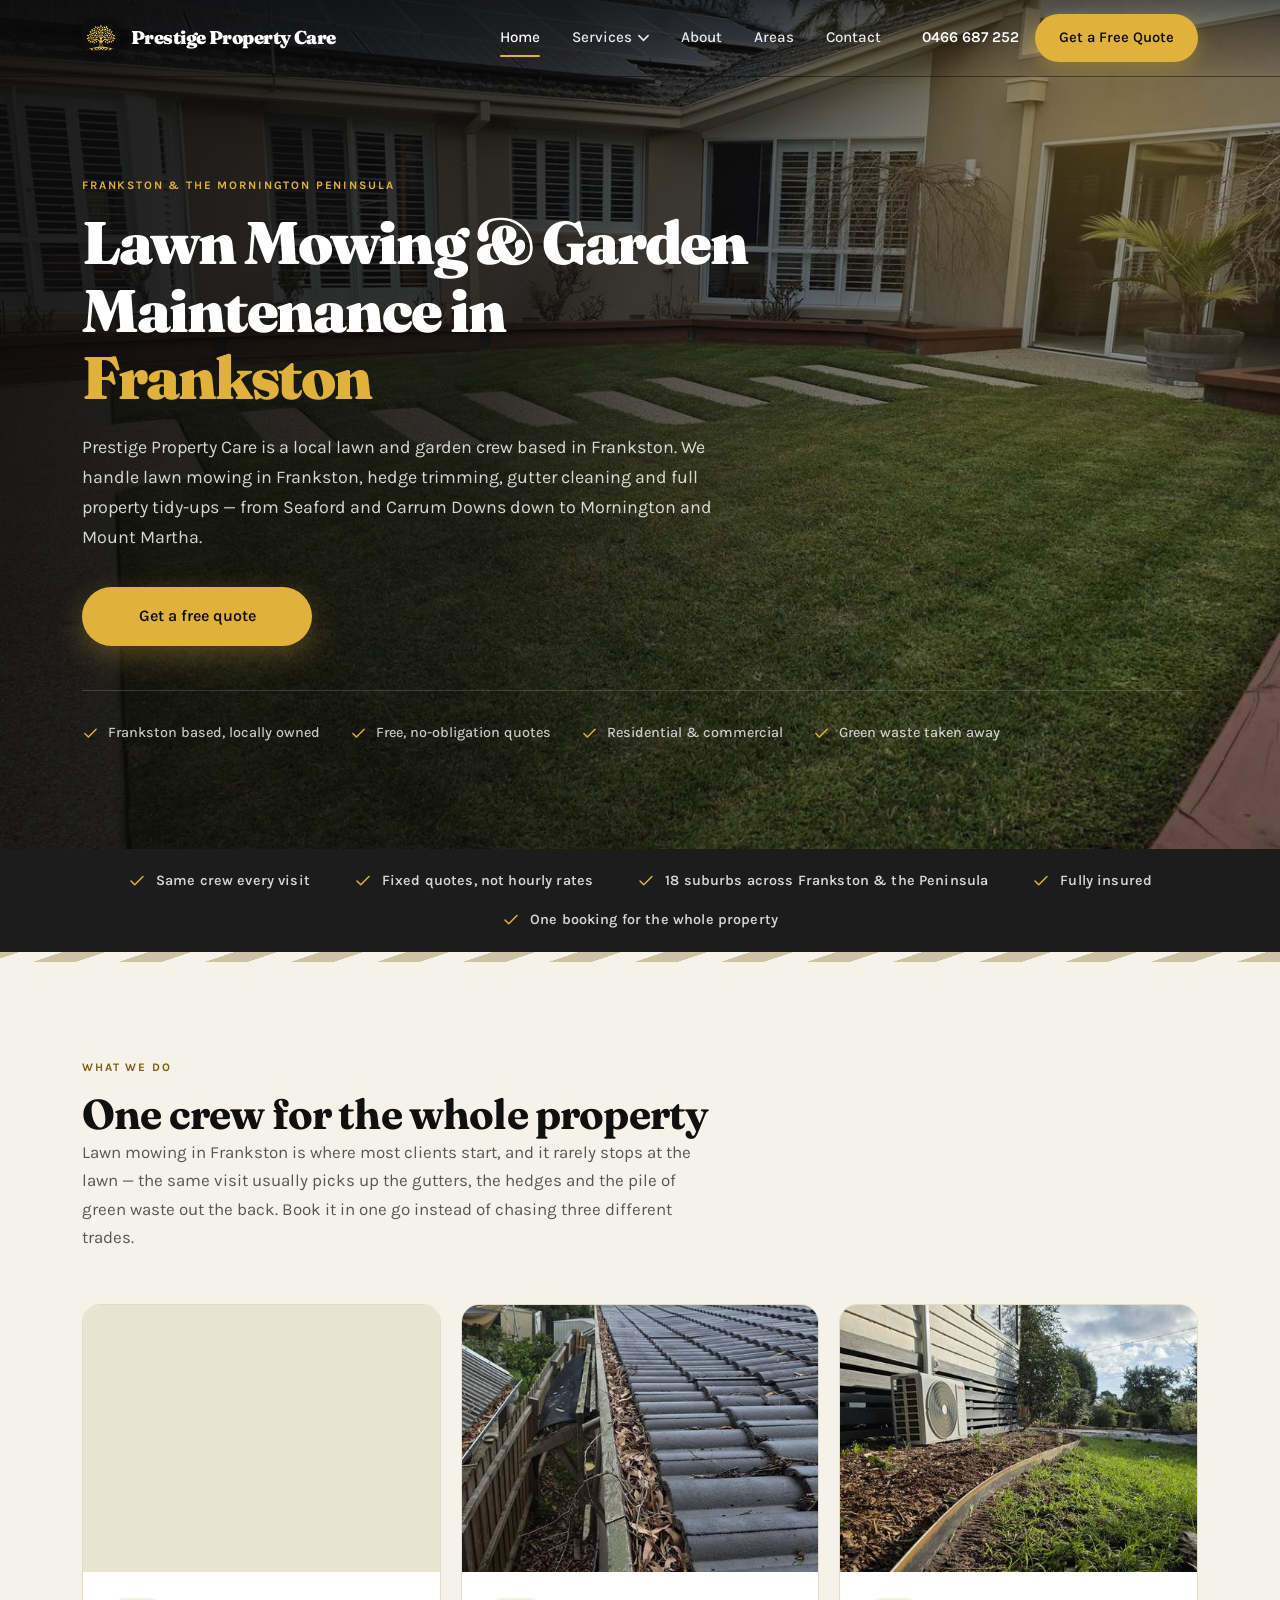
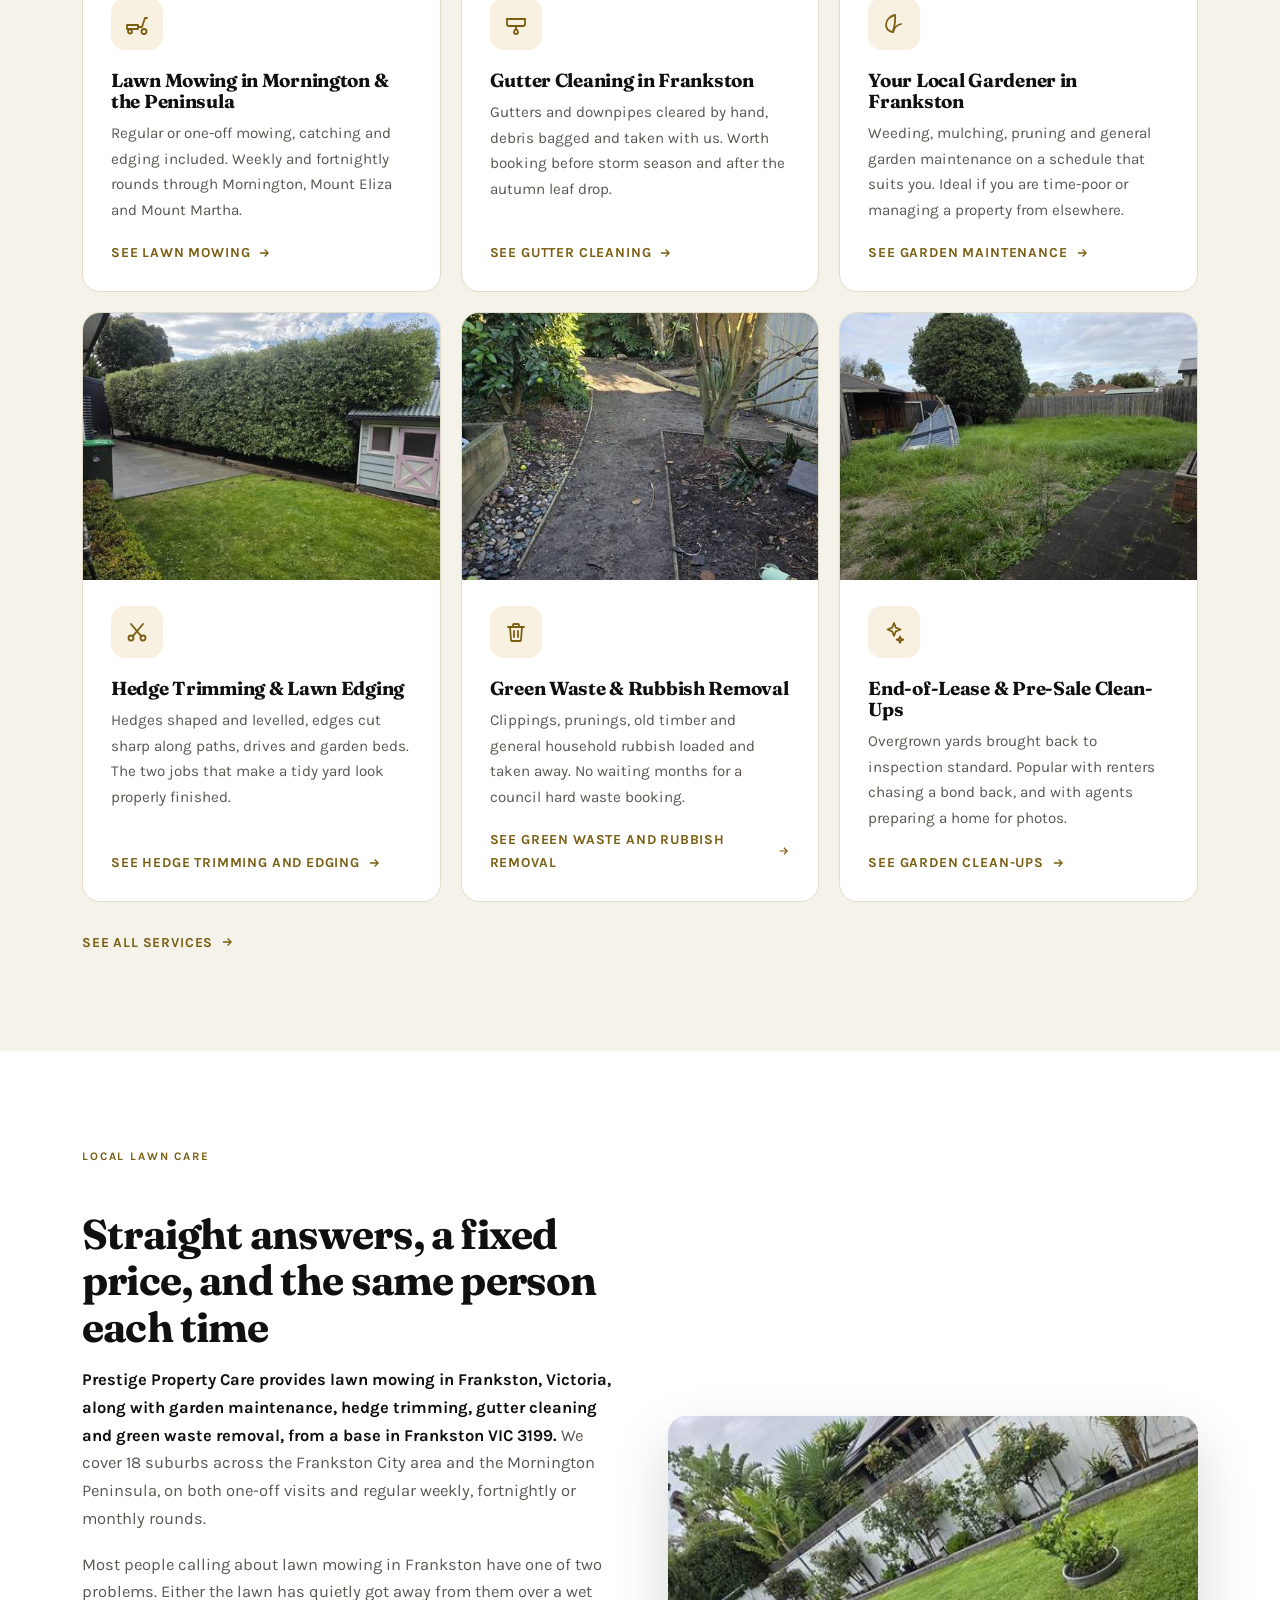
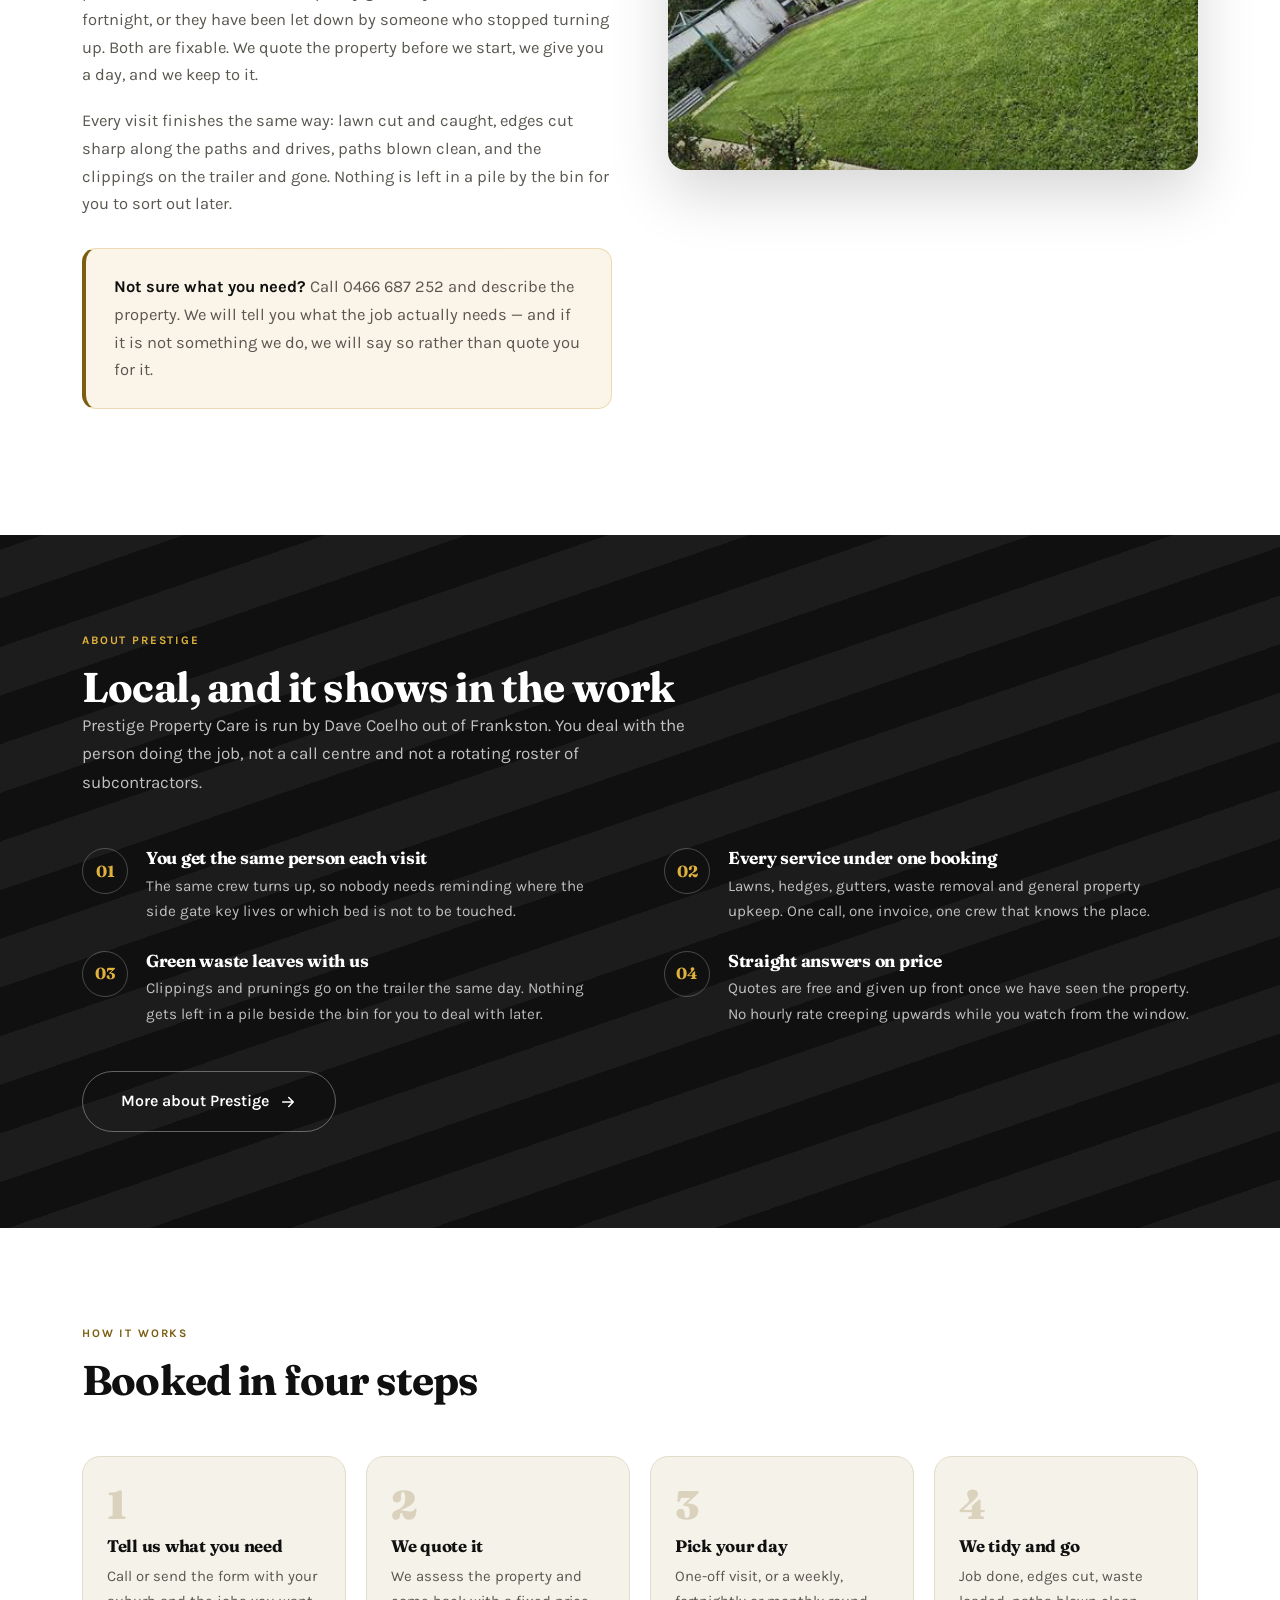
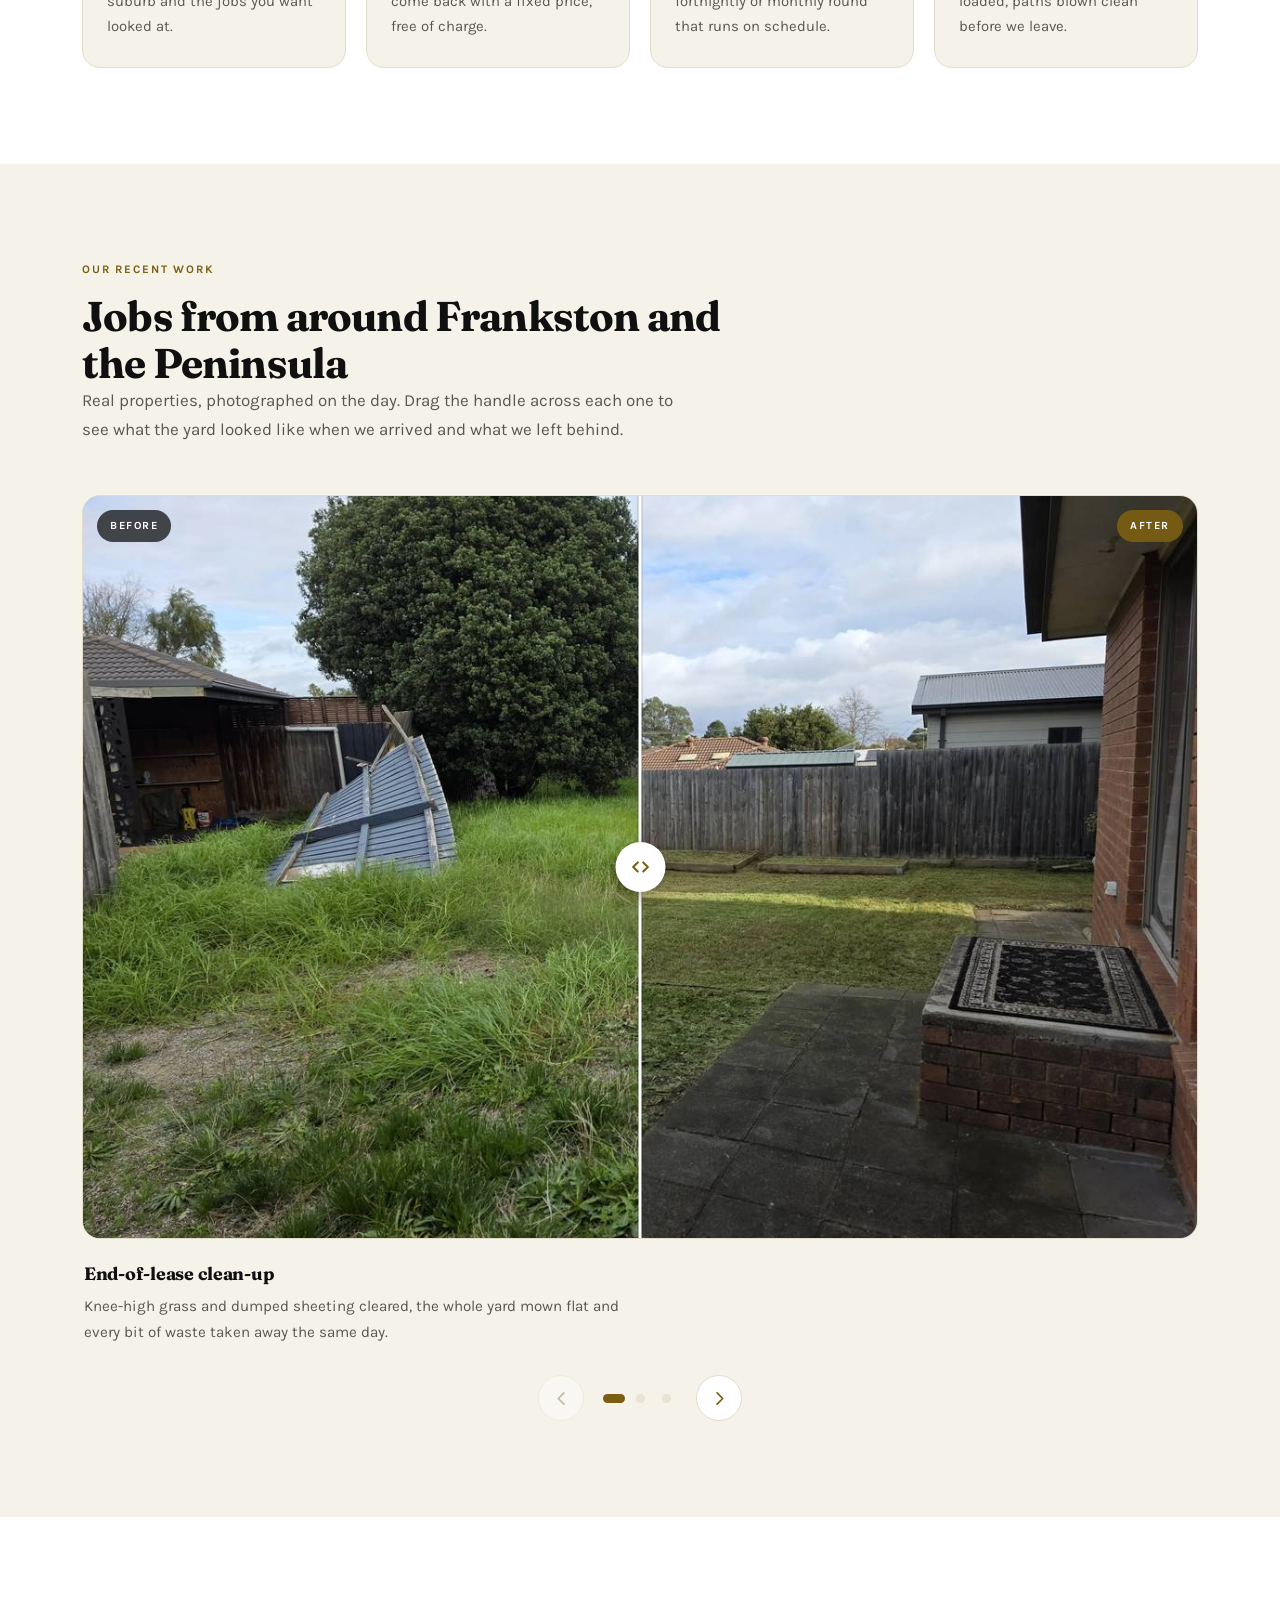
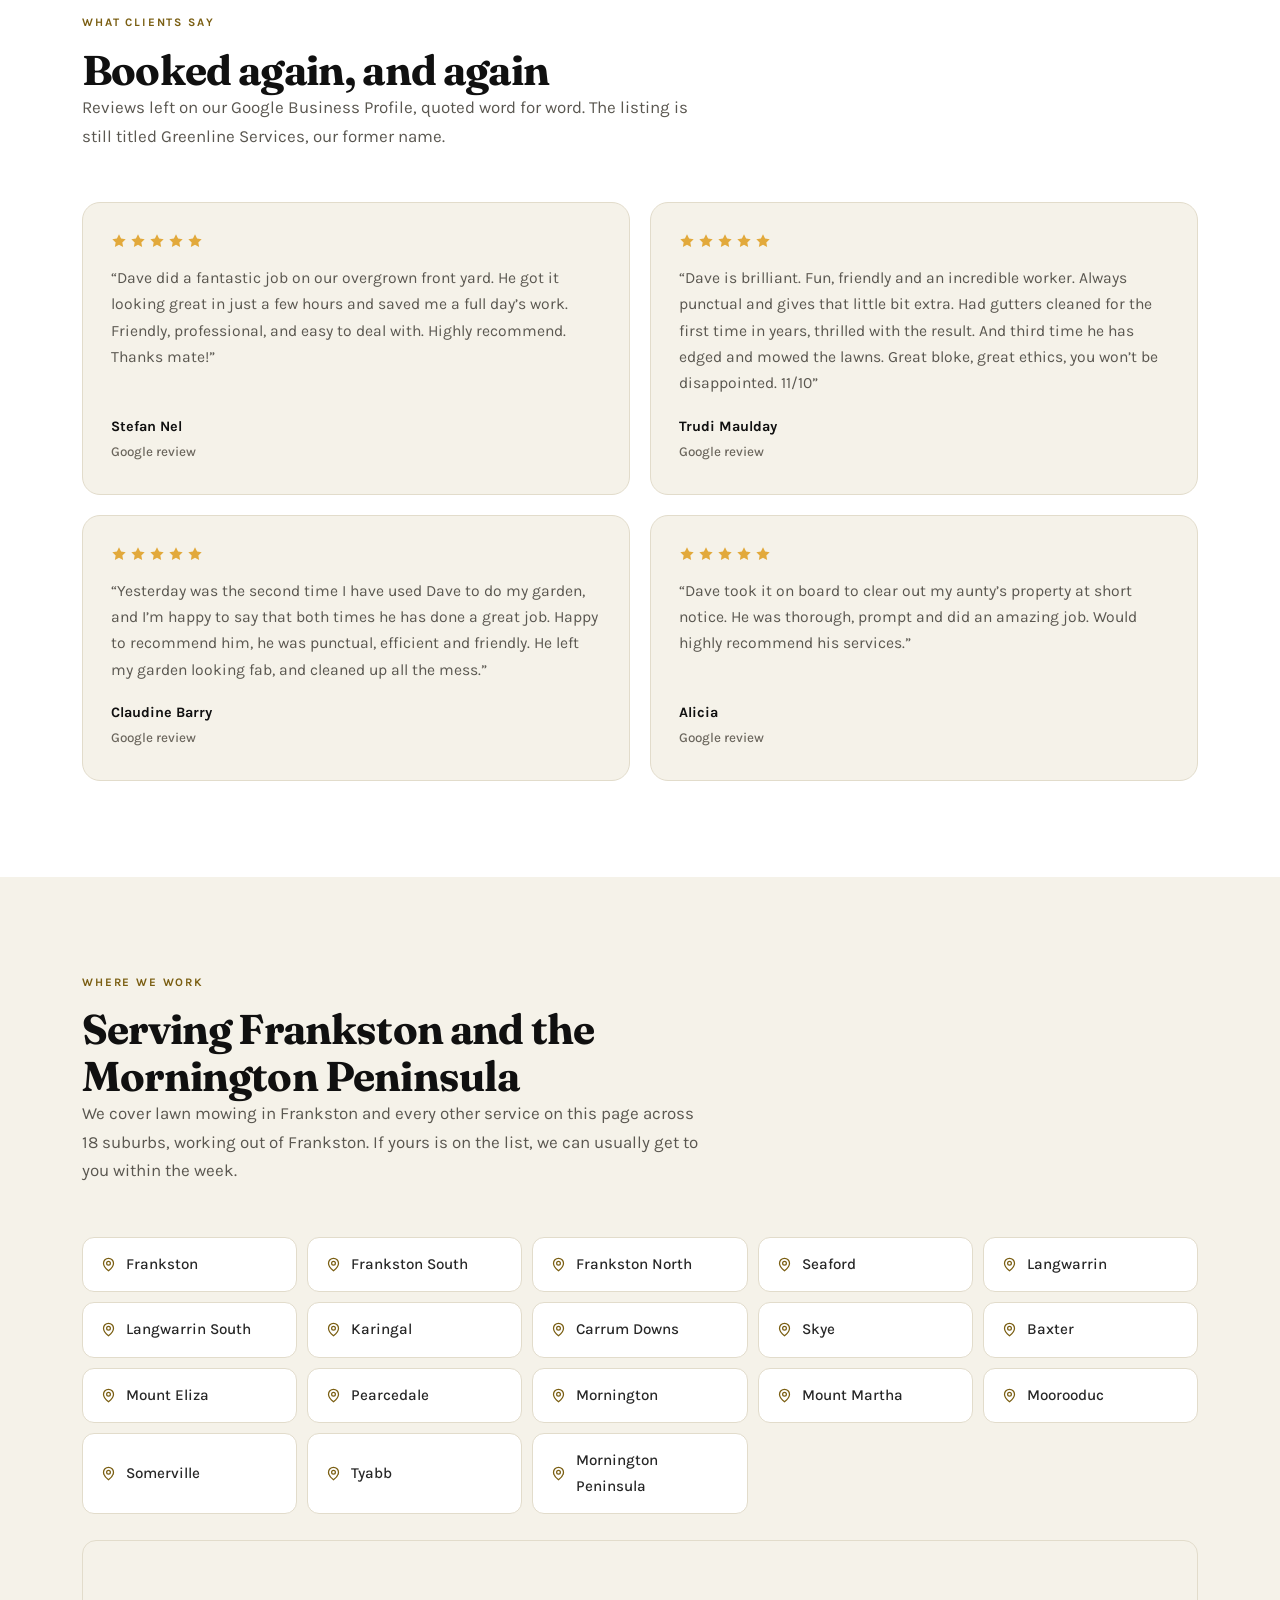
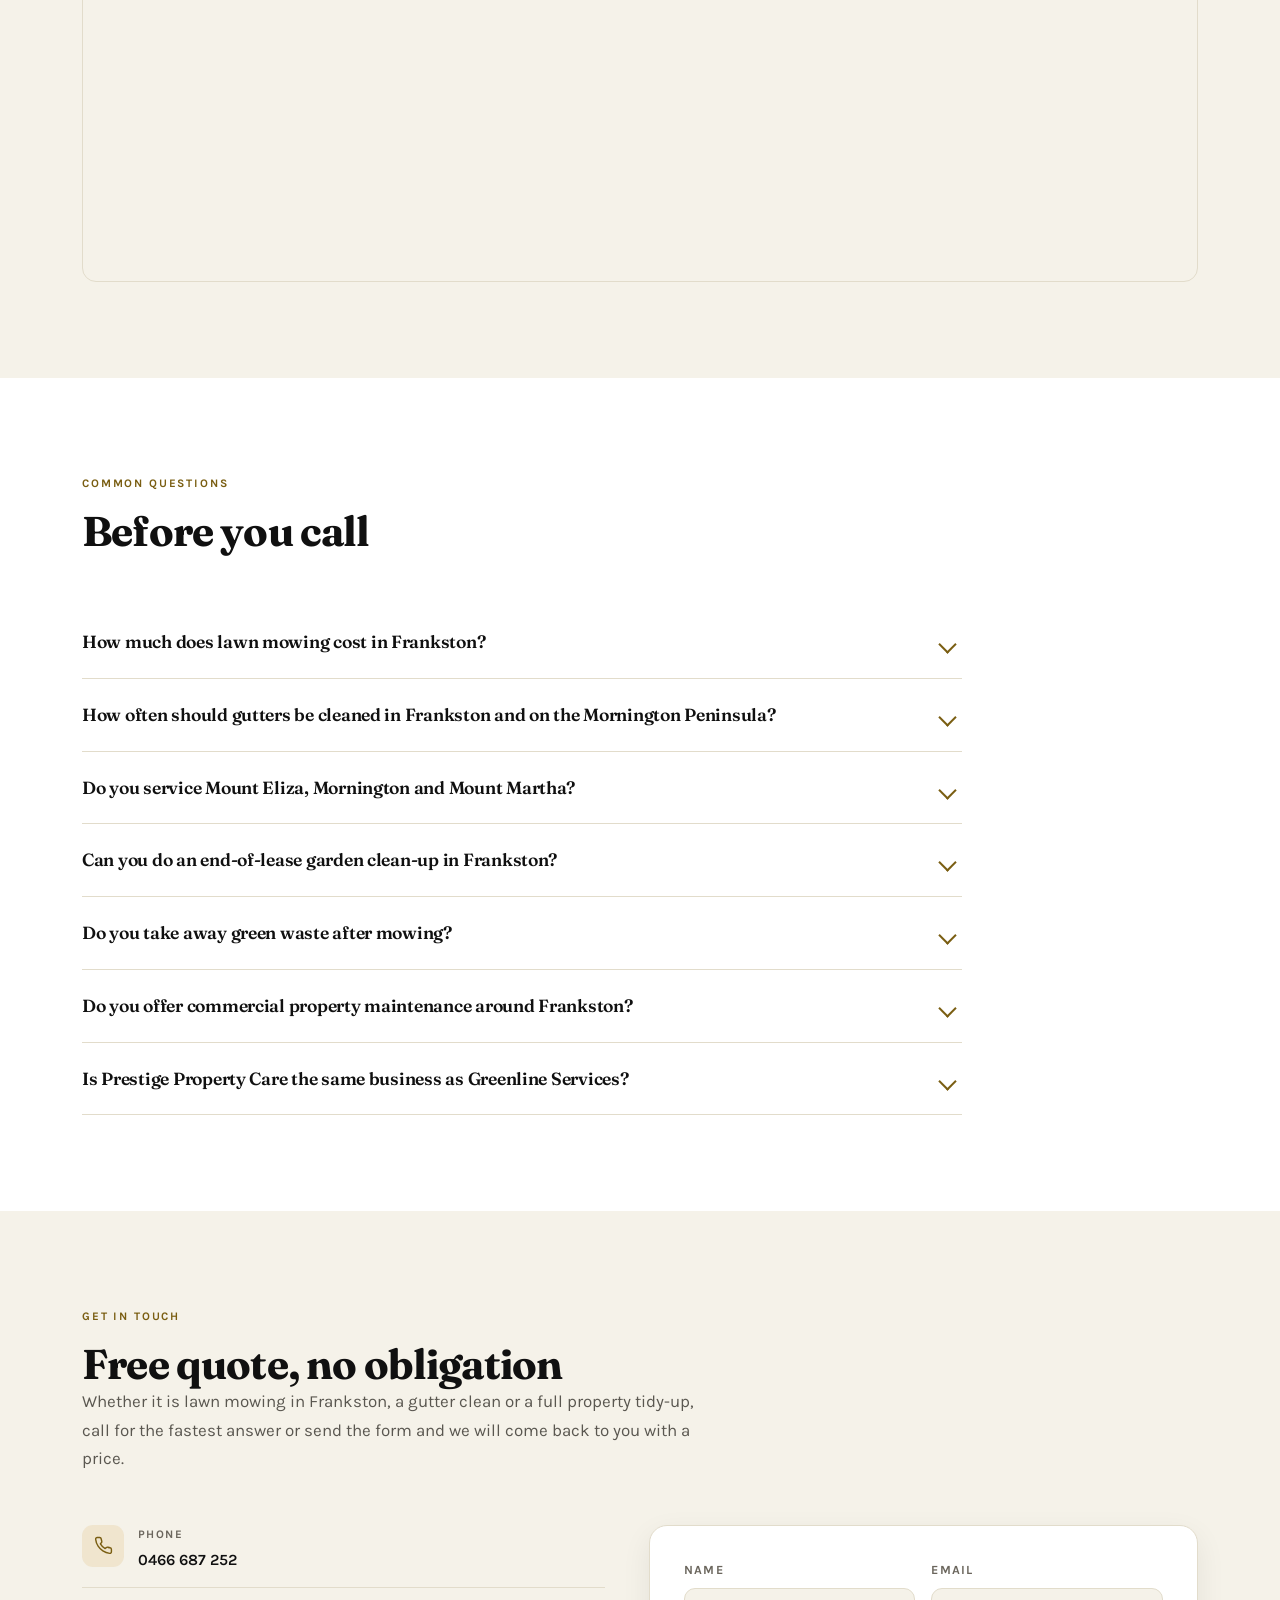
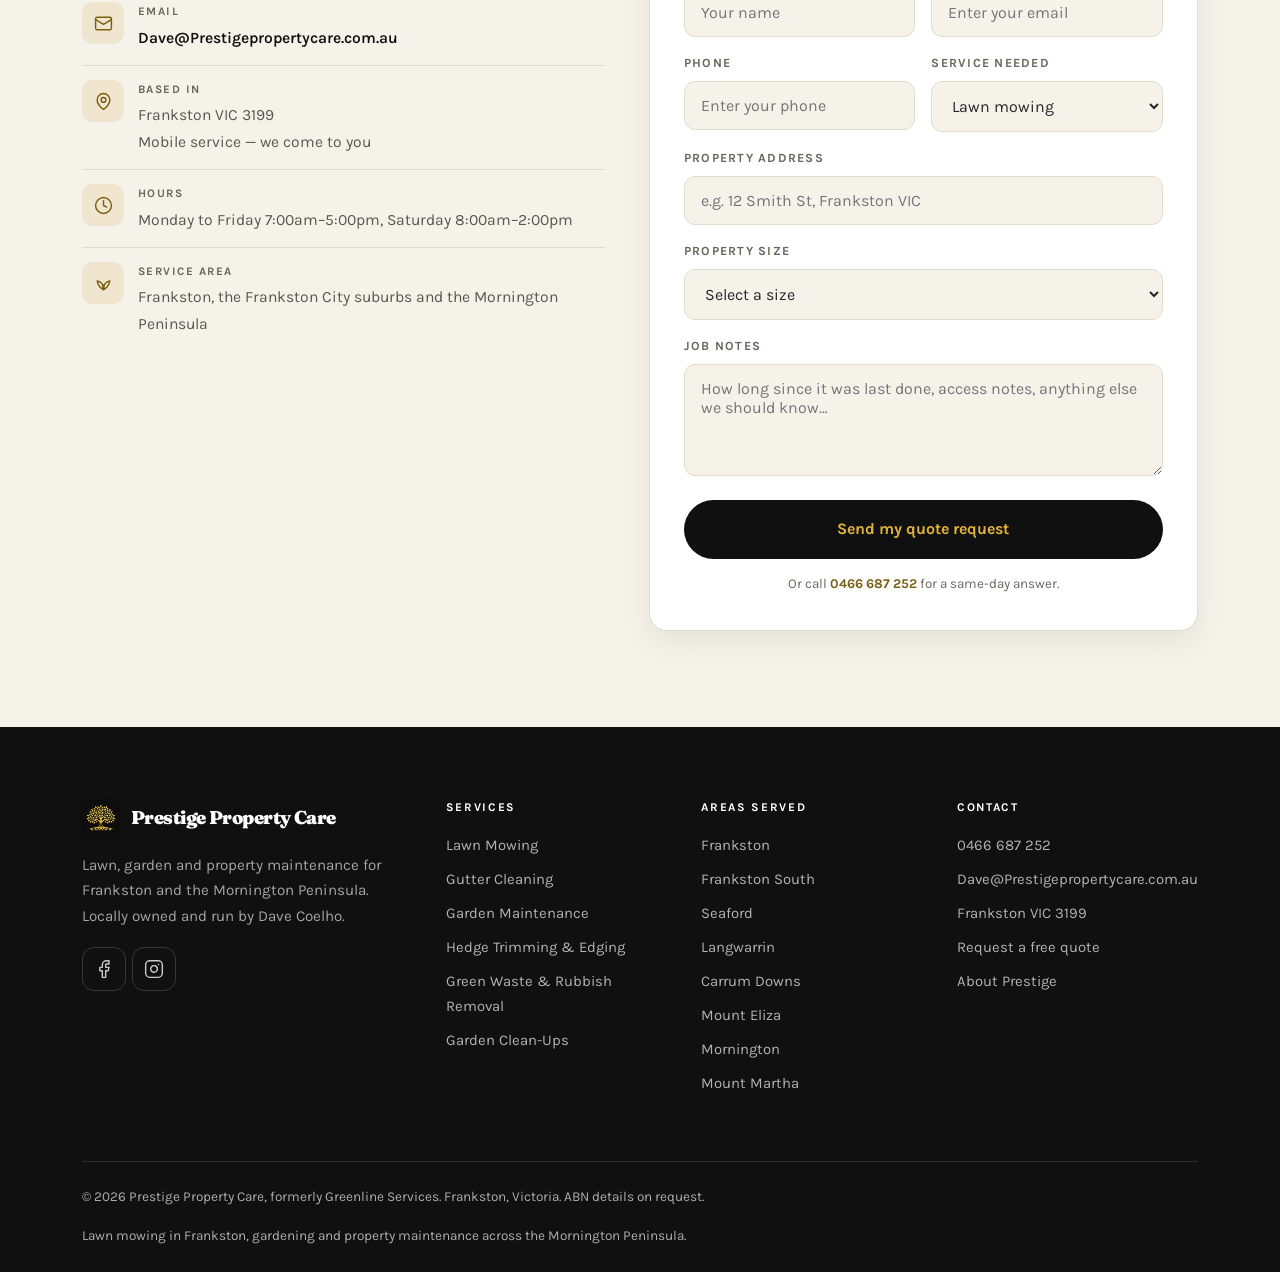
<file: index.html>
<!DOCTYPE html>
<html lang="en-AU">
<head>
<!-- sales-brain:analytics -->
<!-- sales-brain:ga -->
<script async src="https://www.googletagmanager.com/gtag/js?id=G-1RZ0Q09788"></script>
<script>window.dataLayer=window.dataLayer||[];function gtag(){dataLayer.push(arguments);}gtag('js',new Date());gtag('config','G-1RZ0Q09788');</script>
<!-- /sales-brain:ga -->
<script>addEventListener('load',function(){try{if(!/\/(thank-?you|thanks)(\/|$)/i.test(location.pathname)||typeof gtag!=='function')return;var k='sb-lead:'+location.pathname+location.search;if(sessionStorage.getItem(k))return;sessionStorage.setItem(k,'1');gtag('event','generate_lead',{page_path:location.pathname});}catch(e){}});</script>
<!-- /sales-brain:analytics -->
<meta charset="utf-8">
<meta name="viewport" content="width=device-width, initial-scale=1">
<title>Lawn Mowing Frankston | Garden Care | Prestige Property Care</title>
<meta name="description" content="Lawn mowing in Frankston from Prestige Property Care. Local lawn care, garden maintenance, hedge trimming and gutter cleaning across the Mornington Peninsula.">
<link rel="canonical" href="https://prestigepropertycare.com.au/">
<meta name="robots" content="index, follow, max-image-preview:large, max-snippet:-1">
<meta name="theme-color" content="#101010">
<meta name="geo.region" content="AU-VIC">
<meta name="geo.placename" content="Frankston, Victoria">
<meta name="geo.position" content="-38.1442;145.1281">
<meta name="ICBM" content="-38.1442, 145.1281">

<meta property="og:type" content="website">
<meta property="og:locale" content="en_AU">
<meta property="og:site_name" content="Prestige Property Care">
<meta property="og:title" content="Lawn Mowing Frankston | Garden Care | Prestige Property Care">
<meta property="og:description" content="Lawn mowing in Frankston from Prestige Property Care. Local lawn care, garden maintenance, hedge trimming and gutter cleaning across the Mornington Peninsula.">
<meta property="og:url" content="https://prestigepropertycare.com.au/">
<meta property="og:image" content="https://prestigepropertycare.com.au/assets/img/og.jpg">
<meta name="twitter:card" content="summary_large_image">
<meta name="twitter:title" content="Lawn Mowing Frankston | Garden Care | Prestige Property Care">
<meta name="twitter:description" content="Lawn mowing in Frankston from Prestige Property Care. Local lawn care, garden maintenance, hedge trimming and gutter cleaning across the Mornington Peninsula.">
<meta name="twitter:image" content="https://prestigepropertycare.com.au/assets/img/og.jpg">

<link rel="preconnect" href="https://fonts.googleapis.com">
<link rel="preconnect" href="https://fonts.gstatic.com" crossorigin>
<link rel="preload" as="style" href="https://fonts.googleapis.com/css2?family=Fraunces:opsz,wght@9..144,600;9..144,700;9..144,900&family=Karla:wght@400;500;600;700&display=swap">
<link rel="stylesheet" href="https://fonts.googleapis.com/css2?family=Fraunces:opsz,wght@9..144,600;9..144,700;9..144,900&family=Karla:wght@400;500;600;700&display=swap" media="print" onload="this.media='all'">
<noscript><link rel="stylesheet" href="https://fonts.googleapis.com/css2?family=Fraunces:opsz,wght@9..144,600;9..144,700;9..144,900&family=Karla:wght@400;500;600;700&display=swap"></noscript>
<link rel="icon" href="/assets/img/favicon-32.png" sizes="32x32" type="image/png">
<link rel="icon" href="/assets/img/icon-192.png" sizes="192x192" type="image/png">
<link rel="apple-touch-icon" href="/assets/img/apple-touch-icon.png">
<link rel="stylesheet" href="/assets/css/site.min.css">
<link rel="preload" as="image" href="/assets/img/hero.jpg" imagesrcset="/assets/img/hero-480.jpg 480w, /assets/img/hero-800.jpg 800w, /assets/img/hero-1200.jpg 1200w, /assets/img/hero-1600.jpg 1600w, /assets/img/hero.jpg 2000w" imagesizes="100vw" fetchpriority="high">


<script defer
  src="https://link.msgsndr.com/js/external-tracking.js"
  data-tracking-id="tk_9f5144f196b340e59b8396dd9921dc07">
</script>
</head>
<body>
<a class="skip-link" href="#main">Skip to content</a>
<!-- Generated by tools/build.py — edit the content there, not here. Prestige Property Care, Frankston VIC. -->
<header class="site-header" id="top">
  <div class="nav-inner">
    <a href="/" class="brand" aria-label="Prestige Property Care home">
      <span class="brand-mark"><img src="/assets/img/logo/mark-tree-120.png" alt="Prestige Property Care logo" width="120" height="120" decoding="async"></span>
      <span class="brand-name">Prestige Property Care</span>
    </a>

    <nav class="nav-main" aria-label="Main navigation">
      <a href="/" class="nav-link is-active">Home</a>

      <div class="nav-dropdown">
        <button class="nav-link nav-trigger" aria-expanded="false" aria-controls="services-menu">
          Services
          <svg class="caret" viewBox="0 0 12 8" aria-hidden="true"><path d="M1 1.5 6 6.5l5-5" fill="none" stroke="currentColor" stroke-width="1.8" stroke-linecap="round"/></svg>
        </button>
        <div class="dropdown-panel" id="services-menu" role="menu">
          <a class="dd-item" role="menuitem" href="/services/">
            <span class="dd-icon" aria-hidden="true"><svg viewBox="0 0 24 24" aria-hidden="true"><rect x="3" y="3" width="7" height="7" rx="2"/><rect x="14" y="3" width="7" height="7" rx="2"/><rect x="3" y="14" width="7" height="7" rx="2"/><rect x="14" y="14" width="7" height="7" rx="2"/></svg></span>
            <span class="dd-text"><strong>All Services</strong><em>Complete property upkeep</em></span>
          </a><a class="dd-item" role="menuitem" href="/services/lawn-mowing/">
            <span class="dd-icon" aria-hidden="true"><svg viewBox="0 0 24 24" aria-hidden="true"><path d="M2 17h11v-4H2z"/><circle cx="5" cy="19.5" r="2"/><circle cx="19" cy="19.5" r="2.5"/><path d="M13 15h4l3-9h2"/></svg></span>
            <span class="dd-text"><strong>Lawn Mowing</strong><em>Mornington, Mount Eliza &amp; the Peninsula</em></span>
          </a><a class="dd-item" role="menuitem" href="/services/gutter-cleaning/">
            <span class="dd-icon" aria-hidden="true"><svg viewBox="0 0 24 24" aria-hidden="true"><path d="M3 7h18"/><path d="M3 7v5a2 2 0 0 0 2 2h14a2 2 0 0 0 2-2V7"/><path d="M12 14v3"/><path d="M12 22a2 2 0 0 1-2-2c0-1.2 2-3 2-3s2 1.8 2 3a2 2 0 0 1-2 2Z"/></svg></span>
            <span class="dd-text"><strong>Gutter Cleaning</strong><em>Frankston, Seaford &amp; Carrum Downs</em></span>
          </a><a class="dd-item" role="menuitem" href="/services/garden-maintenance/">
            <span class="dd-icon" aria-hidden="true"><svg viewBox="0 0 24 24" aria-hidden="true"><path d="M11 20A7 7 0 0 1 4 13c0-5 4-9 9-10 1 6-1 12-2 17Z"/><path d="M11 20c1-4 4-7 8-8"/></svg></span>
            <span class="dd-text"><strong>Garden Maintenance</strong><em>Frankston &amp; Frankston South</em></span>
          </a><a class="dd-item" role="menuitem" href="/services/hedge-trimming/">
            <span class="dd-icon" aria-hidden="true"><svg viewBox="0 0 24 24" aria-hidden="true"><circle cx="6" cy="18" r="2.5"/><circle cx="18" cy="18" r="2.5"/><path d="M7.7 16.3 18 4"/><path d="M16.3 16.3 6 4"/></svg></span>
            <span class="dd-text"><strong>Hedge Trimming &amp; Edging</strong><em>Langwarrin, Karingal &amp; Baxter</em></span>
          </a><a class="dd-item" role="menuitem" href="/services/rubbish-removal/">
            <span class="dd-icon" aria-hidden="true"><svg viewBox="0 0 24 24" aria-hidden="true"><path d="M4 7h16"/><path d="M9 7V5a1 1 0 0 1 1-1h4a1 1 0 0 1 1 1v2"/><path d="M6 7l1 13a1 1 0 0 0 1 1h8a1 1 0 0 0 1-1l1-13"/><path d="M10 11v6M14 11v6"/></svg></span>
            <span class="dd-text"><strong>Green Waste &amp; Rubbish Removal</strong><em>Frankston, Skye &amp; Carrum Downs</em></span>
          </a><a class="dd-item" role="menuitem" href="/services/garden-clean-ups/">
            <span class="dd-icon" aria-hidden="true"><svg viewBox="0 0 24 24" aria-hidden="true"><path d="M12 3l1.8 4.7L18.5 9.5 13.8 11.3 12 16l-1.8-4.7L5.5 9.5l4.7-1.8Z"/><path d="M18 16.5l.9 2.3 2.3.9-2.3.9-.9 2.3-.9-2.3-2.3-.9 2.3-.9Z"/></svg></span>
            <span class="dd-text"><strong>Garden Clean-Ups</strong><em>End-of-lease &amp; pre-sale, Mount Eliza</em></span>
          </a>
        </div>
      </div>

      <a href="/about/" class="nav-link">About</a>
      <a href="/#areas" class="nav-link">Areas</a>
      <a href="/contact/" class="nav-link">Contact</a>
    </nav>

    <div class="nav-actions">
      <a href="tel:+61466687252" class="nav-phone">0466 687 252</a>
      <a href="/contact/" class="btn-cta" data-quote-open>Get a Free Quote</a>
    </div>

    <button class="nav-burger" aria-label="Open menu" aria-expanded="false" aria-controls="mobile-nav">
      <span></span><span></span><span></span>
    </button>
  </div>
</header>

<div class="scrim" hidden></div>

<nav class="mobile-nav" id="mobile-nav" aria-label="Mobile navigation">
  <a href="/">Home</a>
  <button class="acc-btn" aria-expanded="false">Services <span aria-hidden="true">+</span></button>
  <div class="acc-body">
    <a href="/services/">All Services</a>
    <a href="/services/lawn-mowing/">Lawn Mowing</a><a href="/services/gutter-cleaning/">Gutter Cleaning</a><a href="/services/garden-maintenance/">Garden Maintenance</a><a href="/services/hedge-trimming/">Hedge Trimming &amp; Edging</a><a href="/services/rubbish-removal/">Green Waste &amp; Rubbish Removal</a><a href="/services/garden-clean-ups/">Garden Clean-Ups</a>
  </div>
  <a href="/about/">About</a>
  <a href="/#areas">Areas</a>
  <a href="/contact/">Contact</a>
  <a href="/contact/" data-quote-open class="mobile-quote">Get a free quote</a>
  <a href="tel:+61466687252">Call 0466 687 252</a>
</nav>
<main id="main">
<section class="hero">
  <div class="hero-media" aria-hidden="true"><img src="/assets/img/hero.jpg" srcset="/assets/img/hero-480.jpg 480w, /assets/img/hero-800.jpg 800w, /assets/img/hero-1200.jpg 1200w, /assets/img/hero-1600.jpg 1600w, /assets/img/hero.jpg 2000w" sizes="100vw" alt="Freshly mown back lawn with stepping stones and clipped garden beds at a Frankston home maintained by Prestige Property Care" width="2000" height="1125" loading="eager" fetchpriority="high" decoding="async"></div>
  <div class="hero-in">
    <span class="eyebrow">Frankston &amp; the Mornington Peninsula</span>
    <h1>Lawn Mowing &amp; Garden Maintenance in <em>Frankston</em></h1>
    <p class="hero-sub">Prestige Property Care is a local lawn and garden crew based in Frankston. We handle lawn mowing in Frankston, hedge trimming, gutter cleaning and full property tidy-ups &mdash; from Seaford and Carrum Downs down to Mornington and Mount Martha.</p>
    <div class="hero-cta">
      <button type="button" class="btn-lg btn-solid" data-quote-open>Get a free quote</button>
    </div>
    <div class="hero-strip">
      <div><svg viewBox="0 0 24 24" aria-hidden="true"><path d="M20 6 9 17l-5-5"/></svg>Frankston based, locally owned</div>
      <div><svg viewBox="0 0 24 24" aria-hidden="true"><path d="M20 6 9 17l-5-5"/></svg>Free, no-obligation quotes</div>
      <div><svg viewBox="0 0 24 24" aria-hidden="true"><path d="M20 6 9 17l-5-5"/></svg>Residential &amp; commercial</div>
      <div><svg viewBox="0 0 24 24" aria-hidden="true"><path d="M20 6 9 17l-5-5"/></svg>Green waste taken away</div>
    </div>
  </div>
</section>

<div class="trustbar">
  <div class="wrap">
    <ul>
      <li><svg viewBox="0 0 24 24" aria-hidden="true"><path d="M20 6 9 17l-5-5"/></svg>Same crew every visit</li>
      <li><svg viewBox="0 0 24 24" aria-hidden="true"><path d="M20 6 9 17l-5-5"/></svg>Fixed quotes, not hourly rates</li>
      <li><svg viewBox="0 0 24 24" aria-hidden="true"><path d="M20 6 9 17l-5-5"/></svg>18 suburbs across Frankston &amp; the Peninsula</li>
      <li><svg viewBox="0 0 24 24" aria-hidden="true"><path d="M20 6 9 17l-5-5"/></svg>Fully insured</li>
      <li><svg viewBox="0 0 24 24" aria-hidden="true"><path d="M20 6 9 17l-5-5"/></svg>One booking for the whole property</li>
    </ul>
  </div>
</div>

<hr class="stripe-rule">



<!-- ===== SERVICES ===== -->
<section class="sec" id="services">
  <div class="wrap">
    <div class="sec-head">
      <span class="eyebrow">What we do</span>
      <h2>One crew for the whole property</h2>
      <p class="lede">Lawn mowing in Frankston is where most clients start, and it rarely stops at the lawn &mdash; the same visit usually picks up the gutters, the hedges and the pile of green waste out the back. Book it in one go instead of chasing three different trades.</p>
    </div>
    <div class="svc-grid"><a class="svc" href="/services/lawn-mowing/">
        <span class="svc-photo"><img src="/assets/img/lawn-mowing.jpg" srcset="/assets/img/lawn-mowing-480.jpg 480w, /assets/img/lawn-mowing-800.jpg 800w, /assets/img/lawn-mowing-1200.jpg 1200w, /assets/img/lawn-mowing.jpg 1304w" sizes="(max-width:600px) 100vw, (max-width:1040px) 50vw, 360px" alt="Freshly mown back lawn edged along the concrete path, with planted garden beds behind, on a Mornington Peninsula property" width="1304" height="978" loading="lazy" decoding="async"></span>
        <span class="svc-body">
          <span class="svc-icon" aria-hidden="true"><svg viewBox="0 0 24 24"><path d="M2 17h11v-4H2z"/><circle cx="5" cy="19.5" r="2"/><circle cx="19" cy="19.5" r="2.5"/><path d="M13 15h4l3-9h2"/></svg></span>
          <h3>Lawn Mowing in Mornington &amp; the Peninsula</h3>
          <p>Regular or one-off mowing, catching and edging included. Weekly and fortnightly rounds through Mornington, Mount Eliza and Mount Martha.</p>
          <span class="svc-link">See lawn mowing <svg viewBox="0 0 24 24" aria-hidden="true"><path d="M5 12h14M13 6l6 6-6 6"/></svg></span>
        </span>
      </a><a class="svc" href="/services/gutter-cleaning/">
        <span class="svc-photo"><img src="/assets/img/gutter-cleaning.jpg" srcset="/assets/img/gutter-cleaning-480.jpg 480w, /assets/img/gutter-cleaning-800.jpg 800w, /assets/img/gutter-cleaning-1200.jpg 1200w, /assets/img/gutter-cleaning.jpg 1600w" sizes="(max-width:600px) 100vw, (max-width:1040px) 50vw, 360px" alt="Roof gutter in Frankston packed with gum leaves and bark before a Prestige Property Care gutter clean" width="1600" height="1200" loading="lazy" decoding="async"></span>
        <span class="svc-body">
          <span class="svc-icon" aria-hidden="true"><svg viewBox="0 0 24 24"><path d="M3 7h18"/><path d="M3 7v5a2 2 0 0 0 2 2h14a2 2 0 0 0 2-2V7"/><path d="M12 14v3"/><path d="M12 22a2 2 0 0 1-2-2c0-1.2 2-3 2-3s2 1.8 2 3a2 2 0 0 1-2 2Z"/></svg></span>
          <h3>Gutter Cleaning in Frankston</h3>
          <p>Gutters and downpipes cleared by hand, debris bagged and taken with us. Worth booking before storm season and after the autumn leaf drop.</p>
          <span class="svc-link">See gutter cleaning <svg viewBox="0 0 24 24" aria-hidden="true"><path d="M5 12h14M13 6l6 6-6 6"/></svg></span>
        </span>
      </a><a class="svc" href="/services/garden-maintenance/">
        <span class="svc-photo"><img src="/assets/img/garden-maintenance.jpg" srcset="/assets/img/garden-maintenance-480.jpg 480w, /assets/img/garden-maintenance-800.jpg 800w, /assets/img/garden-maintenance-1200.jpg 1200w, /assets/img/garden-maintenance.jpg 1600w" sizes="(max-width:600px) 100vw, (max-width:1040px) 50vw, 360px" alt="Garden bed remulched and re-edged beside a mown lawn during a regular garden maintenance visit in Frankston" width="1600" height="1200" loading="lazy" decoding="async"></span>
        <span class="svc-body">
          <span class="svc-icon" aria-hidden="true"><svg viewBox="0 0 24 24"><path d="M11 20A7 7 0 0 1 4 13c0-5 4-9 9-10 1 6-1 12-2 17Z"/><path d="M11 20c1-4 4-7 8-8"/></svg></span>
          <h3>Your Local Gardener in Frankston</h3>
          <p>Weeding, mulching, pruning and general garden maintenance on a schedule that suits you. Ideal if you are time-poor or managing a property from elsewhere.</p>
          <span class="svc-link">See garden maintenance <svg viewBox="0 0 24 24" aria-hidden="true"><path d="M5 12h14M13 6l6 6-6 6"/></svg></span>
        </span>
      </a><a class="svc" href="/services/hedge-trimming/">
        <span class="svc-photo"><img src="/assets/img/hedge-trimming.jpg" srcset="/assets/img/hedge-trimming-480.jpg 480w, /assets/img/hedge-trimming-800.jpg 800w, /assets/img/hedge-trimming-1200.jpg 1200w, /assets/img/hedge-trimming.jpg 1500w" sizes="(max-width:600px) 100vw, (max-width:1040px) 50vw, 360px" alt="Long boundary hedge trimmed flat along its face beside a mown lawn in Frankston" width="1500" height="1125" loading="lazy" decoding="async"></span>
        <span class="svc-body">
          <span class="svc-icon" aria-hidden="true"><svg viewBox="0 0 24 24"><circle cx="6" cy="18" r="2.5"/><circle cx="18" cy="18" r="2.5"/><path d="M7.7 16.3 18 4"/><path d="M16.3 16.3 6 4"/></svg></span>
          <h3>Hedge Trimming &amp; Lawn Edging</h3>
          <p>Hedges shaped and levelled, edges cut sharp along paths, drives and garden beds. The two jobs that make a tidy yard look properly finished.</p>
          <span class="svc-link">See hedge trimming and edging <svg viewBox="0 0 24 24" aria-hidden="true"><path d="M5 12h14M13 6l6 6-6 6"/></svg></span>
        </span>
      </a><a class="svc" href="/services/rubbish-removal/">
        <span class="svc-photo"><img src="/assets/img/rubbish-removal.jpg" srcset="/assets/img/rubbish-removal-480.jpg 480w, /assets/img/rubbish-removal-800.jpg 800w, /assets/img/rubbish-removal-1200.jpg 1200w, /assets/img/rubbish-removal.jpg 1600w" sizes="(max-width:600px) 100vw, (max-width:1040px) 50vw, 360px" alt="Backyard cleared back to bare ground in Frankston, with all green waste and rubbish taken away" width="1600" height="1200" loading="lazy" decoding="async"></span>
        <span class="svc-body">
          <span class="svc-icon" aria-hidden="true"><svg viewBox="0 0 24 24"><path d="M4 7h16"/><path d="M9 7V5a1 1 0 0 1 1-1h4a1 1 0 0 1 1 1v2"/><path d="M6 7l1 13a1 1 0 0 0 1 1h8a1 1 0 0 0 1-1l1-13"/><path d="M10 11v6M14 11v6"/></svg></span>
          <h3>Green Waste &amp; Rubbish Removal</h3>
          <p>Clippings, prunings, old timber and general household rubbish loaded and taken away. No waiting months for a council hard waste booking.</p>
          <span class="svc-link">See green waste and rubbish removal <svg viewBox="0 0 24 24" aria-hidden="true"><path d="M5 12h14M13 6l6 6-6 6"/></svg></span>
        </span>
      </a><a class="svc" href="/services/garden-clean-ups/">
        <span class="svc-photo"><img src="/assets/img/garden-clean-ups.jpg" srcset="/assets/img/garden-clean-ups-480.jpg 480w, /assets/img/garden-clean-ups-800.jpg 800w, /assets/img/garden-clean-ups-1200.jpg 1200w, /assets/img/garden-clean-ups.jpg 1600w" sizes="(max-width:600px) 100vw, (max-width:1040px) 50vw, 360px" alt="Overgrown Frankston backyard with knee-high grass and debris, before an end-of-lease garden clean up" width="1600" height="1200" loading="lazy" decoding="async"></span>
        <span class="svc-body">
          <span class="svc-icon" aria-hidden="true"><svg viewBox="0 0 24 24"><path d="M12 3l1.8 4.7L18.5 9.5 13.8 11.3 12 16l-1.8-4.7L5.5 9.5l4.7-1.8Z"/><path d="M18 16.5l.9 2.3 2.3.9-2.3.9-.9 2.3-.9-2.3-2.3-.9 2.3-.9Z"/></svg></span>
          <h3>End-of-Lease &amp; Pre-Sale Clean-Ups</h3>
          <p>Overgrown yards brought back to inspection standard. Popular with renters chasing a bond back, and with agents preparing a home for photos.</p>
          <span class="svc-link">See garden clean-ups <svg viewBox="0 0 24 24" aria-hidden="true"><path d="M5 12h14M13 6l6 6-6 6"/></svg></span>
        </span>
      </a></div>
    <p style="margin-top:26px"><a href="/services/" class="svc-link">See all services <svg viewBox="0 0 24 24" aria-hidden="true"><path d="M5 12h14M13 6l6 6-6 6"/></svg></a></p>
  </div>
</section>

<!-- ===== INTRO / GEO ANSWER BLOCK ===== -->
<section class="sec sec-alt">
  <div class="wrap">
    <div class="split">
      <div class="prose">
        <span class="eyebrow">Local lawn care</span>
        <h2>Straight answers, a fixed price, and the same person each time</h2>
        <p><strong>Prestige Property Care provides lawn mowing in Frankston, Victoria, along with garden maintenance, hedge trimming, gutter cleaning and green waste removal, from a base in Frankston VIC 3199.</strong> We cover 18 suburbs across the Frankston City area and the Mornington Peninsula, on both one-off visits and regular weekly, fortnightly or monthly rounds.</p>
        <p>Most people calling about lawn mowing in Frankston have one of two problems. Either the lawn has quietly got away from them over a wet fortnight, or they have been let down by someone who stopped turning up. Both are fixable. We quote the property before we start, we give you a day, and we keep to it.</p>
        <p>Every visit finishes the same way: lawn cut and caught, edges cut sharp along the paths and drives, paths blown clean, and the clippings on the trailer and gone. Nothing is left in a pile by the bin for you to sort out later.</p>
        <div class="callout">
          <p><strong>Not sure what you need?</strong> Call 0466 687 252 and describe the property. We will tell you what the job actually needs &mdash; and if it is not something we do, we will say so rather than quote you for it.</p>
        </div>
      </div>
      <div class="split-media"><img src="/assets/img/lawn-mowing.jpg" srcset="/assets/img/lawn-mowing-480.jpg 480w, /assets/img/lawn-mowing-800.jpg 800w, /assets/img/lawn-mowing-1200.jpg 1200w, /assets/img/lawn-mowing.jpg 1304w" sizes="(max-width:900px) 100vw, 50vw" alt="Freshly mown back lawn edged along the concrete path, with planted garden beds behind, on a Mornington Peninsula property" width="1304" height="978" loading="lazy" decoding="async"></div>
    </div>
  </div>
</section>

<!-- ===== WHY / ABOUT ===== -->
<section class="sec sec-dark" id="about">
  <div class="stripes" aria-hidden="true"></div>
  <div class="wrap" style="position:relative;z-index:2">
    <div class="sec-head">
      <span class="eyebrow">About Prestige</span>
      <h2>Local, and it shows in the work</h2>
      <p class="lede">Prestige Property Care is run by Dave Coelho out of Frankston. You deal with the person doing the job, not a call centre and not a rotating roster of subcontractors.</p>
    </div>
    <div class="why-grid">
      <div class="why-item">
        <span class="why-num">01</span>
        <div><h3>You get the same person each visit</h3><p>The same crew turns up, so nobody needs reminding where the side gate key lives or which bed is not to be touched.</p></div>
      </div>
      <div class="why-item">
        <span class="why-num">02</span>
        <div><h3>Every service under one booking</h3><p>Lawns, hedges, gutters, waste removal and general property upkeep. One call, one invoice, one crew that knows the place.</p></div>
      </div>
      <div class="why-item">
        <span class="why-num">03</span>
        <div><h3>Green waste leaves with us</h3><p>Clippings and prunings go on the trailer the same day. Nothing gets left in a pile beside the bin for you to deal with later.</p></div>
      </div>
      <div class="why-item">
        <span class="why-num">04</span>
        <div><h3>Straight answers on price</h3><p>Quotes are free and given up front once we have seen the property. No hourly rate creeping upwards while you watch from the window.</p></div>
      </div>
    </div>
    <div class="hero-cta" style="margin-top:44px;margin-bottom:0">
      <a href="/about/" class="btn-lg btn-ghost">More about Prestige <svg viewBox="0 0 24 24" aria-hidden="true"><path d="M5 12h14M13 6l6 6-6 6"/></svg></a>
    </div>
  </div>
</section>

<!-- ===== PROCESS ===== -->
<section class="sec sec-alt">
  <div class="wrap">
    <div class="sec-head">
      <span class="eyebrow">How it works</span>
      <h2>Booked in four steps</h2>
    </div>
    <div class="steps">
      <div class="step"><div class="step-n">1</div><h3>Tell us what you need</h3><p>Call or send the form with your suburb and the jobs you want looked at.</p></div>
      <div class="step"><div class="step-n">2</div><h3>We quote it</h3><p>We assess the property and come back with a fixed price, free of charge.</p></div>
      <div class="step"><div class="step-n">3</div><h3>Pick your day</h3><p>One-off visit, or a weekly, fortnightly or monthly round that runs on schedule.</p></div>
      <div class="step"><div class="step-n">4</div><h3>We tidy and go</h3><p>Job done, edges cut, waste loaded, paths blown clean before we leave.</p></div>
    </div>
  </div>
</section>

<!-- ===== RECENT WORK ===== -->
<section class="sec">
  <div class="wrap">
    <div class="sec-head">
      <span class="eyebrow">Our recent work</span>
      <h2>Jobs from around Frankston and the Peninsula</h2>
      <p class="lede">Real properties, photographed on the day. Drag the handle across each one to see what the yard looked like when we arrived and what we left behind.</p>
    </div>
    <div class="ba-slider" data-ba-slider>
      <div class="ba-track" data-ba-track tabindex="0" aria-label="Before and after jobs, scrollable">
        <div class="ba-slide" role="group" aria-roledescription="slide" aria-label="1 of 3: End-of-lease clean-up">
        <div class="ba" style="--pos:50%">
          <div class="ba-frame">
            <img src="/assets/img/ba1-after.jpg" srcset="/assets/img/ba1-after-480.jpg 480w, /assets/img/ba1-after-800.jpg 800w, /assets/img/ba1-after.jpg 1200w" sizes="(max-width:1244px) 100vw, 1116px" alt="The same Frankston backyard after the clean-up, mown flat with the paving cleared and the waste gone" class="ba-img" width="1200" height="900" loading="lazy" decoding="async">
            <div class="ba-clip"><img src="/assets/img/ba1-before.jpg" srcset="/assets/img/ba1-before-480.jpg 480w, /assets/img/ba1-before-800.jpg 800w, /assets/img/ba1-before.jpg 1200w" sizes="(max-width:1244px) 100vw, 1116px" alt="Overgrown Frankston backyard before a clean-up, with knee-high grass and dumped sheeting against the fence" class="ba-img" width="1200" height="900" loading="lazy" decoding="async"></div>
            <span class="ba-tag ba-tag-before" aria-hidden="true">Before</span>
            <span class="ba-tag ba-tag-after" aria-hidden="true">After</span>
            <span class="ba-divider" aria-hidden="true"><span class="ba-knob"><svg viewBox="0 0 24 24" aria-hidden="true"><path d="M9 7 4 12l5 5M15 7l5 5-5 5"/></svg></span></span>
            <input class="ba-range" type="range" min="0" max="100" value="50" step="1"
                   aria-label="End-of-lease clean-up: drag to compare the before and after photos">
          </div>
          <div class="ba-caption"><b>End-of-lease clean-up</b>Knee-high grass and dumped sheeting cleared, the whole yard mown flat and every bit of waste taken away the same day.</div>
        </div>
      </div><div class="ba-slide" role="group" aria-roledescription="slide" aria-label="2 of 3: Back lawn brought back">
        <div class="ba" style="--pos:50%">
          <div class="ba-frame">
            <img src="/assets/img/ba2-after.jpg" srcset="/assets/img/ba2-after-480.jpg 480w, /assets/img/ba2-after-800.jpg 800w, /assets/img/ba2-after.jpg 1200w" sizes="(max-width:1244px) 100vw, 1116px" alt="The same back lawn mown even and edged along the garden beds after the visit" class="ba-img" width="1200" height="900" loading="lazy" decoding="async">
            <div class="ba-clip"><img src="/assets/img/ba2-before.jpg" srcset="/assets/img/ba2-before-480.jpg 480w, /assets/img/ba2-before-800.jpg 800w, /assets/img/ba2-before.jpg 1200w" sizes="(max-width:1244px) 100vw, 1116px" alt="Patchy, overgrown back lawn around a timber deck before a Prestige Property Care visit" class="ba-img" width="1200" height="900" loading="lazy" decoding="async"></div>
            <span class="ba-tag ba-tag-before" aria-hidden="true">Before</span>
            <span class="ba-tag ba-tag-after" aria-hidden="true">After</span>
            <span class="ba-divider" aria-hidden="true"><span class="ba-knob"><svg viewBox="0 0 24 24" aria-hidden="true"><path d="M9 7 4 12l5 5M15 7l5 5-5 5"/></svg></span></span>
            <input class="ba-range" type="range" min="0" max="100" value="50" step="1"
                   aria-label="Back lawn brought back: drag to compare the before and after photos">
          </div>
          <div class="ba-caption"><b>Back lawn brought back</b>Overgrown, patchy grass around the decking cut back to an even lawn and edged along the garden beds.</div>
        </div>
      </div><div class="ba-slide" role="group" aria-roledescription="slide" aria-label="3 of 3: Garden bed cut back">
        <div class="ba" style="--pos:50%">
          <div class="ba-frame">
            <img src="/assets/img/ba3-after.jpg" srcset="/assets/img/ba3-after-480.jpg 480w, /assets/img/ba3-after-800.jpg 800w, /assets/img/ba3-after.jpg 1200w" sizes="(max-width:1244px) 100vw, 1116px" alt="The same garden bed cut back to its rock edging with the brick paving swept clean" class="ba-img" width="1200" height="900" loading="lazy" decoding="async">
            <div class="ba-clip"><img src="/assets/img/ba3-before.jpg" srcset="/assets/img/ba3-before-480.jpg 480w, /assets/img/ba3-before-800.jpg 800w, /assets/img/ba3-before.jpg 1200w" sizes="(max-width:1244px) 100vw, 1116px" alt="Garden bed overgrown and spilling across brick paving before a garden maintenance visit in Frankston" class="ba-img" width="1200" height="900" loading="lazy" decoding="async"></div>
            <span class="ba-tag ba-tag-before" aria-hidden="true">Before</span>
            <span class="ba-tag ba-tag-after" aria-hidden="true">After</span>
            <span class="ba-divider" aria-hidden="true"><span class="ba-knob"><svg viewBox="0 0 24 24" aria-hidden="true"><path d="M9 7 4 12l5 5M15 7l5 5-5 5"/></svg></span></span>
            <input class="ba-range" type="range" min="0" max="100" value="50" step="1"
                   aria-label="Garden bed cut back: drag to compare the before and after photos">
          </div>
          <div class="ba-caption"><b>Garden bed cut back</b>A bed spilling out across the brick paving, cut back to its rock edging with the paving swept clean.</div>
        </div>
      </div>
      </div>
      <div class="ba-nav">
        <button type="button" class="ba-arrow" data-ba-prev aria-label="Previous job"><svg viewBox="0 0 24 24" aria-hidden="true"><path d="M15 5 8 12l7 7"/></svg></button>
        <div class="ba-dots" role="group" aria-label="Choose a job"><button type="button" class="ba-dot is-on" data-ba-go="0" aria-label="Show job 1 of 3" aria-current="true"></button><button type="button" class="ba-dot" data-ba-go="1" aria-label="Show job 2 of 3"></button><button type="button" class="ba-dot" data-ba-go="2" aria-label="Show job 3 of 3"></button></div>
        <button type="button" class="ba-arrow" data-ba-next aria-label="Next job"><svg viewBox="0 0 24 24" aria-hidden="true"><path d="m9 5 7 7-7 7"/></svg></button>
      </div>
    </div>
  </div>
</section>

<!-- ===== TESTIMONIALS ===== -->
<section class="sec sec-alt">
  <div class="wrap">
    <div class="sec-head">
      <span class="eyebrow">What clients say</span>
      <h2>Booked again, and again</h2>
      <p class="lede">Reviews left on our <a href="https://www.google.com/maps?cid=12542257598963737778" rel="nofollow noopener" target="_blank">Google Business Profile</a>, quoted word for word. The listing is still titled Greenline Services, our former name.</p>
    </div>
    <div class="quotes"><figure class="quote">
        <div class="stars" role="img" aria-label="Rated 5 out of 5"><svg viewBox="0 0 24 24" aria-hidden="true"><path d="m12 2 3.1 6.3 6.9 1-5 4.9 1.2 6.8-6.2-3.3-6.2 3.3L7 14.2l-5-4.9 6.9-1Z"/></svg><svg viewBox="0 0 24 24" aria-hidden="true"><path d="m12 2 3.1 6.3 6.9 1-5 4.9 1.2 6.8-6.2-3.3-6.2 3.3L7 14.2l-5-4.9 6.9-1Z"/></svg><svg viewBox="0 0 24 24" aria-hidden="true"><path d="m12 2 3.1 6.3 6.9 1-5 4.9 1.2 6.8-6.2-3.3-6.2 3.3L7 14.2l-5-4.9 6.9-1Z"/></svg><svg viewBox="0 0 24 24" aria-hidden="true"><path d="m12 2 3.1 6.3 6.9 1-5 4.9 1.2 6.8-6.2-3.3-6.2 3.3L7 14.2l-5-4.9 6.9-1Z"/></svg><svg viewBox="0 0 24 24" aria-hidden="true"><path d="m12 2 3.1 6.3 6.9 1-5 4.9 1.2 6.8-6.2-3.3-6.2 3.3L7 14.2l-5-4.9 6.9-1Z"/></svg></div>
        <blockquote>&ldquo;Dave did a fantastic job on our overgrown front yard. He got it looking great in just a few hours and saved me a full day&rsquo;s work. Friendly, professional, and easy to deal with. Highly recommend. Thanks mate!&rdquo;</blockquote>
        <figcaption><cite>Stefan Nel</cite><span>Google review</span></figcaption>
      </figure><figure class="quote">
        <div class="stars" role="img" aria-label="Rated 5 out of 5"><svg viewBox="0 0 24 24" aria-hidden="true"><path d="m12 2 3.1 6.3 6.9 1-5 4.9 1.2 6.8-6.2-3.3-6.2 3.3L7 14.2l-5-4.9 6.9-1Z"/></svg><svg viewBox="0 0 24 24" aria-hidden="true"><path d="m12 2 3.1 6.3 6.9 1-5 4.9 1.2 6.8-6.2-3.3-6.2 3.3L7 14.2l-5-4.9 6.9-1Z"/></svg><svg viewBox="0 0 24 24" aria-hidden="true"><path d="m12 2 3.1 6.3 6.9 1-5 4.9 1.2 6.8-6.2-3.3-6.2 3.3L7 14.2l-5-4.9 6.9-1Z"/></svg><svg viewBox="0 0 24 24" aria-hidden="true"><path d="m12 2 3.1 6.3 6.9 1-5 4.9 1.2 6.8-6.2-3.3-6.2 3.3L7 14.2l-5-4.9 6.9-1Z"/></svg><svg viewBox="0 0 24 24" aria-hidden="true"><path d="m12 2 3.1 6.3 6.9 1-5 4.9 1.2 6.8-6.2-3.3-6.2 3.3L7 14.2l-5-4.9 6.9-1Z"/></svg></div>
        <blockquote>&ldquo;Dave is brilliant. Fun, friendly and an incredible worker. Always punctual and gives that little bit extra. Had gutters cleaned for the first time in years, thrilled with the result. And third time he has edged and mowed the lawns. Great bloke, great ethics, you won&rsquo;t be disappointed. 11/10&rdquo;</blockquote>
        <figcaption><cite>Trudi Maulday</cite><span>Google review</span></figcaption>
      </figure><figure class="quote">
        <div class="stars" role="img" aria-label="Rated 5 out of 5"><svg viewBox="0 0 24 24" aria-hidden="true"><path d="m12 2 3.1 6.3 6.9 1-5 4.9 1.2 6.8-6.2-3.3-6.2 3.3L7 14.2l-5-4.9 6.9-1Z"/></svg><svg viewBox="0 0 24 24" aria-hidden="true"><path d="m12 2 3.1 6.3 6.9 1-5 4.9 1.2 6.8-6.2-3.3-6.2 3.3L7 14.2l-5-4.9 6.9-1Z"/></svg><svg viewBox="0 0 24 24" aria-hidden="true"><path d="m12 2 3.1 6.3 6.9 1-5 4.9 1.2 6.8-6.2-3.3-6.2 3.3L7 14.2l-5-4.9 6.9-1Z"/></svg><svg viewBox="0 0 24 24" aria-hidden="true"><path d="m12 2 3.1 6.3 6.9 1-5 4.9 1.2 6.8-6.2-3.3-6.2 3.3L7 14.2l-5-4.9 6.9-1Z"/></svg><svg viewBox="0 0 24 24" aria-hidden="true"><path d="m12 2 3.1 6.3 6.9 1-5 4.9 1.2 6.8-6.2-3.3-6.2 3.3L7 14.2l-5-4.9 6.9-1Z"/></svg></div>
        <blockquote>&ldquo;Yesterday was the second time I have used Dave to do my garden, and I&rsquo;m happy to say that both times he has done a great job. Happy to recommend him, he was punctual, efficient and friendly. He left my garden looking fab, and cleaned up all the mess.&rdquo;</blockquote>
        <figcaption><cite>Claudine Barry</cite><span>Google review</span></figcaption>
      </figure><figure class="quote">
        <div class="stars" role="img" aria-label="Rated 5 out of 5"><svg viewBox="0 0 24 24" aria-hidden="true"><path d="m12 2 3.1 6.3 6.9 1-5 4.9 1.2 6.8-6.2-3.3-6.2 3.3L7 14.2l-5-4.9 6.9-1Z"/></svg><svg viewBox="0 0 24 24" aria-hidden="true"><path d="m12 2 3.1 6.3 6.9 1-5 4.9 1.2 6.8-6.2-3.3-6.2 3.3L7 14.2l-5-4.9 6.9-1Z"/></svg><svg viewBox="0 0 24 24" aria-hidden="true"><path d="m12 2 3.1 6.3 6.9 1-5 4.9 1.2 6.8-6.2-3.3-6.2 3.3L7 14.2l-5-4.9 6.9-1Z"/></svg><svg viewBox="0 0 24 24" aria-hidden="true"><path d="m12 2 3.1 6.3 6.9 1-5 4.9 1.2 6.8-6.2-3.3-6.2 3.3L7 14.2l-5-4.9 6.9-1Z"/></svg><svg viewBox="0 0 24 24" aria-hidden="true"><path d="m12 2 3.1 6.3 6.9 1-5 4.9 1.2 6.8-6.2-3.3-6.2 3.3L7 14.2l-5-4.9 6.9-1Z"/></svg></div>
        <blockquote>&ldquo;Dave took it on board to clear out my aunty&rsquo;s property at short notice. He was thorough, prompt and did an amazing job. Would highly recommend his services.&rdquo;</blockquote>
        <figcaption><cite>Alicia</cite><span>Google review</span></figcaption>
      </figure></div>
  </div>
</section>

<!-- ===== AREAS ===== -->
<section class="sec" id="areas">
  <div class="wrap">
    <div class="sec-head">
      <span class="eyebrow">Where we work</span>
      <h2>Serving Frankston and the Mornington Peninsula</h2>
      <p class="lede">We cover lawn mowing in Frankston and every other service on this page across 18 suburbs, working out of Frankston. If yours is on the list, we can usually get to you within the week.</p>
    </div>
    <div class="areas-grid"><span class="area"><svg viewBox="0 0 24 24" aria-hidden="true"><path d="M20 10c0 6-8 12-8 12s-8-6-8-12a8 8 0 0 1 16 0Z"/><circle cx="12" cy="10" r="3"/></svg>Frankston</span><span class="area"><svg viewBox="0 0 24 24" aria-hidden="true"><path d="M20 10c0 6-8 12-8 12s-8-6-8-12a8 8 0 0 1 16 0Z"/><circle cx="12" cy="10" r="3"/></svg>Frankston South</span><span class="area"><svg viewBox="0 0 24 24" aria-hidden="true"><path d="M20 10c0 6-8 12-8 12s-8-6-8-12a8 8 0 0 1 16 0Z"/><circle cx="12" cy="10" r="3"/></svg>Frankston North</span><span class="area"><svg viewBox="0 0 24 24" aria-hidden="true"><path d="M20 10c0 6-8 12-8 12s-8-6-8-12a8 8 0 0 1 16 0Z"/><circle cx="12" cy="10" r="3"/></svg>Seaford</span><span class="area"><svg viewBox="0 0 24 24" aria-hidden="true"><path d="M20 10c0 6-8 12-8 12s-8-6-8-12a8 8 0 0 1 16 0Z"/><circle cx="12" cy="10" r="3"/></svg>Langwarrin</span><span class="area"><svg viewBox="0 0 24 24" aria-hidden="true"><path d="M20 10c0 6-8 12-8 12s-8-6-8-12a8 8 0 0 1 16 0Z"/><circle cx="12" cy="10" r="3"/></svg>Langwarrin South</span><span class="area"><svg viewBox="0 0 24 24" aria-hidden="true"><path d="M20 10c0 6-8 12-8 12s-8-6-8-12a8 8 0 0 1 16 0Z"/><circle cx="12" cy="10" r="3"/></svg>Karingal</span><span class="area"><svg viewBox="0 0 24 24" aria-hidden="true"><path d="M20 10c0 6-8 12-8 12s-8-6-8-12a8 8 0 0 1 16 0Z"/><circle cx="12" cy="10" r="3"/></svg>Carrum Downs</span><span class="area"><svg viewBox="0 0 24 24" aria-hidden="true"><path d="M20 10c0 6-8 12-8 12s-8-6-8-12a8 8 0 0 1 16 0Z"/><circle cx="12" cy="10" r="3"/></svg>Skye</span><span class="area"><svg viewBox="0 0 24 24" aria-hidden="true"><path d="M20 10c0 6-8 12-8 12s-8-6-8-12a8 8 0 0 1 16 0Z"/><circle cx="12" cy="10" r="3"/></svg>Baxter</span><span class="area"><svg viewBox="0 0 24 24" aria-hidden="true"><path d="M20 10c0 6-8 12-8 12s-8-6-8-12a8 8 0 0 1 16 0Z"/><circle cx="12" cy="10" r="3"/></svg>Mount Eliza</span><span class="area"><svg viewBox="0 0 24 24" aria-hidden="true"><path d="M20 10c0 6-8 12-8 12s-8-6-8-12a8 8 0 0 1 16 0Z"/><circle cx="12" cy="10" r="3"/></svg>Pearcedale</span><span class="area"><svg viewBox="0 0 24 24" aria-hidden="true"><path d="M20 10c0 6-8 12-8 12s-8-6-8-12a8 8 0 0 1 16 0Z"/><circle cx="12" cy="10" r="3"/></svg>Mornington</span><span class="area"><svg viewBox="0 0 24 24" aria-hidden="true"><path d="M20 10c0 6-8 12-8 12s-8-6-8-12a8 8 0 0 1 16 0Z"/><circle cx="12" cy="10" r="3"/></svg>Mount Martha</span><span class="area"><svg viewBox="0 0 24 24" aria-hidden="true"><path d="M20 10c0 6-8 12-8 12s-8-6-8-12a8 8 0 0 1 16 0Z"/><circle cx="12" cy="10" r="3"/></svg>Moorooduc</span><span class="area"><svg viewBox="0 0 24 24" aria-hidden="true"><path d="M20 10c0 6-8 12-8 12s-8-6-8-12a8 8 0 0 1 16 0Z"/><circle cx="12" cy="10" r="3"/></svg>Somerville</span><span class="area"><svg viewBox="0 0 24 24" aria-hidden="true"><path d="M20 10c0 6-8 12-8 12s-8-6-8-12a8 8 0 0 1 16 0Z"/><circle cx="12" cy="10" r="3"/></svg>Tyabb</span><span class="area"><svg viewBox="0 0 24 24" aria-hidden="true"><path d="M20 10c0 6-8 12-8 12s-8-6-8-12a8 8 0 0 1 16 0Z"/><circle cx="12" cy="10" r="3"/></svg>Mornington Peninsula</span></div>
    <div class="map-embed">
  <iframe title="Prestige Property Care service area map — Frankston VIC and the Mornington Peninsula" src="https://www.google.com/maps/embed?pb=!1m14!1m12!1m3!1d200705.6214454393!2d145.1110961!3d-38.1860856!2m3!1f0!2f0!3f0!3m2!1i1024!2i768!4f13.1!5e0!3m2!1sen!2sau!4v1787142280589!5m2!1sen!2sau" width="600" height="450" style="border:0;" allowfullscreen="" loading="lazy" referrerpolicy="strict-origin-when-cross-origin"></iframe>
</div>
  </div>
</section>

<!-- ===== FAQ ===== -->
<section class="sec sec-alt">
  <div class="wrap">
    <div class="sec-head">
      <span class="eyebrow">Common questions</span>
      <h2>Before you call</h2>
    </div>
    <div class="faq-list"><div class="faq">
        <button class="faq-q" aria-expanded="false">How much does lawn mowing cost in Frankston?</button>
        <div class="faq-a"><p>There is no single price for lawn mowing in Frankston, because it depends on the size of the lawn, how much growth has built up and whether you want edging and catching included. A small suburban block is quick. An overgrown yard that has been left for a few months takes longer and costs more. We quote every property before we start, so you get a fixed price rather than an hourly rate that keeps climbing while you watch from the window. Regular fortnightly rounds work out cheaper per visit than one-off jobs, because the grass never gets away from us.</p></div>
      </div><div class="faq">
        <button class="faq-q" aria-expanded="false">How often should gutters be cleaned in Frankston and on the Mornington Peninsula?</button>
        <div class="faq-a"><p>Twice a year suits most homes here &mdash; once after the autumn leaf drop and again before storm season. If your roof sits under gum trees, or you are close to the coast at Seaford, Mount Martha or Mornington, once every three or four months is safer. Blocked gutters overflow into eaves and wall cavities, and that repair costs far more than the clean would have.</p></div>
      </div><div class="faq">
        <button class="faq-q" aria-expanded="false">Do you service Mount Eliza, Mornington and Mount Martha?</button>
        <div class="faq-a"><p>Yes. Our regular round covers Mount Eliza, Mornington, Mount Martha, Moorooduc, Somerville and Tyabb, along with everything closer to home in Frankston, Frankston South, Frankston North, Seaford, Langwarrin, Karingal, Carrum Downs, Skye, Baxter and Pearcedale. Peninsula properties are often on a fortnightly or monthly schedule, including holiday homes we maintain while the owners are away.</p></div>
      </div><div class="faq">
        <button class="faq-q" aria-expanded="false">Can you do an end-of-lease garden clean-up in Frankston?</button>
        <div class="faq-a"><p>Yes, and it is one of the jobs we are booked for most. We bring an overgrown yard back to inspection standard: lawns cut and edged, beds weeded, hedges shaped, and every bit of green waste taken away the same day. If you have an inspection date, tell us when you call and we will work backwards from it.</p></div>
      </div><div class="faq">
        <button class="faq-q" aria-expanded="false">Do you take away green waste after mowing?</button>
        <div class="faq-a"><p>Always. Clippings, prunings and hedge trimmings go straight on the trailer and leave with us. You are not left with a pile beside the bin, or waiting on a council hard waste booking. We also take general rubbish removal jobs on their own if you have a shed, garage or yard to clear out.</p></div>
      </div><div class="faq">
        <button class="faq-q" aria-expanded="false">Do you offer commercial property maintenance around Frankston?</button>
        <div class="faq-a"><p>Yes. We maintain grounds for commercial sites, rental portfolios and body corporate properties across Frankston and the surrounding suburbs, on scheduled visits with consistent presentation between them. Send us the site address and how often you need it attended and we will price it.</p></div>
      </div><div class="faq">
        <button class="faq-q" aria-expanded="false">Is Prestige Property Care the same business as Greenline Services?</button>
        <div class="faq-a"><p>Yes. We changed the name in 2026. The owner, the phone number, the crew and the round are all the same, and so is the work: lawn mowing in Frankston, garden maintenance, hedge trimming, gutter cleaning and green waste removal across the Mornington Peninsula. Our Google Business Profile is still listed under Greenline Services, so the reviews on it were left for this business.</p></div>
      </div></div>
  </div>
</section>

<!-- ===== CONTACT ===== -->
<section class="sec" id="contact">
  <div class="wrap">
    <div class="sec-head">
      <span class="eyebrow">Get in touch</span>
      <h2>Free quote, no obligation</h2>
      <p class="lede">Whether it is lawn mowing in Frankston, a gutter clean or a full property tidy-up, call for the fastest answer or send the form and we will come back to you with a price.</p>
    </div>
    <div class="contact-grid">
      <div><ul class="nap">
  <li>
    <span class="ico" aria-hidden="true"><svg viewBox="0 0 24 24" aria-hidden="true"><path d="M22 16.9v3a2 2 0 0 1-2.2 2 19.8 19.8 0 0 1-8.6-3.1 19.5 19.5 0 0 1-6-6A19.8 19.8 0 0 1 2.1 4.2 2 2 0 0 1 4.1 2h3a2 2 0 0 1 2 1.7c.1 1 .4 1.9.7 2.8a2 2 0 0 1-.5 2.1L8.1 9.9a16 16 0 0 0 6 6l1.3-1.2a2 2 0 0 1 2.1-.5c.9.3 1.8.6 2.8.7a2 2 0 0 1 1.7 2Z"/></svg></span>
    <span><b>Phone</b><a href="tel:+61466687252">0466 687 252</a></span>
  </li>
  <li>
    <span class="ico" aria-hidden="true"><svg viewBox="0 0 24 24" aria-hidden="true"><rect x="2" y="4" width="20" height="16" rx="2"/><path d="m2 7 10 6 10-6"/></svg></span>
    <span><b>Email</b><a href="mailto:Dave@Prestigepropertycare.com.au">Dave@Prestigepropertycare.com.au</a></span>
  </li>
  <li>
    <span class="ico" aria-hidden="true"><svg viewBox="0 0 24 24" aria-hidden="true"><path d="M20 10c0 6-8 12-8 12s-8-6-8-12a8 8 0 0 1 16 0Z"/><circle cx="12" cy="10" r="3"/></svg></span>
    <span><b>Based in</b>Frankston VIC 3199<br>Mobile service &mdash; we come to you</span>
  </li>
  <li>
    <span class="ico" aria-hidden="true"><svg viewBox="0 0 24 24" aria-hidden="true"><circle cx="12" cy="12" r="10"/><path d="M12 6v6l4 2"/></svg></span>
    <span><b>Hours</b>Monday to Friday 7:00am&ndash;5:00pm, Saturday 8:00am&ndash;2:00pm</span>
  </li>
  <li>
    <span class="ico" aria-hidden="true"><svg viewBox="0 0 24 24" aria-hidden="true"><path d="M12 21c0-6 3-10 8-11-1 6-4 9-8 11Z"/><path d="M12 21c0-6-3-10-8-11 1 6 4 9 8 11Z"/><path d="M12 21v-6"/></svg></span>
    <span><b>Service area</b>Frankston, the Frankston City suburbs and the Mornington Peninsula</span>
  </li>
</ul></div>
      <div class="contact-card">
  <form class="quote-form" action="/thank-you/" method="get">
    <div class="form-grid">
      <div class="field">
        <label for="qf-full_name">Name</label>
        <input type="text" id="qf-full_name" name="full_name" required autocomplete="name" placeholder="Your name">
      </div>
      <div class="field">
        <label for="qf-email">Email</label>
        <input type="email" id="qf-email" name="email" required autocomplete="email" placeholder="Enter your email">
      </div>
      <div class="field">
        <label for="qf-phone">Phone</label>
        <input type="tel" id="qf-phone" name="phone" required autocomplete="tel" placeholder="Enter your phone">
      </div>
      <div class="field">
        <label for="qf-service_needed">Service needed</label>
        <select id="qf-service_needed" name="service_needed"><option>Lawn mowing</option><option>Gutter cleaning</option><option>Garden maintenance</option><option>Hedge trimming &amp; edging</option><option>Green waste &amp; rubbish removal</option><option>End-of-lease or pre-sale clean-up</option><option>Commercial property maintenance</option><option>Something else</option></select>
      </div>
      <div class="field full">
        <label for="qf-property_address">Property address</label>
        <input type="text" id="qf-property_address" name="property_address" required autocomplete="street-address" placeholder="e.g. 12 Smith St, Frankston VIC">
      </div>
      <div class="field full">
        <label for="qf-property_size">Property size</label>
        <select id="qf-property_size" name="property_size"><option value="">Select a size</option><option>Small &mdash; under 300m&sup2;</option><option>Medium &mdash; 300&ndash;600m&sup2;</option><option>Large &mdash; 600&ndash;1000m&sup2;</option><option>Acreage &mdash; over 1000m&sup2;</option><option>Not sure</option></select>
      </div>
      <div class="field full">
        <label for="qf-job_notes">Job notes</label>
        <textarea id="qf-job_notes" name="job_notes" placeholder="How long since it was last done, access notes, anything else we should know&hellip;"></textarea>
      </div>
      <div class="field full" style="margin-bottom:0">
        <button type="submit" class="btn-submit">Send my quote request</button>
        <p class="form-note">Or call <a href="tel:+61466687252">0466 687 252</a> for a same-day answer.</p>
      </div>
    </div>
  </form>
</div>
    </div>
  </div>
</section>



</main>
<footer>
  <div class="wrap">
    <div class="f-grid">
      <div class="f-about">
        <a href="/" class="brand">
          <span class="brand-mark"><img src="/assets/img/logo/mark-tree-120.png" alt="Prestige Property Care logo" width="120" height="120" loading="lazy" decoding="async"></span>
          <span class="brand-name">Prestige Property Care</span>
        </a>
        <p>Lawn, garden and property maintenance for Frankston and the Mornington Peninsula. Locally owned and run by Dave Coelho.</p>
        <ul class="f-social">
          <li><a href="https://www.facebook.com/profile.php?id=61594050001979" aria-label="Prestige Property Care on Facebook" rel="noopener"><svg viewBox="0 0 24 24" aria-hidden="true"><path d="M18 2h-3a5 5 0 0 0-5 5v3H7v4h3v8h4v-8h3l1-4h-4V7a1 1 0 0 1 1-1h3Z"/></svg></a></li>
          <li><a href="https://www.instagram.com/prestigepropertycarefrankston/" aria-label="Prestige Property Care on Instagram" rel="noopener"><svg viewBox="0 0 24 24" aria-hidden="true"><rect x="2" y="2" width="20" height="20" rx="5"/><path d="M16 11.4A4 4 0 1 1 12.6 8 4 4 0 0 1 16 11.4Z"/><path d="M17.5 6.5h.01"/></svg></a></li>
        </ul>
      </div>
      <div>
        <h2 class="f-head">Services</h2>
        <ul><li><a href="/services/lawn-mowing/">Lawn Mowing</a></li><li><a href="/services/gutter-cleaning/">Gutter Cleaning</a></li><li><a href="/services/garden-maintenance/">Garden Maintenance</a></li><li><a href="/services/hedge-trimming/">Hedge Trimming &amp; Edging</a></li><li><a href="/services/rubbish-removal/">Green Waste &amp; Rubbish Removal</a></li><li><a href="/services/garden-clean-ups/">Garden Clean-Ups</a></li></ul>
      </div>
      <div>
        <h2 class="f-head">Areas served</h2>
        <ul><li><a href="/#areas">Frankston</a></li><li><a href="/#areas">Frankston South</a></li><li><a href="/#areas">Seaford</a></li><li><a href="/#areas">Langwarrin</a></li><li><a href="/#areas">Carrum Downs</a></li><li><a href="/#areas">Mount Eliza</a></li><li><a href="/#areas">Mornington</a></li><li><a href="/#areas">Mount Martha</a></li></ul>
      </div>
      <div>
        <h2 class="f-head">Contact</h2>
        <ul>
          <li><a href="tel:+61466687252">0466 687 252</a></li>
          <li><a href="mailto:Dave@Prestigepropertycare.com.au">Dave@Prestigepropertycare.com.au</a></li>
          <li>Frankston VIC 3199</li>
          <li><a href="/contact/">Request a free quote</a></li>
          <li><a href="/about/">About Prestige</a></li>
        </ul>
      </div>
    </div>
    <div class="f-bottom">
      <span>&copy; 2026 Prestige Property Care, formerly Greenline Services. Frankston, Victoria. ABN details on request.</span>
      <span>Lawn mowing in Frankston, gardening and property maintenance across the Mornington Peninsula.</span>
    </div>
  </div>
</footer>

<div class="modal" id="quote-modal" hidden>
  <div class="modal-scrim" data-quote-close></div>
  <div class="modal-panel" role="dialog" aria-modal="true" aria-labelledby="quote-modal-title">
    <button class="modal-close" type="button" aria-label="Close" data-quote-close>
      <svg viewBox="0 0 24 24" aria-hidden="true"><path d="M18 6 6 18M6 6l12 12"/></svg>
    </button>
    <div class="modal-head">
      <span class="eyebrow">Free quote</span>
      <h2 id="quote-modal-title">Tell us about the property</h2>
      <p>Fixed price, no call-out fee, no obligation. Or call <a href="tel:+61466687252">0466 687 252</a> for a same-day answer.</p>
    </div>
    
  <form class="quote-form" action="/thank-you/" method="get">
    <div class="form-grid">
      <div class="field">
        <label for="qm-full_name">Name</label>
        <input type="text" id="qm-full_name" name="full_name" required autocomplete="name" placeholder="Your name">
      </div>
      <div class="field">
        <label for="qm-email">Email</label>
        <input type="email" id="qm-email" name="email" required autocomplete="email" placeholder="Enter your email">
      </div>
      <div class="field">
        <label for="qm-phone">Phone</label>
        <input type="tel" id="qm-phone" name="phone" required autocomplete="tel" placeholder="Enter your phone">
      </div>
      <div class="field">
        <label for="qm-service_needed">Service needed</label>
        <select id="qm-service_needed" name="service_needed"><option>Lawn mowing</option><option>Gutter cleaning</option><option>Garden maintenance</option><option>Hedge trimming &amp; edging</option><option>Green waste &amp; rubbish removal</option><option>End-of-lease or pre-sale clean-up</option><option>Commercial property maintenance</option><option>Something else</option></select>
      </div>
      <div class="field full">
        <label for="qm-property_address">Property address</label>
        <input type="text" id="qm-property_address" name="property_address" required autocomplete="street-address" placeholder="e.g. 12 Smith St, Frankston VIC">
      </div>
      <div class="field full">
        <label for="qm-property_size">Property size</label>
        <select id="qm-property_size" name="property_size"><option value="">Select a size</option><option>Small &mdash; under 300m&sup2;</option><option>Medium &mdash; 300&ndash;600m&sup2;</option><option>Large &mdash; 600&ndash;1000m&sup2;</option><option>Acreage &mdash; over 1000m&sup2;</option><option>Not sure</option></select>
      </div>
      <div class="field full">
        <label for="qm-job_notes">Job notes</label>
        <textarea id="qm-job_notes" name="job_notes" placeholder="How long since it was last done, access notes, anything else we should know&hellip;"></textarea>
      </div>
      <div class="field full" style="margin-bottom:0">
        <button type="submit" class="btn-submit">Send my quote request</button>
        <p class="form-note">Or call <a href="tel:+61466687252">0466 687 252</a> for a same-day answer.</p>
      </div>
    </div>
  </form>

  </div>
</div>
<script type="application/ld+json">
{
  "@context": "https://schema.org",
  "@type": ["LocalBusiness","HomeAndConstructionBusiness"],
  "@id": "https://prestigepropertycare.com.au/#business",
  "name": "Prestige Property Care",
  "alternateName": "Greenline Services",
  "description": "Lawn mowing, garden maintenance, hedge trimming, gutter cleaning and green waste removal in Frankston and across the Mornington Peninsula.",
  "url": "https://prestigepropertycare.com.au/",
  "telephone": "+61 466 687 252",
  "email": "Dave@Prestigepropertycare.com.au",
  "founder": {"@type":"Person","name":"Dave Coelho"},
  "priceRange": "$$",
  "currenciesAccepted": "AUD",
  "paymentAccepted": "Cash, Bank transfer, Card",
  "image": "https://prestigepropertycare.com.au/assets/img/og.jpg",
  "address": {
    "@type": "PostalAddress",
    "streetAddress": "2/15 St Johns Ave",
    "addressLocality": "Frankston",
    "addressRegion": "VIC",
    "postalCode": "3199",
    "addressCountry": "AU"
  },
  "geo": {"@type":"GeoCoordinates","latitude":-38.1442,"longitude":145.1281},
  "hasMap": "https://www.google.com/maps?cid=12542257598963737778",
  "sameAs": [
    "https://www.facebook.com/profile.php?id=61594050001979",
    "https://www.instagram.com/prestigepropertycarefrankston/",
    "https://www.google.com/maps?cid=12542257598963737778"
  ],
  "openingHoursSpecification": [
    {"@type":"OpeningHoursSpecification","dayOfWeek":["Monday","Tuesday","Wednesday","Thursday","Friday"],"opens":"07:00","closes":"17:00"},
    {"@type":"OpeningHoursSpecification","dayOfWeek":["Saturday"],"opens":"08:00","closes":"14:00"}
  ],
  "areaServed": [
    {"@type":"Place","name":"Frankston, VIC, Australia"},
    {"@type":"Place","name":"Frankston South, VIC, Australia"},
    {"@type":"Place","name":"Frankston North, VIC, Australia"},
    {"@type":"Place","name":"Seaford, VIC, Australia"},
    {"@type":"Place","name":"Langwarrin, VIC, Australia"},
    {"@type":"Place","name":"Langwarrin South, VIC, Australia"},
    {"@type":"Place","name":"Karingal, VIC, Australia"},
    {"@type":"Place","name":"Carrum Downs, VIC, Australia"},
    {"@type":"Place","name":"Skye, VIC, Australia"},
    {"@type":"Place","name":"Baxter, VIC, Australia"},
    {"@type":"Place","name":"Mount Eliza, VIC, Australia"},
    {"@type":"Place","name":"Pearcedale, VIC, Australia"},
    {"@type":"Place","name":"Mornington, VIC, Australia"},
    {"@type":"Place","name":"Mount Martha, VIC, Australia"},
    {"@type":"Place","name":"Moorooduc, VIC, Australia"},
    {"@type":"Place","name":"Somerville, VIC, Australia"},
    {"@type":"Place","name":"Tyabb, VIC, Australia"},
    {"@type":"Place","name":"Mornington Peninsula, VIC, Australia"}
  ],
  "hasOfferCatalog": {
    "@type": "OfferCatalog",
    "name": "Lawn, garden and property maintenance services",
    "itemListElement": [
      {"@type":"Offer","itemOffered":{"@type":"Service","name":"Lawn Mowing","url":"https://prestigepropertycare.com.au/services/lawn-mowing/"}},
      {"@type":"Offer","itemOffered":{"@type":"Service","name":"Gutter Cleaning","url":"https://prestigepropertycare.com.au/services/gutter-cleaning/"}},
      {"@type":"Offer","itemOffered":{"@type":"Service","name":"Garden Maintenance","url":"https://prestigepropertycare.com.au/services/garden-maintenance/"}},
      {"@type":"Offer","itemOffered":{"@type":"Service","name":"Hedge Trimming & Edging","url":"https://prestigepropertycare.com.au/services/hedge-trimming/"}},
      {"@type":"Offer","itemOffered":{"@type":"Service","name":"Green Waste & Rubbish Removal","url":"https://prestigepropertycare.com.au/services/rubbish-removal/"}},
      {"@type":"Offer","itemOffered":{"@type":"Service","name":"Garden Clean-Ups","url":"https://prestigepropertycare.com.au/services/garden-clean-ups/"}}
    ]
  }
}
</script>
<script type="application/ld+json">
{
  "@context": "https://schema.org",
  "@type": "WebSite",
  "@id": "https://prestigepropertycare.com.au/#website",
  "url": "https://prestigepropertycare.com.au/",
  "name": "Prestige Property Care",
  "publisher": {"@id": "https://prestigepropertycare.com.au/#business"},
  "inLanguage": "en-AU"
}
</script>
<script type="application/ld+json">
{
  "@context": "https://schema.org",
  "@type": "FAQPage",
  "mainEntity": [
    {"@type":"Question","name":"How much does lawn mowing cost in Frankston?","acceptedAnswer":{"@type":"Answer","text":"There is no single price for lawn mowing in Frankston, because it depends on the size of the lawn, how much growth has built up and whether you want edging and catching included. A small suburban block is quick. An overgrown yard that has been left for a few months takes longer and costs more. We quote every property before we start, so you get a fixed price rather than an hourly rate that keeps climbing while you watch from the window. Regular fortnightly rounds work out cheaper per visit than one-off jobs, because the grass never gets away from us."}},
    {"@type":"Question","name":"How often should gutters be cleaned in Frankston and on the Mornington Peninsula?","acceptedAnswer":{"@type":"Answer","text":"Twice a year suits most homes here — once after the autumn leaf drop and again before storm season. If your roof sits under gum trees, or you are close to the coast at Seaford, Mount Martha or Mornington, once every three or four months is safer. Blocked gutters overflow into eaves and wall cavities, and that repair costs far more than the clean would have."}},
    {"@type":"Question","name":"Do you service Mount Eliza, Mornington and Mount Martha?","acceptedAnswer":{"@type":"Answer","text":"Yes. Our regular round covers Mount Eliza, Mornington, Mount Martha, Moorooduc, Somerville and Tyabb, along with everything closer to home in Frankston, Frankston South, Frankston North, Seaford, Langwarrin, Karingal, Carrum Downs, Skye, Baxter and Pearcedale. Peninsula properties are often on a fortnightly or monthly schedule, including holiday homes we maintain while the owners are away."}},
    {"@type":"Question","name":"Can you do an end-of-lease garden clean-up in Frankston?","acceptedAnswer":{"@type":"Answer","text":"Yes, and it is one of the jobs we are booked for most. We bring an overgrown yard back to inspection standard: lawns cut and edged, beds weeded, hedges shaped, and every bit of green waste taken away the same day. If you have an inspection date, tell us when you call and we will work backwards from it."}},
    {"@type":"Question","name":"Do you take away green waste after mowing?","acceptedAnswer":{"@type":"Answer","text":"Always. Clippings, prunings and hedge trimmings go straight on the trailer and leave with us. You are not left with a pile beside the bin, or waiting on a council hard waste booking. We also take general rubbish removal jobs on their own if you have a shed, garage or yard to clear out."}},
    {"@type":"Question","name":"Do you offer commercial property maintenance around Frankston?","acceptedAnswer":{"@type":"Answer","text":"Yes. We maintain grounds for commercial sites, rental portfolios and body corporate properties across Frankston and the surrounding suburbs, on scheduled visits with consistent presentation between them. Send us the site address and how often you need it attended and we will price it."}},
    {"@type":"Question","name":"Is Prestige Property Care the same business as Greenline Services?","acceptedAnswer":{"@type":"Answer","text":"Yes. We changed the name in 2026. The owner, the phone number, the crew and the round are all the same, and so is the work: lawn mowing in Frankston, garden maintenance, hedge trimming, gutter cleaning and green waste removal across the Mornington Peninsula. Our Google Business Profile is still listed under Greenline Services, so the reviews on it were left for this business."}}
  ]
}
</script>
<script type="application/ld+json">
{
  "@context": "https://schema.org",
  "@type": "BreadcrumbList",
  "itemListElement": [
    {"@type":"ListItem","position":1,"name":"Home","item":"https://prestigepropertycare.com.au/"}
  ]
}
</script>
<script src="/assets/js/site.js" defer></script>
</body>
</html>
</file>
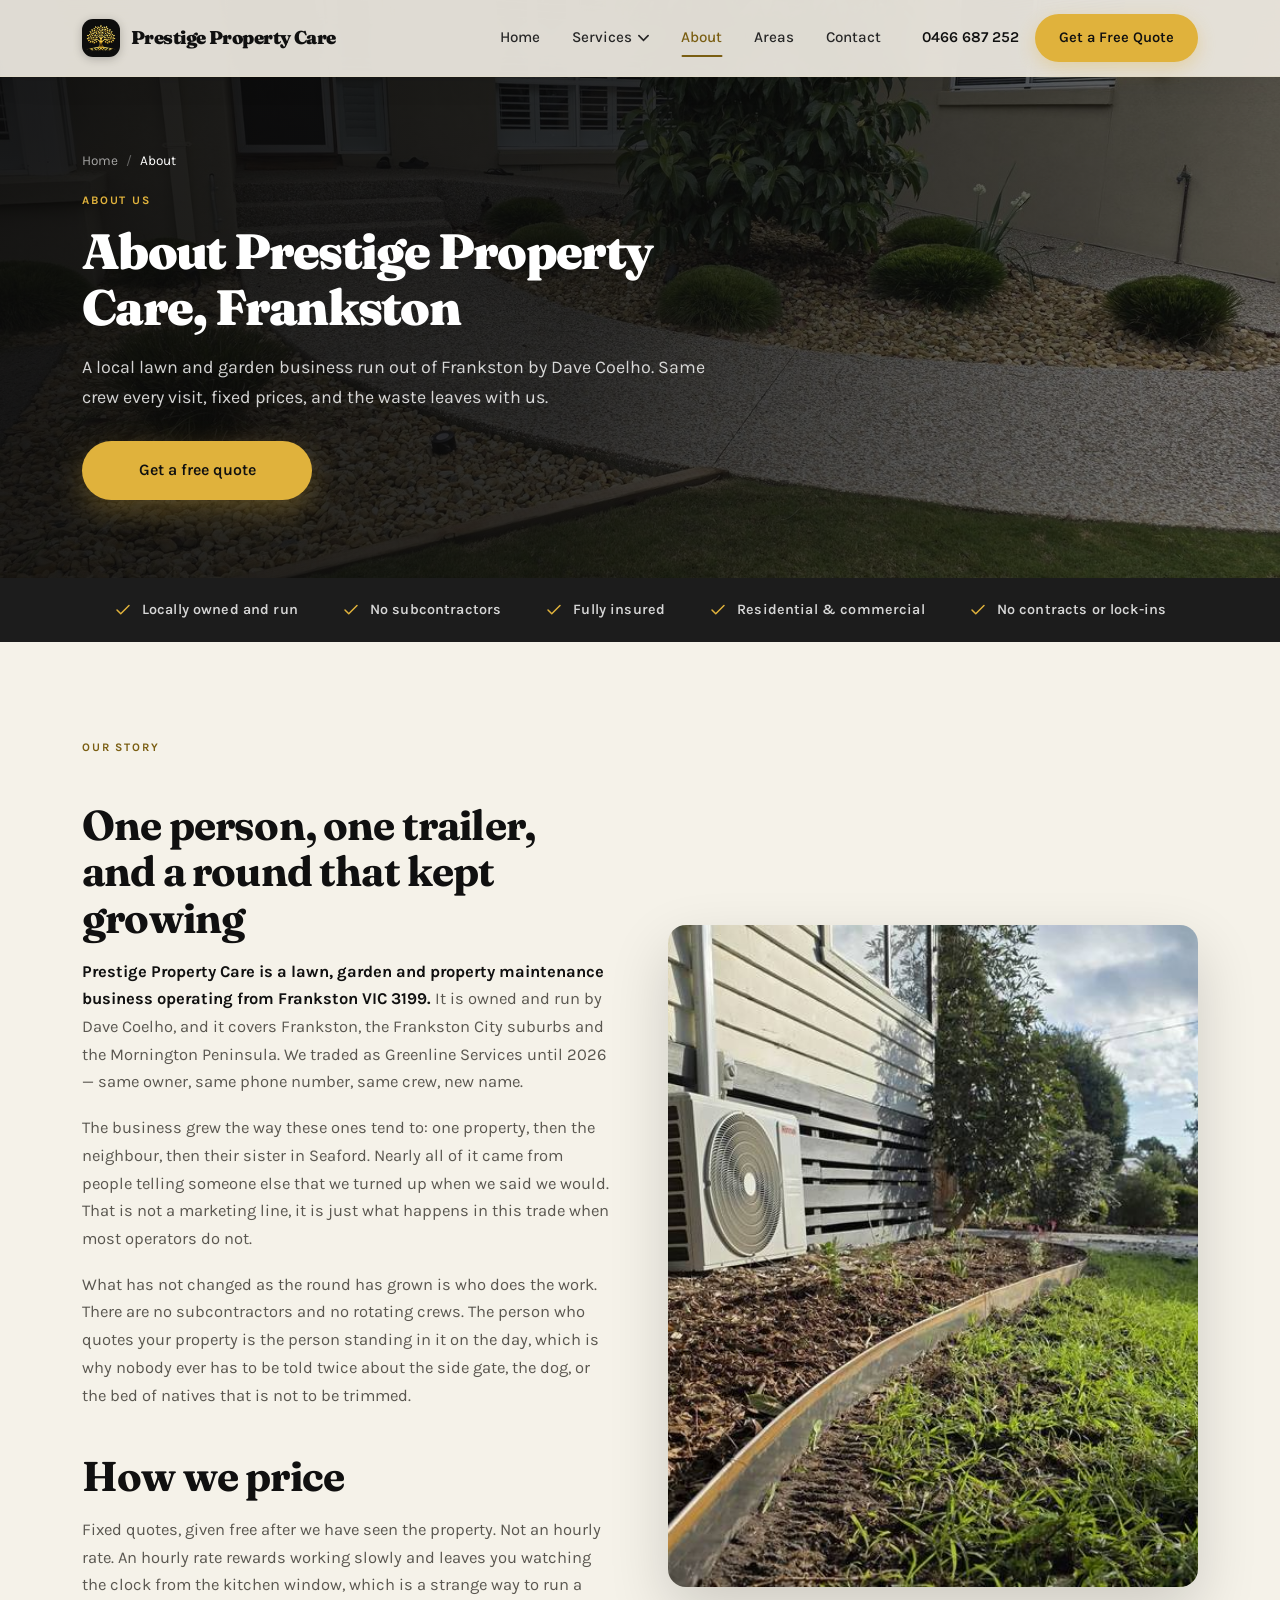
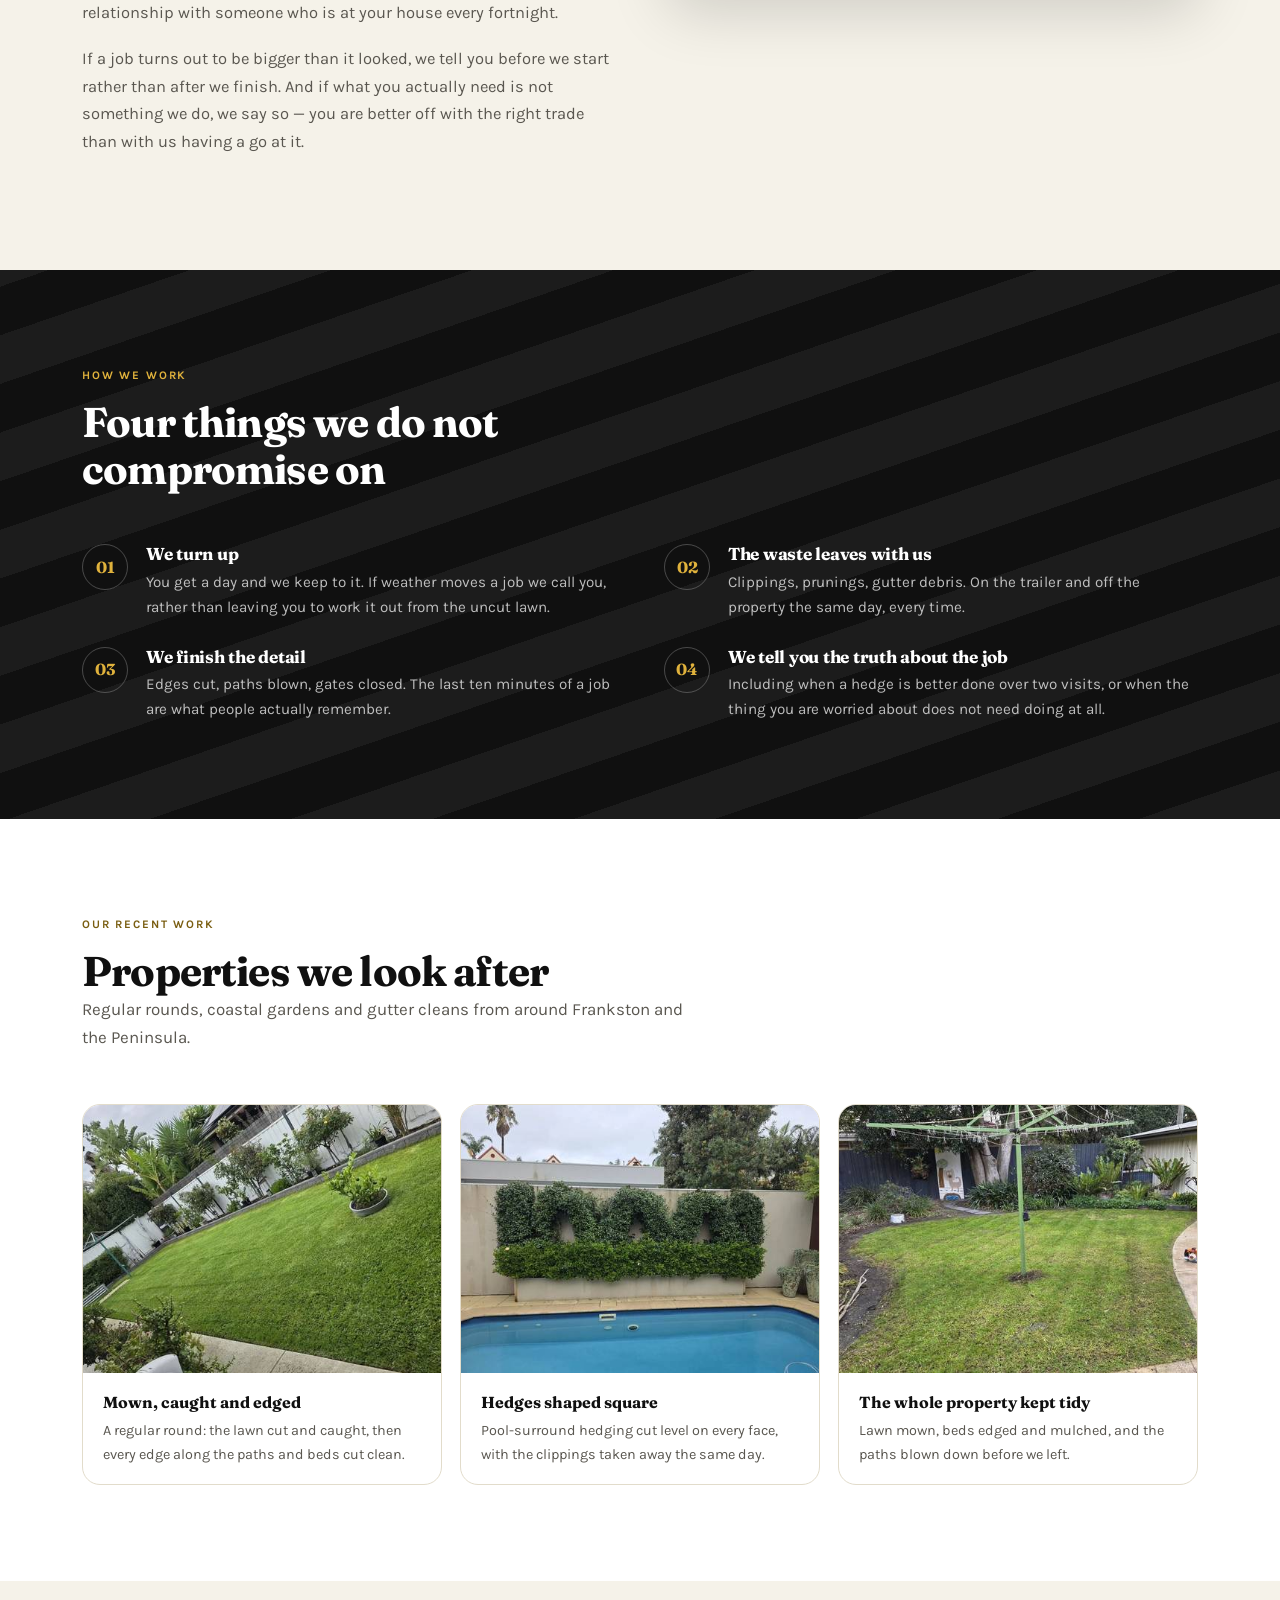
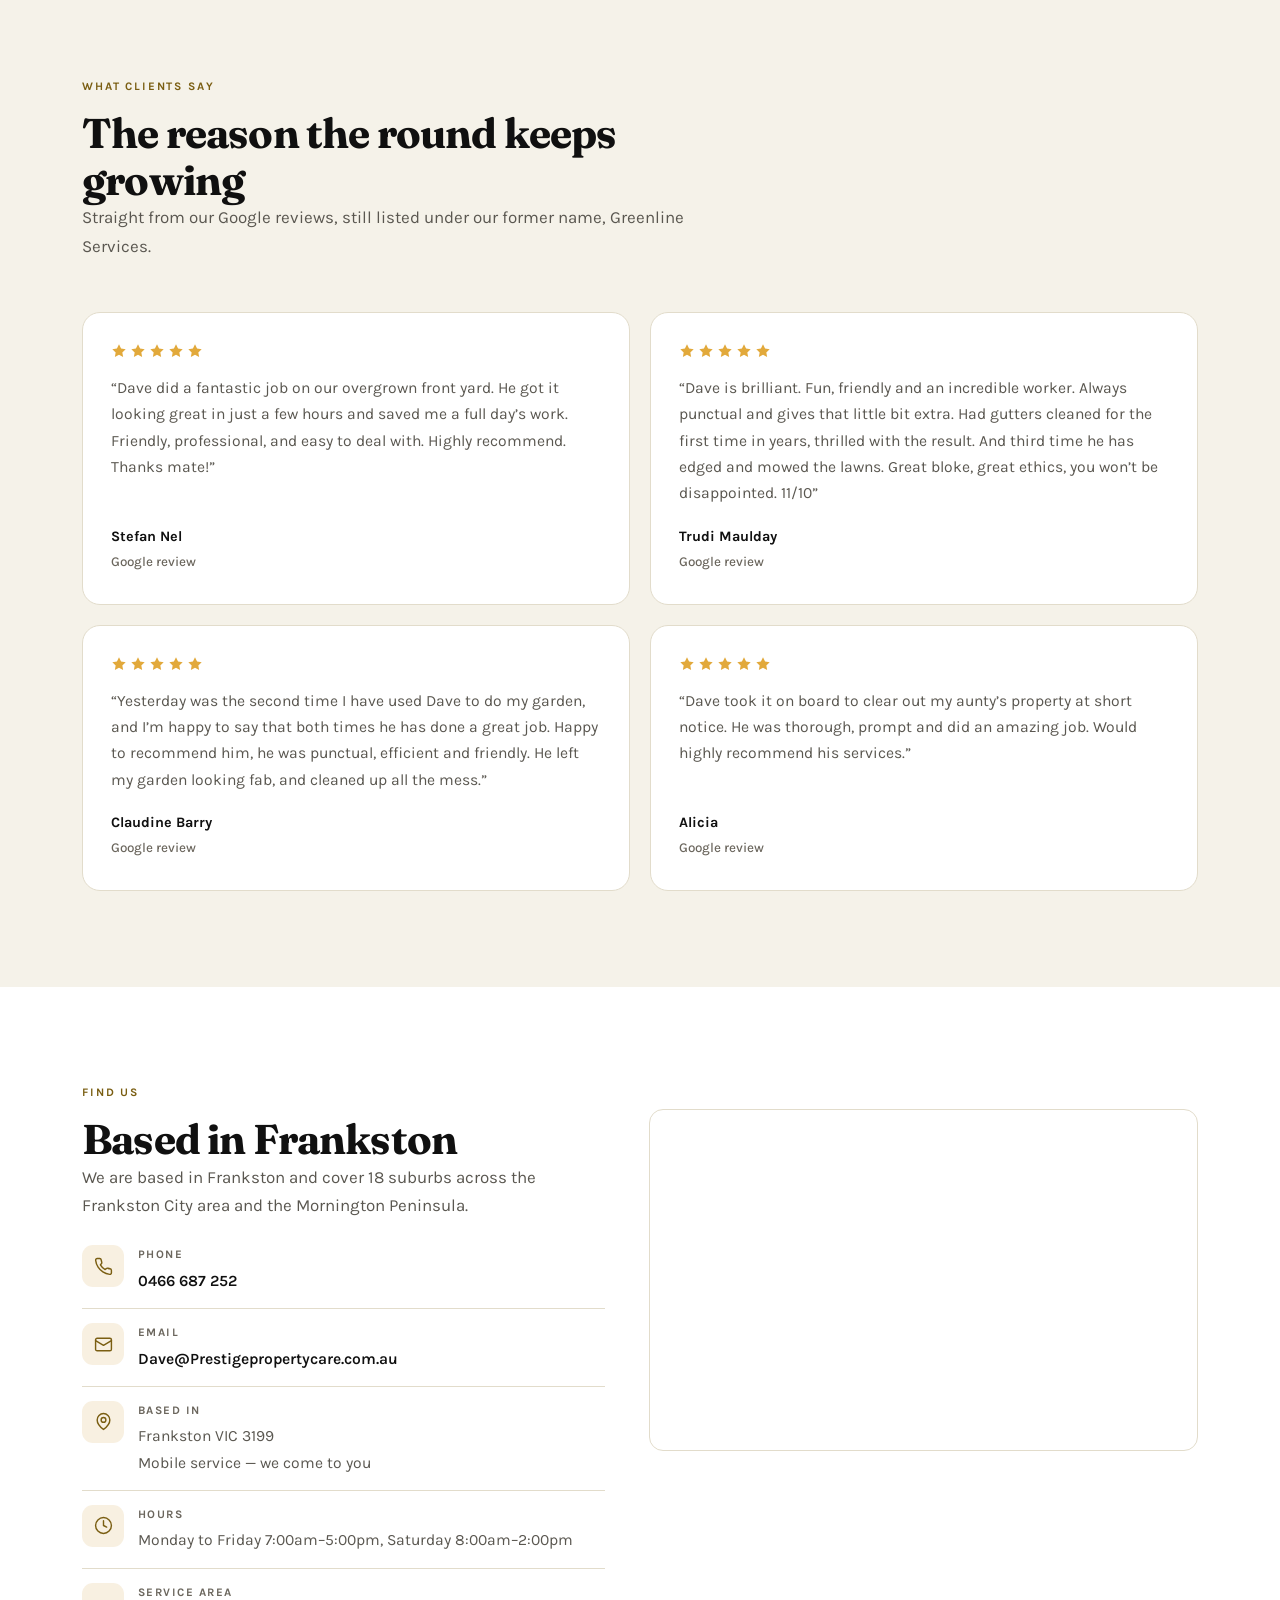
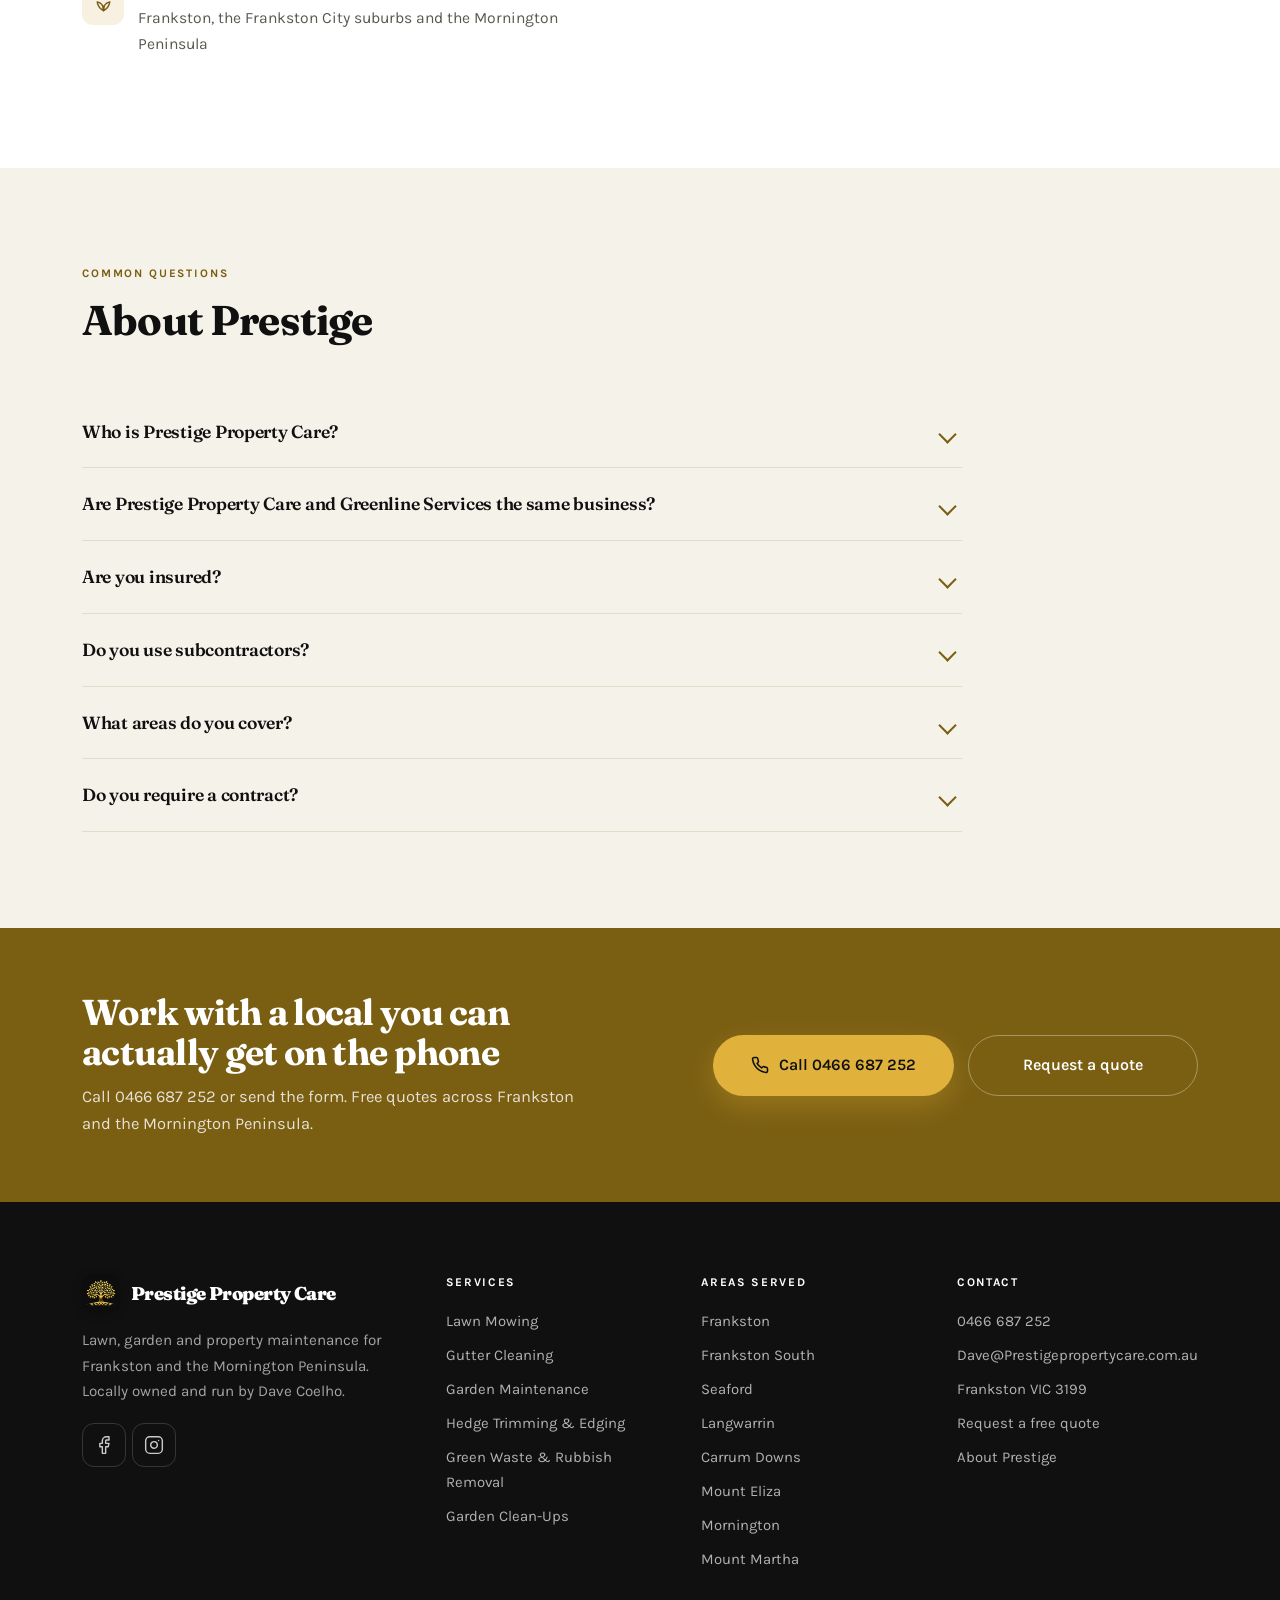
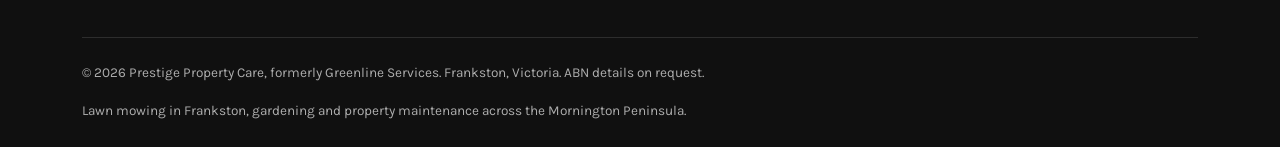
<file: about/index.html>
<!DOCTYPE html>
<html lang="en-AU">
<head>
<!-- sales-brain:analytics -->
<!-- sales-brain:ga -->
<script async src="https://www.googletagmanager.com/gtag/js?id=G-1RZ0Q09788"></script>
<script>window.dataLayer=window.dataLayer||[];function gtag(){dataLayer.push(arguments);}gtag('js',new Date());gtag('config','G-1RZ0Q09788');</script>
<!-- /sales-brain:ga -->
<script>addEventListener('load',function(){try{if(!/\/(thank-?you|thanks)(\/|$)/i.test(location.pathname)||typeof gtag!=='function')return;var k='sb-lead:'+location.pathname+location.search;if(sessionStorage.getItem(k))return;sessionStorage.setItem(k,'1');gtag('event','generate_lead',{page_path:location.pathname});}catch(e){}});</script>
<!-- /sales-brain:analytics -->
<meta charset="utf-8">
<meta name="viewport" content="width=device-width, initial-scale=1">
<title>About Prestige Property Care | Lawn &amp; Garden Care Frankston</title>
<meta name="description" content="Prestige Property Care is a Frankston lawn and garden business run by Dave Coelho. Same crew every visit, fixed quotes, waste taken away. Serving 18 suburbs.">
<link rel="canonical" href="https://prestigepropertycare.com.au/about/">
<meta name="robots" content="index, follow, max-image-preview:large, max-snippet:-1">
<meta name="theme-color" content="#101010">
<meta name="geo.region" content="AU-VIC">
<meta name="geo.placename" content="Frankston, Victoria">
<meta name="geo.position" content="-38.1442;145.1281">
<meta name="ICBM" content="-38.1442, 145.1281">

<meta property="og:type" content="website">
<meta property="og:locale" content="en_AU">
<meta property="og:site_name" content="Prestige Property Care">
<meta property="og:title" content="About Prestige Property Care | Lawn &amp; Garden Care Frankston">
<meta property="og:description" content="Prestige Property Care is a Frankston lawn and garden business run by Dave Coelho. Same crew every visit, fixed quotes, waste taken away. Serving 18 suburbs.">
<meta property="og:url" content="https://prestigepropertycare.com.au/about/">
<meta property="og:image" content="https://prestigepropertycare.com.au/assets/img/og.jpg">
<meta name="twitter:card" content="summary_large_image">
<meta name="twitter:title" content="About Prestige Property Care | Lawn &amp; Garden Care Frankston">
<meta name="twitter:description" content="Prestige Property Care is a Frankston lawn and garden business run by Dave Coelho. Same crew every visit, fixed quotes, waste taken away. Serving 18 suburbs.">
<meta name="twitter:image" content="https://prestigepropertycare.com.au/assets/img/og.jpg">

<link rel="preconnect" href="https://fonts.googleapis.com">
<link rel="preconnect" href="https://fonts.gstatic.com" crossorigin>
<link rel="preload" as="style" href="https://fonts.googleapis.com/css2?family=Fraunces:opsz,wght@9..144,600;9..144,700;9..144,900&family=Karla:wght@400;500;600;700&display=swap">
<link rel="stylesheet" href="https://fonts.googleapis.com/css2?family=Fraunces:opsz,wght@9..144,600;9..144,700;9..144,900&family=Karla:wght@400;500;600;700&display=swap" media="print" onload="this.media='all'">
<noscript><link rel="stylesheet" href="https://fonts.googleapis.com/css2?family=Fraunces:opsz,wght@9..144,600;9..144,700;9..144,900&family=Karla:wght@400;500;600;700&display=swap"></noscript>
<link rel="icon" href="/assets/img/favicon-32.png" sizes="32x32" type="image/png">
<link rel="icon" href="/assets/img/icon-192.png" sizes="192x192" type="image/png">
<link rel="apple-touch-icon" href="/assets/img/apple-touch-icon.png">
<link rel="stylesheet" href="/assets/css/site.min.css">
<link rel="preload" as="image" href="/assets/img/about-dave.jpg" imagesrcset="/assets/img/about-dave-480.jpg 480w, /assets/img/about-dave-800.jpg 800w, /assets/img/about-dave-1200.jpg 1200w, /assets/img/about-dave.jpg 1600w" imagesizes="100vw" fetchpriority="high">


<script defer
  src="https://link.msgsndr.com/js/external-tracking.js"
  data-tracking-id="tk_9f5144f196b340e59b8396dd9921dc07">
</script>
</head>
<body>
<a class="skip-link" href="#main">Skip to content</a>
<!-- Generated by tools/build.py — edit the content there, not here. Prestige Property Care, Frankston VIC. -->
<header class="site-header solid" id="top">
  <div class="nav-inner">
    <a href="/" class="brand" aria-label="Prestige Property Care home">
      <span class="brand-mark"><img src="/assets/img/logo/mark-tree-120.png" alt="Prestige Property Care logo" width="120" height="120" decoding="async"></span>
      <span class="brand-name">Prestige Property Care</span>
    </a>

    <nav class="nav-main" aria-label="Main navigation">
      <a href="/" class="nav-link">Home</a>

      <div class="nav-dropdown">
        <button class="nav-link nav-trigger" aria-expanded="false" aria-controls="services-menu">
          Services
          <svg class="caret" viewBox="0 0 12 8" aria-hidden="true"><path d="M1 1.5 6 6.5l5-5" fill="none" stroke="currentColor" stroke-width="1.8" stroke-linecap="round"/></svg>
        </button>
        <div class="dropdown-panel" id="services-menu" role="menu">
          <a class="dd-item" role="menuitem" href="/services/">
            <span class="dd-icon" aria-hidden="true"><svg viewBox="0 0 24 24" aria-hidden="true"><rect x="3" y="3" width="7" height="7" rx="2"/><rect x="14" y="3" width="7" height="7" rx="2"/><rect x="3" y="14" width="7" height="7" rx="2"/><rect x="14" y="14" width="7" height="7" rx="2"/></svg></span>
            <span class="dd-text"><strong>All Services</strong><em>Complete property upkeep</em></span>
          </a><a class="dd-item" role="menuitem" href="/services/lawn-mowing/">
            <span class="dd-icon" aria-hidden="true"><svg viewBox="0 0 24 24" aria-hidden="true"><path d="M2 17h11v-4H2z"/><circle cx="5" cy="19.5" r="2"/><circle cx="19" cy="19.5" r="2.5"/><path d="M13 15h4l3-9h2"/></svg></span>
            <span class="dd-text"><strong>Lawn Mowing</strong><em>Mornington, Mount Eliza &amp; the Peninsula</em></span>
          </a><a class="dd-item" role="menuitem" href="/services/gutter-cleaning/">
            <span class="dd-icon" aria-hidden="true"><svg viewBox="0 0 24 24" aria-hidden="true"><path d="M3 7h18"/><path d="M3 7v5a2 2 0 0 0 2 2h14a2 2 0 0 0 2-2V7"/><path d="M12 14v3"/><path d="M12 22a2 2 0 0 1-2-2c0-1.2 2-3 2-3s2 1.8 2 3a2 2 0 0 1-2 2Z"/></svg></span>
            <span class="dd-text"><strong>Gutter Cleaning</strong><em>Frankston, Seaford &amp; Carrum Downs</em></span>
          </a><a class="dd-item" role="menuitem" href="/services/garden-maintenance/">
            <span class="dd-icon" aria-hidden="true"><svg viewBox="0 0 24 24" aria-hidden="true"><path d="M11 20A7 7 0 0 1 4 13c0-5 4-9 9-10 1 6-1 12-2 17Z"/><path d="M11 20c1-4 4-7 8-8"/></svg></span>
            <span class="dd-text"><strong>Garden Maintenance</strong><em>Frankston &amp; Frankston South</em></span>
          </a><a class="dd-item" role="menuitem" href="/services/hedge-trimming/">
            <span class="dd-icon" aria-hidden="true"><svg viewBox="0 0 24 24" aria-hidden="true"><circle cx="6" cy="18" r="2.5"/><circle cx="18" cy="18" r="2.5"/><path d="M7.7 16.3 18 4"/><path d="M16.3 16.3 6 4"/></svg></span>
            <span class="dd-text"><strong>Hedge Trimming &amp; Edging</strong><em>Langwarrin, Karingal &amp; Baxter</em></span>
          </a><a class="dd-item" role="menuitem" href="/services/rubbish-removal/">
            <span class="dd-icon" aria-hidden="true"><svg viewBox="0 0 24 24" aria-hidden="true"><path d="M4 7h16"/><path d="M9 7V5a1 1 0 0 1 1-1h4a1 1 0 0 1 1 1v2"/><path d="M6 7l1 13a1 1 0 0 0 1 1h8a1 1 0 0 0 1-1l1-13"/><path d="M10 11v6M14 11v6"/></svg></span>
            <span class="dd-text"><strong>Green Waste &amp; Rubbish Removal</strong><em>Frankston, Skye &amp; Carrum Downs</em></span>
          </a><a class="dd-item" role="menuitem" href="/services/garden-clean-ups/">
            <span class="dd-icon" aria-hidden="true"><svg viewBox="0 0 24 24" aria-hidden="true"><path d="M12 3l1.8 4.7L18.5 9.5 13.8 11.3 12 16l-1.8-4.7L5.5 9.5l4.7-1.8Z"/><path d="M18 16.5l.9 2.3 2.3.9-2.3.9-.9 2.3-.9-2.3-2.3-.9 2.3-.9Z"/></svg></span>
            <span class="dd-text"><strong>Garden Clean-Ups</strong><em>End-of-lease &amp; pre-sale, Mount Eliza</em></span>
          </a>
        </div>
      </div>

      <a href="/about/" class="nav-link is-active">About</a>
      <a href="/#areas" class="nav-link">Areas</a>
      <a href="/contact/" class="nav-link">Contact</a>
    </nav>

    <div class="nav-actions">
      <a href="tel:+61466687252" class="nav-phone">0466 687 252</a>
      <a href="/contact/" class="btn-cta" data-quote-open>Get a Free Quote</a>
    </div>

    <button class="nav-burger" aria-label="Open menu" aria-expanded="false" aria-controls="mobile-nav">
      <span></span><span></span><span></span>
    </button>
  </div>
</header>

<div class="scrim" hidden></div>

<nav class="mobile-nav" id="mobile-nav" aria-label="Mobile navigation">
  <a href="/">Home</a>
  <button class="acc-btn" aria-expanded="false">Services <span aria-hidden="true">+</span></button>
  <div class="acc-body">
    <a href="/services/">All Services</a>
    <a href="/services/lawn-mowing/">Lawn Mowing</a><a href="/services/gutter-cleaning/">Gutter Cleaning</a><a href="/services/garden-maintenance/">Garden Maintenance</a><a href="/services/hedge-trimming/">Hedge Trimming &amp; Edging</a><a href="/services/rubbish-removal/">Green Waste &amp; Rubbish Removal</a><a href="/services/garden-clean-ups/">Garden Clean-Ups</a>
  </div>
  <a href="/about/">About</a>
  <a href="/#areas">Areas</a>
  <a href="/contact/">Contact</a>
  <a href="/contact/" data-quote-open class="mobile-quote">Get a free quote</a>
  <a href="tel:+61466687252">Call 0466 687 252</a>
</nav>
<main id="main">
<section class="page-hero">
  <div class="hero-media" aria-hidden="true"><img src="/assets/img/about-dave.jpg" srcset="/assets/img/about-dave-480.jpg 480w, /assets/img/about-dave-800.jpg 800w, /assets/img/about-dave-1200.jpg 1200w, /assets/img/about-dave.jpg 1600w" sizes="100vw" alt="Tidy front garden in Frankston with clipped shrubs, a swept aggregate path and a mown lawn" width="1600" height="1067" loading="eager" fetchpriority="high" decoding="async"></div>
  <div class="hero-in">
    <nav class="crumbs" aria-label="Breadcrumb"><ol><li><a href="/">Home</a></li><li><span aria-current="page">About</span></li></ol></nav>
    <span class="eyebrow">About us</span>
    <h1>About Prestige Property Care, Frankston</h1>
    <p class="hero-sub">A local lawn and garden business run out of Frankston by Dave Coelho. Same crew every visit, fixed prices, and the waste leaves with us.</p>
    <div class="hero-cta">
      <button type="button" class="btn-lg btn-solid" data-quote-open>Get a free quote</button>
    </div>
  </div>
</section>

<div class="trustbar">
  <div class="wrap">
    <ul>
      <li><svg viewBox="0 0 24 24" aria-hidden="true"><path d="M20 6 9 17l-5-5"/></svg>Locally owned and run</li>
      <li><svg viewBox="0 0 24 24" aria-hidden="true"><path d="M20 6 9 17l-5-5"/></svg>No subcontractors</li>
      <li><svg viewBox="0 0 24 24" aria-hidden="true"><path d="M20 6 9 17l-5-5"/></svg>Fully insured</li>
      <li><svg viewBox="0 0 24 24" aria-hidden="true"><path d="M20 6 9 17l-5-5"/></svg>Residential &amp; commercial</li>
      <li><svg viewBox="0 0 24 24" aria-hidden="true"><path d="M20 6 9 17l-5-5"/></svg>No contracts or lock-ins</li>
    </ul>
  </div>
</div>



<section class="sec">
  <div class="wrap">
    <div class="split">
      <div class="prose">
        <span class="eyebrow">Our story</span>
        <h2>One person, one trailer, and a round that kept growing</h2>
        <p><strong>Prestige Property Care is a lawn, garden and property maintenance business operating from Frankston VIC 3199.</strong> It is owned and run by Dave Coelho, and it covers Frankston, the Frankston City suburbs and the Mornington Peninsula. We traded as Greenline Services until 2026 &mdash; same owner, same phone number, same crew, new name.</p>
        <p>The business grew the way these ones tend to: one property, then the neighbour, then their sister in Seaford. Nearly all of it came from people telling someone else that we turned up when we said we would. That is not a marketing line, it is just what happens in this trade when most operators do not.</p>
        <p>What has not changed as the round has grown is who does the work. There are no subcontractors and no rotating crews. The person who quotes your property is the person standing in it on the day, which is why nobody ever has to be told twice about the side gate, the dog, or the bed of natives that is not to be trimmed.</p>
        <h2>How we price</h2>
        <p>Fixed quotes, given free after we have seen the property. Not an hourly rate. An hourly rate rewards working slowly and leaves you watching the clock from the kitchen window, which is a strange way to run a relationship with someone who is at your house every fortnight.</p>
        <p>If a job turns out to be bigger than it looked, we tell you before we start rather than after we finish. And if what you actually need is not something we do, we say so &mdash; you are better off with the right trade than with us having a go at it.</p>
      </div>
      <div class="split-media tall"><img src="/assets/img/garden-maintenance.jpg" srcset="/assets/img/garden-maintenance-480.jpg 480w, /assets/img/garden-maintenance-800.jpg 800w, /assets/img/garden-maintenance-1200.jpg 1200w, /assets/img/garden-maintenance.jpg 1600w" sizes="(max-width:900px) 100vw, 50vw" alt="Garden bed remulched and re-edged beside a mown lawn during a regular garden maintenance visit in Frankston" width="1600" height="1200" loading="lazy" decoding="async"></div>
    </div>
  </div>
</section>

<section class="sec sec-dark">
  <div class="stripes" aria-hidden="true"></div>
  <div class="wrap" style="position:relative;z-index:2">
    <div class="sec-head">
      <span class="eyebrow">How we work</span>
      <h2>Four things we do not compromise on</h2>
    </div>
    <div class="why-grid">
      <div class="why-item"><span class="why-num">01</span><div><h3>We turn up</h3><p>You get a day and we keep to it. If weather moves a job we call you, rather than leaving you to work it out from the uncut lawn.</p></div></div>
      <div class="why-item"><span class="why-num">02</span><div><h3>The waste leaves with us</h3><p>Clippings, prunings, gutter debris. On the trailer and off the property the same day, every time.</p></div></div>
      <div class="why-item"><span class="why-num">03</span><div><h3>We finish the detail</h3><p>Edges cut, paths blown, gates closed. The last ten minutes of a job are what people actually remember.</p></div></div>
      <div class="why-item"><span class="why-num">04</span><div><h3>We tell you the truth about the job</h3><p>Including when a hedge is better done over two visits, or when the thing you are worried about does not need doing at all.</p></div></div>
    </div>
  </div>
</section>

<section class="sec sec-alt">
  <div class="wrap">
    <div class="sec-head">
      <span class="eyebrow">Our recent work</span>
      <h2>Properties we look after</h2>
      <p class="lede">Regular rounds, coastal gardens and gutter cleans from around Frankston and the Peninsula.</p>
    </div>
    <div class="work-grid"><figure class="work"><img src="/assets/img/work-lawn.jpg" srcset="/assets/img/work-lawn-480.jpg 480w, /assets/img/work-lawn-800.jpg 800w, /assets/img/work-lawn.jpg 1200w" sizes="(max-width:600px) 100vw, (max-width:1040px) 50vw, 360px" alt="Sloping back lawn mown and edged with the garden beds cut clean around it" width="1200" height="900" loading="lazy" decoding="async"><figcaption><b>Mown, caught and edged</b>A regular round: the lawn cut and caught, then every edge along the paths and beds cut clean.</figcaption></figure><figure class="work"><img src="/assets/img/work-hedge.jpg" srcset="/assets/img/work-hedge-480.jpg 480w, /assets/img/work-hedge-800.jpg 800w, /assets/img/work-hedge.jpg 1200w" sizes="(max-width:600px) 100vw, (max-width:1040px) 50vw, 360px" alt="Shaped topiary hedging along a pool surround, cut square and level" width="1200" height="900" loading="lazy" decoding="async"><figcaption><b>Hedges shaped square</b>Pool-surround hedging cut level on every face, with the clippings taken away the same day.</figcaption></figure><figure class="work"><img src="/assets/img/work-garden.jpg" srcset="/assets/img/work-garden-480.jpg 480w, /assets/img/work-garden-800.jpg 800w, /assets/img/work-garden.jpg 1200w" sizes="(max-width:600px) 100vw, (max-width:1040px) 50vw, 360px" alt="Maintained back garden with a mown lawn, edged beds and the paths blown clean" width="1200" height="900" loading="lazy" decoding="async"><figcaption><b>The whole property kept tidy</b>Lawn mown, beds edged and mulched, and the paths blown down before we left.</figcaption></figure></div>
  </div>
</section>

<section class="sec">
  <div class="wrap">
    <div class="sec-head">
      <span class="eyebrow">What clients say</span>
      <h2>The reason the round keeps growing</h2>
      <p class="lede">Straight from our <a href="https://www.google.com/maps?cid=12542257598963737778" rel="nofollow noopener" target="_blank">Google reviews</a>, still listed under our former name, Greenline Services.</p>
    </div>
    <div class="quotes"><figure class="quote">
        <div class="stars" role="img" aria-label="Rated 5 out of 5"><svg viewBox="0 0 24 24" aria-hidden="true"><path d="m12 2 3.1 6.3 6.9 1-5 4.9 1.2 6.8-6.2-3.3-6.2 3.3L7 14.2l-5-4.9 6.9-1Z"/></svg><svg viewBox="0 0 24 24" aria-hidden="true"><path d="m12 2 3.1 6.3 6.9 1-5 4.9 1.2 6.8-6.2-3.3-6.2 3.3L7 14.2l-5-4.9 6.9-1Z"/></svg><svg viewBox="0 0 24 24" aria-hidden="true"><path d="m12 2 3.1 6.3 6.9 1-5 4.9 1.2 6.8-6.2-3.3-6.2 3.3L7 14.2l-5-4.9 6.9-1Z"/></svg><svg viewBox="0 0 24 24" aria-hidden="true"><path d="m12 2 3.1 6.3 6.9 1-5 4.9 1.2 6.8-6.2-3.3-6.2 3.3L7 14.2l-5-4.9 6.9-1Z"/></svg><svg viewBox="0 0 24 24" aria-hidden="true"><path d="m12 2 3.1 6.3 6.9 1-5 4.9 1.2 6.8-6.2-3.3-6.2 3.3L7 14.2l-5-4.9 6.9-1Z"/></svg></div>
        <blockquote>&ldquo;Dave did a fantastic job on our overgrown front yard. He got it looking great in just a few hours and saved me a full day&rsquo;s work. Friendly, professional, and easy to deal with. Highly recommend. Thanks mate!&rdquo;</blockquote>
        <figcaption><cite>Stefan Nel</cite><span>Google review</span></figcaption>
      </figure><figure class="quote">
        <div class="stars" role="img" aria-label="Rated 5 out of 5"><svg viewBox="0 0 24 24" aria-hidden="true"><path d="m12 2 3.1 6.3 6.9 1-5 4.9 1.2 6.8-6.2-3.3-6.2 3.3L7 14.2l-5-4.9 6.9-1Z"/></svg><svg viewBox="0 0 24 24" aria-hidden="true"><path d="m12 2 3.1 6.3 6.9 1-5 4.9 1.2 6.8-6.2-3.3-6.2 3.3L7 14.2l-5-4.9 6.9-1Z"/></svg><svg viewBox="0 0 24 24" aria-hidden="true"><path d="m12 2 3.1 6.3 6.9 1-5 4.9 1.2 6.8-6.2-3.3-6.2 3.3L7 14.2l-5-4.9 6.9-1Z"/></svg><svg viewBox="0 0 24 24" aria-hidden="true"><path d="m12 2 3.1 6.3 6.9 1-5 4.9 1.2 6.8-6.2-3.3-6.2 3.3L7 14.2l-5-4.9 6.9-1Z"/></svg><svg viewBox="0 0 24 24" aria-hidden="true"><path d="m12 2 3.1 6.3 6.9 1-5 4.9 1.2 6.8-6.2-3.3-6.2 3.3L7 14.2l-5-4.9 6.9-1Z"/></svg></div>
        <blockquote>&ldquo;Dave is brilliant. Fun, friendly and an incredible worker. Always punctual and gives that little bit extra. Had gutters cleaned for the first time in years, thrilled with the result. And third time he has edged and mowed the lawns. Great bloke, great ethics, you won&rsquo;t be disappointed. 11/10&rdquo;</blockquote>
        <figcaption><cite>Trudi Maulday</cite><span>Google review</span></figcaption>
      </figure><figure class="quote">
        <div class="stars" role="img" aria-label="Rated 5 out of 5"><svg viewBox="0 0 24 24" aria-hidden="true"><path d="m12 2 3.1 6.3 6.9 1-5 4.9 1.2 6.8-6.2-3.3-6.2 3.3L7 14.2l-5-4.9 6.9-1Z"/></svg><svg viewBox="0 0 24 24" aria-hidden="true"><path d="m12 2 3.1 6.3 6.9 1-5 4.9 1.2 6.8-6.2-3.3-6.2 3.3L7 14.2l-5-4.9 6.9-1Z"/></svg><svg viewBox="0 0 24 24" aria-hidden="true"><path d="m12 2 3.1 6.3 6.9 1-5 4.9 1.2 6.8-6.2-3.3-6.2 3.3L7 14.2l-5-4.9 6.9-1Z"/></svg><svg viewBox="0 0 24 24" aria-hidden="true"><path d="m12 2 3.1 6.3 6.9 1-5 4.9 1.2 6.8-6.2-3.3-6.2 3.3L7 14.2l-5-4.9 6.9-1Z"/></svg><svg viewBox="0 0 24 24" aria-hidden="true"><path d="m12 2 3.1 6.3 6.9 1-5 4.9 1.2 6.8-6.2-3.3-6.2 3.3L7 14.2l-5-4.9 6.9-1Z"/></svg></div>
        <blockquote>&ldquo;Yesterday was the second time I have used Dave to do my garden, and I&rsquo;m happy to say that both times he has done a great job. Happy to recommend him, he was punctual, efficient and friendly. He left my garden looking fab, and cleaned up all the mess.&rdquo;</blockquote>
        <figcaption><cite>Claudine Barry</cite><span>Google review</span></figcaption>
      </figure><figure class="quote">
        <div class="stars" role="img" aria-label="Rated 5 out of 5"><svg viewBox="0 0 24 24" aria-hidden="true"><path d="m12 2 3.1 6.3 6.9 1-5 4.9 1.2 6.8-6.2-3.3-6.2 3.3L7 14.2l-5-4.9 6.9-1Z"/></svg><svg viewBox="0 0 24 24" aria-hidden="true"><path d="m12 2 3.1 6.3 6.9 1-5 4.9 1.2 6.8-6.2-3.3-6.2 3.3L7 14.2l-5-4.9 6.9-1Z"/></svg><svg viewBox="0 0 24 24" aria-hidden="true"><path d="m12 2 3.1 6.3 6.9 1-5 4.9 1.2 6.8-6.2-3.3-6.2 3.3L7 14.2l-5-4.9 6.9-1Z"/></svg><svg viewBox="0 0 24 24" aria-hidden="true"><path d="m12 2 3.1 6.3 6.9 1-5 4.9 1.2 6.8-6.2-3.3-6.2 3.3L7 14.2l-5-4.9 6.9-1Z"/></svg><svg viewBox="0 0 24 24" aria-hidden="true"><path d="m12 2 3.1 6.3 6.9 1-5 4.9 1.2 6.8-6.2-3.3-6.2 3.3L7 14.2l-5-4.9 6.9-1Z"/></svg></div>
        <blockquote>&ldquo;Dave took it on board to clear out my aunty&rsquo;s property at short notice. He was thorough, prompt and did an amazing job. Would highly recommend his services.&rdquo;</blockquote>
        <figcaption><cite>Alicia</cite><span>Google review</span></figcaption>
      </figure></div>
  </div>
</section>

<section class="sec sec-alt">
  <div class="wrap">
    <div class="contact-grid">
      <div>
        <div class="sec-head" style="margin-bottom:26px">
          <span class="eyebrow">Find us</span>
          <h2>Based in Frankston</h2>
          <p class="lede">We are based in Frankston and cover 18 suburbs across the Frankston City area and the Mornington Peninsula.</p>
        </div>
        <ul class="nap">
  <li>
    <span class="ico" aria-hidden="true"><svg viewBox="0 0 24 24" aria-hidden="true"><path d="M22 16.9v3a2 2 0 0 1-2.2 2 19.8 19.8 0 0 1-8.6-3.1 19.5 19.5 0 0 1-6-6A19.8 19.8 0 0 1 2.1 4.2 2 2 0 0 1 4.1 2h3a2 2 0 0 1 2 1.7c.1 1 .4 1.9.7 2.8a2 2 0 0 1-.5 2.1L8.1 9.9a16 16 0 0 0 6 6l1.3-1.2a2 2 0 0 1 2.1-.5c.9.3 1.8.6 2.8.7a2 2 0 0 1 1.7 2Z"/></svg></span>
    <span><b>Phone</b><a href="tel:+61466687252">0466 687 252</a></span>
  </li>
  <li>
    <span class="ico" aria-hidden="true"><svg viewBox="0 0 24 24" aria-hidden="true"><rect x="2" y="4" width="20" height="16" rx="2"/><path d="m2 7 10 6 10-6"/></svg></span>
    <span><b>Email</b><a href="mailto:Dave@Prestigepropertycare.com.au">Dave@Prestigepropertycare.com.au</a></span>
  </li>
  <li>
    <span class="ico" aria-hidden="true"><svg viewBox="0 0 24 24" aria-hidden="true"><path d="M20 10c0 6-8 12-8 12s-8-6-8-12a8 8 0 0 1 16 0Z"/><circle cx="12" cy="10" r="3"/></svg></span>
    <span><b>Based in</b>Frankston VIC 3199<br>Mobile service &mdash; we come to you</span>
  </li>
  <li>
    <span class="ico" aria-hidden="true"><svg viewBox="0 0 24 24" aria-hidden="true"><circle cx="12" cy="12" r="10"/><path d="M12 6v6l4 2"/></svg></span>
    <span><b>Hours</b>Monday to Friday 7:00am&ndash;5:00pm, Saturday 8:00am&ndash;2:00pm</span>
  </li>
  <li>
    <span class="ico" aria-hidden="true"><svg viewBox="0 0 24 24" aria-hidden="true"><path d="M12 21c0-6 3-10 8-11-1 6-4 9-8 11Z"/><path d="M12 21c0-6-3-10-8-11 1 6 4 9 8 11Z"/><path d="M12 21v-6"/></svg></span>
    <span><b>Service area</b>Frankston, the Frankston City suburbs and the Mornington Peninsula</span>
  </li>
</ul>
      </div>
      <div><div class="map-embed">
  <iframe title="Map of the Prestige Property Care service area — Frankston, Victoria and the Mornington Peninsula" src="https://www.google.com/maps/embed?pb=!1m14!1m12!1m3!1d200705.6214454393!2d145.1110961!3d-38.1860856!2m3!1f0!2f0!3f0!3m2!1i1024!2i768!4f13.1!5e0!3m2!1sen!2sau!4v1787142280589!5m2!1sen!2sau" width="600" height="450" style="border:0;" allowfullscreen="" loading="lazy" referrerpolicy="strict-origin-when-cross-origin"></iframe>
</div></div>
    </div>
  </div>
</section>

<section class="sec">
  <div class="wrap">
    <div class="sec-head">
      <span class="eyebrow">Common questions</span>
      <h2>About Prestige</h2>
    </div>
    <div class="faq-list"><div class="faq">
        <button class="faq-q" aria-expanded="false">Who is Prestige Property Care?</button>
        <div class="faq-a"><p>Prestige Property Care is a lawn, garden and property maintenance business based in Frankston VIC 3199, run by Dave Coelho. It covers lawn mowing, garden maintenance, hedge trimming, gutter cleaning, green waste removal and end-of-lease clean-ups across Frankston and the Mornington Peninsula.</p></div>
      </div><div class="faq">
        <button class="faq-q" aria-expanded="false">Are Prestige Property Care and Greenline Services the same business?</button>
        <div class="faq-a"><p>Yes. Prestige Property Care is the same Frankston lawn and garden business that traded as Greenline Services, with the same owner, the same phone number and the same crew. Only the name has changed. The Google Business Profile, and the reviews on it, are still listed under Greenline Services.</p></div>
      </div><div class="faq">
        <button class="faq-q" aria-expanded="false">Are you insured?</button>
        <div class="faq-a"><p>Yes. Prestige Property Care carries public liability insurance, and we are happy to provide the certificate of currency to property managers, body corporates and commercial clients who need it on file before work starts.</p></div>
      </div><div class="faq">
        <button class="faq-q" aria-expanded="false">Do you use subcontractors?</button>
        <div class="faq-a"><p>No. The person who quotes your property is the person who does the work. That is the main reason clients stay with us &mdash; nobody has to be re-briefed on where the gate key is or which garden bed is not to be touched.</p></div>
      </div><div class="faq">
        <button class="faq-q" aria-expanded="false">What areas do you cover?</button>
        <div class="faq-a"><p>Frankston, Frankston South, Frankston North, Seaford, Langwarrin, Langwarrin South, Karingal, Carrum Downs, Skye, Baxter, Mount Eliza, Pearcedale, Mornington, Mount Martha, Moorooduc, Somerville, Tyabb and the wider Mornington Peninsula.</p></div>
      </div><div class="faq">
        <button class="faq-q" aria-expanded="false">Do you require a contract?</button>
        <div class="faq-a"><p>No. Regular rounds run on an ongoing basis with no minimum term and no lock-in. If you want to pause over winter or stop altogether, tell us and we will take you off the round.</p></div>
      </div></div>
  </div>
</section>



<section class="cta-band">
  <div class="wrap">
    <div>
      <h2>Work with a local you can actually get on the phone</h2>
      <p>Call 0466 687 252 or send the form. Free quotes across Frankston and the Mornington Peninsula.</p>
    </div>
    <div class="hero-cta">
      <a href="tel:+61466687252" class="btn-lg btn-solid"><svg viewBox="0 0 24 24" aria-hidden="true"><path d="M22 16.9v3a2 2 0 0 1-2.2 2 19.8 19.8 0 0 1-8.6-3.1 19.5 19.5 0 0 1-6-6A19.8 19.8 0 0 1 2.1 4.2 2 2 0 0 1 4.1 2h3a2 2 0 0 1 2 1.7c.1 1 .4 1.9.7 2.8a2 2 0 0 1-.5 2.1L8.1 9.9a16 16 0 0 0 6 6l1.3-1.2a2 2 0 0 1 2.1-.5c.9.3 1.8.6 2.8.7a2 2 0 0 1 1.7 2Z"/></svg> Call 0466 687 252</a>
      <button type="button" class="btn-lg btn-ghost" data-quote-open>Request a quote</button>
    </div>
  </div>
</section>

</main>
<footer>
  <div class="wrap">
    <div class="f-grid">
      <div class="f-about">
        <a href="/" class="brand">
          <span class="brand-mark"><img src="/assets/img/logo/mark-tree-120.png" alt="Prestige Property Care logo" width="120" height="120" loading="lazy" decoding="async"></span>
          <span class="brand-name">Prestige Property Care</span>
        </a>
        <p>Lawn, garden and property maintenance for Frankston and the Mornington Peninsula. Locally owned and run by Dave Coelho.</p>
        <ul class="f-social">
          <li><a href="https://www.facebook.com/profile.php?id=61594050001979" aria-label="Prestige Property Care on Facebook" rel="noopener"><svg viewBox="0 0 24 24" aria-hidden="true"><path d="M18 2h-3a5 5 0 0 0-5 5v3H7v4h3v8h4v-8h3l1-4h-4V7a1 1 0 0 1 1-1h3Z"/></svg></a></li>
          <li><a href="https://www.instagram.com/prestigepropertycarefrankston/" aria-label="Prestige Property Care on Instagram" rel="noopener"><svg viewBox="0 0 24 24" aria-hidden="true"><rect x="2" y="2" width="20" height="20" rx="5"/><path d="M16 11.4A4 4 0 1 1 12.6 8 4 4 0 0 1 16 11.4Z"/><path d="M17.5 6.5h.01"/></svg></a></li>
        </ul>
      </div>
      <div>
        <h2 class="f-head">Services</h2>
        <ul><li><a href="/services/lawn-mowing/">Lawn Mowing</a></li><li><a href="/services/gutter-cleaning/">Gutter Cleaning</a></li><li><a href="/services/garden-maintenance/">Garden Maintenance</a></li><li><a href="/services/hedge-trimming/">Hedge Trimming &amp; Edging</a></li><li><a href="/services/rubbish-removal/">Green Waste &amp; Rubbish Removal</a></li><li><a href="/services/garden-clean-ups/">Garden Clean-Ups</a></li></ul>
      </div>
      <div>
        <h2 class="f-head">Areas served</h2>
        <ul><li><a href="/#areas">Frankston</a></li><li><a href="/#areas">Frankston South</a></li><li><a href="/#areas">Seaford</a></li><li><a href="/#areas">Langwarrin</a></li><li><a href="/#areas">Carrum Downs</a></li><li><a href="/#areas">Mount Eliza</a></li><li><a href="/#areas">Mornington</a></li><li><a href="/#areas">Mount Martha</a></li></ul>
      </div>
      <div>
        <h2 class="f-head">Contact</h2>
        <ul>
          <li><a href="tel:+61466687252">0466 687 252</a></li>
          <li><a href="mailto:Dave@Prestigepropertycare.com.au">Dave@Prestigepropertycare.com.au</a></li>
          <li>Frankston VIC 3199</li>
          <li><a href="/contact/">Request a free quote</a></li>
          <li><a href="/about/">About Prestige</a></li>
        </ul>
      </div>
    </div>
    <div class="f-bottom">
      <span>&copy; 2026 Prestige Property Care, formerly Greenline Services. Frankston, Victoria. ABN details on request.</span>
      <span>Lawn mowing in Frankston, gardening and property maintenance across the Mornington Peninsula.</span>
    </div>
  </div>
</footer>

<div class="modal" id="quote-modal" hidden>
  <div class="modal-scrim" data-quote-close></div>
  <div class="modal-panel" role="dialog" aria-modal="true" aria-labelledby="quote-modal-title">
    <button class="modal-close" type="button" aria-label="Close" data-quote-close>
      <svg viewBox="0 0 24 24" aria-hidden="true"><path d="M18 6 6 18M6 6l12 12"/></svg>
    </button>
    <div class="modal-head">
      <span class="eyebrow">Free quote</span>
      <h2 id="quote-modal-title">Tell us about the property</h2>
      <p>Fixed price, no call-out fee, no obligation. Or call <a href="tel:+61466687252">0466 687 252</a> for a same-day answer.</p>
    </div>
    
  <form class="quote-form" action="/thank-you/" method="get">
    <div class="form-grid">
      <div class="field">
        <label for="qm-full_name">Name</label>
        <input type="text" id="qm-full_name" name="full_name" required autocomplete="name" placeholder="Your name">
      </div>
      <div class="field">
        <label for="qm-email">Email</label>
        <input type="email" id="qm-email" name="email" required autocomplete="email" placeholder="Enter your email">
      </div>
      <div class="field">
        <label for="qm-phone">Phone</label>
        <input type="tel" id="qm-phone" name="phone" required autocomplete="tel" placeholder="Enter your phone">
      </div>
      <div class="field">
        <label for="qm-service_needed">Service needed</label>
        <select id="qm-service_needed" name="service_needed"><option>Lawn mowing</option><option>Gutter cleaning</option><option>Garden maintenance</option><option>Hedge trimming &amp; edging</option><option>Green waste &amp; rubbish removal</option><option>End-of-lease or pre-sale clean-up</option><option>Commercial property maintenance</option><option>Something else</option></select>
      </div>
      <div class="field full">
        <label for="qm-property_address">Property address</label>
        <input type="text" id="qm-property_address" name="property_address" required autocomplete="street-address" placeholder="e.g. 12 Smith St, Frankston VIC">
      </div>
      <div class="field full">
        <label for="qm-property_size">Property size</label>
        <select id="qm-property_size" name="property_size"><option value="">Select a size</option><option>Small &mdash; under 300m&sup2;</option><option>Medium &mdash; 300&ndash;600m&sup2;</option><option>Large &mdash; 600&ndash;1000m&sup2;</option><option>Acreage &mdash; over 1000m&sup2;</option><option>Not sure</option></select>
      </div>
      <div class="field full">
        <label for="qm-job_notes">Job notes</label>
        <textarea id="qm-job_notes" name="job_notes" placeholder="How long since it was last done, access notes, anything else we should know&hellip;"></textarea>
      </div>
      <div class="field full" style="margin-bottom:0">
        <button type="submit" class="btn-submit">Send my quote request</button>
        <p class="form-note">Or call <a href="tel:+61466687252">0466 687 252</a> for a same-day answer.</p>
      </div>
    </div>
  </form>

  </div>
</div>
<script type="application/ld+json">
{
  "@context": "https://schema.org",
  "@type": ["LocalBusiness","HomeAndConstructionBusiness"],
  "@id": "https://prestigepropertycare.com.au/#business",
  "name": "Prestige Property Care",
  "alternateName": "Greenline Services",
  "description": "Lawn mowing, garden maintenance, hedge trimming, gutter cleaning and green waste removal in Frankston and across the Mornington Peninsula.",
  "url": "https://prestigepropertycare.com.au/",
  "telephone": "+61 466 687 252",
  "email": "Dave@Prestigepropertycare.com.au",
  "founder": {"@type":"Person","name":"Dave Coelho"},
  "priceRange": "$$",
  "currenciesAccepted": "AUD",
  "paymentAccepted": "Cash, Bank transfer, Card",
  "image": "https://prestigepropertycare.com.au/assets/img/og.jpg",
  "address": {
    "@type": "PostalAddress",
    "streetAddress": "2/15 St Johns Ave",
    "addressLocality": "Frankston",
    "addressRegion": "VIC",
    "postalCode": "3199",
    "addressCountry": "AU"
  },
  "geo": {"@type":"GeoCoordinates","latitude":-38.1442,"longitude":145.1281},
  "hasMap": "https://www.google.com/maps?cid=12542257598963737778",
  "sameAs": [
    "https://www.facebook.com/profile.php?id=61594050001979",
    "https://www.instagram.com/prestigepropertycarefrankston/",
    "https://www.google.com/maps?cid=12542257598963737778"
  ],
  "openingHoursSpecification": [
    {"@type":"OpeningHoursSpecification","dayOfWeek":["Monday","Tuesday","Wednesday","Thursday","Friday"],"opens":"07:00","closes":"17:00"},
    {"@type":"OpeningHoursSpecification","dayOfWeek":["Saturday"],"opens":"08:00","closes":"14:00"}
  ],
  "areaServed": [
    {"@type":"Place","name":"Frankston, VIC, Australia"},
    {"@type":"Place","name":"Frankston South, VIC, Australia"},
    {"@type":"Place","name":"Frankston North, VIC, Australia"},
    {"@type":"Place","name":"Seaford, VIC, Australia"},
    {"@type":"Place","name":"Langwarrin, VIC, Australia"},
    {"@type":"Place","name":"Langwarrin South, VIC, Australia"},
    {"@type":"Place","name":"Karingal, VIC, Australia"},
    {"@type":"Place","name":"Carrum Downs, VIC, Australia"},
    {"@type":"Place","name":"Skye, VIC, Australia"},
    {"@type":"Place","name":"Baxter, VIC, Australia"},
    {"@type":"Place","name":"Mount Eliza, VIC, Australia"},
    {"@type":"Place","name":"Pearcedale, VIC, Australia"},
    {"@type":"Place","name":"Mornington, VIC, Australia"},
    {"@type":"Place","name":"Mount Martha, VIC, Australia"},
    {"@type":"Place","name":"Moorooduc, VIC, Australia"},
    {"@type":"Place","name":"Somerville, VIC, Australia"},
    {"@type":"Place","name":"Tyabb, VIC, Australia"},
    {"@type":"Place","name":"Mornington Peninsula, VIC, Australia"}
  ],
  "hasOfferCatalog": {
    "@type": "OfferCatalog",
    "name": "Lawn, garden and property maintenance services",
    "itemListElement": [
      {"@type":"Offer","itemOffered":{"@type":"Service","name":"Lawn Mowing","url":"https://prestigepropertycare.com.au/services/lawn-mowing/"}},
      {"@type":"Offer","itemOffered":{"@type":"Service","name":"Gutter Cleaning","url":"https://prestigepropertycare.com.au/services/gutter-cleaning/"}},
      {"@type":"Offer","itemOffered":{"@type":"Service","name":"Garden Maintenance","url":"https://prestigepropertycare.com.au/services/garden-maintenance/"}},
      {"@type":"Offer","itemOffered":{"@type":"Service","name":"Hedge Trimming & Edging","url":"https://prestigepropertycare.com.au/services/hedge-trimming/"}},
      {"@type":"Offer","itemOffered":{"@type":"Service","name":"Green Waste & Rubbish Removal","url":"https://prestigepropertycare.com.au/services/rubbish-removal/"}},
      {"@type":"Offer","itemOffered":{"@type":"Service","name":"Garden Clean-Ups","url":"https://prestigepropertycare.com.au/services/garden-clean-ups/"}}
    ]
  }
}
</script>
<script type="application/ld+json">
{
  "@context": "https://schema.org",
  "@type": "FAQPage",
  "mainEntity": [
    {"@type":"Question","name":"Who is Prestige Property Care?","acceptedAnswer":{"@type":"Answer","text":"Prestige Property Care is a lawn, garden and property maintenance business based in Frankston VIC 3199, run by Dave Coelho. It covers lawn mowing, garden maintenance, hedge trimming, gutter cleaning, green waste removal and end-of-lease clean-ups across Frankston and the Mornington Peninsula."}},
    {"@type":"Question","name":"Are Prestige Property Care and Greenline Services the same business?","acceptedAnswer":{"@type":"Answer","text":"Yes. Prestige Property Care is the same Frankston lawn and garden business that traded as Greenline Services, with the same owner, the same phone number and the same crew. Only the name has changed. The Google Business Profile, and the reviews on it, are still listed under Greenline Services."}},
    {"@type":"Question","name":"Are you insured?","acceptedAnswer":{"@type":"Answer","text":"Yes. Prestige Property Care carries public liability insurance, and we are happy to provide the certificate of currency to property managers, body corporates and commercial clients who need it on file before work starts."}},
    {"@type":"Question","name":"Do you use subcontractors?","acceptedAnswer":{"@type":"Answer","text":"No. The person who quotes your property is the person who does the work. That is the main reason clients stay with us — nobody has to be re-briefed on where the gate key is or which garden bed is not to be touched."}},
    {"@type":"Question","name":"What areas do you cover?","acceptedAnswer":{"@type":"Answer","text":"Frankston, Frankston South, Frankston North, Seaford, Langwarrin, Langwarrin South, Karingal, Carrum Downs, Skye, Baxter, Mount Eliza, Pearcedale, Mornington, Mount Martha, Moorooduc, Somerville, Tyabb and the wider Mornington Peninsula."}},
    {"@type":"Question","name":"Do you require a contract?","acceptedAnswer":{"@type":"Answer","text":"No. Regular rounds run on an ongoing basis with no minimum term and no lock-in. If you want to pause over winter or stop altogether, tell us and we will take you off the round."}}
  ]
}
</script>
<script type="application/ld+json">
{
  "@context": "https://schema.org",
  "@type": "BreadcrumbList",
  "itemListElement": [
    {"@type":"ListItem","position":1,"name":"Home","item":"https://prestigepropertycare.com.au/"},
    {"@type":"ListItem","position":2,"name":"About","item":"https://prestigepropertycare.com.au/about/"}
  ]
}
</script>
<script type="application/ld+json">
{
  "@context": "https://schema.org",
  "@type": "AboutPage",
  "url": "https://prestigepropertycare.com.au/about/",
  "name": "About Prestige Property Care",
  "mainEntity": {"@id": "https://prestigepropertycare.com.au/#business"}
}
</script>
<script src="/assets/js/site.js" defer></script>
</body>
</html>
</file>
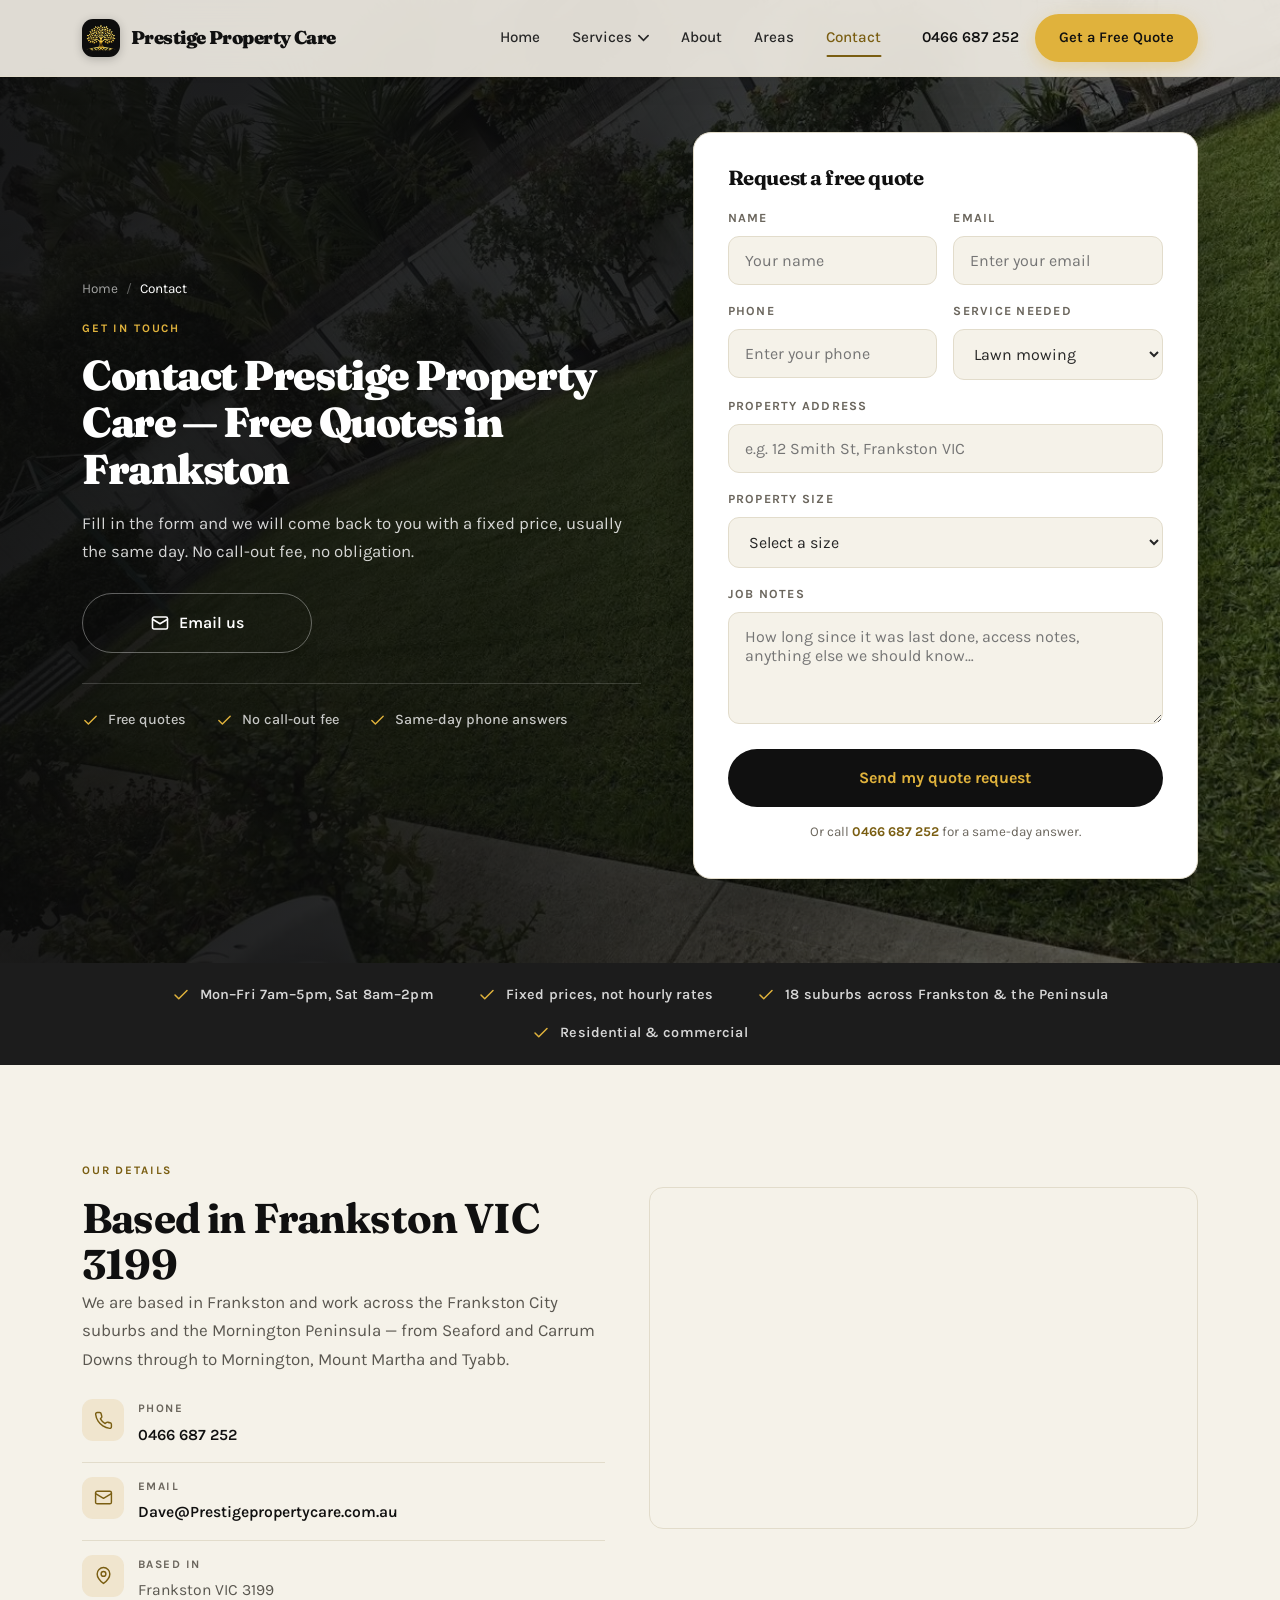
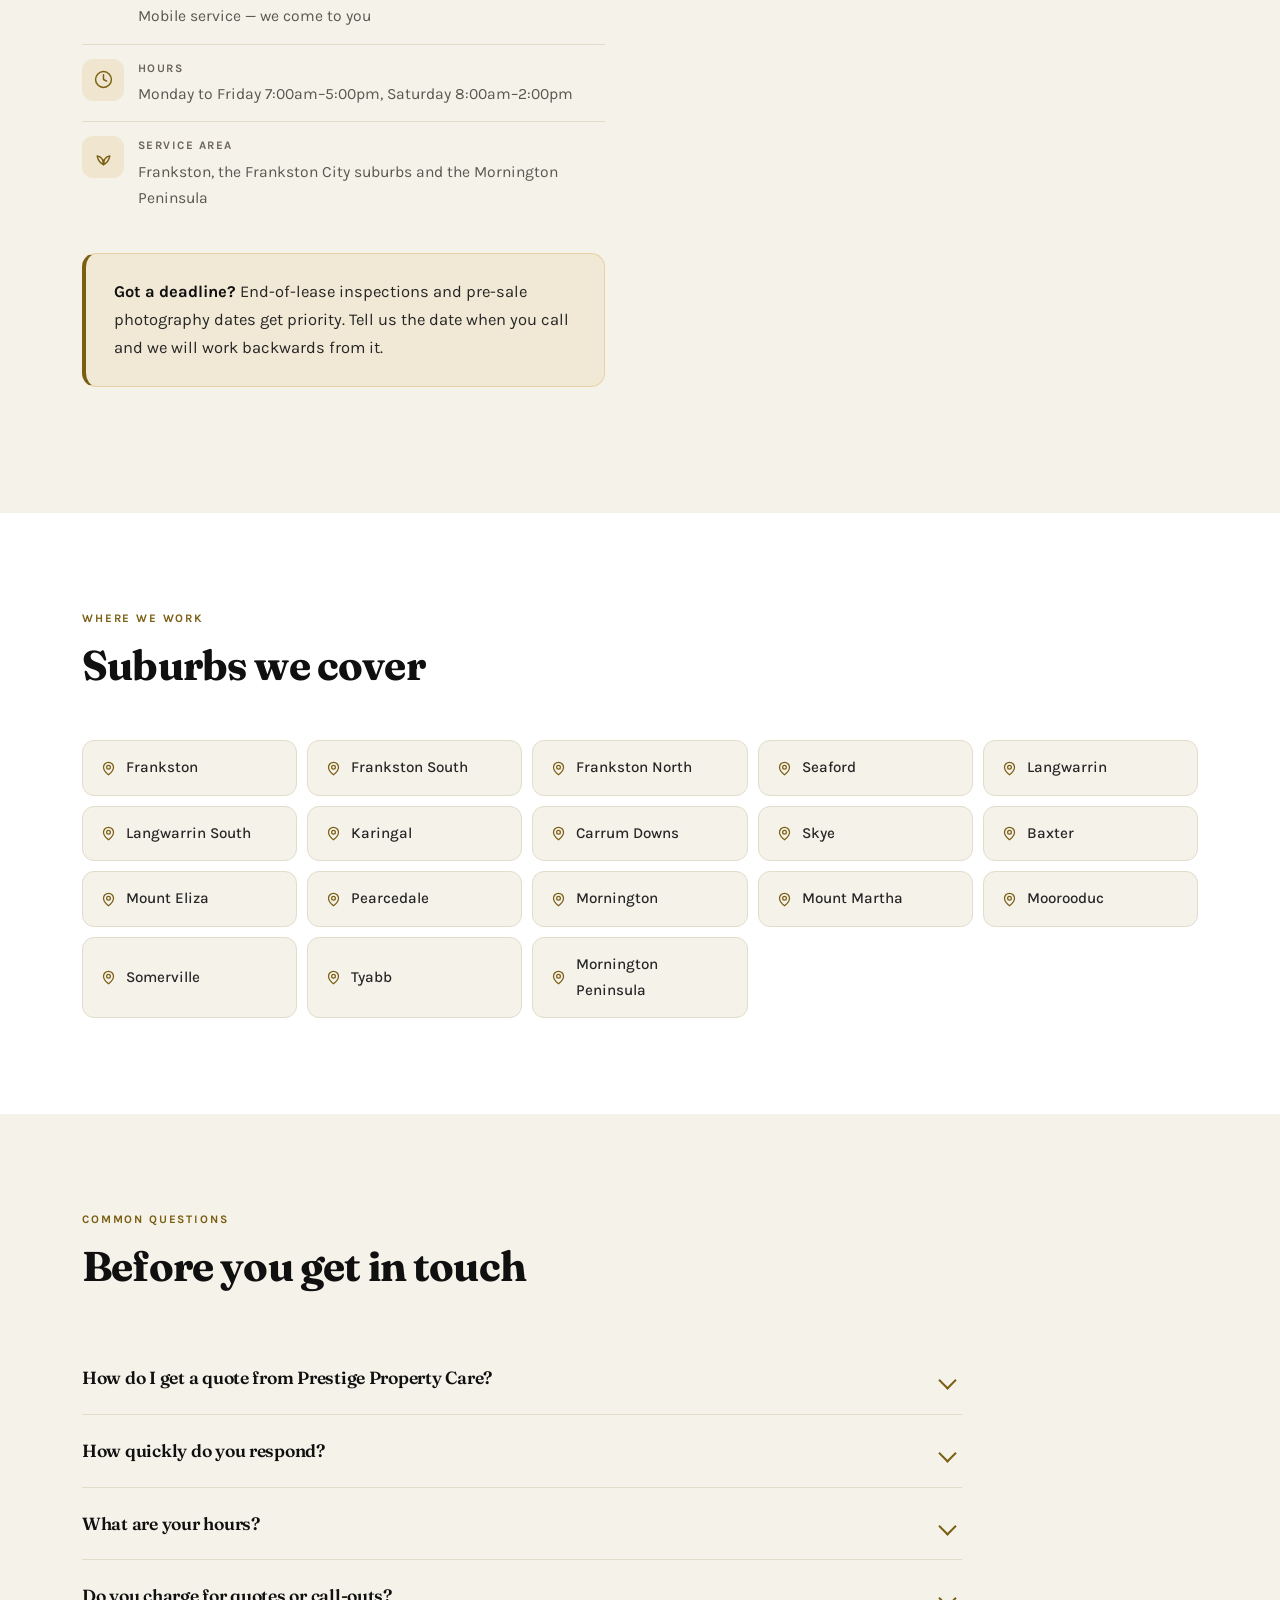
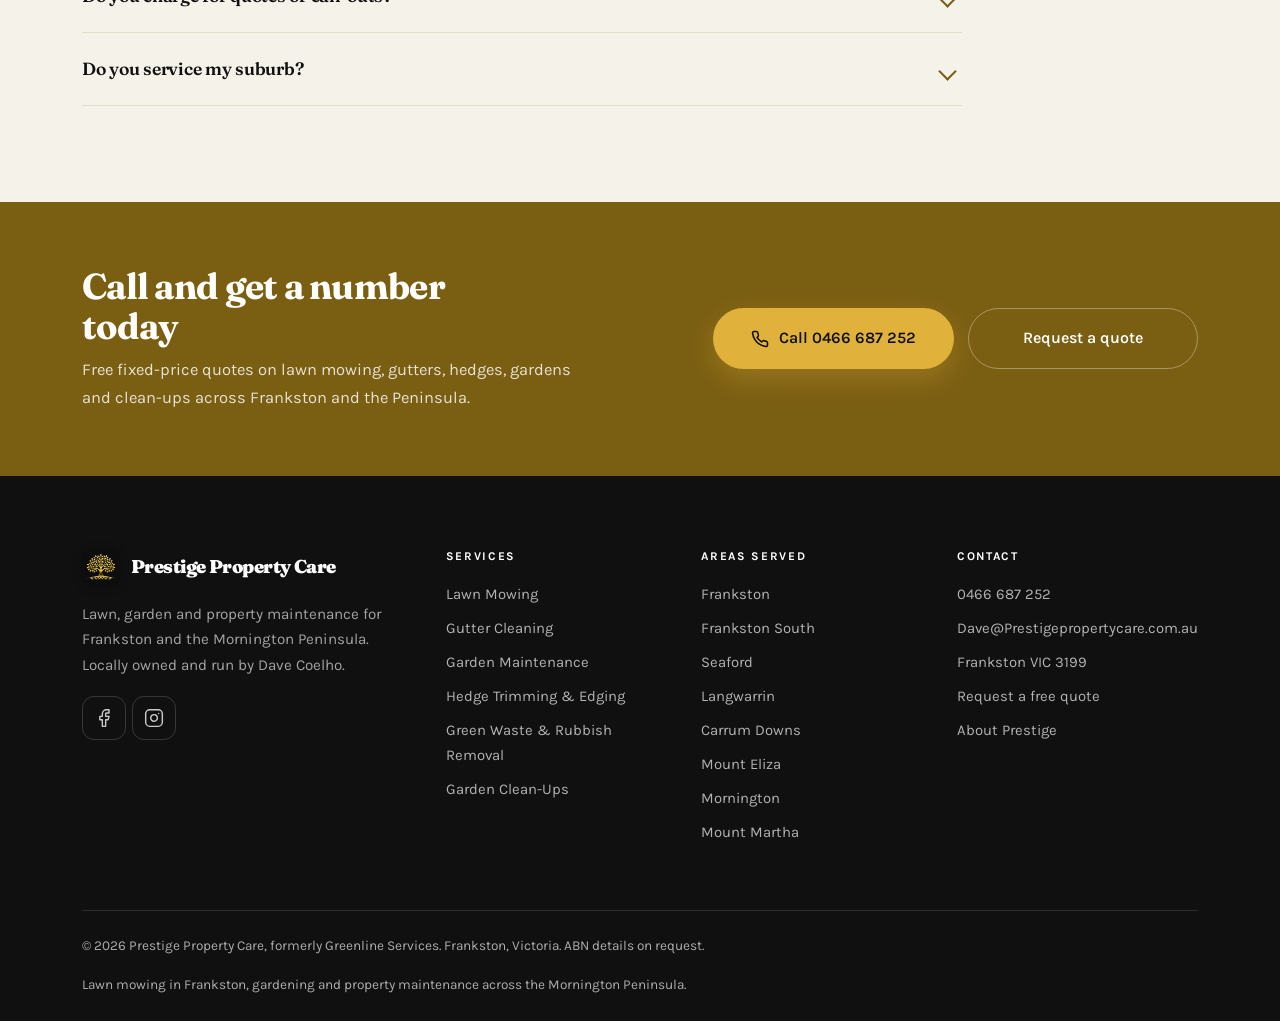
<file: contact/index.html>
<!DOCTYPE html>
<html lang="en-AU">
<head>
<!-- sales-brain:analytics -->
<!-- sales-brain:ga -->
<script async src="https://www.googletagmanager.com/gtag/js?id=G-1RZ0Q09788"></script>
<script>window.dataLayer=window.dataLayer||[];function gtag(){dataLayer.push(arguments);}gtag('js',new Date());gtag('config','G-1RZ0Q09788');</script>
<!-- /sales-brain:ga -->
<script>addEventListener('load',function(){try{if(!/\/(thank-?you|thanks)(\/|$)/i.test(location.pathname)||typeof gtag!=='function')return;var k='sb-lead:'+location.pathname+location.search;if(sessionStorage.getItem(k))return;sessionStorage.setItem(k,'1');gtag('event','generate_lead',{page_path:location.pathname});}catch(e){}});</script>
<!-- /sales-brain:analytics -->
<meta charset="utf-8">
<meta name="viewport" content="width=device-width, initial-scale=1">
<title>Contact Prestige Property Care | Free Quote Frankston VIC</title>
<meta name="description" content="Contact Prestige Property Care in Frankston for a free lawn mowing, gutter cleaning or garden clean-up quote. Call 0466 687 252 or send the quote form.">
<link rel="canonical" href="https://prestigepropertycare.com.au/contact/">
<meta name="robots" content="index, follow, max-image-preview:large, max-snippet:-1">
<meta name="theme-color" content="#101010">
<meta name="geo.region" content="AU-VIC">
<meta name="geo.placename" content="Frankston, Victoria">
<meta name="geo.position" content="-38.1442;145.1281">
<meta name="ICBM" content="-38.1442, 145.1281">

<meta property="og:type" content="website">
<meta property="og:locale" content="en_AU">
<meta property="og:site_name" content="Prestige Property Care">
<meta property="og:title" content="Contact Prestige Property Care | Free Quote Frankston VIC">
<meta property="og:description" content="Contact Prestige Property Care in Frankston for a free lawn mowing, gutter cleaning or garden clean-up quote. Call 0466 687 252 or send the quote form.">
<meta property="og:url" content="https://prestigepropertycare.com.au/contact/">
<meta property="og:image" content="https://prestigepropertycare.com.au/assets/img/og.jpg">
<meta name="twitter:card" content="summary_large_image">
<meta name="twitter:title" content="Contact Prestige Property Care | Free Quote Frankston VIC">
<meta name="twitter:description" content="Contact Prestige Property Care in Frankston for a free lawn mowing, gutter cleaning or garden clean-up quote. Call 0466 687 252 or send the quote form.">
<meta name="twitter:image" content="https://prestigepropertycare.com.au/assets/img/og.jpg">

<link rel="preconnect" href="https://fonts.googleapis.com">
<link rel="preconnect" href="https://fonts.gstatic.com" crossorigin>
<link rel="preload" as="style" href="https://fonts.googleapis.com/css2?family=Fraunces:opsz,wght@9..144,600;9..144,700;9..144,900&family=Karla:wght@400;500;600;700&display=swap">
<link rel="stylesheet" href="https://fonts.googleapis.com/css2?family=Fraunces:opsz,wght@9..144,600;9..144,700;9..144,900&family=Karla:wght@400;500;600;700&display=swap" media="print" onload="this.media='all'">
<noscript><link rel="stylesheet" href="https://fonts.googleapis.com/css2?family=Fraunces:opsz,wght@9..144,600;9..144,700;9..144,900&family=Karla:wght@400;500;600;700&display=swap"></noscript>
<link rel="icon" href="/assets/img/favicon-32.png" sizes="32x32" type="image/png">
<link rel="icon" href="/assets/img/icon-192.png" sizes="192x192" type="image/png">
<link rel="apple-touch-icon" href="/assets/img/apple-touch-icon.png">
<link rel="stylesheet" href="/assets/css/site.min.css">
<link rel="preload" as="image" href="/assets/img/work-lawn.jpg" imagesrcset="/assets/img/work-lawn-480.jpg 480w, /assets/img/work-lawn-800.jpg 800w, /assets/img/work-lawn.jpg 1200w" imagesizes="100vw" fetchpriority="high">


<script defer
  src="https://link.msgsndr.com/js/external-tracking.js"
  data-tracking-id="tk_9f5144f196b340e59b8396dd9921dc07">
</script>
</head>
<body>
<a class="skip-link" href="#main">Skip to content</a>
<!-- Generated by tools/build.py — edit the content there, not here. Prestige Property Care, Frankston VIC. -->
<header class="site-header solid" id="top">
  <div class="nav-inner">
    <a href="/" class="brand" aria-label="Prestige Property Care home">
      <span class="brand-mark"><img src="/assets/img/logo/mark-tree-120.png" alt="Prestige Property Care logo" width="120" height="120" decoding="async"></span>
      <span class="brand-name">Prestige Property Care</span>
    </a>

    <nav class="nav-main" aria-label="Main navigation">
      <a href="/" class="nav-link">Home</a>

      <div class="nav-dropdown">
        <button class="nav-link nav-trigger" aria-expanded="false" aria-controls="services-menu">
          Services
          <svg class="caret" viewBox="0 0 12 8" aria-hidden="true"><path d="M1 1.5 6 6.5l5-5" fill="none" stroke="currentColor" stroke-width="1.8" stroke-linecap="round"/></svg>
        </button>
        <div class="dropdown-panel" id="services-menu" role="menu">
          <a class="dd-item" role="menuitem" href="/services/">
            <span class="dd-icon" aria-hidden="true"><svg viewBox="0 0 24 24" aria-hidden="true"><rect x="3" y="3" width="7" height="7" rx="2"/><rect x="14" y="3" width="7" height="7" rx="2"/><rect x="3" y="14" width="7" height="7" rx="2"/><rect x="14" y="14" width="7" height="7" rx="2"/></svg></span>
            <span class="dd-text"><strong>All Services</strong><em>Complete property upkeep</em></span>
          </a><a class="dd-item" role="menuitem" href="/services/lawn-mowing/">
            <span class="dd-icon" aria-hidden="true"><svg viewBox="0 0 24 24" aria-hidden="true"><path d="M2 17h11v-4H2z"/><circle cx="5" cy="19.5" r="2"/><circle cx="19" cy="19.5" r="2.5"/><path d="M13 15h4l3-9h2"/></svg></span>
            <span class="dd-text"><strong>Lawn Mowing</strong><em>Mornington, Mount Eliza &amp; the Peninsula</em></span>
          </a><a class="dd-item" role="menuitem" href="/services/gutter-cleaning/">
            <span class="dd-icon" aria-hidden="true"><svg viewBox="0 0 24 24" aria-hidden="true"><path d="M3 7h18"/><path d="M3 7v5a2 2 0 0 0 2 2h14a2 2 0 0 0 2-2V7"/><path d="M12 14v3"/><path d="M12 22a2 2 0 0 1-2-2c0-1.2 2-3 2-3s2 1.8 2 3a2 2 0 0 1-2 2Z"/></svg></span>
            <span class="dd-text"><strong>Gutter Cleaning</strong><em>Frankston, Seaford &amp; Carrum Downs</em></span>
          </a><a class="dd-item" role="menuitem" href="/services/garden-maintenance/">
            <span class="dd-icon" aria-hidden="true"><svg viewBox="0 0 24 24" aria-hidden="true"><path d="M11 20A7 7 0 0 1 4 13c0-5 4-9 9-10 1 6-1 12-2 17Z"/><path d="M11 20c1-4 4-7 8-8"/></svg></span>
            <span class="dd-text"><strong>Garden Maintenance</strong><em>Frankston &amp; Frankston South</em></span>
          </a><a class="dd-item" role="menuitem" href="/services/hedge-trimming/">
            <span class="dd-icon" aria-hidden="true"><svg viewBox="0 0 24 24" aria-hidden="true"><circle cx="6" cy="18" r="2.5"/><circle cx="18" cy="18" r="2.5"/><path d="M7.7 16.3 18 4"/><path d="M16.3 16.3 6 4"/></svg></span>
            <span class="dd-text"><strong>Hedge Trimming &amp; Edging</strong><em>Langwarrin, Karingal &amp; Baxter</em></span>
          </a><a class="dd-item" role="menuitem" href="/services/rubbish-removal/">
            <span class="dd-icon" aria-hidden="true"><svg viewBox="0 0 24 24" aria-hidden="true"><path d="M4 7h16"/><path d="M9 7V5a1 1 0 0 1 1-1h4a1 1 0 0 1 1 1v2"/><path d="M6 7l1 13a1 1 0 0 0 1 1h8a1 1 0 0 0 1-1l1-13"/><path d="M10 11v6M14 11v6"/></svg></span>
            <span class="dd-text"><strong>Green Waste &amp; Rubbish Removal</strong><em>Frankston, Skye &amp; Carrum Downs</em></span>
          </a><a class="dd-item" role="menuitem" href="/services/garden-clean-ups/">
            <span class="dd-icon" aria-hidden="true"><svg viewBox="0 0 24 24" aria-hidden="true"><path d="M12 3l1.8 4.7L18.5 9.5 13.8 11.3 12 16l-1.8-4.7L5.5 9.5l4.7-1.8Z"/><path d="M18 16.5l.9 2.3 2.3.9-2.3.9-.9 2.3-.9-2.3-2.3-.9 2.3-.9Z"/></svg></span>
            <span class="dd-text"><strong>Garden Clean-Ups</strong><em>End-of-lease &amp; pre-sale, Mount Eliza</em></span>
          </a>
        </div>
      </div>

      <a href="/about/" class="nav-link">About</a>
      <a href="/#areas" class="nav-link">Areas</a>
      <a href="/contact/" class="nav-link is-active">Contact</a>
    </nav>

    <div class="nav-actions">
      <a href="tel:+61466687252" class="nav-phone">0466 687 252</a>
      <a href="#quote" class="btn-cta">Get a Free Quote</a>
    </div>

    <button class="nav-burger" aria-label="Open menu" aria-expanded="false" aria-controls="mobile-nav">
      <span></span><span></span><span></span>
    </button>
  </div>
</header>

<div class="scrim" hidden></div>

<nav class="mobile-nav" id="mobile-nav" aria-label="Mobile navigation">
  <a href="/">Home</a>
  <button class="acc-btn" aria-expanded="false">Services <span aria-hidden="true">+</span></button>
  <div class="acc-body">
    <a href="/services/">All Services</a>
    <a href="/services/lawn-mowing/">Lawn Mowing</a><a href="/services/gutter-cleaning/">Gutter Cleaning</a><a href="/services/garden-maintenance/">Garden Maintenance</a><a href="/services/hedge-trimming/">Hedge Trimming &amp; Edging</a><a href="/services/rubbish-removal/">Green Waste &amp; Rubbish Removal</a><a href="/services/garden-clean-ups/">Garden Clean-Ups</a>
  </div>
  <a href="/about/">About</a>
  <a href="/#areas">Areas</a>
  <a href="/contact/">Contact</a>
  <a href="#quote" class="mobile-quote">Get a free quote</a>
  <a href="tel:+61466687252">Call 0466 687 252</a>
</nav>
<main id="main">
<section class="page-hero hero-form">
  <div class="hero-media" aria-hidden="true"><img src="/assets/img/work-lawn.jpg" srcset="/assets/img/work-lawn-480.jpg 480w, /assets/img/work-lawn-800.jpg 800w, /assets/img/work-lawn.jpg 1200w" sizes="100vw" alt="Sloping back lawn mown and edged with the garden beds cut clean around it" width="1200" height="900" loading="eager" fetchpriority="high" decoding="async"></div>
  <div class="hero-in">
    <div class="hero-split">
      <div class="hero-copy">
        <nav class="crumbs" aria-label="Breadcrumb"><ol><li><a href="/">Home</a></li><li><span aria-current="page">Contact</span></li></ol></nav>
        <span class="eyebrow">Get in touch</span>
        <h1>Contact Prestige Property Care &mdash; Free Quotes in Frankston</h1>
        <p class="hero-sub">Fill in the form and we will come back to you with a fixed price, usually the same day. No call-out fee, no obligation.</p>
        <div class="hero-cta">
          <a href="mailto:Dave@Prestigepropertycare.com.au" class="btn-lg btn-ghost"><svg viewBox="0 0 24 24" aria-hidden="true"><rect x="2" y="4" width="20" height="16" rx="2"/><path d="m2 7 10 6 10-6"/></svg> Email us</a>
        </div>
        <div class="hero-strip">
          <div><svg viewBox="0 0 24 24" aria-hidden="true"><path d="M20 6 9 17l-5-5"/></svg>Free quotes</div>
          <div><svg viewBox="0 0 24 24" aria-hidden="true"><path d="M20 6 9 17l-5-5"/></svg>No call-out fee</div>
          <div><svg viewBox="0 0 24 24" aria-hidden="true"><path d="M20 6 9 17l-5-5"/></svg>Same-day phone answers</div>
        </div>
      </div>
      <div id="quote"><div class="contact-card">
  <h2 class="form-head">Request a free quote</h2><form class="quote-form" action="/thank-you/" method="get">
    <div class="form-grid">
      <div class="field">
        <label for="qf-full_name">Name</label>
        <input type="text" id="qf-full_name" name="full_name" required autocomplete="name" placeholder="Your name">
      </div>
      <div class="field">
        <label for="qf-email">Email</label>
        <input type="email" id="qf-email" name="email" required autocomplete="email" placeholder="Enter your email">
      </div>
      <div class="field">
        <label for="qf-phone">Phone</label>
        <input type="tel" id="qf-phone" name="phone" required autocomplete="tel" placeholder="Enter your phone">
      </div>
      <div class="field">
        <label for="qf-service_needed">Service needed</label>
        <select id="qf-service_needed" name="service_needed"><option>Lawn mowing</option><option>Gutter cleaning</option><option>Garden maintenance</option><option>Hedge trimming &amp; edging</option><option>Green waste &amp; rubbish removal</option><option>End-of-lease or pre-sale clean-up</option><option>Commercial property maintenance</option><option>Something else</option></select>
      </div>
      <div class="field full">
        <label for="qf-property_address">Property address</label>
        <input type="text" id="qf-property_address" name="property_address" required autocomplete="street-address" placeholder="e.g. 12 Smith St, Frankston VIC">
      </div>
      <div class="field full">
        <label for="qf-property_size">Property size</label>
        <select id="qf-property_size" name="property_size"><option value="">Select a size</option><option>Small &mdash; under 300m&sup2;</option><option>Medium &mdash; 300&ndash;600m&sup2;</option><option>Large &mdash; 600&ndash;1000m&sup2;</option><option>Acreage &mdash; over 1000m&sup2;</option><option>Not sure</option></select>
      </div>
      <div class="field full">
        <label for="qf-job_notes">Job notes</label>
        <textarea id="qf-job_notes" name="job_notes" placeholder="How long since it was last done, access notes, anything else we should know&hellip;"></textarea>
      </div>
      <div class="field full" style="margin-bottom:0">
        <button type="submit" class="btn-submit">Send my quote request</button>
        <p class="form-note">Or call <a href="tel:+61466687252">0466 687 252</a> for a same-day answer.</p>
      </div>
    </div>
  </form>
</div></div>
    </div>
  </div>
</section>

<div class="trustbar">
  <div class="wrap">
    <ul>
      <li><svg viewBox="0 0 24 24" aria-hidden="true"><path d="M20 6 9 17l-5-5"/></svg>Mon&ndash;Fri 7am&ndash;5pm, Sat 8am&ndash;2pm</li>
      <li><svg viewBox="0 0 24 24" aria-hidden="true"><path d="M20 6 9 17l-5-5"/></svg>Fixed prices, not hourly rates</li>
      <li><svg viewBox="0 0 24 24" aria-hidden="true"><path d="M20 6 9 17l-5-5"/></svg>18 suburbs across Frankston &amp; the Peninsula</li>
      <li><svg viewBox="0 0 24 24" aria-hidden="true"><path d="M20 6 9 17l-5-5"/></svg>Residential &amp; commercial</li>
    </ul>
  </div>
</div>



<section class="sec">
  <div class="wrap">
    <div class="contact-grid">
      <div>
        <div class="sec-head" style="margin-bottom:26px">
          <span class="eyebrow">Our details</span>
          <h2>Based in Frankston VIC 3199</h2>
          <p class="lede">We are based in Frankston and work across the Frankston City suburbs and the Mornington Peninsula &mdash; from Seaford and Carrum Downs through to Mornington, Mount Martha and Tyabb.</p>
        </div>
        <ul class="nap">
  <li>
    <span class="ico" aria-hidden="true"><svg viewBox="0 0 24 24" aria-hidden="true"><path d="M22 16.9v3a2 2 0 0 1-2.2 2 19.8 19.8 0 0 1-8.6-3.1 19.5 19.5 0 0 1-6-6A19.8 19.8 0 0 1 2.1 4.2 2 2 0 0 1 4.1 2h3a2 2 0 0 1 2 1.7c.1 1 .4 1.9.7 2.8a2 2 0 0 1-.5 2.1L8.1 9.9a16 16 0 0 0 6 6l1.3-1.2a2 2 0 0 1 2.1-.5c.9.3 1.8.6 2.8.7a2 2 0 0 1 1.7 2Z"/></svg></span>
    <span><b>Phone</b><a href="tel:+61466687252">0466 687 252</a></span>
  </li>
  <li>
    <span class="ico" aria-hidden="true"><svg viewBox="0 0 24 24" aria-hidden="true"><rect x="2" y="4" width="20" height="16" rx="2"/><path d="m2 7 10 6 10-6"/></svg></span>
    <span><b>Email</b><a href="mailto:Dave@Prestigepropertycare.com.au">Dave@Prestigepropertycare.com.au</a></span>
  </li>
  <li>
    <span class="ico" aria-hidden="true"><svg viewBox="0 0 24 24" aria-hidden="true"><path d="M20 10c0 6-8 12-8 12s-8-6-8-12a8 8 0 0 1 16 0Z"/><circle cx="12" cy="10" r="3"/></svg></span>
    <span><b>Based in</b>Frankston VIC 3199<br>Mobile service &mdash; we come to you</span>
  </li>
  <li>
    <span class="ico" aria-hidden="true"><svg viewBox="0 0 24 24" aria-hidden="true"><circle cx="12" cy="12" r="10"/><path d="M12 6v6l4 2"/></svg></span>
    <span><b>Hours</b>Monday to Friday 7:00am&ndash;5:00pm, Saturday 8:00am&ndash;2:00pm</span>
  </li>
  <li>
    <span class="ico" aria-hidden="true"><svg viewBox="0 0 24 24" aria-hidden="true"><path d="M12 21c0-6 3-10 8-11-1 6-4 9-8 11Z"/><path d="M12 21c0-6-3-10-8-11 1 6 4 9 8 11Z"/><path d="M12 21v-6"/></svg></span>
    <span><b>Service area</b>Frankston, the Frankston City suburbs and the Mornington Peninsula</span>
  </li>
</ul>
        <div class="callout" style="margin-top:28px">
          <p><strong>Got a deadline?</strong> End-of-lease inspections and pre-sale photography dates get priority. Tell us the date when you call and we will work backwards from it.</p>
        </div>
      </div>
      <div><div class="map-embed">
  <iframe title="Map of the Prestige Property Care service area — Frankston, Victoria and the Mornington Peninsula" src="https://www.google.com/maps/embed?pb=!1m14!1m12!1m3!1d200705.6214454393!2d145.1110961!3d-38.1860856!2m3!1f0!2f0!3f0!3m2!1i1024!2i768!4f13.1!5e0!3m2!1sen!2sau!4v1787142280589!5m2!1sen!2sau" width="600" height="450" style="border:0;" allowfullscreen="" loading="lazy" referrerpolicy="strict-origin-when-cross-origin"></iframe>
</div></div>
    </div>
  </div>
</section>

<section class="sec sec-alt">
  <div class="wrap">
    <div class="sec-head">
      <span class="eyebrow">Where we work</span>
      <h2>Suburbs we cover</h2>
    </div>
    <div class="areas-grid"><span class="area"><svg viewBox="0 0 24 24" aria-hidden="true"><path d="M20 10c0 6-8 12-8 12s-8-6-8-12a8 8 0 0 1 16 0Z"/><circle cx="12" cy="10" r="3"/></svg>Frankston</span><span class="area"><svg viewBox="0 0 24 24" aria-hidden="true"><path d="M20 10c0 6-8 12-8 12s-8-6-8-12a8 8 0 0 1 16 0Z"/><circle cx="12" cy="10" r="3"/></svg>Frankston South</span><span class="area"><svg viewBox="0 0 24 24" aria-hidden="true"><path d="M20 10c0 6-8 12-8 12s-8-6-8-12a8 8 0 0 1 16 0Z"/><circle cx="12" cy="10" r="3"/></svg>Frankston North</span><span class="area"><svg viewBox="0 0 24 24" aria-hidden="true"><path d="M20 10c0 6-8 12-8 12s-8-6-8-12a8 8 0 0 1 16 0Z"/><circle cx="12" cy="10" r="3"/></svg>Seaford</span><span class="area"><svg viewBox="0 0 24 24" aria-hidden="true"><path d="M20 10c0 6-8 12-8 12s-8-6-8-12a8 8 0 0 1 16 0Z"/><circle cx="12" cy="10" r="3"/></svg>Langwarrin</span><span class="area"><svg viewBox="0 0 24 24" aria-hidden="true"><path d="M20 10c0 6-8 12-8 12s-8-6-8-12a8 8 0 0 1 16 0Z"/><circle cx="12" cy="10" r="3"/></svg>Langwarrin South</span><span class="area"><svg viewBox="0 0 24 24" aria-hidden="true"><path d="M20 10c0 6-8 12-8 12s-8-6-8-12a8 8 0 0 1 16 0Z"/><circle cx="12" cy="10" r="3"/></svg>Karingal</span><span class="area"><svg viewBox="0 0 24 24" aria-hidden="true"><path d="M20 10c0 6-8 12-8 12s-8-6-8-12a8 8 0 0 1 16 0Z"/><circle cx="12" cy="10" r="3"/></svg>Carrum Downs</span><span class="area"><svg viewBox="0 0 24 24" aria-hidden="true"><path d="M20 10c0 6-8 12-8 12s-8-6-8-12a8 8 0 0 1 16 0Z"/><circle cx="12" cy="10" r="3"/></svg>Skye</span><span class="area"><svg viewBox="0 0 24 24" aria-hidden="true"><path d="M20 10c0 6-8 12-8 12s-8-6-8-12a8 8 0 0 1 16 0Z"/><circle cx="12" cy="10" r="3"/></svg>Baxter</span><span class="area"><svg viewBox="0 0 24 24" aria-hidden="true"><path d="M20 10c0 6-8 12-8 12s-8-6-8-12a8 8 0 0 1 16 0Z"/><circle cx="12" cy="10" r="3"/></svg>Mount Eliza</span><span class="area"><svg viewBox="0 0 24 24" aria-hidden="true"><path d="M20 10c0 6-8 12-8 12s-8-6-8-12a8 8 0 0 1 16 0Z"/><circle cx="12" cy="10" r="3"/></svg>Pearcedale</span><span class="area"><svg viewBox="0 0 24 24" aria-hidden="true"><path d="M20 10c0 6-8 12-8 12s-8-6-8-12a8 8 0 0 1 16 0Z"/><circle cx="12" cy="10" r="3"/></svg>Mornington</span><span class="area"><svg viewBox="0 0 24 24" aria-hidden="true"><path d="M20 10c0 6-8 12-8 12s-8-6-8-12a8 8 0 0 1 16 0Z"/><circle cx="12" cy="10" r="3"/></svg>Mount Martha</span><span class="area"><svg viewBox="0 0 24 24" aria-hidden="true"><path d="M20 10c0 6-8 12-8 12s-8-6-8-12a8 8 0 0 1 16 0Z"/><circle cx="12" cy="10" r="3"/></svg>Moorooduc</span><span class="area"><svg viewBox="0 0 24 24" aria-hidden="true"><path d="M20 10c0 6-8 12-8 12s-8-6-8-12a8 8 0 0 1 16 0Z"/><circle cx="12" cy="10" r="3"/></svg>Somerville</span><span class="area"><svg viewBox="0 0 24 24" aria-hidden="true"><path d="M20 10c0 6-8 12-8 12s-8-6-8-12a8 8 0 0 1 16 0Z"/><circle cx="12" cy="10" r="3"/></svg>Tyabb</span><span class="area"><svg viewBox="0 0 24 24" aria-hidden="true"><path d="M20 10c0 6-8 12-8 12s-8-6-8-12a8 8 0 0 1 16 0Z"/><circle cx="12" cy="10" r="3"/></svg>Mornington Peninsula</span></div>
  </div>
</section>

<section class="sec">
  <div class="wrap">
    <div class="sec-head">
      <span class="eyebrow">Common questions</span>
      <h2>Before you get in touch</h2>
    </div>
    <div class="faq-list"><div class="faq">
        <button class="faq-q" aria-expanded="false">How do I get a quote from Prestige Property Care?</button>
        <div class="faq-a"><p>Call 0466 687 252, email Dave@Prestigepropertycare.com.au, or send the form on this page with your suburb and what you need looked at. Quotes are free, given as a fixed price rather than an hourly rate, and there is no obligation to book once you have the number.</p></div>
      </div><div class="faq">
        <button class="faq-q" aria-expanded="false">How quickly do you respond?</button>
        <div class="faq-a"><p>Calls are the fastest way to get an answer and are usually picked up or returned the same day. Form and email enquiries are answered within one business day. If you have a hard deadline &mdash; an inspection, a photography date, a storm on the way &mdash; say so and we will prioritise it.</p></div>
      </div><div class="faq">
        <button class="faq-q" aria-expanded="false">What are your hours?</button>
        <div class="faq-a"><p>We work Monday to Friday 7:00am to 5:00pm and Saturday 8:00am to 2:00pm. The phone is on outside those hours, but it may go to message if we are on a job.</p></div>
      </div><div class="faq">
        <button class="faq-q" aria-expanded="false">Do you charge for quotes or call-outs?</button>
        <div class="faq-a"><p>No. Quotes are free and there is no call-out fee to come and look at the property.</p></div>
      </div><div class="faq">
        <button class="faq-q" aria-expanded="false">Do you service my suburb?</button>
        <div class="faq-a"><p>We cover Frankston, Frankston South, Frankston North, Seaford, Langwarrin, Langwarrin South, Karingal, Carrum Downs, Skye, Baxter, Mount Eliza, Pearcedale, Mornington, Mount Martha, Moorooduc, Somerville, Tyabb and the wider Mornington Peninsula. If you are just outside that, call anyway &mdash; if we are already working nearby we can often fit you in.</p></div>
      </div></div>
  </div>
</section>



<section class="cta-band">
  <div class="wrap">
    <div>
      <h2>Call and get a number today</h2>
      <p>Free fixed-price quotes on lawn mowing, gutters, hedges, gardens and clean-ups across Frankston and the Peninsula.</p>
    </div>
    <div class="hero-cta">
      <a href="tel:+61466687252" class="btn-lg btn-solid"><svg viewBox="0 0 24 24" aria-hidden="true"><path d="M22 16.9v3a2 2 0 0 1-2.2 2 19.8 19.8 0 0 1-8.6-3.1 19.5 19.5 0 0 1-6-6A19.8 19.8 0 0 1 2.1 4.2 2 2 0 0 1 4.1 2h3a2 2 0 0 1 2 1.7c.1 1 .4 1.9.7 2.8a2 2 0 0 1-.5 2.1L8.1 9.9a16 16 0 0 0 6 6l1.3-1.2a2 2 0 0 1 2.1-.5c.9.3 1.8.6 2.8.7a2 2 0 0 1 1.7 2Z"/></svg> Call 0466 687 252</a>
      <button type="button" class="btn-lg btn-ghost" data-quote-open>Request a quote</button>
    </div>
  </div>
</section>

</main>
<footer>
  <div class="wrap">
    <div class="f-grid">
      <div class="f-about">
        <a href="/" class="brand">
          <span class="brand-mark"><img src="/assets/img/logo/mark-tree-120.png" alt="Prestige Property Care logo" width="120" height="120" loading="lazy" decoding="async"></span>
          <span class="brand-name">Prestige Property Care</span>
        </a>
        <p>Lawn, garden and property maintenance for Frankston and the Mornington Peninsula. Locally owned and run by Dave Coelho.</p>
        <ul class="f-social">
          <li><a href="https://www.facebook.com/profile.php?id=61594050001979" aria-label="Prestige Property Care on Facebook" rel="noopener"><svg viewBox="0 0 24 24" aria-hidden="true"><path d="M18 2h-3a5 5 0 0 0-5 5v3H7v4h3v8h4v-8h3l1-4h-4V7a1 1 0 0 1 1-1h3Z"/></svg></a></li>
          <li><a href="https://www.instagram.com/prestigepropertycarefrankston/" aria-label="Prestige Property Care on Instagram" rel="noopener"><svg viewBox="0 0 24 24" aria-hidden="true"><rect x="2" y="2" width="20" height="20" rx="5"/><path d="M16 11.4A4 4 0 1 1 12.6 8 4 4 0 0 1 16 11.4Z"/><path d="M17.5 6.5h.01"/></svg></a></li>
        </ul>
      </div>
      <div>
        <h2 class="f-head">Services</h2>
        <ul><li><a href="/services/lawn-mowing/">Lawn Mowing</a></li><li><a href="/services/gutter-cleaning/">Gutter Cleaning</a></li><li><a href="/services/garden-maintenance/">Garden Maintenance</a></li><li><a href="/services/hedge-trimming/">Hedge Trimming &amp; Edging</a></li><li><a href="/services/rubbish-removal/">Green Waste &amp; Rubbish Removal</a></li><li><a href="/services/garden-clean-ups/">Garden Clean-Ups</a></li></ul>
      </div>
      <div>
        <h2 class="f-head">Areas served</h2>
        <ul><li><a href="/#areas">Frankston</a></li><li><a href="/#areas">Frankston South</a></li><li><a href="/#areas">Seaford</a></li><li><a href="/#areas">Langwarrin</a></li><li><a href="/#areas">Carrum Downs</a></li><li><a href="/#areas">Mount Eliza</a></li><li><a href="/#areas">Mornington</a></li><li><a href="/#areas">Mount Martha</a></li></ul>
      </div>
      <div>
        <h2 class="f-head">Contact</h2>
        <ul>
          <li><a href="tel:+61466687252">0466 687 252</a></li>
          <li><a href="mailto:Dave@Prestigepropertycare.com.au">Dave@Prestigepropertycare.com.au</a></li>
          <li>Frankston VIC 3199</li>
          <li><a href="/contact/">Request a free quote</a></li>
          <li><a href="/about/">About Prestige</a></li>
        </ul>
      </div>
    </div>
    <div class="f-bottom">
      <span>&copy; 2026 Prestige Property Care, formerly Greenline Services. Frankston, Victoria. ABN details on request.</span>
      <span>Lawn mowing in Frankston, gardening and property maintenance across the Mornington Peninsula.</span>
    </div>
  </div>
</footer>

<script type="application/ld+json">
{
  "@context": "https://schema.org",
  "@type": ["LocalBusiness","HomeAndConstructionBusiness"],
  "@id": "https://prestigepropertycare.com.au/#business",
  "name": "Prestige Property Care",
  "alternateName": "Greenline Services",
  "description": "Lawn mowing, garden maintenance, hedge trimming, gutter cleaning and green waste removal in Frankston and across the Mornington Peninsula.",
  "url": "https://prestigepropertycare.com.au/",
  "telephone": "+61 466 687 252",
  "email": "Dave@Prestigepropertycare.com.au",
  "founder": {"@type":"Person","name":"Dave Coelho"},
  "priceRange": "$$",
  "currenciesAccepted": "AUD",
  "paymentAccepted": "Cash, Bank transfer, Card",
  "image": "https://prestigepropertycare.com.au/assets/img/og.jpg",
  "address": {
    "@type": "PostalAddress",
    "streetAddress": "2/15 St Johns Ave",
    "addressLocality": "Frankston",
    "addressRegion": "VIC",
    "postalCode": "3199",
    "addressCountry": "AU"
  },
  "geo": {"@type":"GeoCoordinates","latitude":-38.1442,"longitude":145.1281},
  "hasMap": "https://www.google.com/maps?cid=12542257598963737778",
  "sameAs": [
    "https://www.facebook.com/profile.php?id=61594050001979",
    "https://www.instagram.com/prestigepropertycarefrankston/",
    "https://www.google.com/maps?cid=12542257598963737778"
  ],
  "openingHoursSpecification": [
    {"@type":"OpeningHoursSpecification","dayOfWeek":["Monday","Tuesday","Wednesday","Thursday","Friday"],"opens":"07:00","closes":"17:00"},
    {"@type":"OpeningHoursSpecification","dayOfWeek":["Saturday"],"opens":"08:00","closes":"14:00"}
  ],
  "areaServed": [
    {"@type":"Place","name":"Frankston, VIC, Australia"},
    {"@type":"Place","name":"Frankston South, VIC, Australia"},
    {"@type":"Place","name":"Frankston North, VIC, Australia"},
    {"@type":"Place","name":"Seaford, VIC, Australia"},
    {"@type":"Place","name":"Langwarrin, VIC, Australia"},
    {"@type":"Place","name":"Langwarrin South, VIC, Australia"},
    {"@type":"Place","name":"Karingal, VIC, Australia"},
    {"@type":"Place","name":"Carrum Downs, VIC, Australia"},
    {"@type":"Place","name":"Skye, VIC, Australia"},
    {"@type":"Place","name":"Baxter, VIC, Australia"},
    {"@type":"Place","name":"Mount Eliza, VIC, Australia"},
    {"@type":"Place","name":"Pearcedale, VIC, Australia"},
    {"@type":"Place","name":"Mornington, VIC, Australia"},
    {"@type":"Place","name":"Mount Martha, VIC, Australia"},
    {"@type":"Place","name":"Moorooduc, VIC, Australia"},
    {"@type":"Place","name":"Somerville, VIC, Australia"},
    {"@type":"Place","name":"Tyabb, VIC, Australia"},
    {"@type":"Place","name":"Mornington Peninsula, VIC, Australia"}
  ],
  "hasOfferCatalog": {
    "@type": "OfferCatalog",
    "name": "Lawn, garden and property maintenance services",
    "itemListElement": [
      {"@type":"Offer","itemOffered":{"@type":"Service","name":"Lawn Mowing","url":"https://prestigepropertycare.com.au/services/lawn-mowing/"}},
      {"@type":"Offer","itemOffered":{"@type":"Service","name":"Gutter Cleaning","url":"https://prestigepropertycare.com.au/services/gutter-cleaning/"}},
      {"@type":"Offer","itemOffered":{"@type":"Service","name":"Garden Maintenance","url":"https://prestigepropertycare.com.au/services/garden-maintenance/"}},
      {"@type":"Offer","itemOffered":{"@type":"Service","name":"Hedge Trimming & Edging","url":"https://prestigepropertycare.com.au/services/hedge-trimming/"}},
      {"@type":"Offer","itemOffered":{"@type":"Service","name":"Green Waste & Rubbish Removal","url":"https://prestigepropertycare.com.au/services/rubbish-removal/"}},
      {"@type":"Offer","itemOffered":{"@type":"Service","name":"Garden Clean-Ups","url":"https://prestigepropertycare.com.au/services/garden-clean-ups/"}}
    ]
  }
}
</script>
<script type="application/ld+json">
{
  "@context": "https://schema.org",
  "@type": "FAQPage",
  "mainEntity": [
    {"@type":"Question","name":"How do I get a quote from Prestige Property Care?","acceptedAnswer":{"@type":"Answer","text":"Call 0466 687 252, email Dave@Prestigepropertycare.com.au, or send the form on this page with your suburb and what you need looked at. Quotes are free, given as a fixed price rather than an hourly rate, and there is no obligation to book once you have the number."}},
    {"@type":"Question","name":"How quickly do you respond?","acceptedAnswer":{"@type":"Answer","text":"Calls are the fastest way to get an answer and are usually picked up or returned the same day. Form and email enquiries are answered within one business day. If you have a hard deadline — an inspection, a photography date, a storm on the way — say so and we will prioritise it."}},
    {"@type":"Question","name":"What are your hours?","acceptedAnswer":{"@type":"Answer","text":"We work Monday to Friday 7:00am to 5:00pm and Saturday 8:00am to 2:00pm. The phone is on outside those hours, but it may go to message if we are on a job."}},
    {"@type":"Question","name":"Do you charge for quotes or call-outs?","acceptedAnswer":{"@type":"Answer","text":"No. Quotes are free and there is no call-out fee to come and look at the property."}},
    {"@type":"Question","name":"Do you service my suburb?","acceptedAnswer":{"@type":"Answer","text":"We cover Frankston, Frankston South, Frankston North, Seaford, Langwarrin, Langwarrin South, Karingal, Carrum Downs, Skye, Baxter, Mount Eliza, Pearcedale, Mornington, Mount Martha, Moorooduc, Somerville, Tyabb and the wider Mornington Peninsula. If you are just outside that, call anyway — if we are already working nearby we can often fit you in."}}
  ]
}
</script>
<script type="application/ld+json">
{
  "@context": "https://schema.org",
  "@type": "BreadcrumbList",
  "itemListElement": [
    {"@type":"ListItem","position":1,"name":"Home","item":"https://prestigepropertycare.com.au/"},
    {"@type":"ListItem","position":2,"name":"Contact","item":"https://prestigepropertycare.com.au/contact/"}
  ]
}
</script>
<script type="application/ld+json">
{
  "@context": "https://schema.org",
  "@type": "ContactPage",
  "url": "https://prestigepropertycare.com.au/contact/",
  "name": "Contact Prestige Property Care",
  "mainEntity": {"@id": "https://prestigepropertycare.com.au/#business"}
}
</script>
<script src="/assets/js/site.js" defer></script>
</body>
</html>
</file>
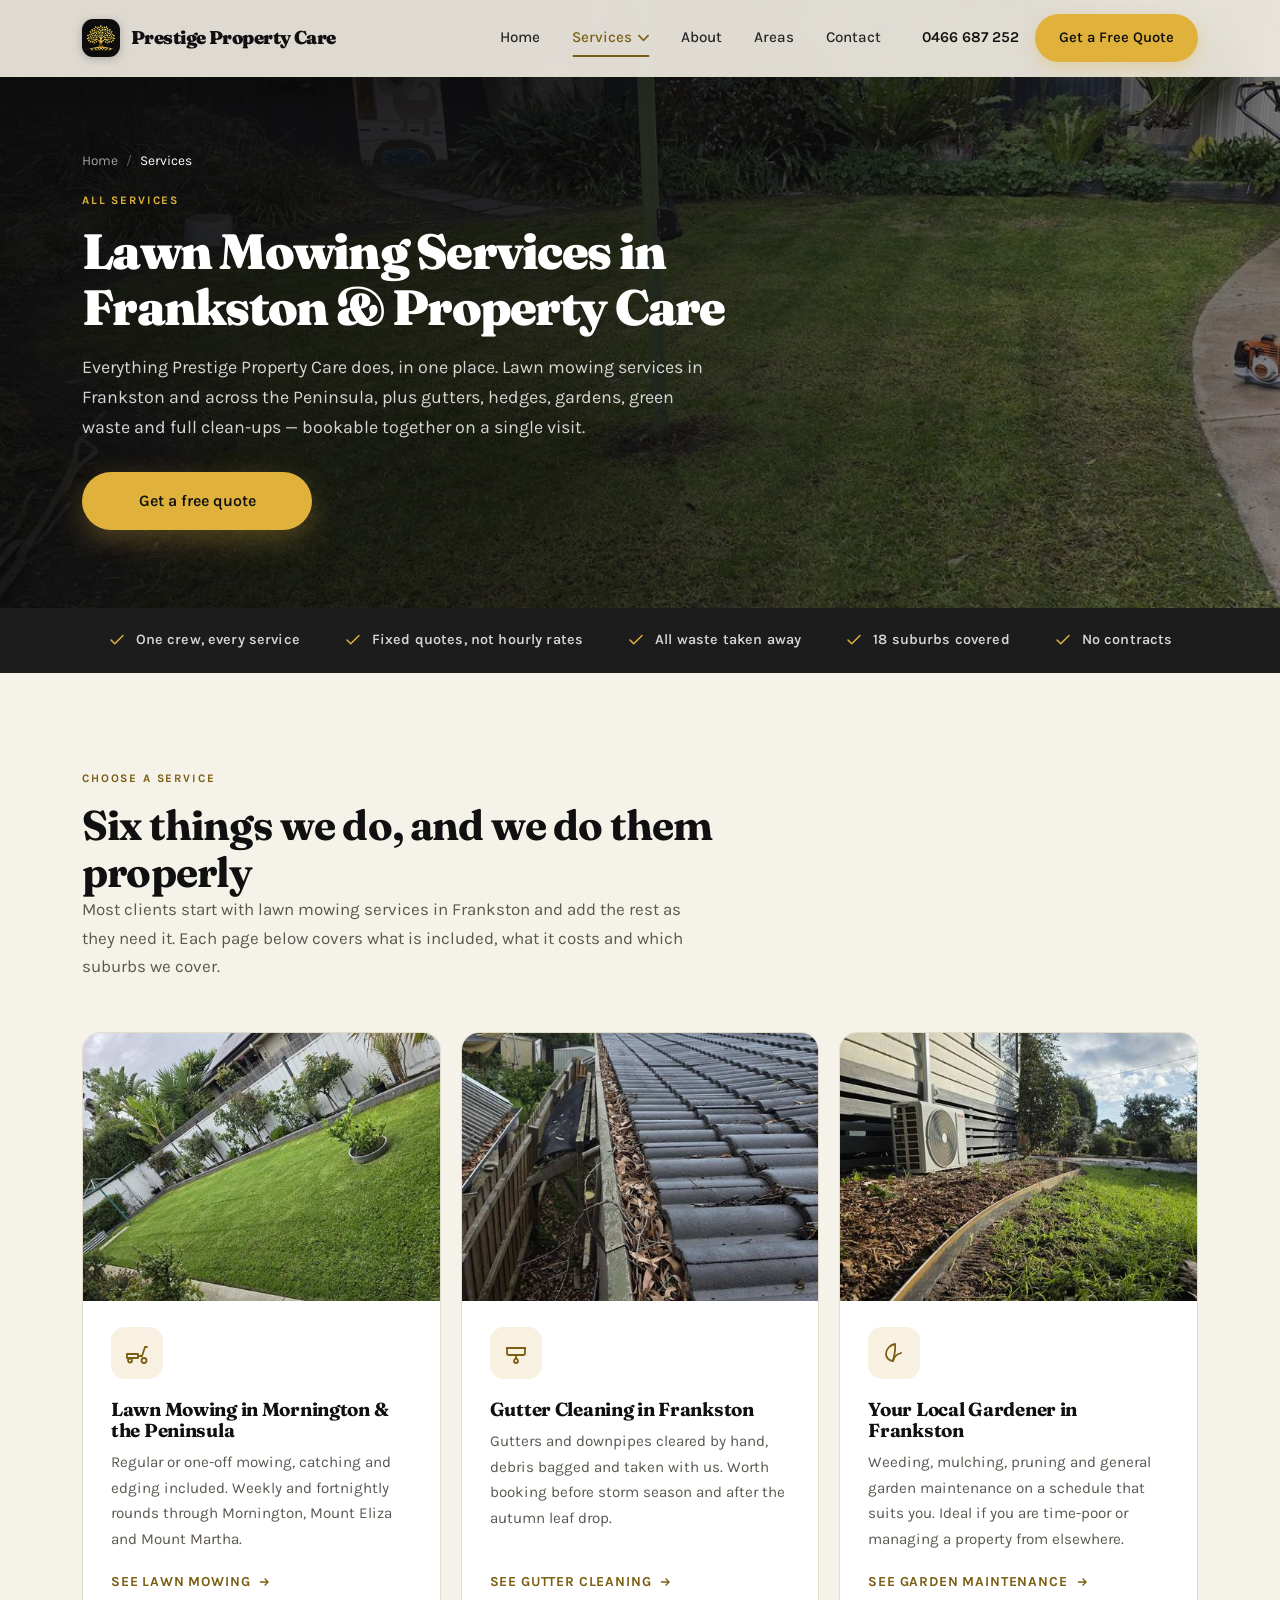
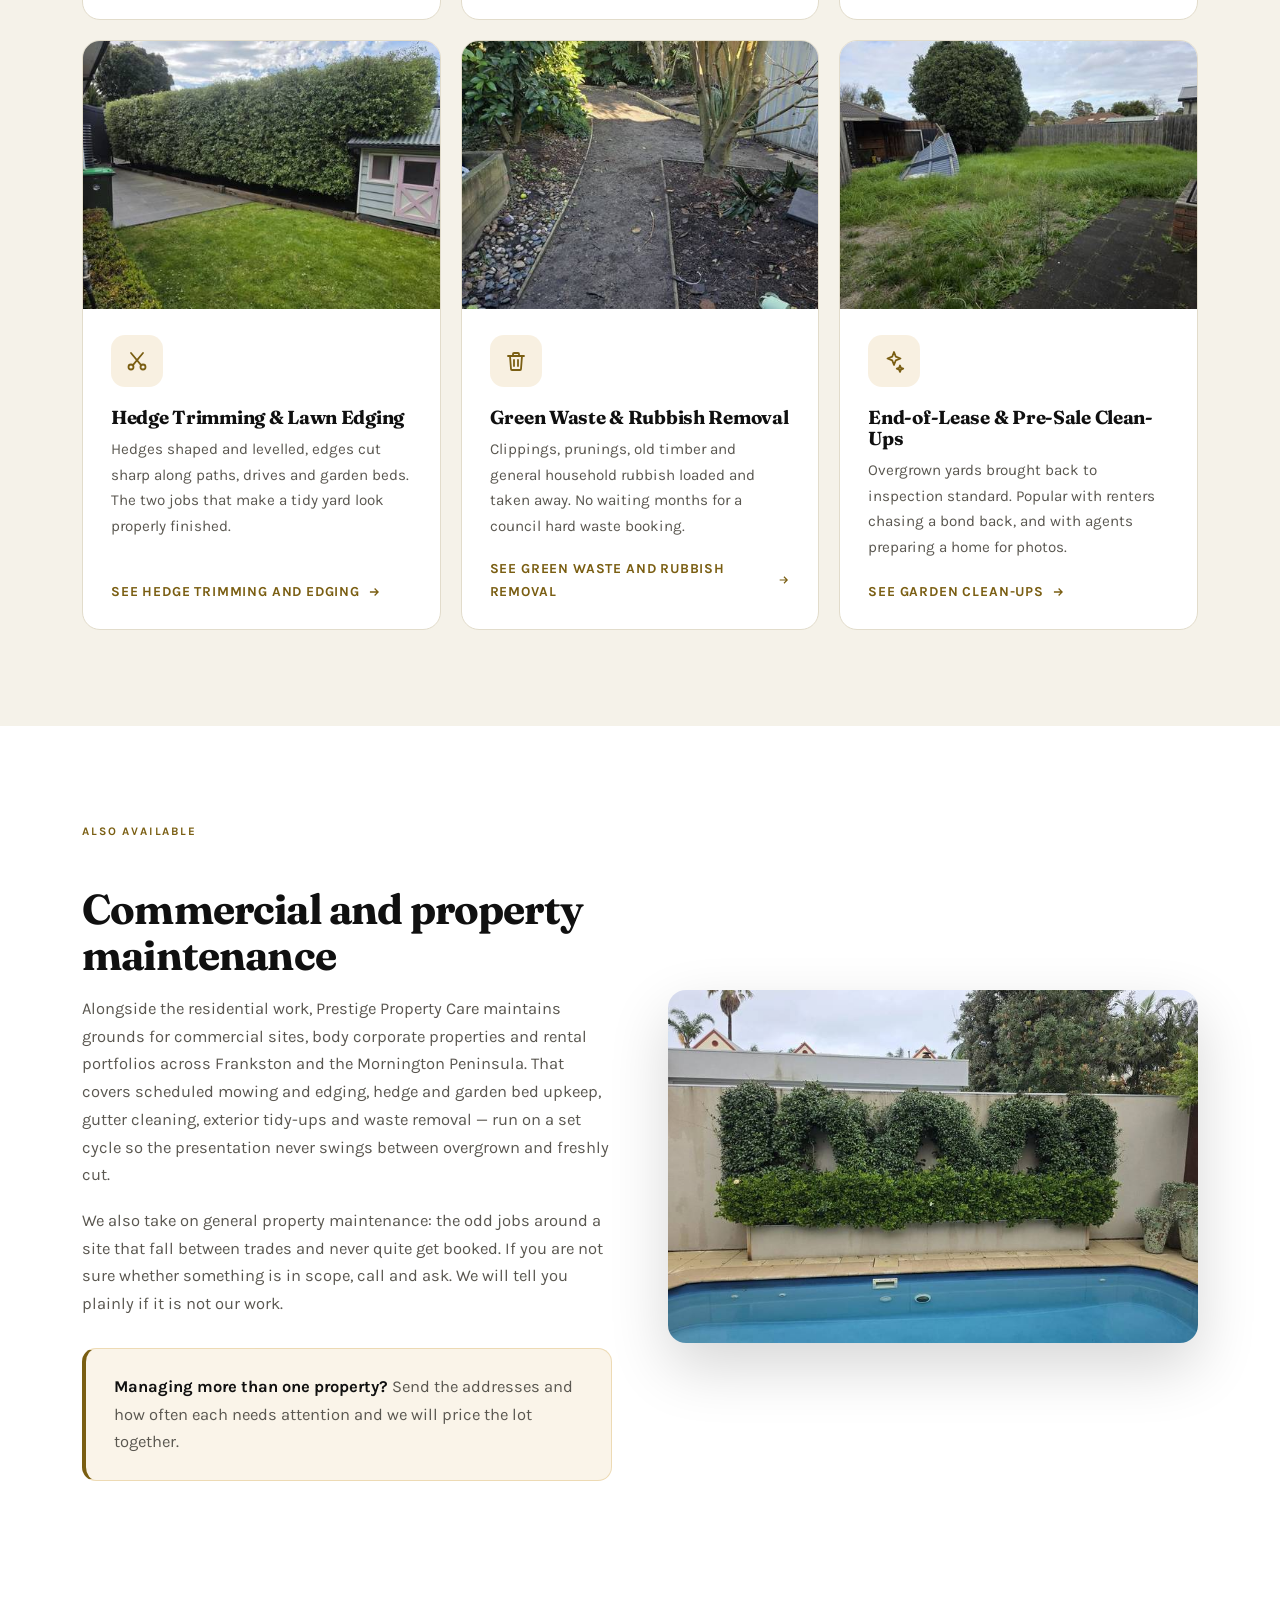
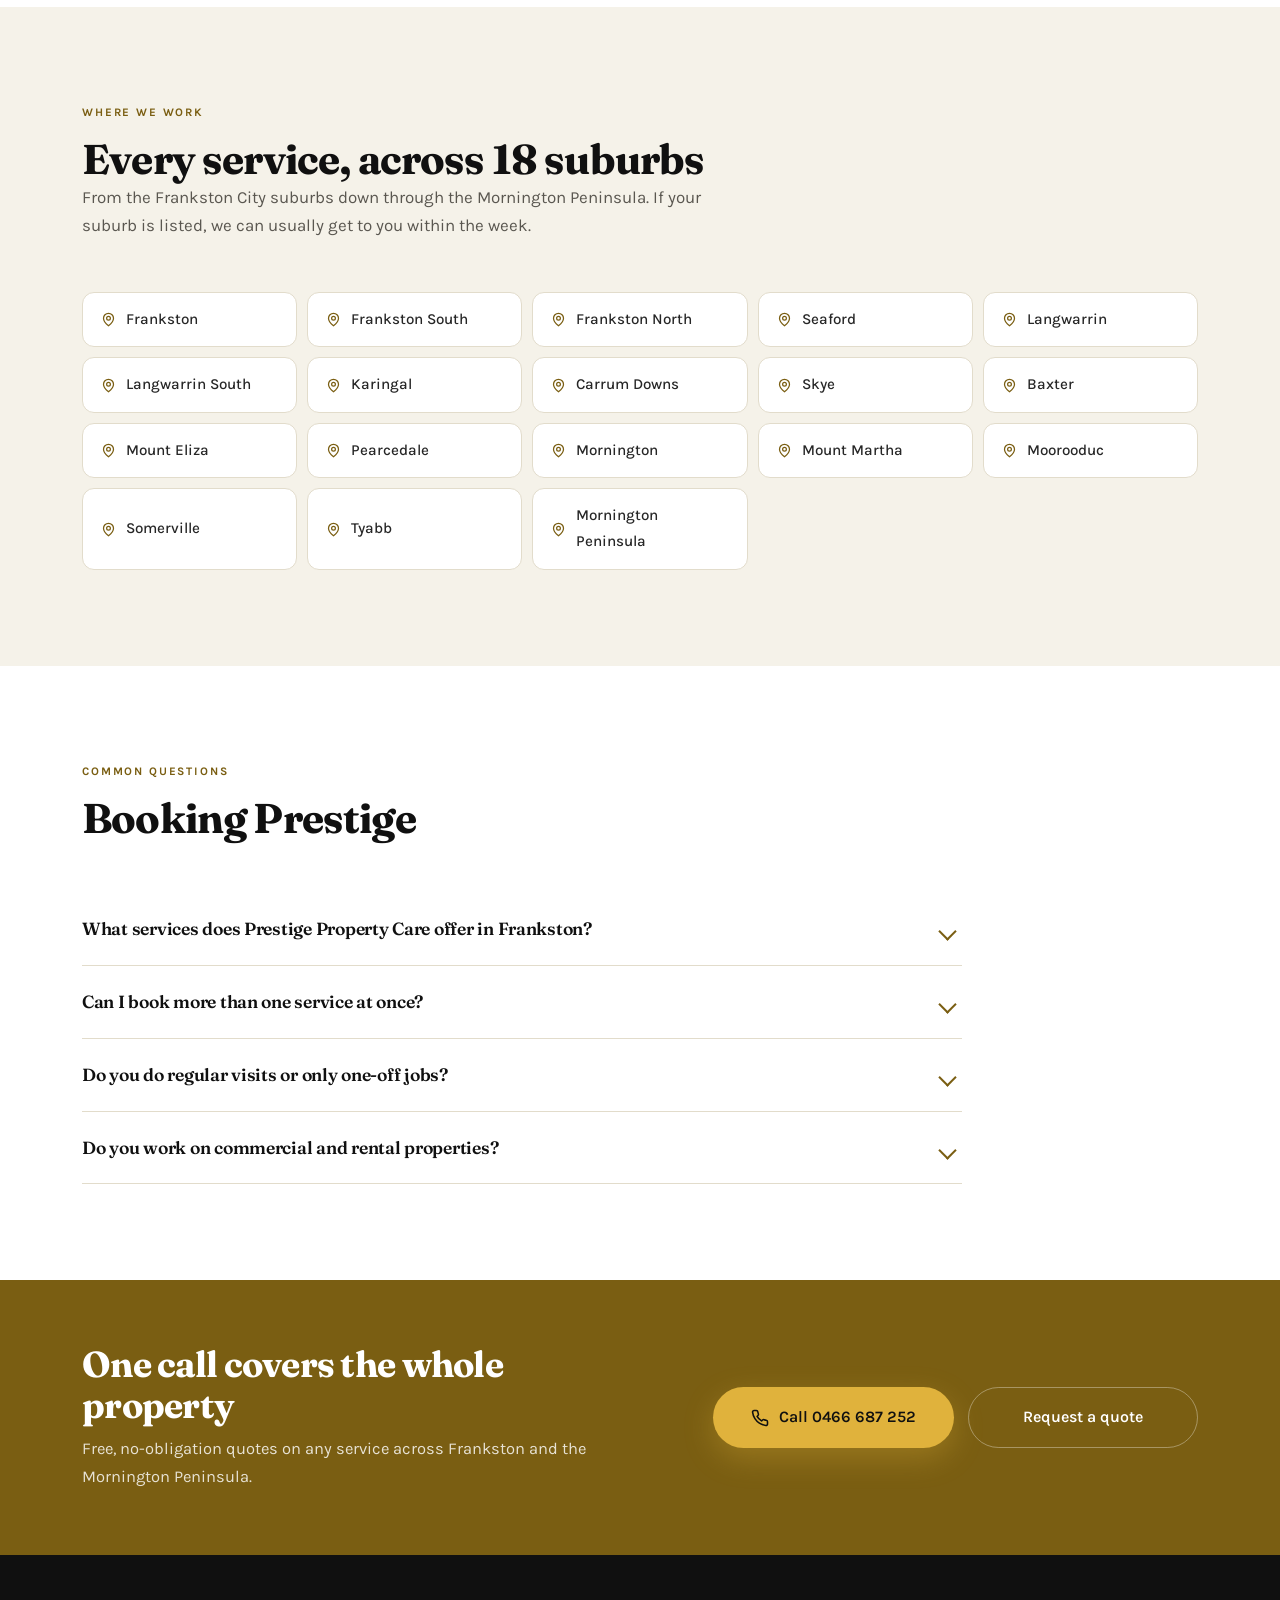
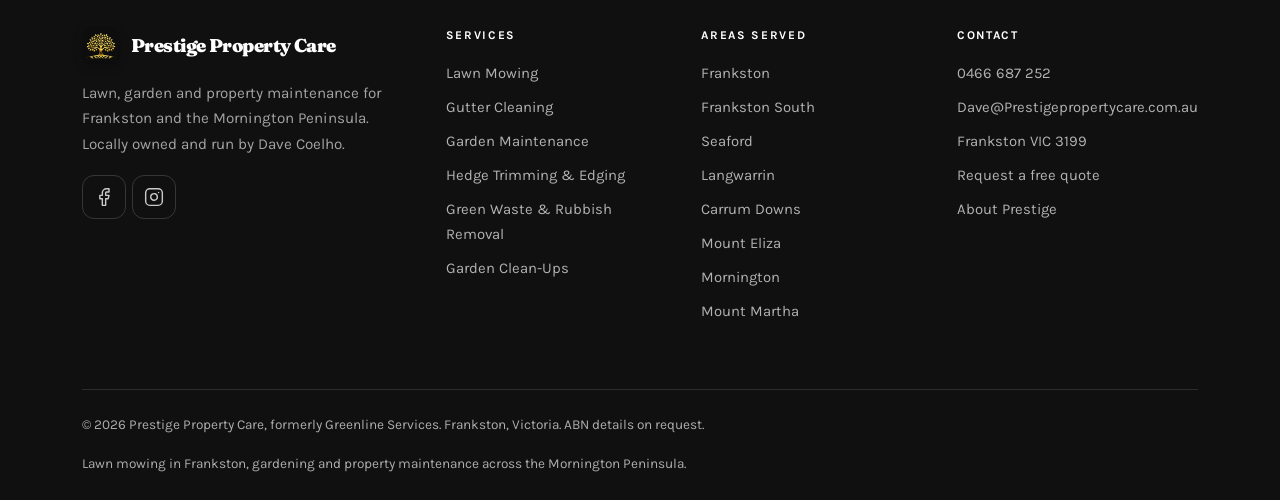
<file: services/index.html>
<!DOCTYPE html>
<html lang="en-AU">
<head>
<!-- sales-brain:analytics -->
<!-- sales-brain:ga -->
<script async src="https://www.googletagmanager.com/gtag/js?id=G-1RZ0Q09788"></script>
<script>window.dataLayer=window.dataLayer||[];function gtag(){dataLayer.push(arguments);}gtag('js',new Date());gtag('config','G-1RZ0Q09788');</script>
<!-- /sales-brain:ga -->
<script>addEventListener('load',function(){try{if(!/\/(thank-?you|thanks)(\/|$)/i.test(location.pathname)||typeof gtag!=='function')return;var k='sb-lead:'+location.pathname+location.search;if(sessionStorage.getItem(k))return;sessionStorage.setItem(k,'1');gtag('event','generate_lead',{page_path:location.pathname});}catch(e){}});</script>
<!-- /sales-brain:analytics -->
<meta charset="utf-8">
<meta name="viewport" content="width=device-width, initial-scale=1">
<title>Lawn Mowing Services Frankston | All Services | Prestige</title>
<meta name="description" content="All Prestige Property Care lawn mowing services in Frankston: mowing, gutter cleaning, garden maintenance, hedge trimming, rubbish removal and garden clean-ups.">
<link rel="canonical" href="https://prestigepropertycare.com.au/services/">
<meta name="robots" content="index, follow, max-image-preview:large, max-snippet:-1">
<meta name="theme-color" content="#101010">
<meta name="geo.region" content="AU-VIC">
<meta name="geo.placename" content="Frankston, Victoria">
<meta name="geo.position" content="-38.1442;145.1281">
<meta name="ICBM" content="-38.1442, 145.1281">

<meta property="og:type" content="website">
<meta property="og:locale" content="en_AU">
<meta property="og:site_name" content="Prestige Property Care">
<meta property="og:title" content="Lawn Mowing Services Frankston | All Services | Prestige">
<meta property="og:description" content="All Prestige Property Care lawn mowing services in Frankston: mowing, gutter cleaning, garden maintenance, hedge trimming, rubbish removal and garden clean-ups.">
<meta property="og:url" content="https://prestigepropertycare.com.au/services/">
<meta property="og:image" content="https://prestigepropertycare.com.au/assets/img/og.jpg">
<meta name="twitter:card" content="summary_large_image">
<meta name="twitter:title" content="Lawn Mowing Services Frankston | All Services | Prestige">
<meta name="twitter:description" content="All Prestige Property Care lawn mowing services in Frankston: mowing, gutter cleaning, garden maintenance, hedge trimming, rubbish removal and garden clean-ups.">
<meta name="twitter:image" content="https://prestigepropertycare.com.au/assets/img/og.jpg">

<link rel="preconnect" href="https://fonts.googleapis.com">
<link rel="preconnect" href="https://fonts.gstatic.com" crossorigin>
<link rel="preload" as="style" href="https://fonts.googleapis.com/css2?family=Fraunces:opsz,wght@9..144,600;9..144,700;9..144,900&family=Karla:wght@400;500;600;700&display=swap">
<link rel="stylesheet" href="https://fonts.googleapis.com/css2?family=Fraunces:opsz,wght@9..144,600;9..144,700;9..144,900&family=Karla:wght@400;500;600;700&display=swap" media="print" onload="this.media='all'">
<noscript><link rel="stylesheet" href="https://fonts.googleapis.com/css2?family=Fraunces:opsz,wght@9..144,600;9..144,700;9..144,900&family=Karla:wght@400;500;600;700&display=swap"></noscript>
<link rel="icon" href="/assets/img/favicon-32.png" sizes="32x32" type="image/png">
<link rel="icon" href="/assets/img/icon-192.png" sizes="192x192" type="image/png">
<link rel="apple-touch-icon" href="/assets/img/apple-touch-icon.png">
<link rel="stylesheet" href="/assets/css/site.min.css">
<link rel="preload" as="image" href="/assets/img/work-garden.jpg" imagesrcset="/assets/img/work-garden-480.jpg 480w, /assets/img/work-garden-800.jpg 800w, /assets/img/work-garden.jpg 1200w" imagesizes="100vw" fetchpriority="high">


<script defer
  src="https://link.msgsndr.com/js/external-tracking.js"
  data-tracking-id="tk_9f5144f196b340e59b8396dd9921dc07">
</script>
</head>
<body>
<a class="skip-link" href="#main">Skip to content</a>
<!-- Generated by tools/build.py — edit the content there, not here. Prestige Property Care, Frankston VIC. -->
<header class="site-header solid" id="top">
  <div class="nav-inner">
    <a href="/" class="brand" aria-label="Prestige Property Care home">
      <span class="brand-mark"><img src="/assets/img/logo/mark-tree-120.png" alt="Prestige Property Care logo" width="120" height="120" decoding="async"></span>
      <span class="brand-name">Prestige Property Care</span>
    </a>

    <nav class="nav-main" aria-label="Main navigation">
      <a href="/" class="nav-link">Home</a>

      <div class="nav-dropdown">
        <button class="nav-link nav-trigger is-active" aria-expanded="false" aria-controls="services-menu">
          Services
          <svg class="caret" viewBox="0 0 12 8" aria-hidden="true"><path d="M1 1.5 6 6.5l5-5" fill="none" stroke="currentColor" stroke-width="1.8" stroke-linecap="round"/></svg>
        </button>
        <div class="dropdown-panel" id="services-menu" role="menu">
          <a class="dd-item" role="menuitem" href="/services/">
            <span class="dd-icon" aria-hidden="true"><svg viewBox="0 0 24 24" aria-hidden="true"><rect x="3" y="3" width="7" height="7" rx="2"/><rect x="14" y="3" width="7" height="7" rx="2"/><rect x="3" y="14" width="7" height="7" rx="2"/><rect x="14" y="14" width="7" height="7" rx="2"/></svg></span>
            <span class="dd-text"><strong>All Services</strong><em>Complete property upkeep</em></span>
          </a><a class="dd-item" role="menuitem" href="/services/lawn-mowing/">
            <span class="dd-icon" aria-hidden="true"><svg viewBox="0 0 24 24" aria-hidden="true"><path d="M2 17h11v-4H2z"/><circle cx="5" cy="19.5" r="2"/><circle cx="19" cy="19.5" r="2.5"/><path d="M13 15h4l3-9h2"/></svg></span>
            <span class="dd-text"><strong>Lawn Mowing</strong><em>Mornington, Mount Eliza &amp; the Peninsula</em></span>
          </a><a class="dd-item" role="menuitem" href="/services/gutter-cleaning/">
            <span class="dd-icon" aria-hidden="true"><svg viewBox="0 0 24 24" aria-hidden="true"><path d="M3 7h18"/><path d="M3 7v5a2 2 0 0 0 2 2h14a2 2 0 0 0 2-2V7"/><path d="M12 14v3"/><path d="M12 22a2 2 0 0 1-2-2c0-1.2 2-3 2-3s2 1.8 2 3a2 2 0 0 1-2 2Z"/></svg></span>
            <span class="dd-text"><strong>Gutter Cleaning</strong><em>Frankston, Seaford &amp; Carrum Downs</em></span>
          </a><a class="dd-item" role="menuitem" href="/services/garden-maintenance/">
            <span class="dd-icon" aria-hidden="true"><svg viewBox="0 0 24 24" aria-hidden="true"><path d="M11 20A7 7 0 0 1 4 13c0-5 4-9 9-10 1 6-1 12-2 17Z"/><path d="M11 20c1-4 4-7 8-8"/></svg></span>
            <span class="dd-text"><strong>Garden Maintenance</strong><em>Frankston &amp; Frankston South</em></span>
          </a><a class="dd-item" role="menuitem" href="/services/hedge-trimming/">
            <span class="dd-icon" aria-hidden="true"><svg viewBox="0 0 24 24" aria-hidden="true"><circle cx="6" cy="18" r="2.5"/><circle cx="18" cy="18" r="2.5"/><path d="M7.7 16.3 18 4"/><path d="M16.3 16.3 6 4"/></svg></span>
            <span class="dd-text"><strong>Hedge Trimming &amp; Edging</strong><em>Langwarrin, Karingal &amp; Baxter</em></span>
          </a><a class="dd-item" role="menuitem" href="/services/rubbish-removal/">
            <span class="dd-icon" aria-hidden="true"><svg viewBox="0 0 24 24" aria-hidden="true"><path d="M4 7h16"/><path d="M9 7V5a1 1 0 0 1 1-1h4a1 1 0 0 1 1 1v2"/><path d="M6 7l1 13a1 1 0 0 0 1 1h8a1 1 0 0 0 1-1l1-13"/><path d="M10 11v6M14 11v6"/></svg></span>
            <span class="dd-text"><strong>Green Waste &amp; Rubbish Removal</strong><em>Frankston, Skye &amp; Carrum Downs</em></span>
          </a><a class="dd-item" role="menuitem" href="/services/garden-clean-ups/">
            <span class="dd-icon" aria-hidden="true"><svg viewBox="0 0 24 24" aria-hidden="true"><path d="M12 3l1.8 4.7L18.5 9.5 13.8 11.3 12 16l-1.8-4.7L5.5 9.5l4.7-1.8Z"/><path d="M18 16.5l.9 2.3 2.3.9-2.3.9-.9 2.3-.9-2.3-2.3-.9 2.3-.9Z"/></svg></span>
            <span class="dd-text"><strong>Garden Clean-Ups</strong><em>End-of-lease &amp; pre-sale, Mount Eliza</em></span>
          </a>
        </div>
      </div>

      <a href="/about/" class="nav-link">About</a>
      <a href="/#areas" class="nav-link">Areas</a>
      <a href="/contact/" class="nav-link">Contact</a>
    </nav>

    <div class="nav-actions">
      <a href="tel:+61466687252" class="nav-phone">0466 687 252</a>
      <a href="/contact/" class="btn-cta" data-quote-open>Get a Free Quote</a>
    </div>

    <button class="nav-burger" aria-label="Open menu" aria-expanded="false" aria-controls="mobile-nav">
      <span></span><span></span><span></span>
    </button>
  </div>
</header>

<div class="scrim" hidden></div>

<nav class="mobile-nav" id="mobile-nav" aria-label="Mobile navigation">
  <a href="/">Home</a>
  <button class="acc-btn" aria-expanded="false">Services <span aria-hidden="true">+</span></button>
  <div class="acc-body">
    <a href="/services/">All Services</a>
    <a href="/services/lawn-mowing/">Lawn Mowing</a><a href="/services/gutter-cleaning/">Gutter Cleaning</a><a href="/services/garden-maintenance/">Garden Maintenance</a><a href="/services/hedge-trimming/">Hedge Trimming &amp; Edging</a><a href="/services/rubbish-removal/">Green Waste &amp; Rubbish Removal</a><a href="/services/garden-clean-ups/">Garden Clean-Ups</a>
  </div>
  <a href="/about/">About</a>
  <a href="/#areas">Areas</a>
  <a href="/contact/">Contact</a>
  <a href="/contact/" data-quote-open class="mobile-quote">Get a free quote</a>
  <a href="tel:+61466687252">Call 0466 687 252</a>
</nav>
<main id="main">
<section class="page-hero">
  <div class="hero-media" aria-hidden="true"><img src="/assets/img/work-garden.jpg" srcset="/assets/img/work-garden-480.jpg 480w, /assets/img/work-garden-800.jpg 800w, /assets/img/work-garden.jpg 1200w" sizes="100vw" alt="Maintained back garden with a mown lawn, edged beds and the paths blown clean" width="1200" height="900" loading="eager" fetchpriority="high" decoding="async"></div>
  <div class="hero-in">
    <nav class="crumbs" aria-label="Breadcrumb"><ol><li><a href="/">Home</a></li><li><span aria-current="page">Services</span></li></ol></nav>
    <span class="eyebrow">All services</span>
    <h1>Lawn Mowing Services in Frankston &amp; Property Care</h1>
    <p class="hero-sub">Everything Prestige Property Care does, in one place. Lawn mowing services in Frankston and across the Peninsula, plus gutters, hedges, gardens, green waste and full clean-ups &mdash; bookable together on a single visit.</p>
    <div class="hero-cta">
      <button type="button" class="btn-lg btn-solid" data-quote-open>Get a free quote</button>
    </div>
  </div>
</section>

<div class="trustbar">
  <div class="wrap">
    <ul>
      <li><svg viewBox="0 0 24 24" aria-hidden="true"><path d="M20 6 9 17l-5-5"/></svg>One crew, every service</li>
      <li><svg viewBox="0 0 24 24" aria-hidden="true"><path d="M20 6 9 17l-5-5"/></svg>Fixed quotes, not hourly rates</li>
      <li><svg viewBox="0 0 24 24" aria-hidden="true"><path d="M20 6 9 17l-5-5"/></svg>All waste taken away</li>
      <li><svg viewBox="0 0 24 24" aria-hidden="true"><path d="M20 6 9 17l-5-5"/></svg>18 suburbs covered</li>
      <li><svg viewBox="0 0 24 24" aria-hidden="true"><path d="M20 6 9 17l-5-5"/></svg>No contracts</li>
    </ul>
  </div>
</div>



<section class="sec">
  <div class="wrap">
    <div class="sec-head">
      <span class="eyebrow">Choose a service</span>
      <h2>Six things we do, and we do them properly</h2>
      <p class="lede">Most clients start with lawn mowing services in Frankston and add the rest as they need it. Each page below covers what is included, what it costs and which suburbs we cover.</p>
    </div>
    <div class="svc-grid"><a class="svc" href="/services/lawn-mowing/">
        <span class="svc-photo"><img src="/assets/img/lawn-mowing.jpg" srcset="/assets/img/lawn-mowing-480.jpg 480w, /assets/img/lawn-mowing-800.jpg 800w, /assets/img/lawn-mowing-1200.jpg 1200w, /assets/img/lawn-mowing.jpg 1304w" sizes="(max-width:600px) 100vw, (max-width:1040px) 50vw, 360px" alt="Freshly mown back lawn edged along the concrete path, with planted garden beds behind, on a Mornington Peninsula property" width="1304" height="978" loading="lazy" decoding="async"></span>
        <span class="svc-body">
          <span class="svc-icon" aria-hidden="true"><svg viewBox="0 0 24 24"><path d="M2 17h11v-4H2z"/><circle cx="5" cy="19.5" r="2"/><circle cx="19" cy="19.5" r="2.5"/><path d="M13 15h4l3-9h2"/></svg></span>
          <h3>Lawn Mowing in Mornington &amp; the Peninsula</h3>
          <p>Regular or one-off mowing, catching and edging included. Weekly and fortnightly rounds through Mornington, Mount Eliza and Mount Martha.</p>
          <span class="svc-link">See lawn mowing <svg viewBox="0 0 24 24" aria-hidden="true"><path d="M5 12h14M13 6l6 6-6 6"/></svg></span>
        </span>
      </a><a class="svc" href="/services/gutter-cleaning/">
        <span class="svc-photo"><img src="/assets/img/gutter-cleaning.jpg" srcset="/assets/img/gutter-cleaning-480.jpg 480w, /assets/img/gutter-cleaning-800.jpg 800w, /assets/img/gutter-cleaning-1200.jpg 1200w, /assets/img/gutter-cleaning.jpg 1600w" sizes="(max-width:600px) 100vw, (max-width:1040px) 50vw, 360px" alt="Roof gutter in Frankston packed with gum leaves and bark before a Prestige Property Care gutter clean" width="1600" height="1200" loading="lazy" decoding="async"></span>
        <span class="svc-body">
          <span class="svc-icon" aria-hidden="true"><svg viewBox="0 0 24 24"><path d="M3 7h18"/><path d="M3 7v5a2 2 0 0 0 2 2h14a2 2 0 0 0 2-2V7"/><path d="M12 14v3"/><path d="M12 22a2 2 0 0 1-2-2c0-1.2 2-3 2-3s2 1.8 2 3a2 2 0 0 1-2 2Z"/></svg></span>
          <h3>Gutter Cleaning in Frankston</h3>
          <p>Gutters and downpipes cleared by hand, debris bagged and taken with us. Worth booking before storm season and after the autumn leaf drop.</p>
          <span class="svc-link">See gutter cleaning <svg viewBox="0 0 24 24" aria-hidden="true"><path d="M5 12h14M13 6l6 6-6 6"/></svg></span>
        </span>
      </a><a class="svc" href="/services/garden-maintenance/">
        <span class="svc-photo"><img src="/assets/img/garden-maintenance.jpg" srcset="/assets/img/garden-maintenance-480.jpg 480w, /assets/img/garden-maintenance-800.jpg 800w, /assets/img/garden-maintenance-1200.jpg 1200w, /assets/img/garden-maintenance.jpg 1600w" sizes="(max-width:600px) 100vw, (max-width:1040px) 50vw, 360px" alt="Garden bed remulched and re-edged beside a mown lawn during a regular garden maintenance visit in Frankston" width="1600" height="1200" loading="lazy" decoding="async"></span>
        <span class="svc-body">
          <span class="svc-icon" aria-hidden="true"><svg viewBox="0 0 24 24"><path d="M11 20A7 7 0 0 1 4 13c0-5 4-9 9-10 1 6-1 12-2 17Z"/><path d="M11 20c1-4 4-7 8-8"/></svg></span>
          <h3>Your Local Gardener in Frankston</h3>
          <p>Weeding, mulching, pruning and general garden maintenance on a schedule that suits you. Ideal if you are time-poor or managing a property from elsewhere.</p>
          <span class="svc-link">See garden maintenance <svg viewBox="0 0 24 24" aria-hidden="true"><path d="M5 12h14M13 6l6 6-6 6"/></svg></span>
        </span>
      </a><a class="svc" href="/services/hedge-trimming/">
        <span class="svc-photo"><img src="/assets/img/hedge-trimming.jpg" srcset="/assets/img/hedge-trimming-480.jpg 480w, /assets/img/hedge-trimming-800.jpg 800w, /assets/img/hedge-trimming-1200.jpg 1200w, /assets/img/hedge-trimming.jpg 1500w" sizes="(max-width:600px) 100vw, (max-width:1040px) 50vw, 360px" alt="Long boundary hedge trimmed flat along its face beside a mown lawn in Frankston" width="1500" height="1125" loading="lazy" decoding="async"></span>
        <span class="svc-body">
          <span class="svc-icon" aria-hidden="true"><svg viewBox="0 0 24 24"><circle cx="6" cy="18" r="2.5"/><circle cx="18" cy="18" r="2.5"/><path d="M7.7 16.3 18 4"/><path d="M16.3 16.3 6 4"/></svg></span>
          <h3>Hedge Trimming &amp; Lawn Edging</h3>
          <p>Hedges shaped and levelled, edges cut sharp along paths, drives and garden beds. The two jobs that make a tidy yard look properly finished.</p>
          <span class="svc-link">See hedge trimming and edging <svg viewBox="0 0 24 24" aria-hidden="true"><path d="M5 12h14M13 6l6 6-6 6"/></svg></span>
        </span>
      </a><a class="svc" href="/services/rubbish-removal/">
        <span class="svc-photo"><img src="/assets/img/rubbish-removal.jpg" srcset="/assets/img/rubbish-removal-480.jpg 480w, /assets/img/rubbish-removal-800.jpg 800w, /assets/img/rubbish-removal-1200.jpg 1200w, /assets/img/rubbish-removal.jpg 1600w" sizes="(max-width:600px) 100vw, (max-width:1040px) 50vw, 360px" alt="Backyard cleared back to bare ground in Frankston, with all green waste and rubbish taken away" width="1600" height="1200" loading="lazy" decoding="async"></span>
        <span class="svc-body">
          <span class="svc-icon" aria-hidden="true"><svg viewBox="0 0 24 24"><path d="M4 7h16"/><path d="M9 7V5a1 1 0 0 1 1-1h4a1 1 0 0 1 1 1v2"/><path d="M6 7l1 13a1 1 0 0 0 1 1h8a1 1 0 0 0 1-1l1-13"/><path d="M10 11v6M14 11v6"/></svg></span>
          <h3>Green Waste &amp; Rubbish Removal</h3>
          <p>Clippings, prunings, old timber and general household rubbish loaded and taken away. No waiting months for a council hard waste booking.</p>
          <span class="svc-link">See green waste and rubbish removal <svg viewBox="0 0 24 24" aria-hidden="true"><path d="M5 12h14M13 6l6 6-6 6"/></svg></span>
        </span>
      </a><a class="svc" href="/services/garden-clean-ups/">
        <span class="svc-photo"><img src="/assets/img/garden-clean-ups.jpg" srcset="/assets/img/garden-clean-ups-480.jpg 480w, /assets/img/garden-clean-ups-800.jpg 800w, /assets/img/garden-clean-ups-1200.jpg 1200w, /assets/img/garden-clean-ups.jpg 1600w" sizes="(max-width:600px) 100vw, (max-width:1040px) 50vw, 360px" alt="Overgrown Frankston backyard with knee-high grass and debris, before an end-of-lease garden clean up" width="1600" height="1200" loading="lazy" decoding="async"></span>
        <span class="svc-body">
          <span class="svc-icon" aria-hidden="true"><svg viewBox="0 0 24 24"><path d="M12 3l1.8 4.7L18.5 9.5 13.8 11.3 12 16l-1.8-4.7L5.5 9.5l4.7-1.8Z"/><path d="M18 16.5l.9 2.3 2.3.9-2.3.9-.9 2.3-.9-2.3-2.3-.9 2.3-.9Z"/></svg></span>
          <h3>End-of-Lease &amp; Pre-Sale Clean-Ups</h3>
          <p>Overgrown yards brought back to inspection standard. Popular with renters chasing a bond back, and with agents preparing a home for photos.</p>
          <span class="svc-link">See garden clean-ups <svg viewBox="0 0 24 24" aria-hidden="true"><path d="M5 12h14M13 6l6 6-6 6"/></svg></span>
        </span>
      </a></div>
  </div>
</section>

<section class="sec sec-alt">
  <div class="wrap">
    <div class="split">
      <div class="prose">
        <span class="eyebrow">Also available</span>
        <h2>Commercial and property maintenance</h2>
        <p>Alongside the residential work, Prestige Property Care maintains grounds for commercial sites, body corporate properties and rental portfolios across Frankston and the Mornington Peninsula. That covers scheduled mowing and edging, hedge and garden bed upkeep, gutter cleaning, exterior tidy-ups and waste removal &mdash; run on a set cycle so the presentation never swings between overgrown and freshly cut.</p>
        <p>We also take on general property maintenance: the odd jobs around a site that fall between trades and never quite get booked. If you are not sure whether something is in scope, call and ask. We will tell you plainly if it is not our work.</p>
        <div class="callout">
          <p><strong>Managing more than one property?</strong> Send the addresses and how often each needs attention and we will price the lot together.</p>
        </div>
      </div>
      <div class="split-media"><img src="/assets/img/work-hedge.jpg" srcset="/assets/img/work-hedge-480.jpg 480w, /assets/img/work-hedge-800.jpg 800w, /assets/img/work-hedge.jpg 1200w" sizes="(max-width:900px) 100vw, 50vw" alt="Shaped topiary hedging along a pool surround, cut square and level" width="1200" height="900" loading="lazy" decoding="async"></div>
    </div>
  </div>
</section>

<section class="sec">
  <div class="wrap">
    <div class="sec-head">
      <span class="eyebrow">Where we work</span>
      <h2>Every service, across 18 suburbs</h2>
      <p class="lede">From the Frankston City suburbs down through the Mornington Peninsula. If your suburb is listed, we can usually get to you within the week.</p>
    </div>
    <div class="areas-grid"><span class="area"><svg viewBox="0 0 24 24" aria-hidden="true"><path d="M20 10c0 6-8 12-8 12s-8-6-8-12a8 8 0 0 1 16 0Z"/><circle cx="12" cy="10" r="3"/></svg>Frankston</span><span class="area"><svg viewBox="0 0 24 24" aria-hidden="true"><path d="M20 10c0 6-8 12-8 12s-8-6-8-12a8 8 0 0 1 16 0Z"/><circle cx="12" cy="10" r="3"/></svg>Frankston South</span><span class="area"><svg viewBox="0 0 24 24" aria-hidden="true"><path d="M20 10c0 6-8 12-8 12s-8-6-8-12a8 8 0 0 1 16 0Z"/><circle cx="12" cy="10" r="3"/></svg>Frankston North</span><span class="area"><svg viewBox="0 0 24 24" aria-hidden="true"><path d="M20 10c0 6-8 12-8 12s-8-6-8-12a8 8 0 0 1 16 0Z"/><circle cx="12" cy="10" r="3"/></svg>Seaford</span><span class="area"><svg viewBox="0 0 24 24" aria-hidden="true"><path d="M20 10c0 6-8 12-8 12s-8-6-8-12a8 8 0 0 1 16 0Z"/><circle cx="12" cy="10" r="3"/></svg>Langwarrin</span><span class="area"><svg viewBox="0 0 24 24" aria-hidden="true"><path d="M20 10c0 6-8 12-8 12s-8-6-8-12a8 8 0 0 1 16 0Z"/><circle cx="12" cy="10" r="3"/></svg>Langwarrin South</span><span class="area"><svg viewBox="0 0 24 24" aria-hidden="true"><path d="M20 10c0 6-8 12-8 12s-8-6-8-12a8 8 0 0 1 16 0Z"/><circle cx="12" cy="10" r="3"/></svg>Karingal</span><span class="area"><svg viewBox="0 0 24 24" aria-hidden="true"><path d="M20 10c0 6-8 12-8 12s-8-6-8-12a8 8 0 0 1 16 0Z"/><circle cx="12" cy="10" r="3"/></svg>Carrum Downs</span><span class="area"><svg viewBox="0 0 24 24" aria-hidden="true"><path d="M20 10c0 6-8 12-8 12s-8-6-8-12a8 8 0 0 1 16 0Z"/><circle cx="12" cy="10" r="3"/></svg>Skye</span><span class="area"><svg viewBox="0 0 24 24" aria-hidden="true"><path d="M20 10c0 6-8 12-8 12s-8-6-8-12a8 8 0 0 1 16 0Z"/><circle cx="12" cy="10" r="3"/></svg>Baxter</span><span class="area"><svg viewBox="0 0 24 24" aria-hidden="true"><path d="M20 10c0 6-8 12-8 12s-8-6-8-12a8 8 0 0 1 16 0Z"/><circle cx="12" cy="10" r="3"/></svg>Mount Eliza</span><span class="area"><svg viewBox="0 0 24 24" aria-hidden="true"><path d="M20 10c0 6-8 12-8 12s-8-6-8-12a8 8 0 0 1 16 0Z"/><circle cx="12" cy="10" r="3"/></svg>Pearcedale</span><span class="area"><svg viewBox="0 0 24 24" aria-hidden="true"><path d="M20 10c0 6-8 12-8 12s-8-6-8-12a8 8 0 0 1 16 0Z"/><circle cx="12" cy="10" r="3"/></svg>Mornington</span><span class="area"><svg viewBox="0 0 24 24" aria-hidden="true"><path d="M20 10c0 6-8 12-8 12s-8-6-8-12a8 8 0 0 1 16 0Z"/><circle cx="12" cy="10" r="3"/></svg>Mount Martha</span><span class="area"><svg viewBox="0 0 24 24" aria-hidden="true"><path d="M20 10c0 6-8 12-8 12s-8-6-8-12a8 8 0 0 1 16 0Z"/><circle cx="12" cy="10" r="3"/></svg>Moorooduc</span><span class="area"><svg viewBox="0 0 24 24" aria-hidden="true"><path d="M20 10c0 6-8 12-8 12s-8-6-8-12a8 8 0 0 1 16 0Z"/><circle cx="12" cy="10" r="3"/></svg>Somerville</span><span class="area"><svg viewBox="0 0 24 24" aria-hidden="true"><path d="M20 10c0 6-8 12-8 12s-8-6-8-12a8 8 0 0 1 16 0Z"/><circle cx="12" cy="10" r="3"/></svg>Tyabb</span><span class="area"><svg viewBox="0 0 24 24" aria-hidden="true"><path d="M20 10c0 6-8 12-8 12s-8-6-8-12a8 8 0 0 1 16 0Z"/><circle cx="12" cy="10" r="3"/></svg>Mornington Peninsula</span></div>
  </div>
</section>

<section class="sec sec-alt">
  <div class="wrap">
    <div class="sec-head">
      <span class="eyebrow">Common questions</span>
      <h2>Booking Prestige</h2>
    </div>
    <div class="faq-list"><div class="faq">
        <button class="faq-q" aria-expanded="false">What services does Prestige Property Care offer in Frankston?</button>
        <div class="faq-a"><p>Prestige Property Care offers lawn mowing, lawn edging, garden maintenance, hedge trimming, gutter cleaning, green waste and rubbish removal, end-of-lease and pre-sale garden clean-ups, and general property maintenance for commercial sites and rental portfolios. All of it is available across Frankston and the Mornington Peninsula, and most of it can be booked on a single visit.</p></div>
      </div><div class="faq">
        <button class="faq-q" aria-expanded="false">Can I book more than one service at once?</button>
        <div class="faq-a"><p>Yes, and it is usually cheaper. If we are already on site for a mow, adding a hedge trim, a gutter clean or a load of green waste rarely costs a second call-out. One booking, one invoice, one crew that already knows the property.</p></div>
      </div><div class="faq">
        <button class="faq-q" aria-expanded="false">Do you do regular visits or only one-off jobs?</button>
        <div class="faq-a"><p>Both. Regular weekly, fortnightly and monthly rounds are what most residential clients end up on, but there is no contract and no minimum term. Plenty of people start with a one-off clean-up and decide afterwards whether to put the property on a schedule.</p></div>
      </div><div class="faq">
        <button class="faq-q" aria-expanded="false">Do you work on commercial and rental properties?</button>
        <div class="faq-a"><p>Yes. We maintain grounds for commercial sites, body corporate properties and rental portfolios across Frankston and the surrounding suburbs on scheduled visits, with consistent presentation between them.</p></div>
      </div></div>
  </div>
</section>



<section class="cta-band">
  <div class="wrap">
    <div>
      <h2>One call covers the whole property</h2>
      <p>Free, no-obligation quotes on any service across Frankston and the Mornington Peninsula.</p>
    </div>
    <div class="hero-cta">
      <a href="tel:+61466687252" class="btn-lg btn-solid"><svg viewBox="0 0 24 24" aria-hidden="true"><path d="M22 16.9v3a2 2 0 0 1-2.2 2 19.8 19.8 0 0 1-8.6-3.1 19.5 19.5 0 0 1-6-6A19.8 19.8 0 0 1 2.1 4.2 2 2 0 0 1 4.1 2h3a2 2 0 0 1 2 1.7c.1 1 .4 1.9.7 2.8a2 2 0 0 1-.5 2.1L8.1 9.9a16 16 0 0 0 6 6l1.3-1.2a2 2 0 0 1 2.1-.5c.9.3 1.8.6 2.8.7a2 2 0 0 1 1.7 2Z"/></svg> Call 0466 687 252</a>
      <button type="button" class="btn-lg btn-ghost" data-quote-open>Request a quote</button>
    </div>
  </div>
</section>

</main>
<footer>
  <div class="wrap">
    <div class="f-grid">
      <div class="f-about">
        <a href="/" class="brand">
          <span class="brand-mark"><img src="/assets/img/logo/mark-tree-120.png" alt="Prestige Property Care logo" width="120" height="120" loading="lazy" decoding="async"></span>
          <span class="brand-name">Prestige Property Care</span>
        </a>
        <p>Lawn, garden and property maintenance for Frankston and the Mornington Peninsula. Locally owned and run by Dave Coelho.</p>
        <ul class="f-social">
          <li><a href="https://www.facebook.com/profile.php?id=61594050001979" aria-label="Prestige Property Care on Facebook" rel="noopener"><svg viewBox="0 0 24 24" aria-hidden="true"><path d="M18 2h-3a5 5 0 0 0-5 5v3H7v4h3v8h4v-8h3l1-4h-4V7a1 1 0 0 1 1-1h3Z"/></svg></a></li>
          <li><a href="https://www.instagram.com/prestigepropertycarefrankston/" aria-label="Prestige Property Care on Instagram" rel="noopener"><svg viewBox="0 0 24 24" aria-hidden="true"><rect x="2" y="2" width="20" height="20" rx="5"/><path d="M16 11.4A4 4 0 1 1 12.6 8 4 4 0 0 1 16 11.4Z"/><path d="M17.5 6.5h.01"/></svg></a></li>
        </ul>
      </div>
      <div>
        <h2 class="f-head">Services</h2>
        <ul><li><a href="/services/lawn-mowing/">Lawn Mowing</a></li><li><a href="/services/gutter-cleaning/">Gutter Cleaning</a></li><li><a href="/services/garden-maintenance/">Garden Maintenance</a></li><li><a href="/services/hedge-trimming/">Hedge Trimming &amp; Edging</a></li><li><a href="/services/rubbish-removal/">Green Waste &amp; Rubbish Removal</a></li><li><a href="/services/garden-clean-ups/">Garden Clean-Ups</a></li></ul>
      </div>
      <div>
        <h2 class="f-head">Areas served</h2>
        <ul><li><a href="/#areas">Frankston</a></li><li><a href="/#areas">Frankston South</a></li><li><a href="/#areas">Seaford</a></li><li><a href="/#areas">Langwarrin</a></li><li><a href="/#areas">Carrum Downs</a></li><li><a href="/#areas">Mount Eliza</a></li><li><a href="/#areas">Mornington</a></li><li><a href="/#areas">Mount Martha</a></li></ul>
      </div>
      <div>
        <h2 class="f-head">Contact</h2>
        <ul>
          <li><a href="tel:+61466687252">0466 687 252</a></li>
          <li><a href="mailto:Dave@Prestigepropertycare.com.au">Dave@Prestigepropertycare.com.au</a></li>
          <li>Frankston VIC 3199</li>
          <li><a href="/contact/">Request a free quote</a></li>
          <li><a href="/about/">About Prestige</a></li>
        </ul>
      </div>
    </div>
    <div class="f-bottom">
      <span>&copy; 2026 Prestige Property Care, formerly Greenline Services. Frankston, Victoria. ABN details on request.</span>
      <span>Lawn mowing in Frankston, gardening and property maintenance across the Mornington Peninsula.</span>
    </div>
  </div>
</footer>

<div class="modal" id="quote-modal" hidden>
  <div class="modal-scrim" data-quote-close></div>
  <div class="modal-panel" role="dialog" aria-modal="true" aria-labelledby="quote-modal-title">
    <button class="modal-close" type="button" aria-label="Close" data-quote-close>
      <svg viewBox="0 0 24 24" aria-hidden="true"><path d="M18 6 6 18M6 6l12 12"/></svg>
    </button>
    <div class="modal-head">
      <span class="eyebrow">Free quote</span>
      <h2 id="quote-modal-title">Tell us about the property</h2>
      <p>Fixed price, no call-out fee, no obligation. Or call <a href="tel:+61466687252">0466 687 252</a> for a same-day answer.</p>
    </div>
    
  <form class="quote-form" action="/thank-you/" method="get">
    <div class="form-grid">
      <div class="field">
        <label for="qm-full_name">Name</label>
        <input type="text" id="qm-full_name" name="full_name" required autocomplete="name" placeholder="Your name">
      </div>
      <div class="field">
        <label for="qm-email">Email</label>
        <input type="email" id="qm-email" name="email" required autocomplete="email" placeholder="Enter your email">
      </div>
      <div class="field">
        <label for="qm-phone">Phone</label>
        <input type="tel" id="qm-phone" name="phone" required autocomplete="tel" placeholder="Enter your phone">
      </div>
      <div class="field">
        <label for="qm-service_needed">Service needed</label>
        <select id="qm-service_needed" name="service_needed"><option>Lawn mowing</option><option>Gutter cleaning</option><option>Garden maintenance</option><option>Hedge trimming &amp; edging</option><option>Green waste &amp; rubbish removal</option><option>End-of-lease or pre-sale clean-up</option><option>Commercial property maintenance</option><option>Something else</option></select>
      </div>
      <div class="field full">
        <label for="qm-property_address">Property address</label>
        <input type="text" id="qm-property_address" name="property_address" required autocomplete="street-address" placeholder="e.g. 12 Smith St, Frankston VIC">
      </div>
      <div class="field full">
        <label for="qm-property_size">Property size</label>
        <select id="qm-property_size" name="property_size"><option value="">Select a size</option><option>Small &mdash; under 300m&sup2;</option><option>Medium &mdash; 300&ndash;600m&sup2;</option><option>Large &mdash; 600&ndash;1000m&sup2;</option><option>Acreage &mdash; over 1000m&sup2;</option><option>Not sure</option></select>
      </div>
      <div class="field full">
        <label for="qm-job_notes">Job notes</label>
        <textarea id="qm-job_notes" name="job_notes" placeholder="How long since it was last done, access notes, anything else we should know&hellip;"></textarea>
      </div>
      <div class="field full" style="margin-bottom:0">
        <button type="submit" class="btn-submit">Send my quote request</button>
        <p class="form-note">Or call <a href="tel:+61466687252">0466 687 252</a> for a same-day answer.</p>
      </div>
    </div>
  </form>

  </div>
</div>
<script type="application/ld+json">
{
  "@context": "https://schema.org",
  "@type": "FAQPage",
  "mainEntity": [
    {"@type":"Question","name":"What services does Prestige Property Care offer in Frankston?","acceptedAnswer":{"@type":"Answer","text":"Prestige Property Care offers lawn mowing, lawn edging, garden maintenance, hedge trimming, gutter cleaning, green waste and rubbish removal, end-of-lease and pre-sale garden clean-ups, and general property maintenance for commercial sites and rental portfolios. All of it is available across Frankston and the Mornington Peninsula, and most of it can be booked on a single visit."}},
    {"@type":"Question","name":"Can I book more than one service at once?","acceptedAnswer":{"@type":"Answer","text":"Yes, and it is usually cheaper. If we are already on site for a mow, adding a hedge trim, a gutter clean or a load of green waste rarely costs a second call-out. One booking, one invoice, one crew that already knows the property."}},
    {"@type":"Question","name":"Do you do regular visits or only one-off jobs?","acceptedAnswer":{"@type":"Answer","text":"Both. Regular weekly, fortnightly and monthly rounds are what most residential clients end up on, but there is no contract and no minimum term. Plenty of people start with a one-off clean-up and decide afterwards whether to put the property on a schedule."}},
    {"@type":"Question","name":"Do you work on commercial and rental properties?","acceptedAnswer":{"@type":"Answer","text":"Yes. We maintain grounds for commercial sites, body corporate properties and rental portfolios across Frankston and the surrounding suburbs on scheduled visits, with consistent presentation between them."}}
  ]
}
</script>
<script type="application/ld+json">
{
  "@context": "https://schema.org",
  "@type": "BreadcrumbList",
  "itemListElement": [
    {"@type":"ListItem","position":1,"name":"Home","item":"https://prestigepropertycare.com.au/"},
    {"@type":"ListItem","position":2,"name":"Services","item":"https://prestigepropertycare.com.au/services/"}
  ]
}
</script>
<script src="/assets/js/site.js" defer></script>
</body>
</html>
</file>
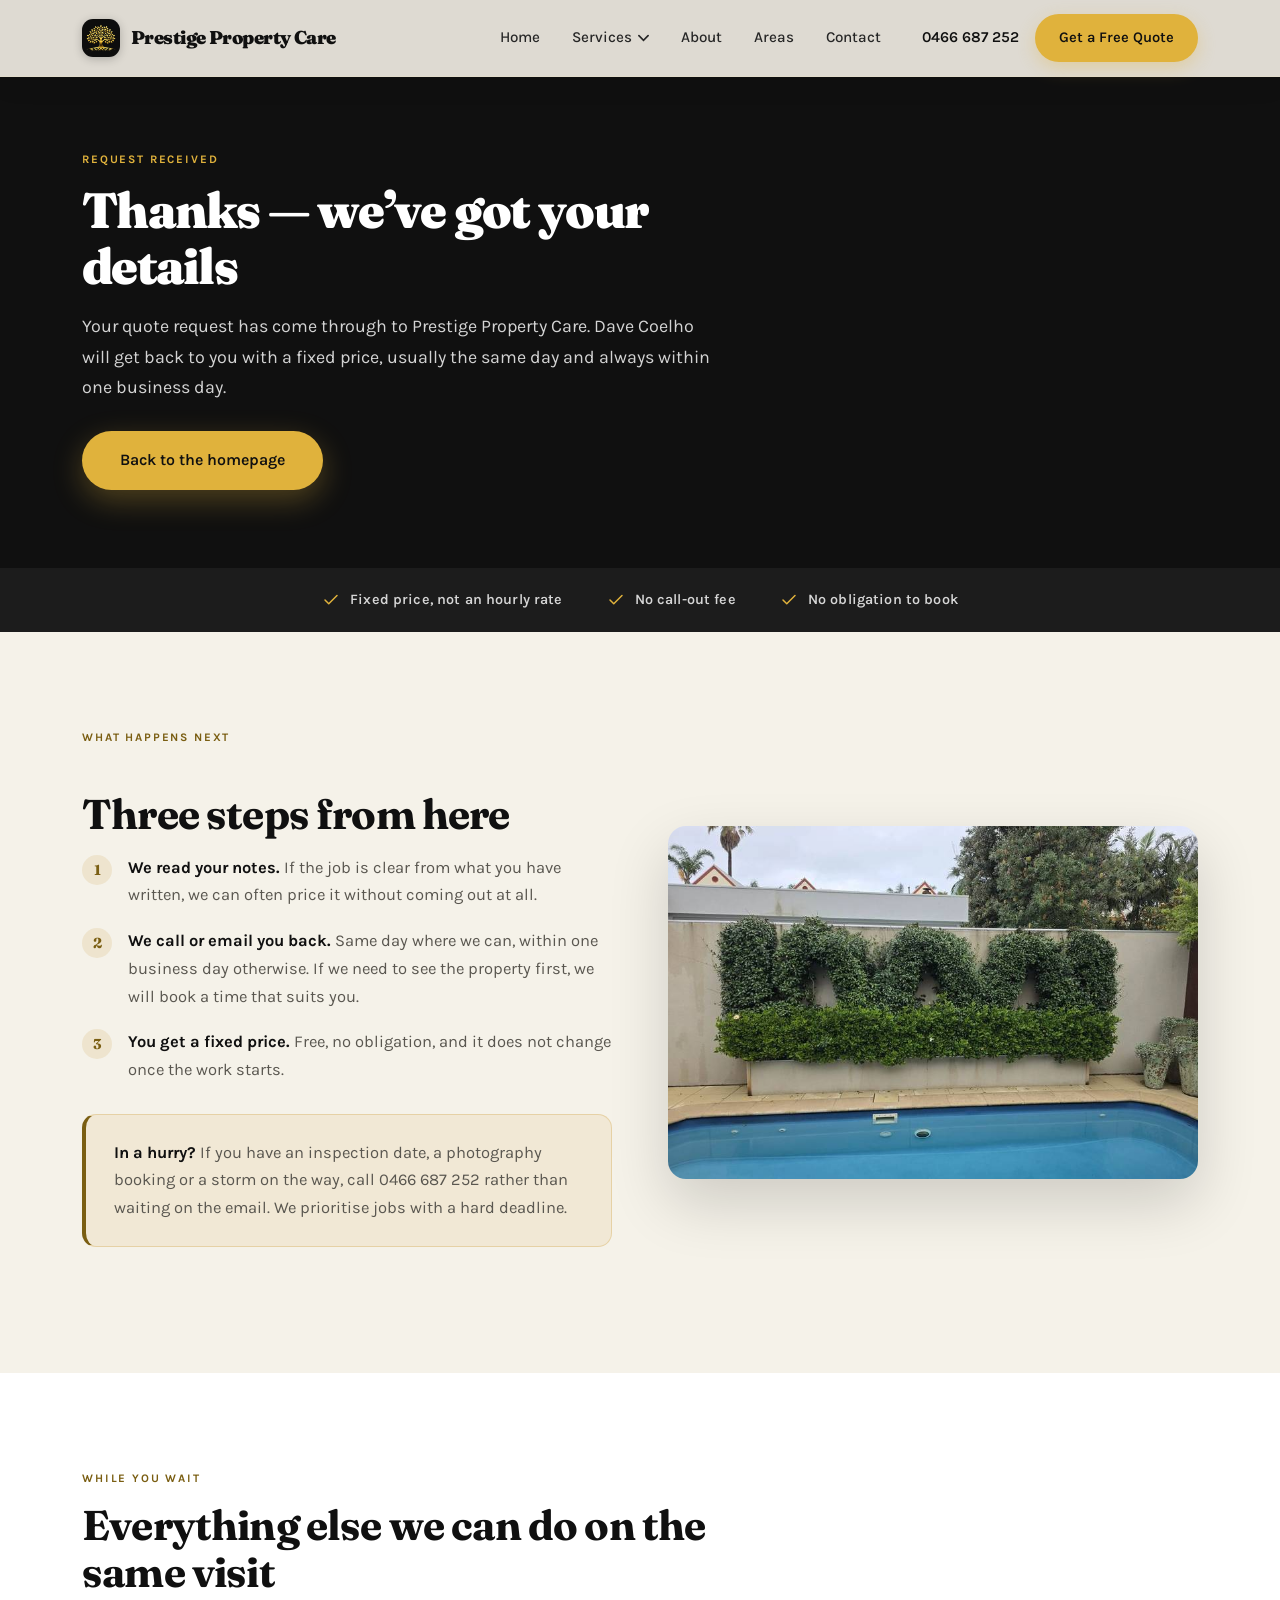
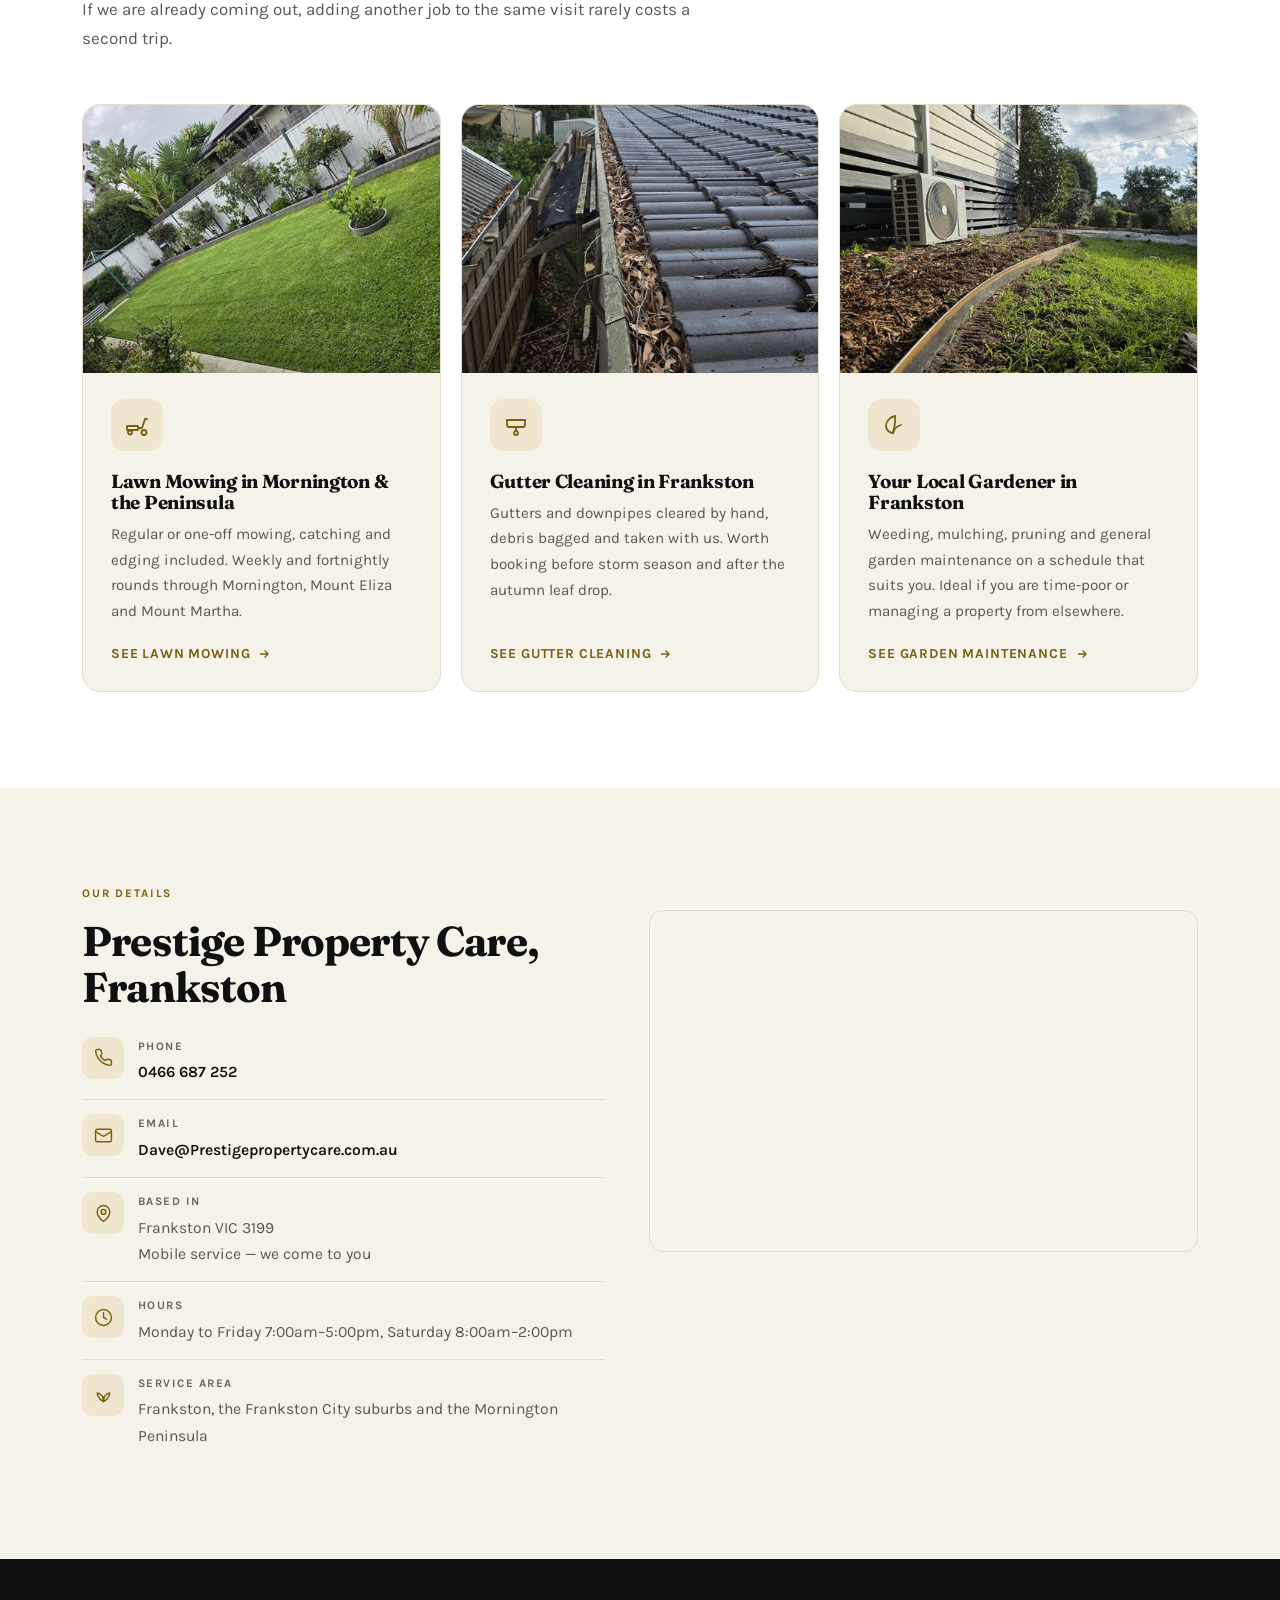
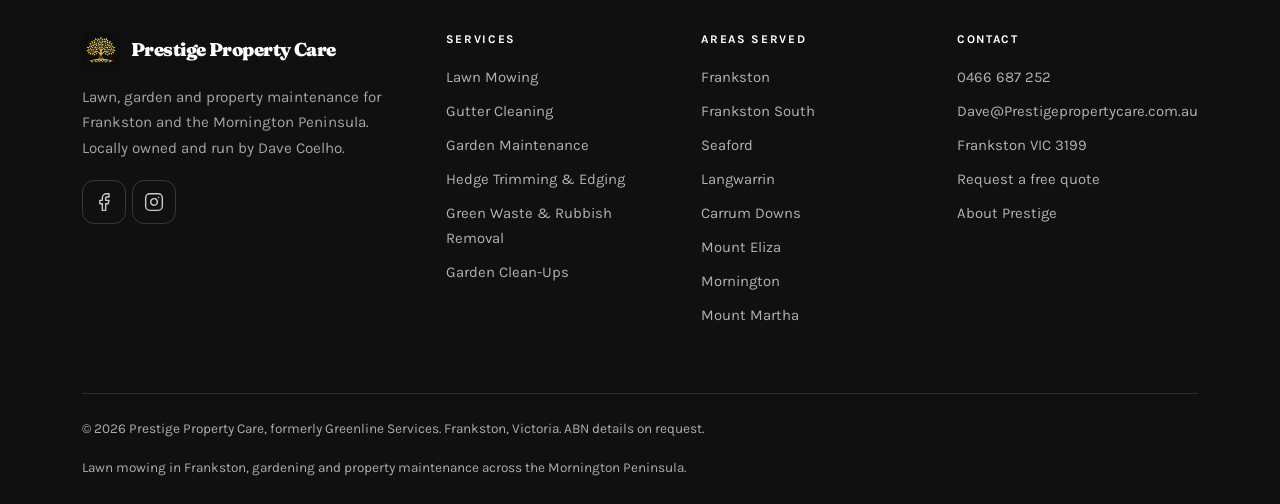
<file: thank-you/index.html>
<!DOCTYPE html>
<html lang="en-AU">
<head>
<!-- sales-brain:analytics -->
<!-- sales-brain:ga -->
<script async src="https://www.googletagmanager.com/gtag/js?id=G-1RZ0Q09788"></script>
<script>window.dataLayer=window.dataLayer||[];function gtag(){dataLayer.push(arguments);}gtag('js',new Date());gtag('config','G-1RZ0Q09788');</script>
<!-- /sales-brain:ga -->
<script>addEventListener('load',function(){try{if(!/\/(thank-?you|thanks)(\/|$)/i.test(location.pathname)||typeof gtag!=='function')return;var k='sb-lead:'+location.pathname+location.search;if(sessionStorage.getItem(k))return;sessionStorage.setItem(k,'1');gtag('event','generate_lead',{page_path:location.pathname});}catch(e){}});</script>
<!-- /sales-brain:analytics -->
<meta charset="utf-8">
<meta name="viewport" content="width=device-width, initial-scale=1">
<title>Thank You | Prestige Property Care Frankston</title>
<meta name="description" content="Thanks for your quote request. Prestige Property Care will come back to you with a fixed price, usually the same day and always within one business day.">
<link rel="canonical" href="https://prestigepropertycare.com.au/thank-you/">
<meta name="robots" content="noindex, follow">
<meta name="theme-color" content="#101010">
<meta name="geo.region" content="AU-VIC">
<meta name="geo.placename" content="Frankston, Victoria">
<meta name="geo.position" content="-38.1442;145.1281">
<meta name="ICBM" content="-38.1442, 145.1281">

<meta property="og:type" content="website">
<meta property="og:locale" content="en_AU">
<meta property="og:site_name" content="Prestige Property Care">
<meta property="og:title" content="Thank You | Prestige Property Care Frankston">
<meta property="og:description" content="Thanks for your quote request. Prestige Property Care will come back to you with a fixed price, usually the same day and always within one business day.">
<meta property="og:url" content="https://prestigepropertycare.com.au/thank-you/">
<meta property="og:image" content="https://prestigepropertycare.com.au/assets/img/og.jpg">
<meta name="twitter:card" content="summary_large_image">
<meta name="twitter:title" content="Thank You | Prestige Property Care Frankston">
<meta name="twitter:description" content="Thanks for your quote request. Prestige Property Care will come back to you with a fixed price, usually the same day and always within one business day.">
<meta name="twitter:image" content="https://prestigepropertycare.com.au/assets/img/og.jpg">

<link rel="preconnect" href="https://fonts.googleapis.com">
<link rel="preconnect" href="https://fonts.gstatic.com" crossorigin>
<link rel="preload" as="style" href="https://fonts.googleapis.com/css2?family=Fraunces:opsz,wght@9..144,600;9..144,700;9..144,900&family=Karla:wght@400;500;600;700&display=swap">
<link rel="stylesheet" href="https://fonts.googleapis.com/css2?family=Fraunces:opsz,wght@9..144,600;9..144,700;9..144,900&family=Karla:wght@400;500;600;700&display=swap" media="print" onload="this.media='all'">
<noscript><link rel="stylesheet" href="https://fonts.googleapis.com/css2?family=Fraunces:opsz,wght@9..144,600;9..144,700;9..144,900&family=Karla:wght@400;500;600;700&display=swap"></noscript>
<link rel="icon" href="/assets/img/favicon-32.png" sizes="32x32" type="image/png">
<link rel="icon" href="/assets/img/icon-192.png" sizes="192x192" type="image/png">
<link rel="apple-touch-icon" href="/assets/img/apple-touch-icon.png">
<link rel="stylesheet" href="/assets/css/site.min.css">


<script defer
  src="https://link.msgsndr.com/js/external-tracking.js"
  data-tracking-id="tk_9f5144f196b340e59b8396dd9921dc07">
</script>
</head>
<body>
<a class="skip-link" href="#main">Skip to content</a>
<!-- Generated by tools/build.py — edit the content there, not here. Prestige Property Care, Frankston VIC. -->
<header class="site-header solid" id="top">
  <div class="nav-inner">
    <a href="/" class="brand" aria-label="Prestige Property Care home">
      <span class="brand-mark"><img src="/assets/img/logo/mark-tree-120.png" alt="Prestige Property Care logo" width="120" height="120" decoding="async"></span>
      <span class="brand-name">Prestige Property Care</span>
    </a>

    <nav class="nav-main" aria-label="Main navigation">
      <a href="/" class="nav-link">Home</a>

      <div class="nav-dropdown">
        <button class="nav-link nav-trigger" aria-expanded="false" aria-controls="services-menu">
          Services
          <svg class="caret" viewBox="0 0 12 8" aria-hidden="true"><path d="M1 1.5 6 6.5l5-5" fill="none" stroke="currentColor" stroke-width="1.8" stroke-linecap="round"/></svg>
        </button>
        <div class="dropdown-panel" id="services-menu" role="menu">
          <a class="dd-item" role="menuitem" href="/services/">
            <span class="dd-icon" aria-hidden="true"><svg viewBox="0 0 24 24" aria-hidden="true"><rect x="3" y="3" width="7" height="7" rx="2"/><rect x="14" y="3" width="7" height="7" rx="2"/><rect x="3" y="14" width="7" height="7" rx="2"/><rect x="14" y="14" width="7" height="7" rx="2"/></svg></span>
            <span class="dd-text"><strong>All Services</strong><em>Complete property upkeep</em></span>
          </a><a class="dd-item" role="menuitem" href="/services/lawn-mowing/">
            <span class="dd-icon" aria-hidden="true"><svg viewBox="0 0 24 24" aria-hidden="true"><path d="M2 17h11v-4H2z"/><circle cx="5" cy="19.5" r="2"/><circle cx="19" cy="19.5" r="2.5"/><path d="M13 15h4l3-9h2"/></svg></span>
            <span class="dd-text"><strong>Lawn Mowing</strong><em>Mornington, Mount Eliza &amp; the Peninsula</em></span>
          </a><a class="dd-item" role="menuitem" href="/services/gutter-cleaning/">
            <span class="dd-icon" aria-hidden="true"><svg viewBox="0 0 24 24" aria-hidden="true"><path d="M3 7h18"/><path d="M3 7v5a2 2 0 0 0 2 2h14a2 2 0 0 0 2-2V7"/><path d="M12 14v3"/><path d="M12 22a2 2 0 0 1-2-2c0-1.2 2-3 2-3s2 1.8 2 3a2 2 0 0 1-2 2Z"/></svg></span>
            <span class="dd-text"><strong>Gutter Cleaning</strong><em>Frankston, Seaford &amp; Carrum Downs</em></span>
          </a><a class="dd-item" role="menuitem" href="/services/garden-maintenance/">
            <span class="dd-icon" aria-hidden="true"><svg viewBox="0 0 24 24" aria-hidden="true"><path d="M11 20A7 7 0 0 1 4 13c0-5 4-9 9-10 1 6-1 12-2 17Z"/><path d="M11 20c1-4 4-7 8-8"/></svg></span>
            <span class="dd-text"><strong>Garden Maintenance</strong><em>Frankston &amp; Frankston South</em></span>
          </a><a class="dd-item" role="menuitem" href="/services/hedge-trimming/">
            <span class="dd-icon" aria-hidden="true"><svg viewBox="0 0 24 24" aria-hidden="true"><circle cx="6" cy="18" r="2.5"/><circle cx="18" cy="18" r="2.5"/><path d="M7.7 16.3 18 4"/><path d="M16.3 16.3 6 4"/></svg></span>
            <span class="dd-text"><strong>Hedge Trimming &amp; Edging</strong><em>Langwarrin, Karingal &amp; Baxter</em></span>
          </a><a class="dd-item" role="menuitem" href="/services/rubbish-removal/">
            <span class="dd-icon" aria-hidden="true"><svg viewBox="0 0 24 24" aria-hidden="true"><path d="M4 7h16"/><path d="M9 7V5a1 1 0 0 1 1-1h4a1 1 0 0 1 1 1v2"/><path d="M6 7l1 13a1 1 0 0 0 1 1h8a1 1 0 0 0 1-1l1-13"/><path d="M10 11v6M14 11v6"/></svg></span>
            <span class="dd-text"><strong>Green Waste &amp; Rubbish Removal</strong><em>Frankston, Skye &amp; Carrum Downs</em></span>
          </a><a class="dd-item" role="menuitem" href="/services/garden-clean-ups/">
            <span class="dd-icon" aria-hidden="true"><svg viewBox="0 0 24 24" aria-hidden="true"><path d="M12 3l1.8 4.7L18.5 9.5 13.8 11.3 12 16l-1.8-4.7L5.5 9.5l4.7-1.8Z"/><path d="M18 16.5l.9 2.3 2.3.9-2.3.9-.9 2.3-.9-2.3-2.3-.9 2.3-.9Z"/></svg></span>
            <span class="dd-text"><strong>Garden Clean-Ups</strong><em>End-of-lease &amp; pre-sale, Mount Eliza</em></span>
          </a>
        </div>
      </div>

      <a href="/about/" class="nav-link">About</a>
      <a href="/#areas" class="nav-link">Areas</a>
      <a href="/contact/" class="nav-link">Contact</a>
    </nav>

    <div class="nav-actions">
      <a href="tel:+61466687252" class="nav-phone">0466 687 252</a>
      <a href="/contact/" class="btn-cta" data-quote-open>Get a Free Quote</a>
    </div>

    <button class="nav-burger" aria-label="Open menu" aria-expanded="false" aria-controls="mobile-nav">
      <span></span><span></span><span></span>
    </button>
  </div>
</header>

<div class="scrim" hidden></div>

<nav class="mobile-nav" id="mobile-nav" aria-label="Mobile navigation">
  <a href="/">Home</a>
  <button class="acc-btn" aria-expanded="false">Services <span aria-hidden="true">+</span></button>
  <div class="acc-body">
    <a href="/services/">All Services</a>
    <a href="/services/lawn-mowing/">Lawn Mowing</a><a href="/services/gutter-cleaning/">Gutter Cleaning</a><a href="/services/garden-maintenance/">Garden Maintenance</a><a href="/services/hedge-trimming/">Hedge Trimming &amp; Edging</a><a href="/services/rubbish-removal/">Green Waste &amp; Rubbish Removal</a><a href="/services/garden-clean-ups/">Garden Clean-Ups</a>
  </div>
  <a href="/about/">About</a>
  <a href="/#areas">Areas</a>
  <a href="/contact/">Contact</a>
  <a href="/contact/" data-quote-open class="mobile-quote">Get a free quote</a>
  <a href="tel:+61466687252">Call 0466 687 252</a>
</nav>
<main id="main">
<section class="page-hero">
  <div class="hero-in">
    <span class="eyebrow">Request received</span>
    <h1>Thanks &mdash; we&rsquo;ve got your details</h1>
    <p class="hero-sub">Your quote request has come through to Prestige Property Care. Dave Coelho will get back to you with a fixed price, usually the same day and always within one business day.</p>
    <div class="hero-cta">
      <a href="/" class="btn-lg btn-solid">Back to the homepage</a>
    </div>
  </div>
</section>

<div class="trustbar">
  <div class="wrap">
    <ul>
      <li><svg viewBox="0 0 24 24" aria-hidden="true"><path d="M20 6 9 17l-5-5"/></svg>Fixed price, not an hourly rate</li>
      <li><svg viewBox="0 0 24 24" aria-hidden="true"><path d="M20 6 9 17l-5-5"/></svg>No call-out fee</li>
      <li><svg viewBox="0 0 24 24" aria-hidden="true"><path d="M20 6 9 17l-5-5"/></svg>No obligation to book</li>
    </ul>
  </div>
</div>



<section class="sec">
  <div class="wrap">
    <div class="split">
      <div class="prose">
        <span class="eyebrow">What happens next</span>
        <h2>Three steps from here</h2>
        <ol class="steps-list">
          <li><b>We read your notes.</b> If the job is clear from what you have written, we can often price it without coming out at all.</li>
          <li><b>We call or email you back.</b> Same day where we can, within one business day otherwise. If we need to see the property first, we will book a time that suits you.</li>
          <li><b>You get a fixed price.</b> Free, no obligation, and it does not change once the work starts.</li>
        </ol>
        <div class="callout">
          <p><strong>In a hurry?</strong> If you have an inspection date, a photography booking or a storm on the way, call 0466 687 252 rather than waiting on the email. We prioritise jobs with a hard deadline.</p>
        </div>
      </div>
      <div class="split-media"><img src="/assets/img/work-hedge.jpg" srcset="/assets/img/work-hedge-480.jpg 480w, /assets/img/work-hedge-800.jpg 800w, /assets/img/work-hedge.jpg 1200w" sizes="(max-width:900px) 100vw, 50vw" alt="Shaped topiary hedging along a pool surround, cut square and level" width="1200" height="900" loading="lazy" decoding="async"></div>
    </div>
  </div>
</section>

<section class="sec sec-alt">
  <div class="wrap">
    <div class="sec-head">
      <span class="eyebrow">While you wait</span>
      <h2>Everything else we can do on the same visit</h2>
      <p class="lede">If we are already coming out, adding another job to the same visit rarely costs a second trip.</p>
    </div>
    <div class="svc-grid"><a class="svc" href="/services/lawn-mowing/">
        <span class="svc-photo"><img src="/assets/img/lawn-mowing.jpg" srcset="/assets/img/lawn-mowing-480.jpg 480w, /assets/img/lawn-mowing-800.jpg 800w, /assets/img/lawn-mowing-1200.jpg 1200w, /assets/img/lawn-mowing.jpg 1304w" sizes="(max-width:600px) 100vw, (max-width:1040px) 50vw, 360px" alt="Freshly mown back lawn edged along the concrete path, with planted garden beds behind, on a Mornington Peninsula property" width="1304" height="978" loading="lazy" decoding="async"></span>
        <span class="svc-body">
          <span class="svc-icon" aria-hidden="true"><svg viewBox="0 0 24 24"><path d="M2 17h11v-4H2z"/><circle cx="5" cy="19.5" r="2"/><circle cx="19" cy="19.5" r="2.5"/><path d="M13 15h4l3-9h2"/></svg></span>
          <h3>Lawn Mowing in Mornington &amp; the Peninsula</h3>
          <p>Regular or one-off mowing, catching and edging included. Weekly and fortnightly rounds through Mornington, Mount Eliza and Mount Martha.</p>
          <span class="svc-link">See lawn mowing <svg viewBox="0 0 24 24" aria-hidden="true"><path d="M5 12h14M13 6l6 6-6 6"/></svg></span>
        </span>
      </a><a class="svc" href="/services/gutter-cleaning/">
        <span class="svc-photo"><img src="/assets/img/gutter-cleaning.jpg" srcset="/assets/img/gutter-cleaning-480.jpg 480w, /assets/img/gutter-cleaning-800.jpg 800w, /assets/img/gutter-cleaning-1200.jpg 1200w, /assets/img/gutter-cleaning.jpg 1600w" sizes="(max-width:600px) 100vw, (max-width:1040px) 50vw, 360px" alt="Roof gutter in Frankston packed with gum leaves and bark before a Prestige Property Care gutter clean" width="1600" height="1200" loading="lazy" decoding="async"></span>
        <span class="svc-body">
          <span class="svc-icon" aria-hidden="true"><svg viewBox="0 0 24 24"><path d="M3 7h18"/><path d="M3 7v5a2 2 0 0 0 2 2h14a2 2 0 0 0 2-2V7"/><path d="M12 14v3"/><path d="M12 22a2 2 0 0 1-2-2c0-1.2 2-3 2-3s2 1.8 2 3a2 2 0 0 1-2 2Z"/></svg></span>
          <h3>Gutter Cleaning in Frankston</h3>
          <p>Gutters and downpipes cleared by hand, debris bagged and taken with us. Worth booking before storm season and after the autumn leaf drop.</p>
          <span class="svc-link">See gutter cleaning <svg viewBox="0 0 24 24" aria-hidden="true"><path d="M5 12h14M13 6l6 6-6 6"/></svg></span>
        </span>
      </a><a class="svc" href="/services/garden-maintenance/">
        <span class="svc-photo"><img src="/assets/img/garden-maintenance.jpg" srcset="/assets/img/garden-maintenance-480.jpg 480w, /assets/img/garden-maintenance-800.jpg 800w, /assets/img/garden-maintenance-1200.jpg 1200w, /assets/img/garden-maintenance.jpg 1600w" sizes="(max-width:600px) 100vw, (max-width:1040px) 50vw, 360px" alt="Garden bed remulched and re-edged beside a mown lawn during a regular garden maintenance visit in Frankston" width="1600" height="1200" loading="lazy" decoding="async"></span>
        <span class="svc-body">
          <span class="svc-icon" aria-hidden="true"><svg viewBox="0 0 24 24"><path d="M11 20A7 7 0 0 1 4 13c0-5 4-9 9-10 1 6-1 12-2 17Z"/><path d="M11 20c1-4 4-7 8-8"/></svg></span>
          <h3>Your Local Gardener in Frankston</h3>
          <p>Weeding, mulching, pruning and general garden maintenance on a schedule that suits you. Ideal if you are time-poor or managing a property from elsewhere.</p>
          <span class="svc-link">See garden maintenance <svg viewBox="0 0 24 24" aria-hidden="true"><path d="M5 12h14M13 6l6 6-6 6"/></svg></span>
        </span>
      </a></div>
  </div>
</section>

<section class="sec">
  <div class="wrap">
    <div class="contact-grid">
      <div>
        <div class="sec-head" style="margin-bottom:26px">
          <span class="eyebrow">Our details</span>
          <h2>Prestige Property Care, Frankston</h2>
        </div>
        <ul class="nap">
  <li>
    <span class="ico" aria-hidden="true"><svg viewBox="0 0 24 24" aria-hidden="true"><path d="M22 16.9v3a2 2 0 0 1-2.2 2 19.8 19.8 0 0 1-8.6-3.1 19.5 19.5 0 0 1-6-6A19.8 19.8 0 0 1 2.1 4.2 2 2 0 0 1 4.1 2h3a2 2 0 0 1 2 1.7c.1 1 .4 1.9.7 2.8a2 2 0 0 1-.5 2.1L8.1 9.9a16 16 0 0 0 6 6l1.3-1.2a2 2 0 0 1 2.1-.5c.9.3 1.8.6 2.8.7a2 2 0 0 1 1.7 2Z"/></svg></span>
    <span><b>Phone</b><a href="tel:+61466687252">0466 687 252</a></span>
  </li>
  <li>
    <span class="ico" aria-hidden="true"><svg viewBox="0 0 24 24" aria-hidden="true"><rect x="2" y="4" width="20" height="16" rx="2"/><path d="m2 7 10 6 10-6"/></svg></span>
    <span><b>Email</b><a href="mailto:Dave@Prestigepropertycare.com.au">Dave@Prestigepropertycare.com.au</a></span>
  </li>
  <li>
    <span class="ico" aria-hidden="true"><svg viewBox="0 0 24 24" aria-hidden="true"><path d="M20 10c0 6-8 12-8 12s-8-6-8-12a8 8 0 0 1 16 0Z"/><circle cx="12" cy="10" r="3"/></svg></span>
    <span><b>Based in</b>Frankston VIC 3199<br>Mobile service &mdash; we come to you</span>
  </li>
  <li>
    <span class="ico" aria-hidden="true"><svg viewBox="0 0 24 24" aria-hidden="true"><circle cx="12" cy="12" r="10"/><path d="M12 6v6l4 2"/></svg></span>
    <span><b>Hours</b>Monday to Friday 7:00am&ndash;5:00pm, Saturday 8:00am&ndash;2:00pm</span>
  </li>
  <li>
    <span class="ico" aria-hidden="true"><svg viewBox="0 0 24 24" aria-hidden="true"><path d="M12 21c0-6 3-10 8-11-1 6-4 9-8 11Z"/><path d="M12 21c0-6-3-10-8-11 1 6 4 9 8 11Z"/><path d="M12 21v-6"/></svg></span>
    <span><b>Service area</b>Frankston, the Frankston City suburbs and the Mornington Peninsula</span>
  </li>
</ul>
      </div>
      <div><div class="map-embed">
  <iframe title="Map of the Prestige Property Care service area — Frankston, Victoria and the Mornington Peninsula" src="https://www.google.com/maps/embed?pb=!1m14!1m12!1m3!1d200705.6214454393!2d145.1110961!3d-38.1860856!2m3!1f0!2f0!3f0!3m2!1i1024!2i768!4f13.1!5e0!3m2!1sen!2sau!4v1787142280589!5m2!1sen!2sau" width="600" height="450" style="border:0;" allowfullscreen="" loading="lazy" referrerpolicy="strict-origin-when-cross-origin"></iframe>
</div></div>
    </div>
  </div>
</section>



</main>
<footer>
  <div class="wrap">
    <div class="f-grid">
      <div class="f-about">
        <a href="/" class="brand">
          <span class="brand-mark"><img src="/assets/img/logo/mark-tree-120.png" alt="Prestige Property Care logo" width="120" height="120" loading="lazy" decoding="async"></span>
          <span class="brand-name">Prestige Property Care</span>
        </a>
        <p>Lawn, garden and property maintenance for Frankston and the Mornington Peninsula. Locally owned and run by Dave Coelho.</p>
        <ul class="f-social">
          <li><a href="https://www.facebook.com/profile.php?id=61594050001979" aria-label="Prestige Property Care on Facebook" rel="noopener"><svg viewBox="0 0 24 24" aria-hidden="true"><path d="M18 2h-3a5 5 0 0 0-5 5v3H7v4h3v8h4v-8h3l1-4h-4V7a1 1 0 0 1 1-1h3Z"/></svg></a></li>
          <li><a href="https://www.instagram.com/prestigepropertycarefrankston/" aria-label="Prestige Property Care on Instagram" rel="noopener"><svg viewBox="0 0 24 24" aria-hidden="true"><rect x="2" y="2" width="20" height="20" rx="5"/><path d="M16 11.4A4 4 0 1 1 12.6 8 4 4 0 0 1 16 11.4Z"/><path d="M17.5 6.5h.01"/></svg></a></li>
        </ul>
      </div>
      <div>
        <h2 class="f-head">Services</h2>
        <ul><li><a href="/services/lawn-mowing/">Lawn Mowing</a></li><li><a href="/services/gutter-cleaning/">Gutter Cleaning</a></li><li><a href="/services/garden-maintenance/">Garden Maintenance</a></li><li><a href="/services/hedge-trimming/">Hedge Trimming &amp; Edging</a></li><li><a href="/services/rubbish-removal/">Green Waste &amp; Rubbish Removal</a></li><li><a href="/services/garden-clean-ups/">Garden Clean-Ups</a></li></ul>
      </div>
      <div>
        <h2 class="f-head">Areas served</h2>
        <ul><li><a href="/#areas">Frankston</a></li><li><a href="/#areas">Frankston South</a></li><li><a href="/#areas">Seaford</a></li><li><a href="/#areas">Langwarrin</a></li><li><a href="/#areas">Carrum Downs</a></li><li><a href="/#areas">Mount Eliza</a></li><li><a href="/#areas">Mornington</a></li><li><a href="/#areas">Mount Martha</a></li></ul>
      </div>
      <div>
        <h2 class="f-head">Contact</h2>
        <ul>
          <li><a href="tel:+61466687252">0466 687 252</a></li>
          <li><a href="mailto:Dave@Prestigepropertycare.com.au">Dave@Prestigepropertycare.com.au</a></li>
          <li>Frankston VIC 3199</li>
          <li><a href="/contact/">Request a free quote</a></li>
          <li><a href="/about/">About Prestige</a></li>
        </ul>
      </div>
    </div>
    <div class="f-bottom">
      <span>&copy; 2026 Prestige Property Care, formerly Greenline Services. Frankston, Victoria. ABN details on request.</span>
      <span>Lawn mowing in Frankston, gardening and property maintenance across the Mornington Peninsula.</span>
    </div>
  </div>
</footer>

<div class="modal" id="quote-modal" hidden>
  <div class="modal-scrim" data-quote-close></div>
  <div class="modal-panel" role="dialog" aria-modal="true" aria-labelledby="quote-modal-title">
    <button class="modal-close" type="button" aria-label="Close" data-quote-close>
      <svg viewBox="0 0 24 24" aria-hidden="true"><path d="M18 6 6 18M6 6l12 12"/></svg>
    </button>
    <div class="modal-head">
      <span class="eyebrow">Free quote</span>
      <h2 id="quote-modal-title">Tell us about the property</h2>
      <p>Fixed price, no call-out fee, no obligation. Or call <a href="tel:+61466687252">0466 687 252</a> for a same-day answer.</p>
    </div>
    
  <form class="quote-form" action="/thank-you/" method="get">
    <div class="form-grid">
      <div class="field">
        <label for="qm-full_name">Name</label>
        <input type="text" id="qm-full_name" name="full_name" required autocomplete="name" placeholder="Your name">
      </div>
      <div class="field">
        <label for="qm-email">Email</label>
        <input type="email" id="qm-email" name="email" required autocomplete="email" placeholder="Enter your email">
      </div>
      <div class="field">
        <label for="qm-phone">Phone</label>
        <input type="tel" id="qm-phone" name="phone" required autocomplete="tel" placeholder="Enter your phone">
      </div>
      <div class="field">
        <label for="qm-service_needed">Service needed</label>
        <select id="qm-service_needed" name="service_needed"><option>Lawn mowing</option><option>Gutter cleaning</option><option>Garden maintenance</option><option>Hedge trimming &amp; edging</option><option>Green waste &amp; rubbish removal</option><option>End-of-lease or pre-sale clean-up</option><option>Commercial property maintenance</option><option>Something else</option></select>
      </div>
      <div class="field full">
        <label for="qm-property_address">Property address</label>
        <input type="text" id="qm-property_address" name="property_address" required autocomplete="street-address" placeholder="e.g. 12 Smith St, Frankston VIC">
      </div>
      <div class="field full">
        <label for="qm-property_size">Property size</label>
        <select id="qm-property_size" name="property_size"><option value="">Select a size</option><option>Small &mdash; under 300m&sup2;</option><option>Medium &mdash; 300&ndash;600m&sup2;</option><option>Large &mdash; 600&ndash;1000m&sup2;</option><option>Acreage &mdash; over 1000m&sup2;</option><option>Not sure</option></select>
      </div>
      <div class="field full">
        <label for="qm-job_notes">Job notes</label>
        <textarea id="qm-job_notes" name="job_notes" placeholder="How long since it was last done, access notes, anything else we should know&hellip;"></textarea>
      </div>
      <div class="field full" style="margin-bottom:0">
        <button type="submit" class="btn-submit">Send my quote request</button>
        <p class="form-note">Or call <a href="tel:+61466687252">0466 687 252</a> for a same-day answer.</p>
      </div>
    </div>
  </form>

  </div>
</div>
<script src="/assets/js/site.js" defer></script>
</body>
</html>
</file>
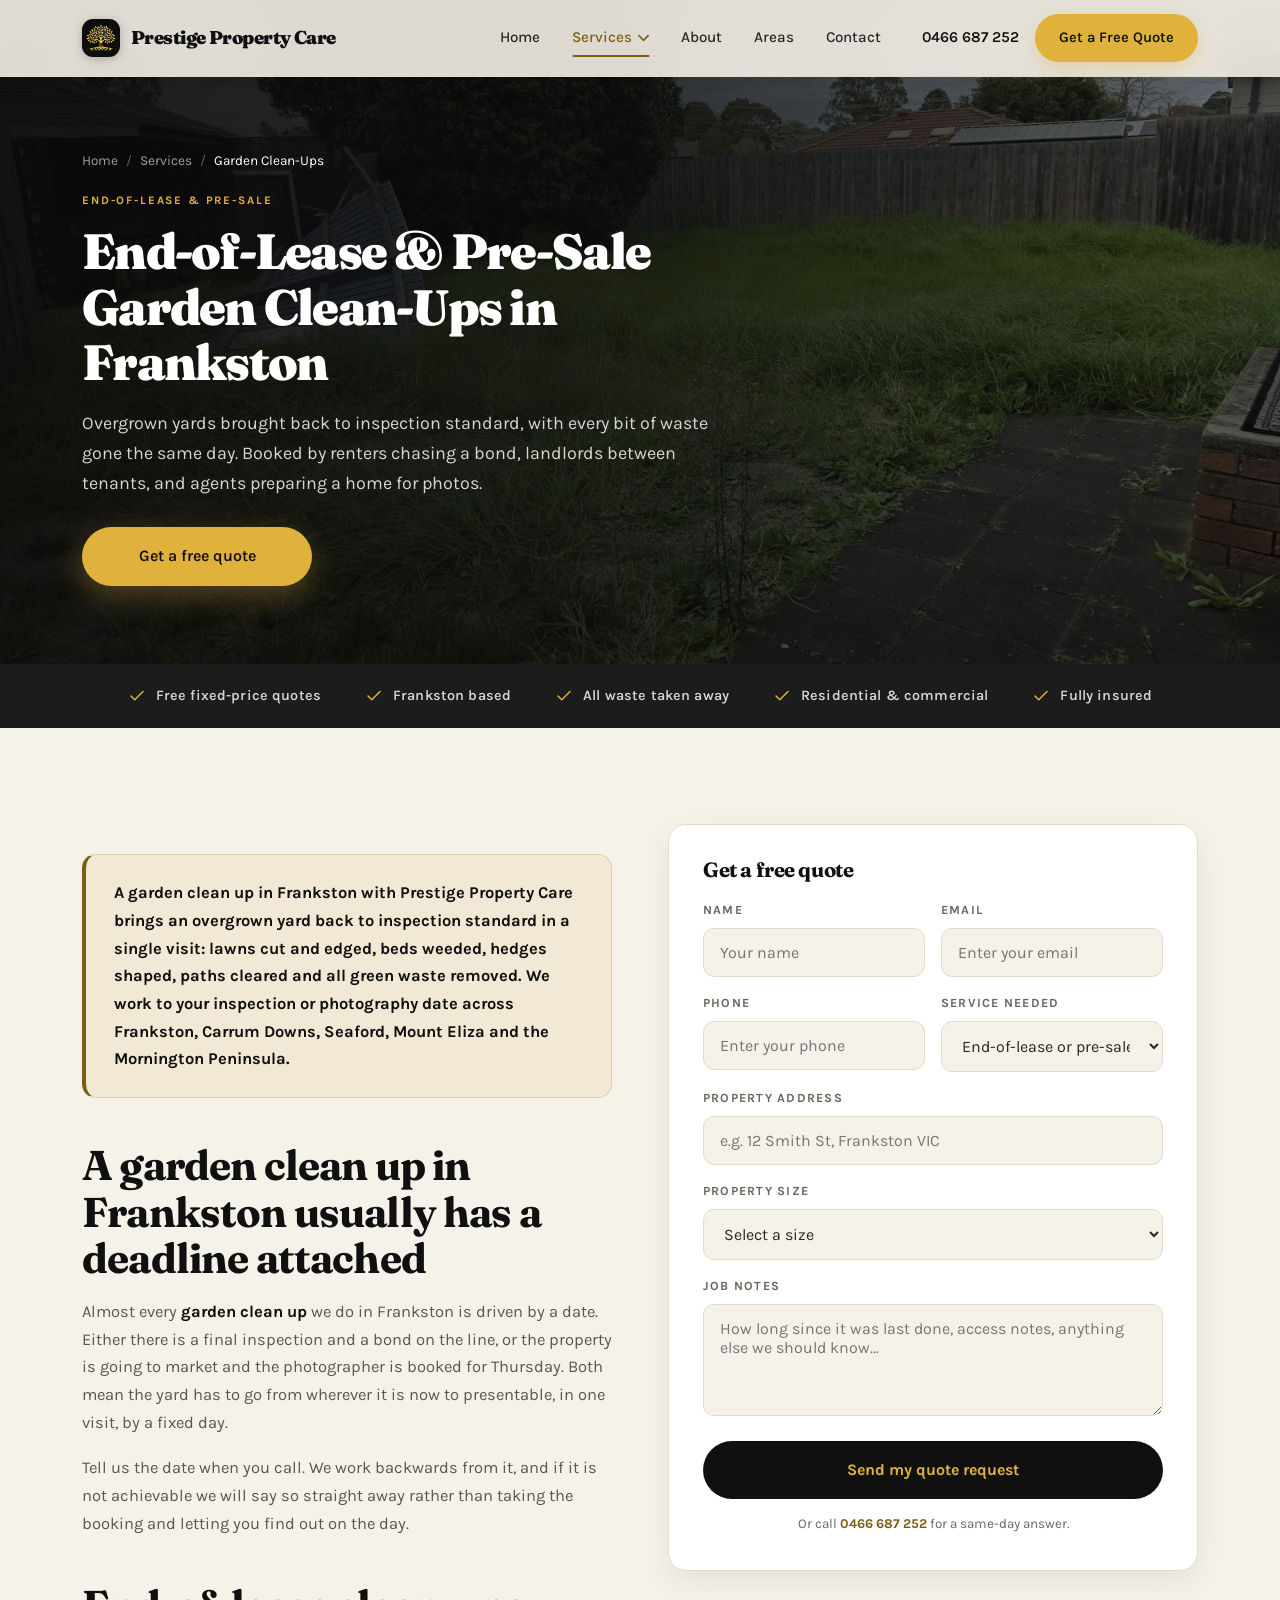
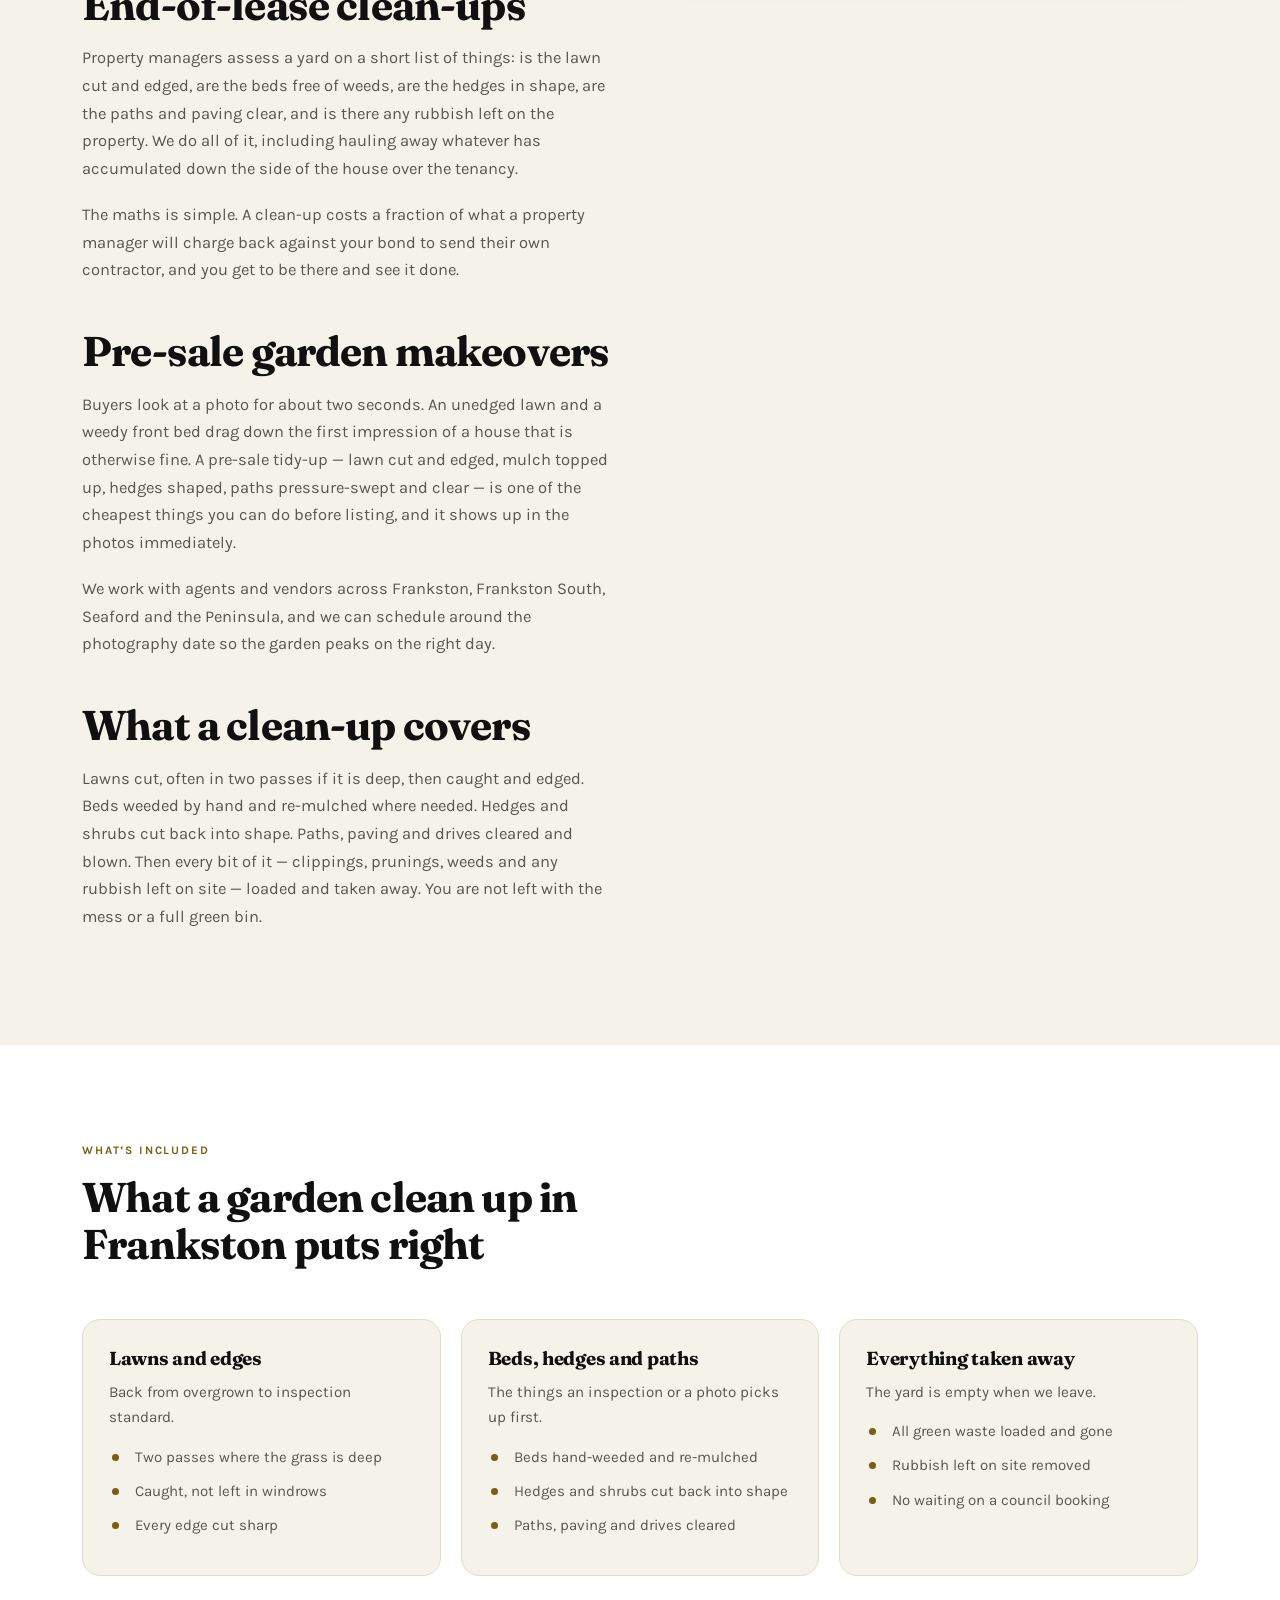
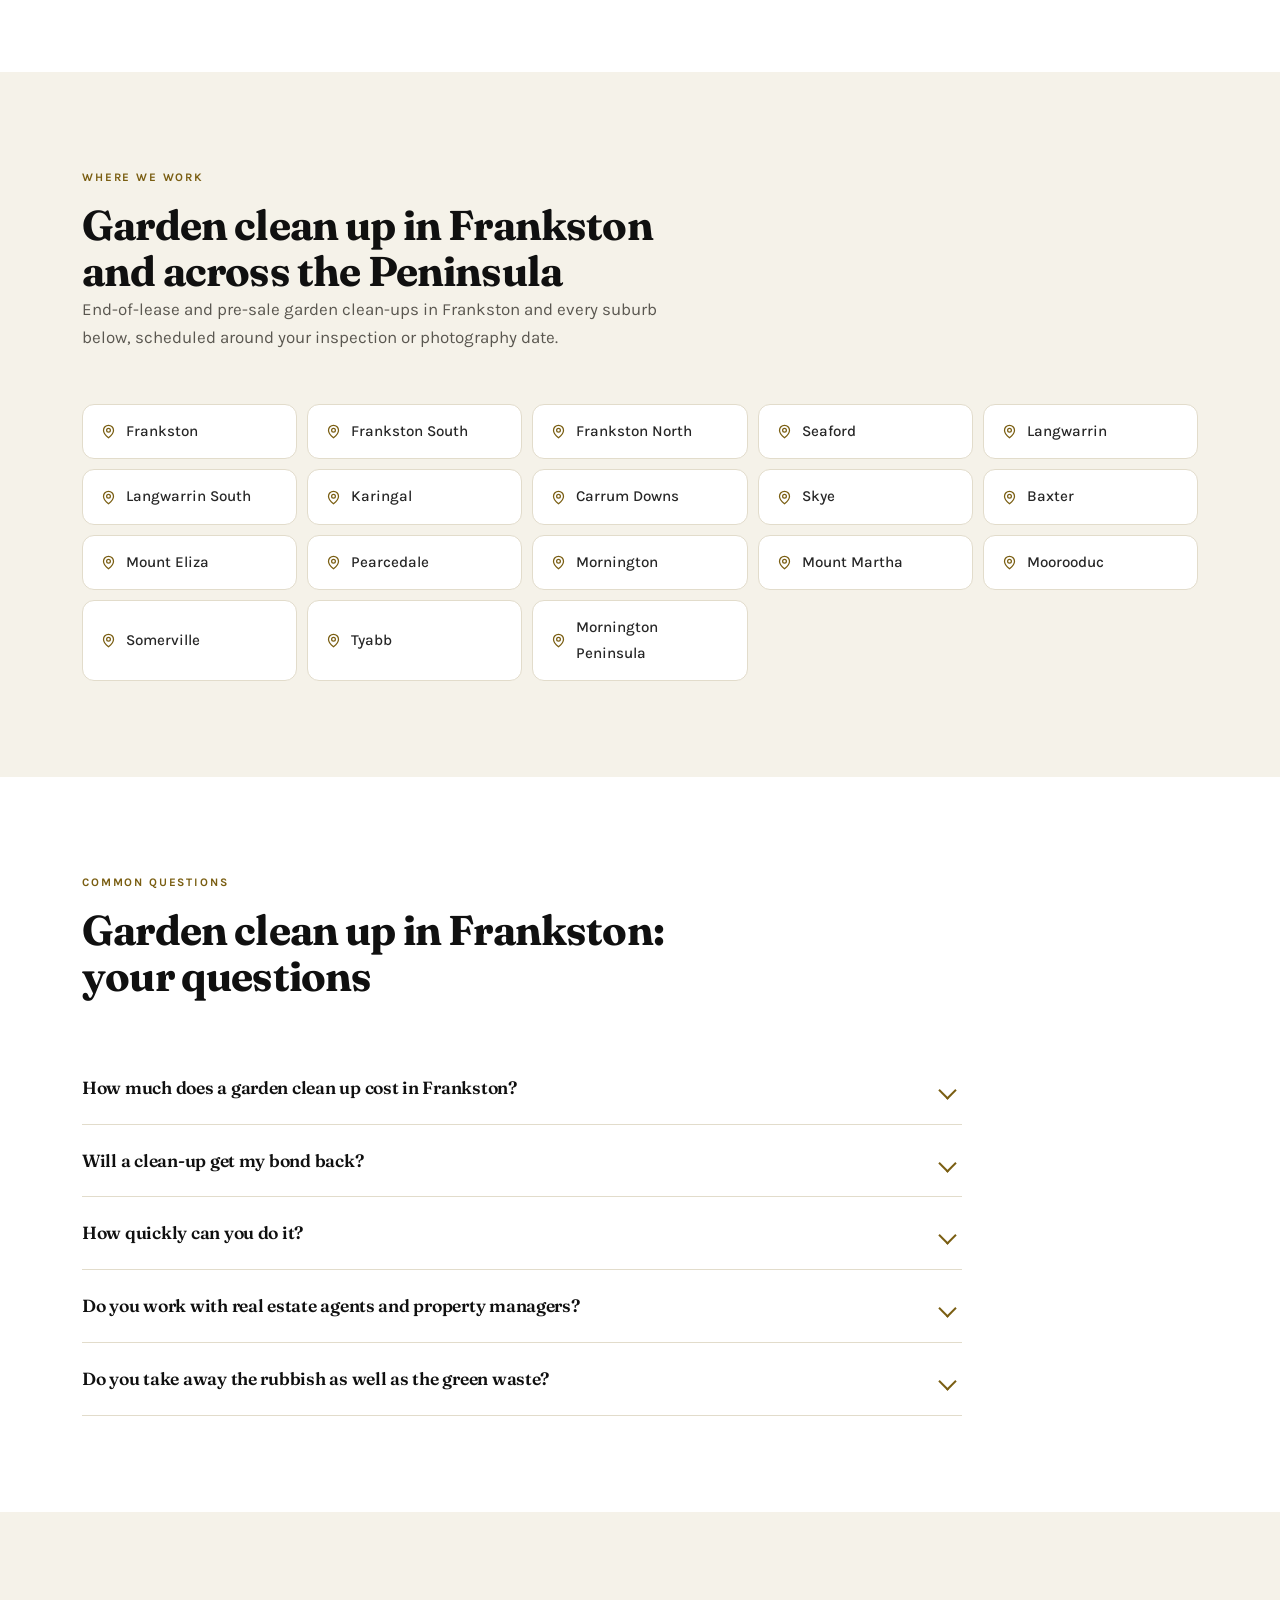
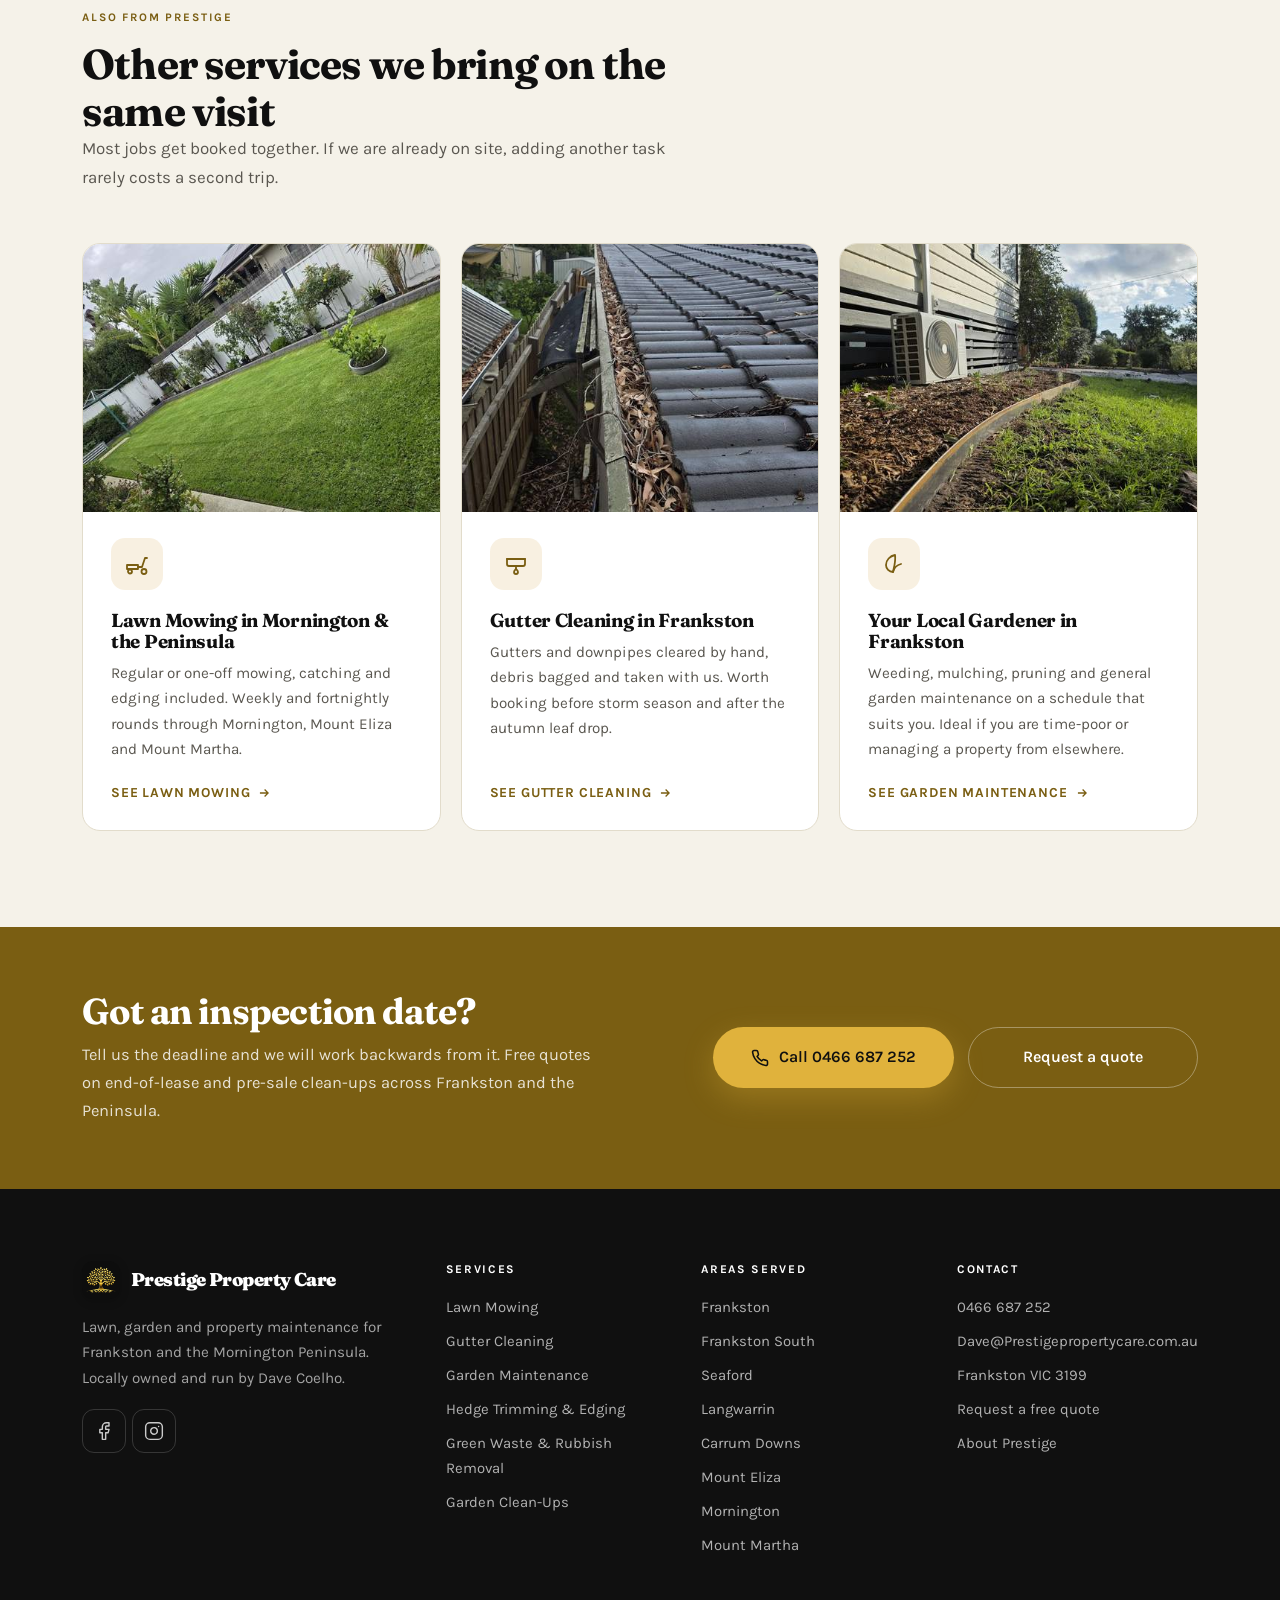
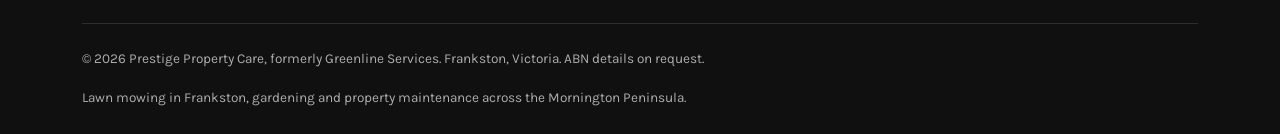
<file: services/garden-clean-ups/index.html>
<!DOCTYPE html>
<html lang="en-AU">
<head>
<!-- sales-brain:analytics -->
<!-- sales-brain:ga -->
<script async src="https://www.googletagmanager.com/gtag/js?id=G-1RZ0Q09788"></script>
<script>window.dataLayer=window.dataLayer||[];function gtag(){dataLayer.push(arguments);}gtag('js',new Date());gtag('config','G-1RZ0Q09788');</script>
<!-- /sales-brain:ga -->
<script>addEventListener('load',function(){try{if(!/\/(thank-?you|thanks)(\/|$)/i.test(location.pathname)||typeof gtag!=='function')return;var k='sb-lead:'+location.pathname+location.search;if(sessionStorage.getItem(k))return;sessionStorage.setItem(k,'1');gtag('event','generate_lead',{page_path:location.pathname});}catch(e){}});</script>
<!-- /sales-brain:analytics -->
<meta charset="utf-8">
<meta name="viewport" content="width=device-width, initial-scale=1">
<title>Garden Clean Up Frankston | Prestige Property Care</title>
<meta name="description" content="Garden clean up in Frankston for end-of-lease and pre-sale. Prestige brings overgrown yards back to inspection standard and clears all waste.">
<link rel="canonical" href="https://prestigepropertycare.com.au/services/garden-clean-ups/">
<meta name="robots" content="index, follow, max-image-preview:large, max-snippet:-1">
<meta name="theme-color" content="#101010">
<meta name="geo.region" content="AU-VIC">
<meta name="geo.placename" content="Frankston, Victoria">
<meta name="geo.position" content="-38.1442;145.1281">
<meta name="ICBM" content="-38.1442, 145.1281">

<meta property="og:type" content="website">
<meta property="og:locale" content="en_AU">
<meta property="og:site_name" content="Prestige Property Care">
<meta property="og:title" content="Garden Clean Up Frankston | Prestige Property Care">
<meta property="og:description" content="Garden clean up in Frankston for end-of-lease and pre-sale. Prestige brings overgrown yards back to inspection standard and clears all waste.">
<meta property="og:url" content="https://prestigepropertycare.com.au/services/garden-clean-ups/">
<meta property="og:image" content="https://prestigepropertycare.com.au/assets/img/og.jpg">
<meta name="twitter:card" content="summary_large_image">
<meta name="twitter:title" content="Garden Clean Up Frankston | Prestige Property Care">
<meta name="twitter:description" content="Garden clean up in Frankston for end-of-lease and pre-sale. Prestige brings overgrown yards back to inspection standard and clears all waste.">
<meta name="twitter:image" content="https://prestigepropertycare.com.au/assets/img/og.jpg">

<link rel="preconnect" href="https://fonts.googleapis.com">
<link rel="preconnect" href="https://fonts.gstatic.com" crossorigin>
<link rel="preload" as="style" href="https://fonts.googleapis.com/css2?family=Fraunces:opsz,wght@9..144,600;9..144,700;9..144,900&family=Karla:wght@400;500;600;700&display=swap">
<link rel="stylesheet" href="https://fonts.googleapis.com/css2?family=Fraunces:opsz,wght@9..144,600;9..144,700;9..144,900&family=Karla:wght@400;500;600;700&display=swap" media="print" onload="this.media='all'">
<noscript><link rel="stylesheet" href="https://fonts.googleapis.com/css2?family=Fraunces:opsz,wght@9..144,600;9..144,700;9..144,900&family=Karla:wght@400;500;600;700&display=swap"></noscript>
<link rel="icon" href="/assets/img/favicon-32.png" sizes="32x32" type="image/png">
<link rel="icon" href="/assets/img/icon-192.png" sizes="192x192" type="image/png">
<link rel="apple-touch-icon" href="/assets/img/apple-touch-icon.png">
<link rel="stylesheet" href="/assets/css/site.min.css">
<link rel="preload" as="image" href="/assets/img/garden-clean-ups.jpg" imagesrcset="/assets/img/garden-clean-ups-480.jpg 480w, /assets/img/garden-clean-ups-800.jpg 800w, /assets/img/garden-clean-ups-1200.jpg 1200w, /assets/img/garden-clean-ups.jpg 1600w" imagesizes="100vw" fetchpriority="high">


<script defer
  src="https://link.msgsndr.com/js/external-tracking.js"
  data-tracking-id="tk_9f5144f196b340e59b8396dd9921dc07">
</script>
</head>
<body>
<a class="skip-link" href="#main">Skip to content</a>
<!-- Generated by tools/build.py — edit the content there, not here. Prestige Property Care, Frankston VIC. -->
<header class="site-header solid" id="top">
  <div class="nav-inner">
    <a href="/" class="brand" aria-label="Prestige Property Care home">
      <span class="brand-mark"><img src="/assets/img/logo/mark-tree-120.png" alt="Prestige Property Care logo" width="120" height="120" decoding="async"></span>
      <span class="brand-name">Prestige Property Care</span>
    </a>

    <nav class="nav-main" aria-label="Main navigation">
      <a href="/" class="nav-link">Home</a>

      <div class="nav-dropdown">
        <button class="nav-link nav-trigger is-active" aria-expanded="false" aria-controls="services-menu">
          Services
          <svg class="caret" viewBox="0 0 12 8" aria-hidden="true"><path d="M1 1.5 6 6.5l5-5" fill="none" stroke="currentColor" stroke-width="1.8" stroke-linecap="round"/></svg>
        </button>
        <div class="dropdown-panel" id="services-menu" role="menu">
          <a class="dd-item" role="menuitem" href="/services/">
            <span class="dd-icon" aria-hidden="true"><svg viewBox="0 0 24 24" aria-hidden="true"><rect x="3" y="3" width="7" height="7" rx="2"/><rect x="14" y="3" width="7" height="7" rx="2"/><rect x="3" y="14" width="7" height="7" rx="2"/><rect x="14" y="14" width="7" height="7" rx="2"/></svg></span>
            <span class="dd-text"><strong>All Services</strong><em>Complete property upkeep</em></span>
          </a><a class="dd-item" role="menuitem" href="/services/lawn-mowing/">
            <span class="dd-icon" aria-hidden="true"><svg viewBox="0 0 24 24" aria-hidden="true"><path d="M2 17h11v-4H2z"/><circle cx="5" cy="19.5" r="2"/><circle cx="19" cy="19.5" r="2.5"/><path d="M13 15h4l3-9h2"/></svg></span>
            <span class="dd-text"><strong>Lawn Mowing</strong><em>Mornington, Mount Eliza &amp; the Peninsula</em></span>
          </a><a class="dd-item" role="menuitem" href="/services/gutter-cleaning/">
            <span class="dd-icon" aria-hidden="true"><svg viewBox="0 0 24 24" aria-hidden="true"><path d="M3 7h18"/><path d="M3 7v5a2 2 0 0 0 2 2h14a2 2 0 0 0 2-2V7"/><path d="M12 14v3"/><path d="M12 22a2 2 0 0 1-2-2c0-1.2 2-3 2-3s2 1.8 2 3a2 2 0 0 1-2 2Z"/></svg></span>
            <span class="dd-text"><strong>Gutter Cleaning</strong><em>Frankston, Seaford &amp; Carrum Downs</em></span>
          </a><a class="dd-item" role="menuitem" href="/services/garden-maintenance/">
            <span class="dd-icon" aria-hidden="true"><svg viewBox="0 0 24 24" aria-hidden="true"><path d="M11 20A7 7 0 0 1 4 13c0-5 4-9 9-10 1 6-1 12-2 17Z"/><path d="M11 20c1-4 4-7 8-8"/></svg></span>
            <span class="dd-text"><strong>Garden Maintenance</strong><em>Frankston &amp; Frankston South</em></span>
          </a><a class="dd-item" role="menuitem" href="/services/hedge-trimming/">
            <span class="dd-icon" aria-hidden="true"><svg viewBox="0 0 24 24" aria-hidden="true"><circle cx="6" cy="18" r="2.5"/><circle cx="18" cy="18" r="2.5"/><path d="M7.7 16.3 18 4"/><path d="M16.3 16.3 6 4"/></svg></span>
            <span class="dd-text"><strong>Hedge Trimming &amp; Edging</strong><em>Langwarrin, Karingal &amp; Baxter</em></span>
          </a><a class="dd-item" role="menuitem" href="/services/rubbish-removal/">
            <span class="dd-icon" aria-hidden="true"><svg viewBox="0 0 24 24" aria-hidden="true"><path d="M4 7h16"/><path d="M9 7V5a1 1 0 0 1 1-1h4a1 1 0 0 1 1 1v2"/><path d="M6 7l1 13a1 1 0 0 0 1 1h8a1 1 0 0 0 1-1l1-13"/><path d="M10 11v6M14 11v6"/></svg></span>
            <span class="dd-text"><strong>Green Waste &amp; Rubbish Removal</strong><em>Frankston, Skye &amp; Carrum Downs</em></span>
          </a><a class="dd-item" role="menuitem" href="/services/garden-clean-ups/">
            <span class="dd-icon" aria-hidden="true"><svg viewBox="0 0 24 24" aria-hidden="true"><path d="M12 3l1.8 4.7L18.5 9.5 13.8 11.3 12 16l-1.8-4.7L5.5 9.5l4.7-1.8Z"/><path d="M18 16.5l.9 2.3 2.3.9-2.3.9-.9 2.3-.9-2.3-2.3-.9 2.3-.9Z"/></svg></span>
            <span class="dd-text"><strong>Garden Clean-Ups</strong><em>End-of-lease &amp; pre-sale, Mount Eliza</em></span>
          </a>
        </div>
      </div>

      <a href="/about/" class="nav-link">About</a>
      <a href="/#areas" class="nav-link">Areas</a>
      <a href="/contact/" class="nav-link">Contact</a>
    </nav>

    <div class="nav-actions">
      <a href="tel:+61466687252" class="nav-phone">0466 687 252</a>
      <a href="/contact/" class="btn-cta" data-quote-open>Get a Free Quote</a>
    </div>

    <button class="nav-burger" aria-label="Open menu" aria-expanded="false" aria-controls="mobile-nav">
      <span></span><span></span><span></span>
    </button>
  </div>
</header>

<div class="scrim" hidden></div>

<nav class="mobile-nav" id="mobile-nav" aria-label="Mobile navigation">
  <a href="/">Home</a>
  <button class="acc-btn" aria-expanded="false">Services <span aria-hidden="true">+</span></button>
  <div class="acc-body">
    <a href="/services/">All Services</a>
    <a href="/services/lawn-mowing/">Lawn Mowing</a><a href="/services/gutter-cleaning/">Gutter Cleaning</a><a href="/services/garden-maintenance/">Garden Maintenance</a><a href="/services/hedge-trimming/">Hedge Trimming &amp; Edging</a><a href="/services/rubbish-removal/">Green Waste &amp; Rubbish Removal</a><a href="/services/garden-clean-ups/">Garden Clean-Ups</a>
  </div>
  <a href="/about/">About</a>
  <a href="/#areas">Areas</a>
  <a href="/contact/">Contact</a>
  <a href="/contact/" data-quote-open class="mobile-quote">Get a free quote</a>
  <a href="tel:+61466687252">Call 0466 687 252</a>
</nav>
<main id="main">
<section class="page-hero">
  <div class="hero-media" aria-hidden="true"><img src="/assets/img/garden-clean-ups.jpg" srcset="/assets/img/garden-clean-ups-480.jpg 480w, /assets/img/garden-clean-ups-800.jpg 800w, /assets/img/garden-clean-ups-1200.jpg 1200w, /assets/img/garden-clean-ups.jpg 1600w" sizes="100vw" alt="Overgrown Frankston backyard with knee-high grass and debris, before an end-of-lease garden clean up" width="1600" height="1200" loading="eager" fetchpriority="high" decoding="async"></div>
  <div class="hero-in">
    <nav class="crumbs" aria-label="Breadcrumb"><ol><li><a href="/">Home</a></li><li><a href="/services/">Services</a></li><li><span aria-current="page">Garden Clean-Ups</span></li></ol></nav>
    <span class="eyebrow">End-of-lease &amp; pre-sale</span>
    <h1>End-of-Lease &amp; Pre-Sale Garden Clean-Ups in Frankston</h1>
    <p class="hero-sub">Overgrown yards brought back to inspection standard, with every bit of waste gone the same day. Booked by renters chasing a bond, landlords between tenants, and agents preparing a home for photos.</p>
    <div class="hero-cta">
      <a href="#quote" class="btn-lg btn-solid">Get a free quote</a>
    </div>
  </div>
</section>

<div class="trustbar">
  <div class="wrap">
    <ul>
      <li><svg viewBox="0 0 24 24" aria-hidden="true"><path d="M20 6 9 17l-5-5"/></svg>Free fixed-price quotes</li>
      <li><svg viewBox="0 0 24 24" aria-hidden="true"><path d="M20 6 9 17l-5-5"/></svg>Frankston based</li>
      <li><svg viewBox="0 0 24 24" aria-hidden="true"><path d="M20 6 9 17l-5-5"/></svg>All waste taken away</li>
      <li><svg viewBox="0 0 24 24" aria-hidden="true"><path d="M20 6 9 17l-5-5"/></svg>Residential &amp; commercial</li>
      <li><svg viewBox="0 0 24 24" aria-hidden="true"><path d="M20 6 9 17l-5-5"/></svg>Fully insured</li>
    </ul>
  </div>
</div>



<section class="sec">
  <div class="wrap">
    <div class="split start">
      <div class="prose">
        <div class="callout">
          <p><strong>A garden clean up in Frankston with Prestige Property Care brings an overgrown yard back to inspection standard in a single visit: lawns cut and edged, beds weeded, hedges shaped, paths cleared and all green waste removed. We work to your inspection or photography date across Frankston, Carrum Downs, Seaford, Mount Eliza and the Mornington Peninsula.</strong></p>
        </div>
        
<h2>A garden clean up in Frankston usually has a deadline attached</h2>
<p>Almost every <strong>garden clean up</strong> we do in Frankston is driven by a date. Either there is a final inspection and a bond on the line, or the property is going to market and the photographer is booked for Thursday. Both mean the yard has to go from wherever it is now to presentable, in one visit, by a fixed day.</p>
<p>Tell us the date when you call. We work backwards from it, and if it is not achievable we will say so straight away rather than taking the booking and letting you find out on the day.</p>
<h2>End-of-lease clean-ups</h2>
<p>Property managers assess a yard on a short list of things: is the lawn cut and edged, are the beds free of weeds, are the hedges in shape, are the paths and paving clear, and is there any rubbish left on the property. We do all of it, including hauling away whatever has accumulated down the side of the house over the tenancy.</p>
<p>The maths is simple. A clean-up costs a fraction of what a property manager will charge back against your bond to send their own contractor, and you get to be there and see it done.</p>
<h2>Pre-sale garden makeovers</h2>
<p>Buyers look at a photo for about two seconds. An unedged lawn and a weedy front bed drag down the first impression of a house that is otherwise fine. A pre-sale tidy-up &mdash; lawn cut and edged, mulch topped up, hedges shaped, paths pressure-swept and clear &mdash; is one of the cheapest things you can do before listing, and it shows up in the photos immediately.</p>
<p>We work with agents and vendors across Frankston, Frankston South, Seaford and the Peninsula, and we can schedule around the photography date so the garden peaks on the right day.</p>
<h2>What a clean-up covers</h2>
<p>Lawns cut, often in two passes if it is deep, then caught and edged. Beds weeded by hand and re-mulched where needed. Hedges and shrubs cut back into shape. Paths, paving and drives cleared and blown. Then every bit of it &mdash; clippings, prunings, weeds and any rubbish left on site &mdash; loaded and taken away. You are not left with the mess or a full green bin.</p>

      </div>
      <div class="quote-col"><div id="quote"><div class="contact-card">
  <h2 class="form-head">Get a free quote</h2><form class="quote-form" action="/thank-you/" method="get">
    <div class="form-grid">
      <div class="field">
        <label for="qf-full_name">Name</label>
        <input type="text" id="qf-full_name" name="full_name" required autocomplete="name" placeholder="Your name">
      </div>
      <div class="field">
        <label for="qf-email">Email</label>
        <input type="email" id="qf-email" name="email" required autocomplete="email" placeholder="Enter your email">
      </div>
      <div class="field">
        <label for="qf-phone">Phone</label>
        <input type="tel" id="qf-phone" name="phone" required autocomplete="tel" placeholder="Enter your phone">
      </div>
      <div class="field">
        <label for="qf-service_needed">Service needed</label>
        <select id="qf-service_needed" name="service_needed"><option>Lawn mowing</option><option>Gutter cleaning</option><option>Garden maintenance</option><option>Hedge trimming &amp; edging</option><option>Green waste &amp; rubbish removal</option><option selected>End-of-lease or pre-sale clean-up</option><option>Commercial property maintenance</option><option>Something else</option></select>
      </div>
      <div class="field full">
        <label for="qf-property_address">Property address</label>
        <input type="text" id="qf-property_address" name="property_address" required autocomplete="street-address" placeholder="e.g. 12 Smith St, Frankston VIC">
      </div>
      <div class="field full">
        <label for="qf-property_size">Property size</label>
        <select id="qf-property_size" name="property_size"><option value="">Select a size</option><option>Small &mdash; under 300m&sup2;</option><option>Medium &mdash; 300&ndash;600m&sup2;</option><option>Large &mdash; 600&ndash;1000m&sup2;</option><option>Acreage &mdash; over 1000m&sup2;</option><option>Not sure</option></select>
      </div>
      <div class="field full">
        <label for="qf-job_notes">Job notes</label>
        <textarea id="qf-job_notes" name="job_notes" placeholder="How long since it was last done, access notes, anything else we should know&hellip;"></textarea>
      </div>
      <div class="field full" style="margin-bottom:0">
        <button type="submit" class="btn-submit">Send my quote request</button>
        <p class="form-note">Or call <a href="tel:+61466687252">0466 687 252</a> for a same-day answer.</p>
      </div>
    </div>
  </form>
</div></div></div>
    </div>
  </div>
</section>

<section class="sec sec-alt">
  <div class="wrap">
    <div class="sec-head">
      <span class="eyebrow">What&rsquo;s included</span>
      <h2>What a garden clean up in Frankston puts right</h2>
    </div>
    <div class="panels"><div class="panel"><h3>Lawns and edges</h3><p>Back from overgrown to inspection standard.</p><ul><li>Two passes where the grass is deep</li><li>Caught, not left in windrows</li><li>Every edge cut sharp</li></ul></div><div class="panel"><h3>Beds, hedges and paths</h3><p>The things an inspection or a photo picks up first.</p><ul><li>Beds hand-weeded and re-mulched</li><li>Hedges and shrubs cut back into shape</li><li>Paths, paving and drives cleared</li></ul></div><div class="panel"><h3>Everything taken away</h3><p>The yard is empty when we leave.</p><ul><li>All green waste loaded and gone</li><li>Rubbish left on site removed</li><li>No waiting on a council booking</li></ul></div></div>
  </div>
</section>

<section class="sec">
  <div class="wrap">
    <div class="sec-head">
      <span class="eyebrow">Where we work</span>
      <h2>Garden clean up in Frankston and across the Peninsula</h2>
      <p class="lede">End-of-lease and pre-sale garden clean-ups in Frankston and every suburb below, scheduled around your inspection or photography date.</p>
    </div>
    <div class="areas-grid"><span class="area"><svg viewBox="0 0 24 24" aria-hidden="true"><path d="M20 10c0 6-8 12-8 12s-8-6-8-12a8 8 0 0 1 16 0Z"/><circle cx="12" cy="10" r="3"/></svg>Frankston</span><span class="area"><svg viewBox="0 0 24 24" aria-hidden="true"><path d="M20 10c0 6-8 12-8 12s-8-6-8-12a8 8 0 0 1 16 0Z"/><circle cx="12" cy="10" r="3"/></svg>Frankston South</span><span class="area"><svg viewBox="0 0 24 24" aria-hidden="true"><path d="M20 10c0 6-8 12-8 12s-8-6-8-12a8 8 0 0 1 16 0Z"/><circle cx="12" cy="10" r="3"/></svg>Frankston North</span><span class="area"><svg viewBox="0 0 24 24" aria-hidden="true"><path d="M20 10c0 6-8 12-8 12s-8-6-8-12a8 8 0 0 1 16 0Z"/><circle cx="12" cy="10" r="3"/></svg>Seaford</span><span class="area"><svg viewBox="0 0 24 24" aria-hidden="true"><path d="M20 10c0 6-8 12-8 12s-8-6-8-12a8 8 0 0 1 16 0Z"/><circle cx="12" cy="10" r="3"/></svg>Langwarrin</span><span class="area"><svg viewBox="0 0 24 24" aria-hidden="true"><path d="M20 10c0 6-8 12-8 12s-8-6-8-12a8 8 0 0 1 16 0Z"/><circle cx="12" cy="10" r="3"/></svg>Langwarrin South</span><span class="area"><svg viewBox="0 0 24 24" aria-hidden="true"><path d="M20 10c0 6-8 12-8 12s-8-6-8-12a8 8 0 0 1 16 0Z"/><circle cx="12" cy="10" r="3"/></svg>Karingal</span><span class="area"><svg viewBox="0 0 24 24" aria-hidden="true"><path d="M20 10c0 6-8 12-8 12s-8-6-8-12a8 8 0 0 1 16 0Z"/><circle cx="12" cy="10" r="3"/></svg>Carrum Downs</span><span class="area"><svg viewBox="0 0 24 24" aria-hidden="true"><path d="M20 10c0 6-8 12-8 12s-8-6-8-12a8 8 0 0 1 16 0Z"/><circle cx="12" cy="10" r="3"/></svg>Skye</span><span class="area"><svg viewBox="0 0 24 24" aria-hidden="true"><path d="M20 10c0 6-8 12-8 12s-8-6-8-12a8 8 0 0 1 16 0Z"/><circle cx="12" cy="10" r="3"/></svg>Baxter</span><span class="area"><svg viewBox="0 0 24 24" aria-hidden="true"><path d="M20 10c0 6-8 12-8 12s-8-6-8-12a8 8 0 0 1 16 0Z"/><circle cx="12" cy="10" r="3"/></svg>Mount Eliza</span><span class="area"><svg viewBox="0 0 24 24" aria-hidden="true"><path d="M20 10c0 6-8 12-8 12s-8-6-8-12a8 8 0 0 1 16 0Z"/><circle cx="12" cy="10" r="3"/></svg>Pearcedale</span><span class="area"><svg viewBox="0 0 24 24" aria-hidden="true"><path d="M20 10c0 6-8 12-8 12s-8-6-8-12a8 8 0 0 1 16 0Z"/><circle cx="12" cy="10" r="3"/></svg>Mornington</span><span class="area"><svg viewBox="0 0 24 24" aria-hidden="true"><path d="M20 10c0 6-8 12-8 12s-8-6-8-12a8 8 0 0 1 16 0Z"/><circle cx="12" cy="10" r="3"/></svg>Mount Martha</span><span class="area"><svg viewBox="0 0 24 24" aria-hidden="true"><path d="M20 10c0 6-8 12-8 12s-8-6-8-12a8 8 0 0 1 16 0Z"/><circle cx="12" cy="10" r="3"/></svg>Moorooduc</span><span class="area"><svg viewBox="0 0 24 24" aria-hidden="true"><path d="M20 10c0 6-8 12-8 12s-8-6-8-12a8 8 0 0 1 16 0Z"/><circle cx="12" cy="10" r="3"/></svg>Somerville</span><span class="area"><svg viewBox="0 0 24 24" aria-hidden="true"><path d="M20 10c0 6-8 12-8 12s-8-6-8-12a8 8 0 0 1 16 0Z"/><circle cx="12" cy="10" r="3"/></svg>Tyabb</span><span class="area"><svg viewBox="0 0 24 24" aria-hidden="true"><path d="M20 10c0 6-8 12-8 12s-8-6-8-12a8 8 0 0 1 16 0Z"/><circle cx="12" cy="10" r="3"/></svg>Mornington Peninsula</span></div>
  </div>
</section>

<section class="sec sec-alt">
  <div class="wrap">
    <div class="sec-head">
      <span class="eyebrow">Common questions</span>
      <h2>Garden clean up in Frankston: your questions</h2>
    </div>
    <div class="faq-list"><div class="faq">
        <button class="faq-q" aria-expanded="false">How much does a garden clean up cost in Frankston?</button>
        <div class="faq-a"><p>It depends on the size of the yard and how far it has gone. A tidy that is mostly mowing and edging is straightforward. A yard that has not been touched in a year, with waist-high grass and a pile down the side of the house, is a bigger job with a lot more waste to remove. We quote a fixed price after seeing it, or from photos if you are short on time.</p></div>
      </div><div class="faq">
        <button class="faq-q" aria-expanded="false">Will a clean-up get my bond back?</button>
        <div class="faq-a"><p>It handles the garden side of the inspection, which is what most tenants get pulled up on: lawns cut and edged, beds weeded, hedges shaped, paths clear and no rubbish left. We cannot speak for the inside of the house, but the yard will not be the reason you lose the bond.</p></div>
      </div><div class="faq">
        <button class="faq-q" aria-expanded="false">How quickly can you do it?</button>
        <div class="faq-a"><p>Often within the same week, and we prioritise jobs with a hard inspection or photography date. Tell us the deadline when you call and we will tell you honestly whether we can meet it.</p></div>
      </div><div class="faq">
        <button class="faq-q" aria-expanded="false">Do you work with real estate agents and property managers?</button>
        <div class="faq-a"><p>Yes, regularly. We handle pre-sale makeovers before photography and between-tenancy clean-ups for agencies and landlords across Frankston, Frankston South, Seaford, Carrum Downs and the Peninsula.</p></div>
      </div><div class="faq">
        <button class="faq-q" aria-expanded="false">Do you take away the rubbish as well as the green waste?</button>
        <div class="faq-a"><p>Yes. Green waste and general rubbish left on the property both go with us the same day, so the yard is genuinely clear rather than just cut.</p></div>
      </div></div>
  </div>
</section>

<section class="sec">
  <div class="wrap">
    <div class="sec-head">
      <span class="eyebrow">Also from Prestige</span>
      <h2>Other services we bring on the same visit</h2>
      <p class="lede">Most jobs get booked together. If we are already on site, adding another task rarely costs a second trip.</p>
    </div>
    <div class="svc-grid"><a class="svc" href="/services/lawn-mowing/">
        <span class="svc-photo"><img src="/assets/img/lawn-mowing.jpg" srcset="/assets/img/lawn-mowing-480.jpg 480w, /assets/img/lawn-mowing-800.jpg 800w, /assets/img/lawn-mowing-1200.jpg 1200w, /assets/img/lawn-mowing.jpg 1304w" sizes="(max-width:600px) 100vw, (max-width:1040px) 50vw, 360px" alt="Freshly mown back lawn edged along the concrete path, with planted garden beds behind, on a Mornington Peninsula property" width="1304" height="978" loading="lazy" decoding="async"></span>
        <span class="svc-body">
          <span class="svc-icon" aria-hidden="true"><svg viewBox="0 0 24 24"><path d="M2 17h11v-4H2z"/><circle cx="5" cy="19.5" r="2"/><circle cx="19" cy="19.5" r="2.5"/><path d="M13 15h4l3-9h2"/></svg></span>
          <h3>Lawn Mowing in Mornington &amp; the Peninsula</h3>
          <p>Regular or one-off mowing, catching and edging included. Weekly and fortnightly rounds through Mornington, Mount Eliza and Mount Martha.</p>
          <span class="svc-link">See lawn mowing <svg viewBox="0 0 24 24" aria-hidden="true"><path d="M5 12h14M13 6l6 6-6 6"/></svg></span>
        </span>
      </a><a class="svc" href="/services/gutter-cleaning/">
        <span class="svc-photo"><img src="/assets/img/gutter-cleaning.jpg" srcset="/assets/img/gutter-cleaning-480.jpg 480w, /assets/img/gutter-cleaning-800.jpg 800w, /assets/img/gutter-cleaning-1200.jpg 1200w, /assets/img/gutter-cleaning.jpg 1600w" sizes="(max-width:600px) 100vw, (max-width:1040px) 50vw, 360px" alt="Roof gutter in Frankston packed with gum leaves and bark before a Prestige Property Care gutter clean" width="1600" height="1200" loading="lazy" decoding="async"></span>
        <span class="svc-body">
          <span class="svc-icon" aria-hidden="true"><svg viewBox="0 0 24 24"><path d="M3 7h18"/><path d="M3 7v5a2 2 0 0 0 2 2h14a2 2 0 0 0 2-2V7"/><path d="M12 14v3"/><path d="M12 22a2 2 0 0 1-2-2c0-1.2 2-3 2-3s2 1.8 2 3a2 2 0 0 1-2 2Z"/></svg></span>
          <h3>Gutter Cleaning in Frankston</h3>
          <p>Gutters and downpipes cleared by hand, debris bagged and taken with us. Worth booking before storm season and after the autumn leaf drop.</p>
          <span class="svc-link">See gutter cleaning <svg viewBox="0 0 24 24" aria-hidden="true"><path d="M5 12h14M13 6l6 6-6 6"/></svg></span>
        </span>
      </a><a class="svc" href="/services/garden-maintenance/">
        <span class="svc-photo"><img src="/assets/img/garden-maintenance.jpg" srcset="/assets/img/garden-maintenance-480.jpg 480w, /assets/img/garden-maintenance-800.jpg 800w, /assets/img/garden-maintenance-1200.jpg 1200w, /assets/img/garden-maintenance.jpg 1600w" sizes="(max-width:600px) 100vw, (max-width:1040px) 50vw, 360px" alt="Garden bed remulched and re-edged beside a mown lawn during a regular garden maintenance visit in Frankston" width="1600" height="1200" loading="lazy" decoding="async"></span>
        <span class="svc-body">
          <span class="svc-icon" aria-hidden="true"><svg viewBox="0 0 24 24"><path d="M11 20A7 7 0 0 1 4 13c0-5 4-9 9-10 1 6-1 12-2 17Z"/><path d="M11 20c1-4 4-7 8-8"/></svg></span>
          <h3>Your Local Gardener in Frankston</h3>
          <p>Weeding, mulching, pruning and general garden maintenance on a schedule that suits you. Ideal if you are time-poor or managing a property from elsewhere.</p>
          <span class="svc-link">See garden maintenance <svg viewBox="0 0 24 24" aria-hidden="true"><path d="M5 12h14M13 6l6 6-6 6"/></svg></span>
        </span>
      </a></div>
  </div>
</section>



<section class="cta-band">
  <div class="wrap">
    <div>
      <h2>Got an inspection date?</h2>
      <p>Tell us the deadline and we will work backwards from it. Free quotes on end-of-lease and pre-sale clean-ups across Frankston and the Peninsula.</p>
    </div>
    <div class="hero-cta">
      <a href="tel:+61466687252" class="btn-lg btn-solid"><svg viewBox="0 0 24 24" aria-hidden="true"><path d="M22 16.9v3a2 2 0 0 1-2.2 2 19.8 19.8 0 0 1-8.6-3.1 19.5 19.5 0 0 1-6-6A19.8 19.8 0 0 1 2.1 4.2 2 2 0 0 1 4.1 2h3a2 2 0 0 1 2 1.7c.1 1 .4 1.9.7 2.8a2 2 0 0 1-.5 2.1L8.1 9.9a16 16 0 0 0 6 6l1.3-1.2a2 2 0 0 1 2.1-.5c.9.3 1.8.6 2.8.7a2 2 0 0 1 1.7 2Z"/></svg> Call 0466 687 252</a>
      <button type="button" class="btn-lg btn-ghost" data-quote-open>Request a quote</button>
    </div>
  </div>
</section>

</main>
<footer>
  <div class="wrap">
    <div class="f-grid">
      <div class="f-about">
        <a href="/" class="brand">
          <span class="brand-mark"><img src="/assets/img/logo/mark-tree-120.png" alt="Prestige Property Care logo" width="120" height="120" loading="lazy" decoding="async"></span>
          <span class="brand-name">Prestige Property Care</span>
        </a>
        <p>Lawn, garden and property maintenance for Frankston and the Mornington Peninsula. Locally owned and run by Dave Coelho.</p>
        <ul class="f-social">
          <li><a href="https://www.facebook.com/profile.php?id=61594050001979" aria-label="Prestige Property Care on Facebook" rel="noopener"><svg viewBox="0 0 24 24" aria-hidden="true"><path d="M18 2h-3a5 5 0 0 0-5 5v3H7v4h3v8h4v-8h3l1-4h-4V7a1 1 0 0 1 1-1h3Z"/></svg></a></li>
          <li><a href="https://www.instagram.com/prestigepropertycarefrankston/" aria-label="Prestige Property Care on Instagram" rel="noopener"><svg viewBox="0 0 24 24" aria-hidden="true"><rect x="2" y="2" width="20" height="20" rx="5"/><path d="M16 11.4A4 4 0 1 1 12.6 8 4 4 0 0 1 16 11.4Z"/><path d="M17.5 6.5h.01"/></svg></a></li>
        </ul>
      </div>
      <div>
        <h2 class="f-head">Services</h2>
        <ul><li><a href="/services/lawn-mowing/">Lawn Mowing</a></li><li><a href="/services/gutter-cleaning/">Gutter Cleaning</a></li><li><a href="/services/garden-maintenance/">Garden Maintenance</a></li><li><a href="/services/hedge-trimming/">Hedge Trimming &amp; Edging</a></li><li><a href="/services/rubbish-removal/">Green Waste &amp; Rubbish Removal</a></li><li><a href="/services/garden-clean-ups/">Garden Clean-Ups</a></li></ul>
      </div>
      <div>
        <h2 class="f-head">Areas served</h2>
        <ul><li><a href="/#areas">Frankston</a></li><li><a href="/#areas">Frankston South</a></li><li><a href="/#areas">Seaford</a></li><li><a href="/#areas">Langwarrin</a></li><li><a href="/#areas">Carrum Downs</a></li><li><a href="/#areas">Mount Eliza</a></li><li><a href="/#areas">Mornington</a></li><li><a href="/#areas">Mount Martha</a></li></ul>
      </div>
      <div>
        <h2 class="f-head">Contact</h2>
        <ul>
          <li><a href="tel:+61466687252">0466 687 252</a></li>
          <li><a href="mailto:Dave@Prestigepropertycare.com.au">Dave@Prestigepropertycare.com.au</a></li>
          <li>Frankston VIC 3199</li>
          <li><a href="/contact/">Request a free quote</a></li>
          <li><a href="/about/">About Prestige</a></li>
        </ul>
      </div>
    </div>
    <div class="f-bottom">
      <span>&copy; 2026 Prestige Property Care, formerly Greenline Services. Frankston, Victoria. ABN details on request.</span>
      <span>Lawn mowing in Frankston, gardening and property maintenance across the Mornington Peninsula.</span>
    </div>
  </div>
</footer>

<div class="modal" id="quote-modal" hidden>
  <div class="modal-scrim" data-quote-close></div>
  <div class="modal-panel" role="dialog" aria-modal="true" aria-labelledby="quote-modal-title">
    <button class="modal-close" type="button" aria-label="Close" data-quote-close>
      <svg viewBox="0 0 24 24" aria-hidden="true"><path d="M18 6 6 18M6 6l12 12"/></svg>
    </button>
    <div class="modal-head">
      <span class="eyebrow">Free quote</span>
      <h2 id="quote-modal-title">Tell us about the property</h2>
      <p>Fixed price, no call-out fee, no obligation. Or call <a href="tel:+61466687252">0466 687 252</a> for a same-day answer.</p>
    </div>
    
  <form class="quote-form" action="/thank-you/" method="get">
    <div class="form-grid">
      <div class="field">
        <label for="qm-full_name">Name</label>
        <input type="text" id="qm-full_name" name="full_name" required autocomplete="name" placeholder="Your name">
      </div>
      <div class="field">
        <label for="qm-email">Email</label>
        <input type="email" id="qm-email" name="email" required autocomplete="email" placeholder="Enter your email">
      </div>
      <div class="field">
        <label for="qm-phone">Phone</label>
        <input type="tel" id="qm-phone" name="phone" required autocomplete="tel" placeholder="Enter your phone">
      </div>
      <div class="field">
        <label for="qm-service_needed">Service needed</label>
        <select id="qm-service_needed" name="service_needed"><option>Lawn mowing</option><option>Gutter cleaning</option><option>Garden maintenance</option><option>Hedge trimming &amp; edging</option><option>Green waste &amp; rubbish removal</option><option>End-of-lease or pre-sale clean-up</option><option>Commercial property maintenance</option><option>Something else</option></select>
      </div>
      <div class="field full">
        <label for="qm-property_address">Property address</label>
        <input type="text" id="qm-property_address" name="property_address" required autocomplete="street-address" placeholder="e.g. 12 Smith St, Frankston VIC">
      </div>
      <div class="field full">
        <label for="qm-property_size">Property size</label>
        <select id="qm-property_size" name="property_size"><option value="">Select a size</option><option>Small &mdash; under 300m&sup2;</option><option>Medium &mdash; 300&ndash;600m&sup2;</option><option>Large &mdash; 600&ndash;1000m&sup2;</option><option>Acreage &mdash; over 1000m&sup2;</option><option>Not sure</option></select>
      </div>
      <div class="field full">
        <label for="qm-job_notes">Job notes</label>
        <textarea id="qm-job_notes" name="job_notes" placeholder="How long since it was last done, access notes, anything else we should know&hellip;"></textarea>
      </div>
      <div class="field full" style="margin-bottom:0">
        <button type="submit" class="btn-submit">Send my quote request</button>
        <p class="form-note">Or call <a href="tel:+61466687252">0466 687 252</a> for a same-day answer.</p>
      </div>
    </div>
  </form>

  </div>
</div>
<script type="application/ld+json">
{
  "@context": "https://schema.org",
  "@type": "Service",
  "@id": "https://prestigepropertycare.com.au/services/garden-clean-ups/#service",
  "name": "End-of-Lease & Pre-Sale Garden Clean-Ups in Frankston",
  "serviceType": "Garden Clean-Ups",
  "description": "Garden clean up in Frankston for end-of-lease and pre-sale. Prestige brings overgrown yards back to inspection standard and clears all waste.",
  "url": "https://prestigepropertycare.com.au/services/garden-clean-ups/",
  "provider": {"@id": "https://prestigepropertycare.com.au/#business"},
  "areaServed": [
    {"@type":"Place","name":"Frankston, VIC, Australia"},
    {"@type":"Place","name":"Frankston South, VIC, Australia"},
    {"@type":"Place","name":"Frankston North, VIC, Australia"},
    {"@type":"Place","name":"Seaford, VIC, Australia"},
    {"@type":"Place","name":"Langwarrin, VIC, Australia"},
    {"@type":"Place","name":"Langwarrin South, VIC, Australia"},
    {"@type":"Place","name":"Karingal, VIC, Australia"},
    {"@type":"Place","name":"Carrum Downs, VIC, Australia"},
    {"@type":"Place","name":"Skye, VIC, Australia"},
    {"@type":"Place","name":"Baxter, VIC, Australia"},
    {"@type":"Place","name":"Mount Eliza, VIC, Australia"},
    {"@type":"Place","name":"Pearcedale, VIC, Australia"},
    {"@type":"Place","name":"Mornington, VIC, Australia"},
    {"@type":"Place","name":"Mount Martha, VIC, Australia"},
    {"@type":"Place","name":"Moorooduc, VIC, Australia"},
    {"@type":"Place","name":"Somerville, VIC, Australia"},
    {"@type":"Place","name":"Tyabb, VIC, Australia"},
    {"@type":"Place","name":"Mornington Peninsula, VIC, Australia"}
  ],
  "offers": {
    "@type": "Offer",
    "priceCurrency": "AUD",
    "availability": "https://schema.org/InStock",
    "url": "https://prestigepropertycare.com.au/contact/"
  }
}
</script>
<script type="application/ld+json">
{
  "@context": "https://schema.org",
  "@type": "FAQPage",
  "mainEntity": [
    {"@type":"Question","name":"How much does a garden clean up cost in Frankston?","acceptedAnswer":{"@type":"Answer","text":"It depends on the size of the yard and how far it has gone. A tidy that is mostly mowing and edging is straightforward. A yard that has not been touched in a year, with waist-high grass and a pile down the side of the house, is a bigger job with a lot more waste to remove. We quote a fixed price after seeing it, or from photos if you are short on time."}},
    {"@type":"Question","name":"Will a clean-up get my bond back?","acceptedAnswer":{"@type":"Answer","text":"It handles the garden side of the inspection, which is what most tenants get pulled up on: lawns cut and edged, beds weeded, hedges shaped, paths clear and no rubbish left. We cannot speak for the inside of the house, but the yard will not be the reason you lose the bond."}},
    {"@type":"Question","name":"How quickly can you do it?","acceptedAnswer":{"@type":"Answer","text":"Often within the same week, and we prioritise jobs with a hard inspection or photography date. Tell us the deadline when you call and we will tell you honestly whether we can meet it."}},
    {"@type":"Question","name":"Do you work with real estate agents and property managers?","acceptedAnswer":{"@type":"Answer","text":"Yes, regularly. We handle pre-sale makeovers before photography and between-tenancy clean-ups for agencies and landlords across Frankston, Frankston South, Seaford, Carrum Downs and the Peninsula."}},
    {"@type":"Question","name":"Do you take away the rubbish as well as the green waste?","acceptedAnswer":{"@type":"Answer","text":"Yes. Green waste and general rubbish left on the property both go with us the same day, so the yard is genuinely clear rather than just cut."}}
  ]
}
</script>
<script type="application/ld+json">
{
  "@context": "https://schema.org",
  "@type": "BreadcrumbList",
  "itemListElement": [
    {"@type":"ListItem","position":1,"name":"Home","item":"https://prestigepropertycare.com.au/"},
    {"@type":"ListItem","position":2,"name":"Services","item":"https://prestigepropertycare.com.au/services/"},
    {"@type":"ListItem","position":3,"name":"Garden Clean-Ups","item":"https://prestigepropertycare.com.au/services/garden-clean-ups/"}
  ]
}
</script>
<script src="/assets/js/site.js" defer></script>
</body>
</html>
</file>
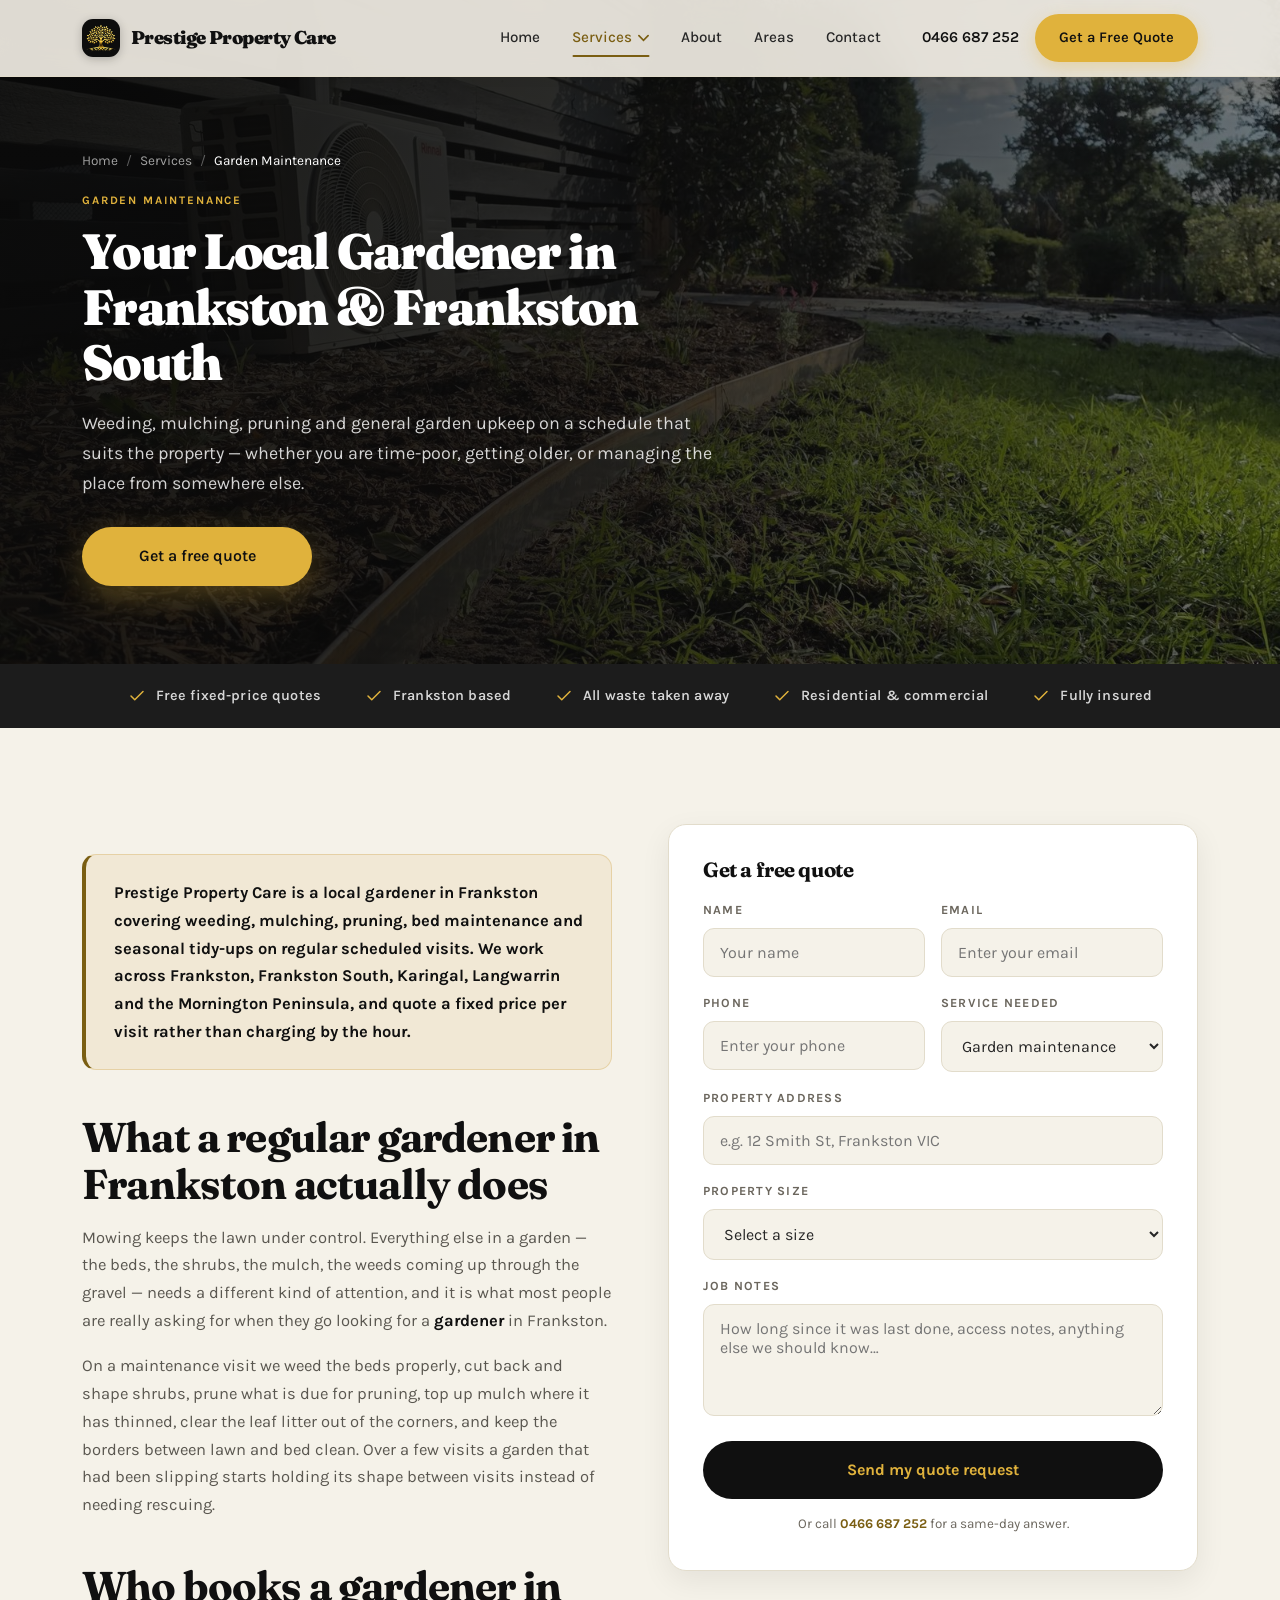
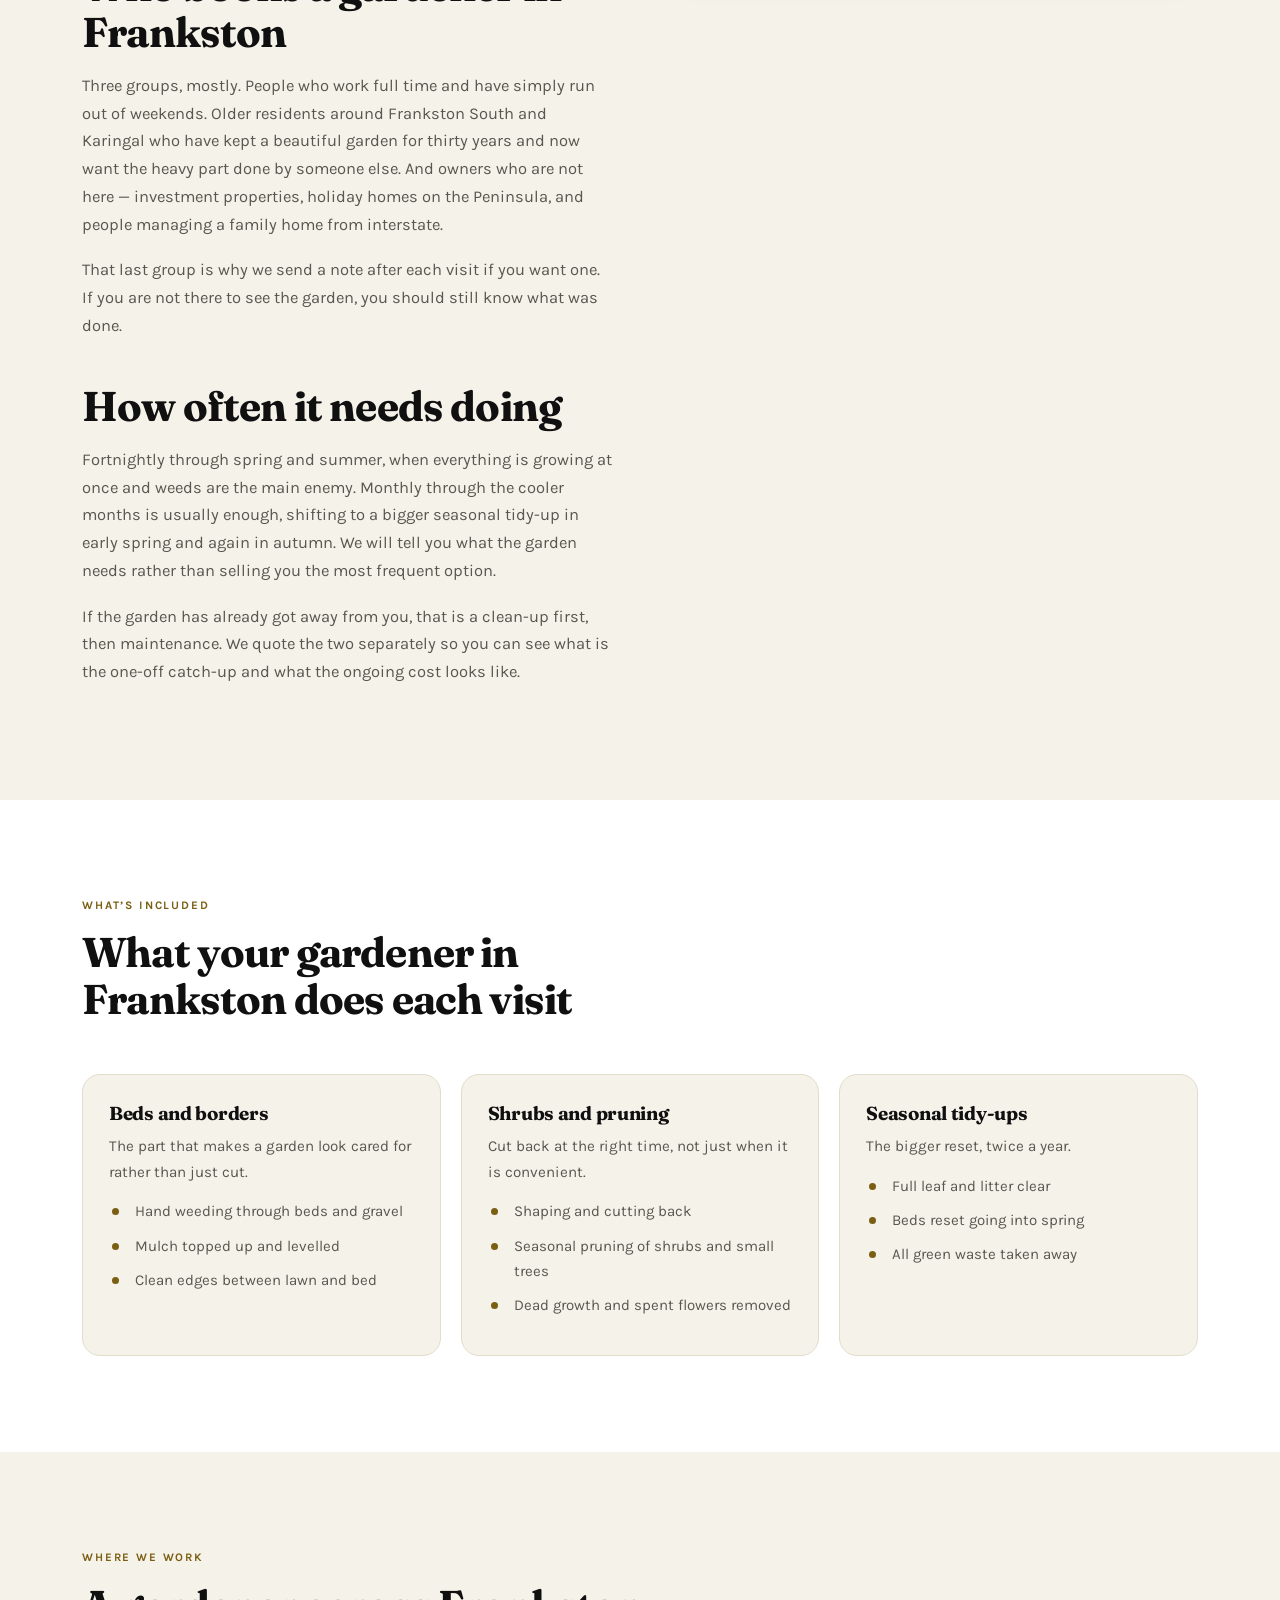
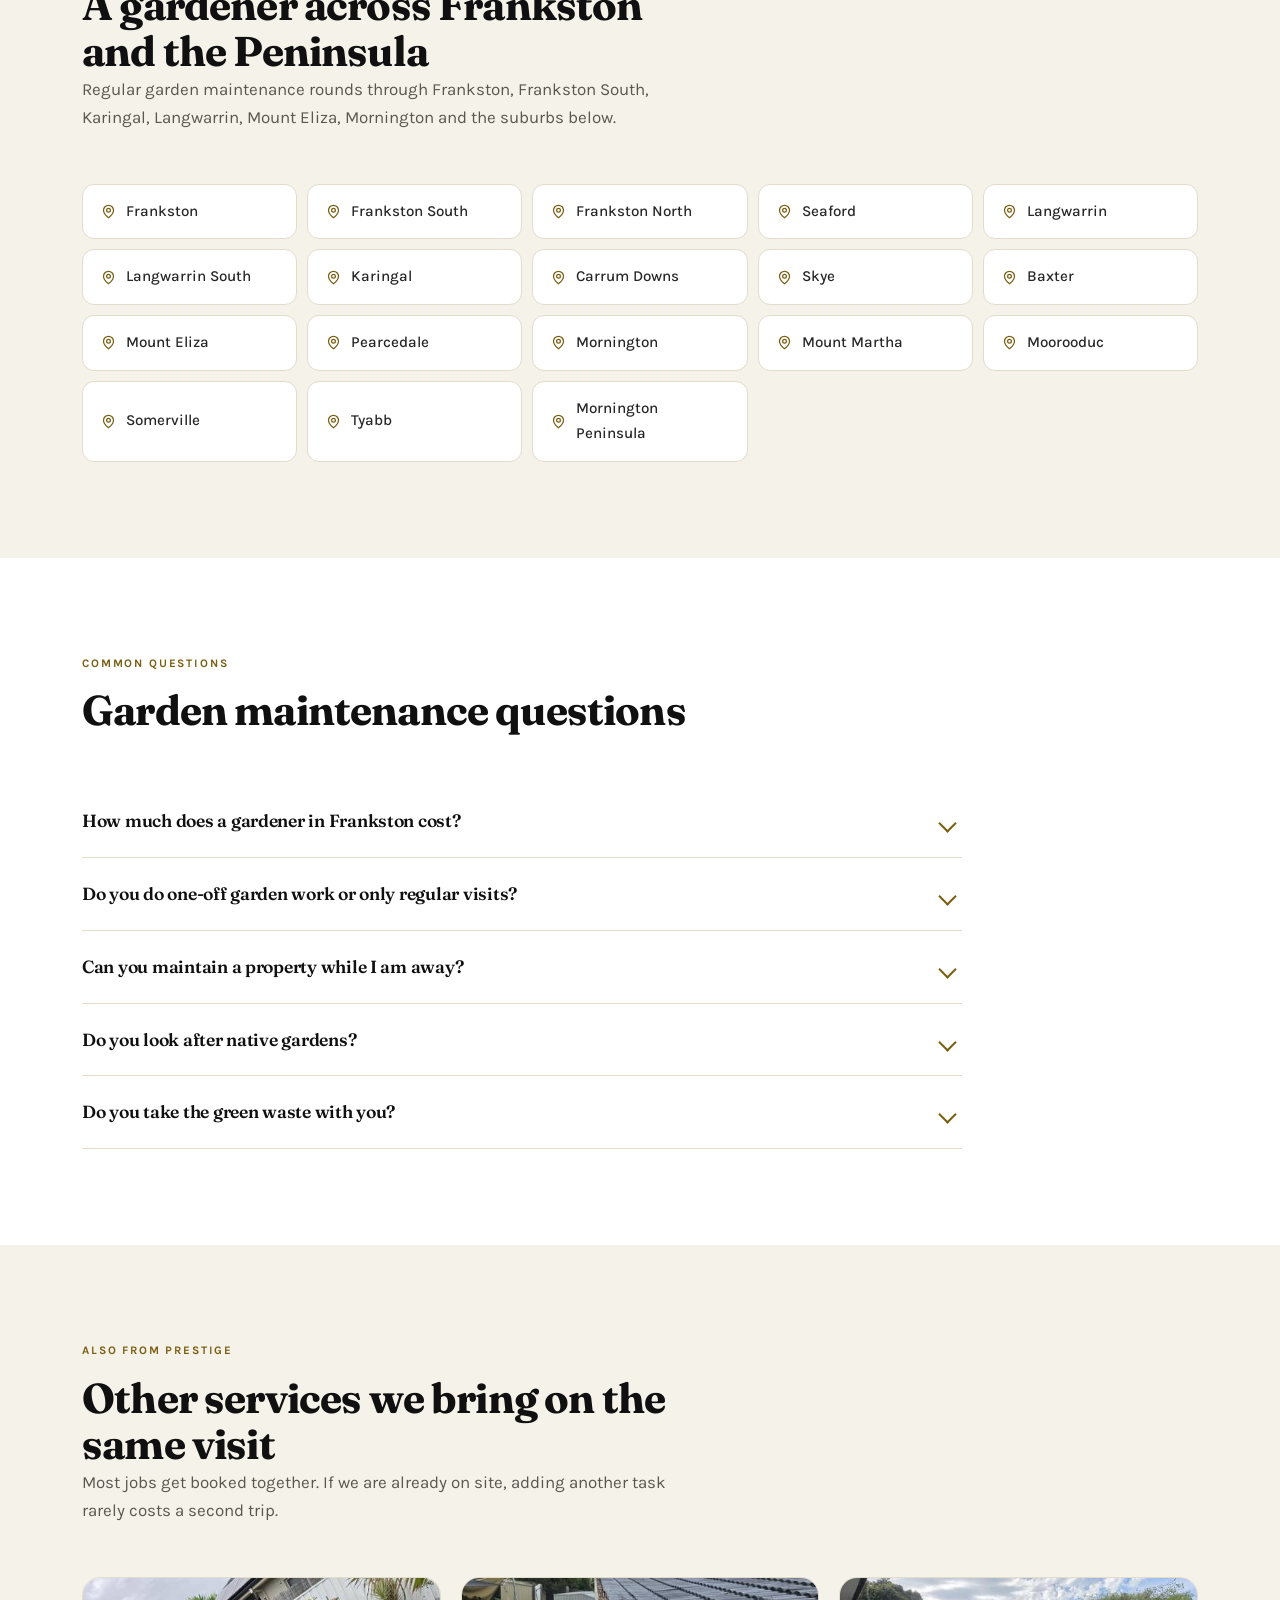
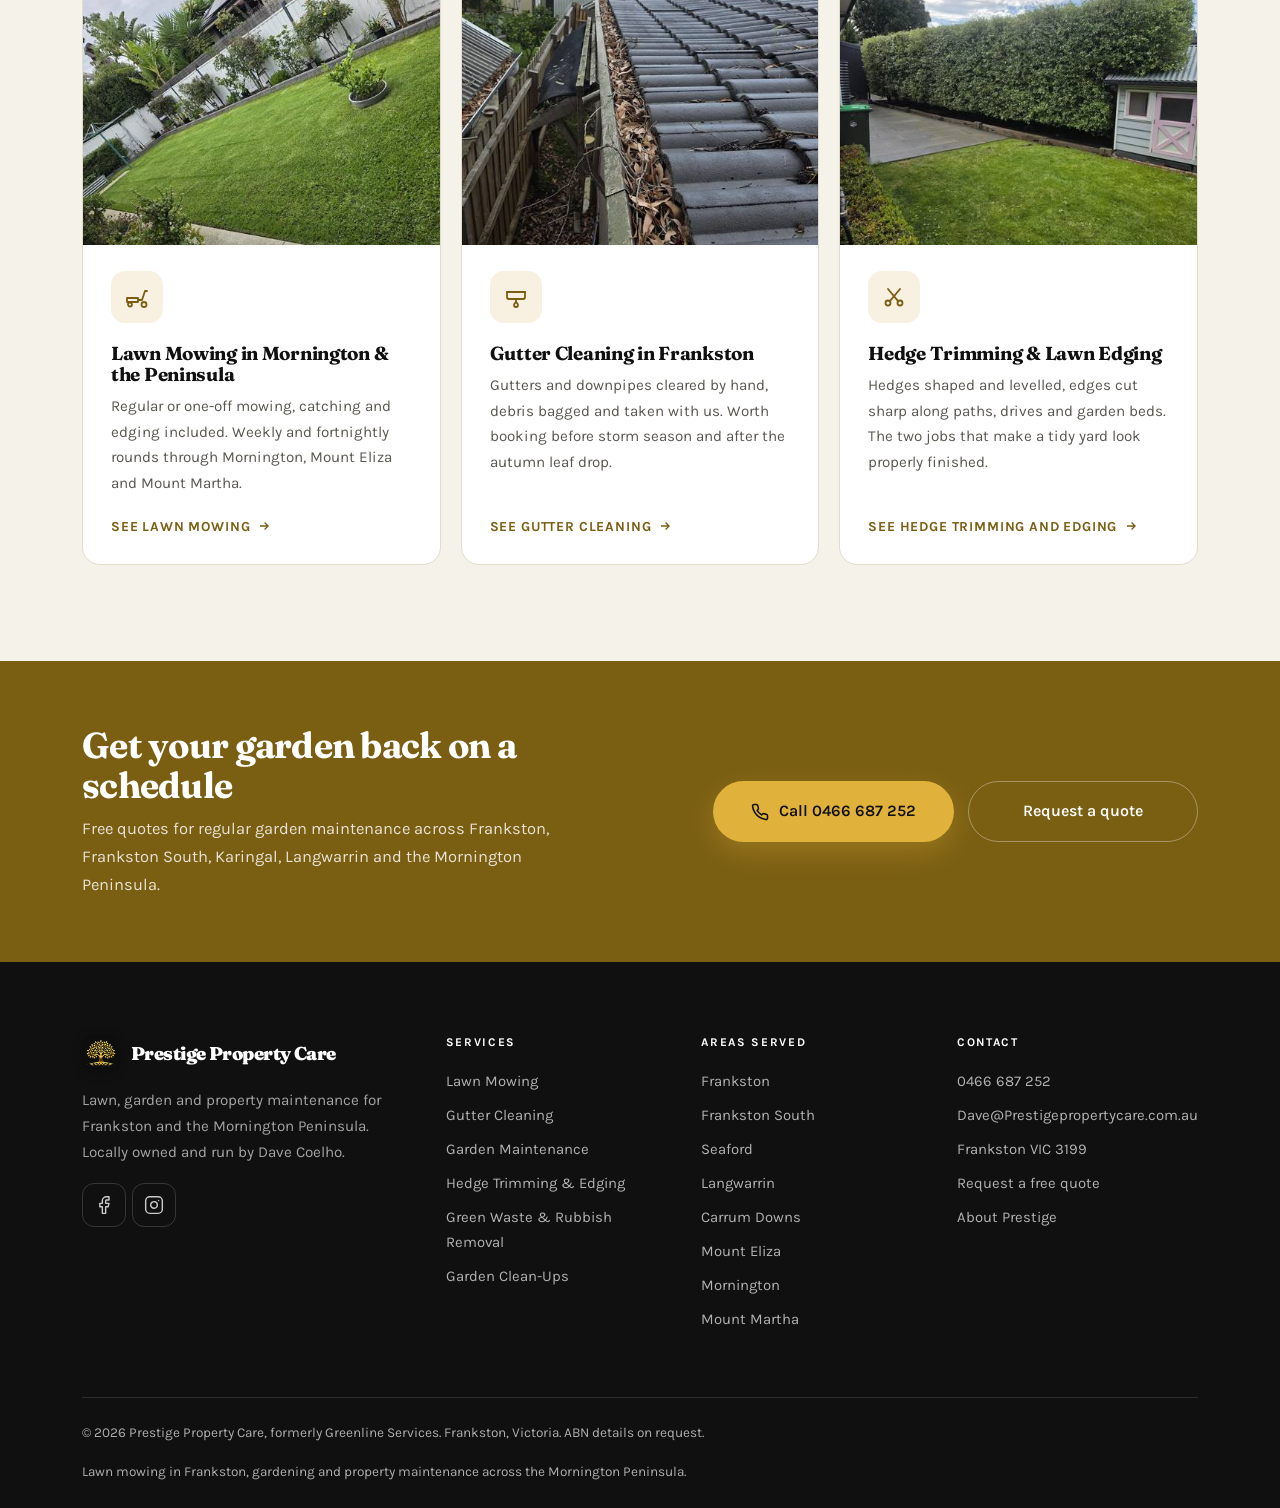
<file: services/garden-maintenance/index.html>
<!DOCTYPE html>
<html lang="en-AU">
<head>
<!-- sales-brain:analytics -->
<!-- sales-brain:ga -->
<script async src="https://www.googletagmanager.com/gtag/js?id=G-1RZ0Q09788"></script>
<script>window.dataLayer=window.dataLayer||[];function gtag(){dataLayer.push(arguments);}gtag('js',new Date());gtag('config','G-1RZ0Q09788');</script>
<!-- /sales-brain:ga -->
<script>addEventListener('load',function(){try{if(!/\/(thank-?you|thanks)(\/|$)/i.test(location.pathname)||typeof gtag!=='function')return;var k='sb-lead:'+location.pathname+location.search;if(sessionStorage.getItem(k))return;sessionStorage.setItem(k,'1');gtag('event','generate_lead',{page_path:location.pathname});}catch(e){}});</script>
<!-- /sales-brain:analytics -->
<meta charset="utf-8">
<meta name="viewport" content="width=device-width, initial-scale=1">
<title>Gardener Frankston | Garden Maintenance | Prestige</title>
<meta name="description" content="Need a gardener in Frankston? Prestige Property Care covers weeding, mulching, pruning and regular garden maintenance across Frankston and the Peninsula.">
<link rel="canonical" href="https://prestigepropertycare.com.au/services/garden-maintenance/">
<meta name="robots" content="index, follow, max-image-preview:large, max-snippet:-1">
<meta name="theme-color" content="#101010">
<meta name="geo.region" content="AU-VIC">
<meta name="geo.placename" content="Frankston, Victoria">
<meta name="geo.position" content="-38.1442;145.1281">
<meta name="ICBM" content="-38.1442, 145.1281">

<meta property="og:type" content="website">
<meta property="og:locale" content="en_AU">
<meta property="og:site_name" content="Prestige Property Care">
<meta property="og:title" content="Gardener Frankston | Garden Maintenance | Prestige">
<meta property="og:description" content="Need a gardener in Frankston? Prestige Property Care covers weeding, mulching, pruning and regular garden maintenance across Frankston and the Peninsula.">
<meta property="og:url" content="https://prestigepropertycare.com.au/services/garden-maintenance/">
<meta property="og:image" content="https://prestigepropertycare.com.au/assets/img/og.jpg">
<meta name="twitter:card" content="summary_large_image">
<meta name="twitter:title" content="Gardener Frankston | Garden Maintenance | Prestige">
<meta name="twitter:description" content="Need a gardener in Frankston? Prestige Property Care covers weeding, mulching, pruning and regular garden maintenance across Frankston and the Peninsula.">
<meta name="twitter:image" content="https://prestigepropertycare.com.au/assets/img/og.jpg">

<link rel="preconnect" href="https://fonts.googleapis.com">
<link rel="preconnect" href="https://fonts.gstatic.com" crossorigin>
<link rel="preload" as="style" href="https://fonts.googleapis.com/css2?family=Fraunces:opsz,wght@9..144,600;9..144,700;9..144,900&family=Karla:wght@400;500;600;700&display=swap">
<link rel="stylesheet" href="https://fonts.googleapis.com/css2?family=Fraunces:opsz,wght@9..144,600;9..144,700;9..144,900&family=Karla:wght@400;500;600;700&display=swap" media="print" onload="this.media='all'">
<noscript><link rel="stylesheet" href="https://fonts.googleapis.com/css2?family=Fraunces:opsz,wght@9..144,600;9..144,700;9..144,900&family=Karla:wght@400;500;600;700&display=swap"></noscript>
<link rel="icon" href="/assets/img/favicon-32.png" sizes="32x32" type="image/png">
<link rel="icon" href="/assets/img/icon-192.png" sizes="192x192" type="image/png">
<link rel="apple-touch-icon" href="/assets/img/apple-touch-icon.png">
<link rel="stylesheet" href="/assets/css/site.min.css">
<link rel="preload" as="image" href="/assets/img/garden-maintenance.jpg" imagesrcset="/assets/img/garden-maintenance-480.jpg 480w, /assets/img/garden-maintenance-800.jpg 800w, /assets/img/garden-maintenance-1200.jpg 1200w, /assets/img/garden-maintenance.jpg 1600w" imagesizes="100vw" fetchpriority="high">


<script defer
  src="https://link.msgsndr.com/js/external-tracking.js"
  data-tracking-id="tk_9f5144f196b340e59b8396dd9921dc07">
</script>
</head>
<body>
<a class="skip-link" href="#main">Skip to content</a>
<!-- Generated by tools/build.py — edit the content there, not here. Prestige Property Care, Frankston VIC. -->
<header class="site-header solid" id="top">
  <div class="nav-inner">
    <a href="/" class="brand" aria-label="Prestige Property Care home">
      <span class="brand-mark"><img src="/assets/img/logo/mark-tree-120.png" alt="Prestige Property Care logo" width="120" height="120" decoding="async"></span>
      <span class="brand-name">Prestige Property Care</span>
    </a>

    <nav class="nav-main" aria-label="Main navigation">
      <a href="/" class="nav-link">Home</a>

      <div class="nav-dropdown">
        <button class="nav-link nav-trigger is-active" aria-expanded="false" aria-controls="services-menu">
          Services
          <svg class="caret" viewBox="0 0 12 8" aria-hidden="true"><path d="M1 1.5 6 6.5l5-5" fill="none" stroke="currentColor" stroke-width="1.8" stroke-linecap="round"/></svg>
        </button>
        <div class="dropdown-panel" id="services-menu" role="menu">
          <a class="dd-item" role="menuitem" href="/services/">
            <span class="dd-icon" aria-hidden="true"><svg viewBox="0 0 24 24" aria-hidden="true"><rect x="3" y="3" width="7" height="7" rx="2"/><rect x="14" y="3" width="7" height="7" rx="2"/><rect x="3" y="14" width="7" height="7" rx="2"/><rect x="14" y="14" width="7" height="7" rx="2"/></svg></span>
            <span class="dd-text"><strong>All Services</strong><em>Complete property upkeep</em></span>
          </a><a class="dd-item" role="menuitem" href="/services/lawn-mowing/">
            <span class="dd-icon" aria-hidden="true"><svg viewBox="0 0 24 24" aria-hidden="true"><path d="M2 17h11v-4H2z"/><circle cx="5" cy="19.5" r="2"/><circle cx="19" cy="19.5" r="2.5"/><path d="M13 15h4l3-9h2"/></svg></span>
            <span class="dd-text"><strong>Lawn Mowing</strong><em>Mornington, Mount Eliza &amp; the Peninsula</em></span>
          </a><a class="dd-item" role="menuitem" href="/services/gutter-cleaning/">
            <span class="dd-icon" aria-hidden="true"><svg viewBox="0 0 24 24" aria-hidden="true"><path d="M3 7h18"/><path d="M3 7v5a2 2 0 0 0 2 2h14a2 2 0 0 0 2-2V7"/><path d="M12 14v3"/><path d="M12 22a2 2 0 0 1-2-2c0-1.2 2-3 2-3s2 1.8 2 3a2 2 0 0 1-2 2Z"/></svg></span>
            <span class="dd-text"><strong>Gutter Cleaning</strong><em>Frankston, Seaford &amp; Carrum Downs</em></span>
          </a><a class="dd-item" role="menuitem" href="/services/garden-maintenance/">
            <span class="dd-icon" aria-hidden="true"><svg viewBox="0 0 24 24" aria-hidden="true"><path d="M11 20A7 7 0 0 1 4 13c0-5 4-9 9-10 1 6-1 12-2 17Z"/><path d="M11 20c1-4 4-7 8-8"/></svg></span>
            <span class="dd-text"><strong>Garden Maintenance</strong><em>Frankston &amp; Frankston South</em></span>
          </a><a class="dd-item" role="menuitem" href="/services/hedge-trimming/">
            <span class="dd-icon" aria-hidden="true"><svg viewBox="0 0 24 24" aria-hidden="true"><circle cx="6" cy="18" r="2.5"/><circle cx="18" cy="18" r="2.5"/><path d="M7.7 16.3 18 4"/><path d="M16.3 16.3 6 4"/></svg></span>
            <span class="dd-text"><strong>Hedge Trimming &amp; Edging</strong><em>Langwarrin, Karingal &amp; Baxter</em></span>
          </a><a class="dd-item" role="menuitem" href="/services/rubbish-removal/">
            <span class="dd-icon" aria-hidden="true"><svg viewBox="0 0 24 24" aria-hidden="true"><path d="M4 7h16"/><path d="M9 7V5a1 1 0 0 1 1-1h4a1 1 0 0 1 1 1v2"/><path d="M6 7l1 13a1 1 0 0 0 1 1h8a1 1 0 0 0 1-1l1-13"/><path d="M10 11v6M14 11v6"/></svg></span>
            <span class="dd-text"><strong>Green Waste &amp; Rubbish Removal</strong><em>Frankston, Skye &amp; Carrum Downs</em></span>
          </a><a class="dd-item" role="menuitem" href="/services/garden-clean-ups/">
            <span class="dd-icon" aria-hidden="true"><svg viewBox="0 0 24 24" aria-hidden="true"><path d="M12 3l1.8 4.7L18.5 9.5 13.8 11.3 12 16l-1.8-4.7L5.5 9.5l4.7-1.8Z"/><path d="M18 16.5l.9 2.3 2.3.9-2.3.9-.9 2.3-.9-2.3-2.3-.9 2.3-.9Z"/></svg></span>
            <span class="dd-text"><strong>Garden Clean-Ups</strong><em>End-of-lease &amp; pre-sale, Mount Eliza</em></span>
          </a>
        </div>
      </div>

      <a href="/about/" class="nav-link">About</a>
      <a href="/#areas" class="nav-link">Areas</a>
      <a href="/contact/" class="nav-link">Contact</a>
    </nav>

    <div class="nav-actions">
      <a href="tel:+61466687252" class="nav-phone">0466 687 252</a>
      <a href="/contact/" class="btn-cta" data-quote-open>Get a Free Quote</a>
    </div>

    <button class="nav-burger" aria-label="Open menu" aria-expanded="false" aria-controls="mobile-nav">
      <span></span><span></span><span></span>
    </button>
  </div>
</header>

<div class="scrim" hidden></div>

<nav class="mobile-nav" id="mobile-nav" aria-label="Mobile navigation">
  <a href="/">Home</a>
  <button class="acc-btn" aria-expanded="false">Services <span aria-hidden="true">+</span></button>
  <div class="acc-body">
    <a href="/services/">All Services</a>
    <a href="/services/lawn-mowing/">Lawn Mowing</a><a href="/services/gutter-cleaning/">Gutter Cleaning</a><a href="/services/garden-maintenance/">Garden Maintenance</a><a href="/services/hedge-trimming/">Hedge Trimming &amp; Edging</a><a href="/services/rubbish-removal/">Green Waste &amp; Rubbish Removal</a><a href="/services/garden-clean-ups/">Garden Clean-Ups</a>
  </div>
  <a href="/about/">About</a>
  <a href="/#areas">Areas</a>
  <a href="/contact/">Contact</a>
  <a href="/contact/" data-quote-open class="mobile-quote">Get a free quote</a>
  <a href="tel:+61466687252">Call 0466 687 252</a>
</nav>
<main id="main">
<section class="page-hero">
  <div class="hero-media" aria-hidden="true"><img src="/assets/img/garden-maintenance.jpg" srcset="/assets/img/garden-maintenance-480.jpg 480w, /assets/img/garden-maintenance-800.jpg 800w, /assets/img/garden-maintenance-1200.jpg 1200w, /assets/img/garden-maintenance.jpg 1600w" sizes="100vw" alt="Garden bed remulched and re-edged beside a mown lawn during a regular garden maintenance visit in Frankston" width="1600" height="1200" loading="eager" fetchpriority="high" decoding="async"></div>
  <div class="hero-in">
    <nav class="crumbs" aria-label="Breadcrumb"><ol><li><a href="/">Home</a></li><li><a href="/services/">Services</a></li><li><span aria-current="page">Garden Maintenance</span></li></ol></nav>
    <span class="eyebrow">Garden maintenance</span>
    <h1>Your Local Gardener in Frankston &amp; Frankston South</h1>
    <p class="hero-sub">Weeding, mulching, pruning and general garden upkeep on a schedule that suits the property &mdash; whether you are time-poor, getting older, or managing the place from somewhere else.</p>
    <div class="hero-cta">
      <a href="#quote" class="btn-lg btn-solid">Get a free quote</a>
    </div>
  </div>
</section>

<div class="trustbar">
  <div class="wrap">
    <ul>
      <li><svg viewBox="0 0 24 24" aria-hidden="true"><path d="M20 6 9 17l-5-5"/></svg>Free fixed-price quotes</li>
      <li><svg viewBox="0 0 24 24" aria-hidden="true"><path d="M20 6 9 17l-5-5"/></svg>Frankston based</li>
      <li><svg viewBox="0 0 24 24" aria-hidden="true"><path d="M20 6 9 17l-5-5"/></svg>All waste taken away</li>
      <li><svg viewBox="0 0 24 24" aria-hidden="true"><path d="M20 6 9 17l-5-5"/></svg>Residential &amp; commercial</li>
      <li><svg viewBox="0 0 24 24" aria-hidden="true"><path d="M20 6 9 17l-5-5"/></svg>Fully insured</li>
    </ul>
  </div>
</div>



<section class="sec">
  <div class="wrap">
    <div class="split start">
      <div class="prose">
        <div class="callout">
          <p><strong>Prestige Property Care is a local gardener in Frankston covering weeding, mulching, pruning, bed maintenance and seasonal tidy-ups on regular scheduled visits. We work across Frankston, Frankston South, Karingal, Langwarrin and the Mornington Peninsula, and quote a fixed price per visit rather than charging by the hour.</strong></p>
        </div>
        
<h2>What a regular gardener in Frankston actually does</h2>
<p>Mowing keeps the lawn under control. Everything else in a garden &mdash; the beds, the shrubs, the mulch, the weeds coming up through the gravel &mdash; needs a different kind of attention, and it is what most people are really asking for when they go looking for a <strong>gardener</strong> in Frankston.</p>
<p>On a maintenance visit we weed the beds properly, cut back and shape shrubs, prune what is due for pruning, top up mulch where it has thinned, clear the leaf litter out of the corners, and keep the borders between lawn and bed clean. Over a few visits a garden that had been slipping starts holding its shape between visits instead of needing rescuing.</p>
<h2>Who books a gardener in Frankston</h2>
<p>Three groups, mostly. People who work full time and have simply run out of weekends. Older residents around Frankston South and Karingal who have kept a beautiful garden for thirty years and now want the heavy part done by someone else. And owners who are not here &mdash; investment properties, holiday homes on the Peninsula, and people managing a family home from interstate.</p>
<p>That last group is why we send a note after each visit if you want one. If you are not there to see the garden, you should still know what was done.</p>
<h2>How often it needs doing</h2>
<p>Fortnightly through spring and summer, when everything is growing at once and weeds are the main enemy. Monthly through the cooler months is usually enough, shifting to a bigger seasonal tidy-up in early spring and again in autumn. We will tell you what the garden needs rather than selling you the most frequent option.</p>
<p>If the garden has already got away from you, that is a clean-up first, then maintenance. We quote the two separately so you can see what is the one-off catch-up and what the ongoing cost looks like.</p>

      </div>
      <div class="quote-col"><div id="quote"><div class="contact-card">
  <h2 class="form-head">Get a free quote</h2><form class="quote-form" action="/thank-you/" method="get">
    <div class="form-grid">
      <div class="field">
        <label for="qf-full_name">Name</label>
        <input type="text" id="qf-full_name" name="full_name" required autocomplete="name" placeholder="Your name">
      </div>
      <div class="field">
        <label for="qf-email">Email</label>
        <input type="email" id="qf-email" name="email" required autocomplete="email" placeholder="Enter your email">
      </div>
      <div class="field">
        <label for="qf-phone">Phone</label>
        <input type="tel" id="qf-phone" name="phone" required autocomplete="tel" placeholder="Enter your phone">
      </div>
      <div class="field">
        <label for="qf-service_needed">Service needed</label>
        <select id="qf-service_needed" name="service_needed"><option>Lawn mowing</option><option>Gutter cleaning</option><option selected>Garden maintenance</option><option>Hedge trimming &amp; edging</option><option>Green waste &amp; rubbish removal</option><option>End-of-lease or pre-sale clean-up</option><option>Commercial property maintenance</option><option>Something else</option></select>
      </div>
      <div class="field full">
        <label for="qf-property_address">Property address</label>
        <input type="text" id="qf-property_address" name="property_address" required autocomplete="street-address" placeholder="e.g. 12 Smith St, Frankston VIC">
      </div>
      <div class="field full">
        <label for="qf-property_size">Property size</label>
        <select id="qf-property_size" name="property_size"><option value="">Select a size</option><option>Small &mdash; under 300m&sup2;</option><option>Medium &mdash; 300&ndash;600m&sup2;</option><option>Large &mdash; 600&ndash;1000m&sup2;</option><option>Acreage &mdash; over 1000m&sup2;</option><option>Not sure</option></select>
      </div>
      <div class="field full">
        <label for="qf-job_notes">Job notes</label>
        <textarea id="qf-job_notes" name="job_notes" placeholder="How long since it was last done, access notes, anything else we should know&hellip;"></textarea>
      </div>
      <div class="field full" style="margin-bottom:0">
        <button type="submit" class="btn-submit">Send my quote request</button>
        <p class="form-note">Or call <a href="tel:+61466687252">0466 687 252</a> for a same-day answer.</p>
      </div>
    </div>
  </form>
</div></div></div>
    </div>
  </div>
</section>

<section class="sec sec-alt">
  <div class="wrap">
    <div class="sec-head">
      <span class="eyebrow">What&rsquo;s included</span>
      <h2>What your gardener in Frankston does each visit</h2>
    </div>
    <div class="panels"><div class="panel"><h3>Beds and borders</h3><p>The part that makes a garden look cared for rather than just cut.</p><ul><li>Hand weeding through beds and gravel</li><li>Mulch topped up and levelled</li><li>Clean edges between lawn and bed</li></ul></div><div class="panel"><h3>Shrubs and pruning</h3><p>Cut back at the right time, not just when it is convenient.</p><ul><li>Shaping and cutting back</li><li>Seasonal pruning of shrubs and small trees</li><li>Dead growth and spent flowers removed</li></ul></div><div class="panel"><h3>Seasonal tidy-ups</h3><p>The bigger reset, twice a year.</p><ul><li>Full leaf and litter clear</li><li>Beds reset going into spring</li><li>All green waste taken away</li></ul></div></div>
  </div>
</section>

<section class="sec">
  <div class="wrap">
    <div class="sec-head">
      <span class="eyebrow">Where we work</span>
      <h2>A gardener across Frankston and the Peninsula</h2>
      <p class="lede">Regular garden maintenance rounds through Frankston, Frankston South, Karingal, Langwarrin, Mount Eliza, Mornington and the suburbs below.</p>
    </div>
    <div class="areas-grid"><span class="area"><svg viewBox="0 0 24 24" aria-hidden="true"><path d="M20 10c0 6-8 12-8 12s-8-6-8-12a8 8 0 0 1 16 0Z"/><circle cx="12" cy="10" r="3"/></svg>Frankston</span><span class="area"><svg viewBox="0 0 24 24" aria-hidden="true"><path d="M20 10c0 6-8 12-8 12s-8-6-8-12a8 8 0 0 1 16 0Z"/><circle cx="12" cy="10" r="3"/></svg>Frankston South</span><span class="area"><svg viewBox="0 0 24 24" aria-hidden="true"><path d="M20 10c0 6-8 12-8 12s-8-6-8-12a8 8 0 0 1 16 0Z"/><circle cx="12" cy="10" r="3"/></svg>Frankston North</span><span class="area"><svg viewBox="0 0 24 24" aria-hidden="true"><path d="M20 10c0 6-8 12-8 12s-8-6-8-12a8 8 0 0 1 16 0Z"/><circle cx="12" cy="10" r="3"/></svg>Seaford</span><span class="area"><svg viewBox="0 0 24 24" aria-hidden="true"><path d="M20 10c0 6-8 12-8 12s-8-6-8-12a8 8 0 0 1 16 0Z"/><circle cx="12" cy="10" r="3"/></svg>Langwarrin</span><span class="area"><svg viewBox="0 0 24 24" aria-hidden="true"><path d="M20 10c0 6-8 12-8 12s-8-6-8-12a8 8 0 0 1 16 0Z"/><circle cx="12" cy="10" r="3"/></svg>Langwarrin South</span><span class="area"><svg viewBox="0 0 24 24" aria-hidden="true"><path d="M20 10c0 6-8 12-8 12s-8-6-8-12a8 8 0 0 1 16 0Z"/><circle cx="12" cy="10" r="3"/></svg>Karingal</span><span class="area"><svg viewBox="0 0 24 24" aria-hidden="true"><path d="M20 10c0 6-8 12-8 12s-8-6-8-12a8 8 0 0 1 16 0Z"/><circle cx="12" cy="10" r="3"/></svg>Carrum Downs</span><span class="area"><svg viewBox="0 0 24 24" aria-hidden="true"><path d="M20 10c0 6-8 12-8 12s-8-6-8-12a8 8 0 0 1 16 0Z"/><circle cx="12" cy="10" r="3"/></svg>Skye</span><span class="area"><svg viewBox="0 0 24 24" aria-hidden="true"><path d="M20 10c0 6-8 12-8 12s-8-6-8-12a8 8 0 0 1 16 0Z"/><circle cx="12" cy="10" r="3"/></svg>Baxter</span><span class="area"><svg viewBox="0 0 24 24" aria-hidden="true"><path d="M20 10c0 6-8 12-8 12s-8-6-8-12a8 8 0 0 1 16 0Z"/><circle cx="12" cy="10" r="3"/></svg>Mount Eliza</span><span class="area"><svg viewBox="0 0 24 24" aria-hidden="true"><path d="M20 10c0 6-8 12-8 12s-8-6-8-12a8 8 0 0 1 16 0Z"/><circle cx="12" cy="10" r="3"/></svg>Pearcedale</span><span class="area"><svg viewBox="0 0 24 24" aria-hidden="true"><path d="M20 10c0 6-8 12-8 12s-8-6-8-12a8 8 0 0 1 16 0Z"/><circle cx="12" cy="10" r="3"/></svg>Mornington</span><span class="area"><svg viewBox="0 0 24 24" aria-hidden="true"><path d="M20 10c0 6-8 12-8 12s-8-6-8-12a8 8 0 0 1 16 0Z"/><circle cx="12" cy="10" r="3"/></svg>Mount Martha</span><span class="area"><svg viewBox="0 0 24 24" aria-hidden="true"><path d="M20 10c0 6-8 12-8 12s-8-6-8-12a8 8 0 0 1 16 0Z"/><circle cx="12" cy="10" r="3"/></svg>Moorooduc</span><span class="area"><svg viewBox="0 0 24 24" aria-hidden="true"><path d="M20 10c0 6-8 12-8 12s-8-6-8-12a8 8 0 0 1 16 0Z"/><circle cx="12" cy="10" r="3"/></svg>Somerville</span><span class="area"><svg viewBox="0 0 24 24" aria-hidden="true"><path d="M20 10c0 6-8 12-8 12s-8-6-8-12a8 8 0 0 1 16 0Z"/><circle cx="12" cy="10" r="3"/></svg>Tyabb</span><span class="area"><svg viewBox="0 0 24 24" aria-hidden="true"><path d="M20 10c0 6-8 12-8 12s-8-6-8-12a8 8 0 0 1 16 0Z"/><circle cx="12" cy="10" r="3"/></svg>Mornington Peninsula</span></div>
  </div>
</section>

<section class="sec sec-alt">
  <div class="wrap">
    <div class="sec-head">
      <span class="eyebrow">Common questions</span>
      <h2>Garden maintenance questions</h2>
    </div>
    <div class="faq-list"><div class="faq">
        <button class="faq-q" aria-expanded="false">How much does a gardener in Frankston cost?</button>
        <div class="faq-a"><p>We price per visit based on the size of the garden and what it needs, not by the hour. That means you know the cost before we arrive and it does not change because a job took longer than expected. Regular fortnightly or monthly visits cost less per visit than one-off work, because the garden never gets far enough away to need catching up.</p></div>
      </div><div class="faq">
        <button class="faq-q" aria-expanded="false">Do you do one-off garden work or only regular visits?</button>
        <div class="faq-a"><p>Both. Plenty of people start with a one-off tidy-up to get the garden back under control and then decide whether to put it on a schedule. There is no contract and no minimum term either way.</p></div>
      </div><div class="faq">
        <button class="faq-q" aria-expanded="false">Can you maintain a property while I am away?</button>
        <div class="faq-a"><p>Yes. We maintain holiday homes across Mount Eliza, Mornington and Mount Martha and investment properties throughout Frankston for owners who are not local. We can send a short note or photos after each visit so you know exactly what was done.</p></div>
      </div><div class="faq">
        <button class="faq-q" aria-expanded="false">Do you look after native gardens?</button>
        <div class="faq-a"><p>Yes. Native and coastal plantings are common across the Peninsula and they need a lighter hand than an exotic garden &mdash; pruned at the right time of year, mulched properly and not fertilised like a rose bed. Tell us what is planted and we will work with it.</p></div>
      </div><div class="faq">
        <button class="faq-q" aria-expanded="false">Do you take the green waste with you?</button>
        <div class="faq-a"><p>Always. Weeds, prunings and clippings go on the trailer and leave with us on the day.</p></div>
      </div></div>
  </div>
</section>

<section class="sec">
  <div class="wrap">
    <div class="sec-head">
      <span class="eyebrow">Also from Prestige</span>
      <h2>Other services we bring on the same visit</h2>
      <p class="lede">Most jobs get booked together. If we are already on site, adding another task rarely costs a second trip.</p>
    </div>
    <div class="svc-grid"><a class="svc" href="/services/lawn-mowing/">
        <span class="svc-photo"><img src="/assets/img/lawn-mowing.jpg" srcset="/assets/img/lawn-mowing-480.jpg 480w, /assets/img/lawn-mowing-800.jpg 800w, /assets/img/lawn-mowing-1200.jpg 1200w, /assets/img/lawn-mowing.jpg 1304w" sizes="(max-width:600px) 100vw, (max-width:1040px) 50vw, 360px" alt="Freshly mown back lawn edged along the concrete path, with planted garden beds behind, on a Mornington Peninsula property" width="1304" height="978" loading="lazy" decoding="async"></span>
        <span class="svc-body">
          <span class="svc-icon" aria-hidden="true"><svg viewBox="0 0 24 24"><path d="M2 17h11v-4H2z"/><circle cx="5" cy="19.5" r="2"/><circle cx="19" cy="19.5" r="2.5"/><path d="M13 15h4l3-9h2"/></svg></span>
          <h3>Lawn Mowing in Mornington &amp; the Peninsula</h3>
          <p>Regular or one-off mowing, catching and edging included. Weekly and fortnightly rounds through Mornington, Mount Eliza and Mount Martha.</p>
          <span class="svc-link">See lawn mowing <svg viewBox="0 0 24 24" aria-hidden="true"><path d="M5 12h14M13 6l6 6-6 6"/></svg></span>
        </span>
      </a><a class="svc" href="/services/gutter-cleaning/">
        <span class="svc-photo"><img src="/assets/img/gutter-cleaning.jpg" srcset="/assets/img/gutter-cleaning-480.jpg 480w, /assets/img/gutter-cleaning-800.jpg 800w, /assets/img/gutter-cleaning-1200.jpg 1200w, /assets/img/gutter-cleaning.jpg 1600w" sizes="(max-width:600px) 100vw, (max-width:1040px) 50vw, 360px" alt="Roof gutter in Frankston packed with gum leaves and bark before a Prestige Property Care gutter clean" width="1600" height="1200" loading="lazy" decoding="async"></span>
        <span class="svc-body">
          <span class="svc-icon" aria-hidden="true"><svg viewBox="0 0 24 24"><path d="M3 7h18"/><path d="M3 7v5a2 2 0 0 0 2 2h14a2 2 0 0 0 2-2V7"/><path d="M12 14v3"/><path d="M12 22a2 2 0 0 1-2-2c0-1.2 2-3 2-3s2 1.8 2 3a2 2 0 0 1-2 2Z"/></svg></span>
          <h3>Gutter Cleaning in Frankston</h3>
          <p>Gutters and downpipes cleared by hand, debris bagged and taken with us. Worth booking before storm season and after the autumn leaf drop.</p>
          <span class="svc-link">See gutter cleaning <svg viewBox="0 0 24 24" aria-hidden="true"><path d="M5 12h14M13 6l6 6-6 6"/></svg></span>
        </span>
      </a><a class="svc" href="/services/hedge-trimming/">
        <span class="svc-photo"><img src="/assets/img/hedge-trimming.jpg" srcset="/assets/img/hedge-trimming-480.jpg 480w, /assets/img/hedge-trimming-800.jpg 800w, /assets/img/hedge-trimming-1200.jpg 1200w, /assets/img/hedge-trimming.jpg 1500w" sizes="(max-width:600px) 100vw, (max-width:1040px) 50vw, 360px" alt="Long boundary hedge trimmed flat along its face beside a mown lawn in Frankston" width="1500" height="1125" loading="lazy" decoding="async"></span>
        <span class="svc-body">
          <span class="svc-icon" aria-hidden="true"><svg viewBox="0 0 24 24"><circle cx="6" cy="18" r="2.5"/><circle cx="18" cy="18" r="2.5"/><path d="M7.7 16.3 18 4"/><path d="M16.3 16.3 6 4"/></svg></span>
          <h3>Hedge Trimming &amp; Lawn Edging</h3>
          <p>Hedges shaped and levelled, edges cut sharp along paths, drives and garden beds. The two jobs that make a tidy yard look properly finished.</p>
          <span class="svc-link">See hedge trimming and edging <svg viewBox="0 0 24 24" aria-hidden="true"><path d="M5 12h14M13 6l6 6-6 6"/></svg></span>
        </span>
      </a></div>
  </div>
</section>



<section class="cta-band">
  <div class="wrap">
    <div>
      <h2>Get your garden back on a schedule</h2>
      <p>Free quotes for regular garden maintenance across Frankston, Frankston South, Karingal, Langwarrin and the Mornington Peninsula.</p>
    </div>
    <div class="hero-cta">
      <a href="tel:+61466687252" class="btn-lg btn-solid"><svg viewBox="0 0 24 24" aria-hidden="true"><path d="M22 16.9v3a2 2 0 0 1-2.2 2 19.8 19.8 0 0 1-8.6-3.1 19.5 19.5 0 0 1-6-6A19.8 19.8 0 0 1 2.1 4.2 2 2 0 0 1 4.1 2h3a2 2 0 0 1 2 1.7c.1 1 .4 1.9.7 2.8a2 2 0 0 1-.5 2.1L8.1 9.9a16 16 0 0 0 6 6l1.3-1.2a2 2 0 0 1 2.1-.5c.9.3 1.8.6 2.8.7a2 2 0 0 1 1.7 2Z"/></svg> Call 0466 687 252</a>
      <button type="button" class="btn-lg btn-ghost" data-quote-open>Request a quote</button>
    </div>
  </div>
</section>

</main>
<footer>
  <div class="wrap">
    <div class="f-grid">
      <div class="f-about">
        <a href="/" class="brand">
          <span class="brand-mark"><img src="/assets/img/logo/mark-tree-120.png" alt="Prestige Property Care logo" width="120" height="120" loading="lazy" decoding="async"></span>
          <span class="brand-name">Prestige Property Care</span>
        </a>
        <p>Lawn, garden and property maintenance for Frankston and the Mornington Peninsula. Locally owned and run by Dave Coelho.</p>
        <ul class="f-social">
          <li><a href="https://www.facebook.com/profile.php?id=61594050001979" aria-label="Prestige Property Care on Facebook" rel="noopener"><svg viewBox="0 0 24 24" aria-hidden="true"><path d="M18 2h-3a5 5 0 0 0-5 5v3H7v4h3v8h4v-8h3l1-4h-4V7a1 1 0 0 1 1-1h3Z"/></svg></a></li>
          <li><a href="https://www.instagram.com/prestigepropertycarefrankston/" aria-label="Prestige Property Care on Instagram" rel="noopener"><svg viewBox="0 0 24 24" aria-hidden="true"><rect x="2" y="2" width="20" height="20" rx="5"/><path d="M16 11.4A4 4 0 1 1 12.6 8 4 4 0 0 1 16 11.4Z"/><path d="M17.5 6.5h.01"/></svg></a></li>
        </ul>
      </div>
      <div>
        <h2 class="f-head">Services</h2>
        <ul><li><a href="/services/lawn-mowing/">Lawn Mowing</a></li><li><a href="/services/gutter-cleaning/">Gutter Cleaning</a></li><li><a href="/services/garden-maintenance/">Garden Maintenance</a></li><li><a href="/services/hedge-trimming/">Hedge Trimming &amp; Edging</a></li><li><a href="/services/rubbish-removal/">Green Waste &amp; Rubbish Removal</a></li><li><a href="/services/garden-clean-ups/">Garden Clean-Ups</a></li></ul>
      </div>
      <div>
        <h2 class="f-head">Areas served</h2>
        <ul><li><a href="/#areas">Frankston</a></li><li><a href="/#areas">Frankston South</a></li><li><a href="/#areas">Seaford</a></li><li><a href="/#areas">Langwarrin</a></li><li><a href="/#areas">Carrum Downs</a></li><li><a href="/#areas">Mount Eliza</a></li><li><a href="/#areas">Mornington</a></li><li><a href="/#areas">Mount Martha</a></li></ul>
      </div>
      <div>
        <h2 class="f-head">Contact</h2>
        <ul>
          <li><a href="tel:+61466687252">0466 687 252</a></li>
          <li><a href="mailto:Dave@Prestigepropertycare.com.au">Dave@Prestigepropertycare.com.au</a></li>
          <li>Frankston VIC 3199</li>
          <li><a href="/contact/">Request a free quote</a></li>
          <li><a href="/about/">About Prestige</a></li>
        </ul>
      </div>
    </div>
    <div class="f-bottom">
      <span>&copy; 2026 Prestige Property Care, formerly Greenline Services. Frankston, Victoria. ABN details on request.</span>
      <span>Lawn mowing in Frankston, gardening and property maintenance across the Mornington Peninsula.</span>
    </div>
  </div>
</footer>

<div class="modal" id="quote-modal" hidden>
  <div class="modal-scrim" data-quote-close></div>
  <div class="modal-panel" role="dialog" aria-modal="true" aria-labelledby="quote-modal-title">
    <button class="modal-close" type="button" aria-label="Close" data-quote-close>
      <svg viewBox="0 0 24 24" aria-hidden="true"><path d="M18 6 6 18M6 6l12 12"/></svg>
    </button>
    <div class="modal-head">
      <span class="eyebrow">Free quote</span>
      <h2 id="quote-modal-title">Tell us about the property</h2>
      <p>Fixed price, no call-out fee, no obligation. Or call <a href="tel:+61466687252">0466 687 252</a> for a same-day answer.</p>
    </div>
    
  <form class="quote-form" action="/thank-you/" method="get">
    <div class="form-grid">
      <div class="field">
        <label for="qm-full_name">Name</label>
        <input type="text" id="qm-full_name" name="full_name" required autocomplete="name" placeholder="Your name">
      </div>
      <div class="field">
        <label for="qm-email">Email</label>
        <input type="email" id="qm-email" name="email" required autocomplete="email" placeholder="Enter your email">
      </div>
      <div class="field">
        <label for="qm-phone">Phone</label>
        <input type="tel" id="qm-phone" name="phone" required autocomplete="tel" placeholder="Enter your phone">
      </div>
      <div class="field">
        <label for="qm-service_needed">Service needed</label>
        <select id="qm-service_needed" name="service_needed"><option>Lawn mowing</option><option>Gutter cleaning</option><option>Garden maintenance</option><option>Hedge trimming &amp; edging</option><option>Green waste &amp; rubbish removal</option><option>End-of-lease or pre-sale clean-up</option><option>Commercial property maintenance</option><option>Something else</option></select>
      </div>
      <div class="field full">
        <label for="qm-property_address">Property address</label>
        <input type="text" id="qm-property_address" name="property_address" required autocomplete="street-address" placeholder="e.g. 12 Smith St, Frankston VIC">
      </div>
      <div class="field full">
        <label for="qm-property_size">Property size</label>
        <select id="qm-property_size" name="property_size"><option value="">Select a size</option><option>Small &mdash; under 300m&sup2;</option><option>Medium &mdash; 300&ndash;600m&sup2;</option><option>Large &mdash; 600&ndash;1000m&sup2;</option><option>Acreage &mdash; over 1000m&sup2;</option><option>Not sure</option></select>
      </div>
      <div class="field full">
        <label for="qm-job_notes">Job notes</label>
        <textarea id="qm-job_notes" name="job_notes" placeholder="How long since it was last done, access notes, anything else we should know&hellip;"></textarea>
      </div>
      <div class="field full" style="margin-bottom:0">
        <button type="submit" class="btn-submit">Send my quote request</button>
        <p class="form-note">Or call <a href="tel:+61466687252">0466 687 252</a> for a same-day answer.</p>
      </div>
    </div>
  </form>

  </div>
</div>
<script type="application/ld+json">
{
  "@context": "https://schema.org",
  "@type": "Service",
  "@id": "https://prestigepropertycare.com.au/services/garden-maintenance/#service",
  "name": "Your Local Gardener in Frankston & Frankston South",
  "serviceType": "Garden Maintenance",
  "description": "Need a gardener in Frankston? Prestige Property Care covers weeding, mulching, pruning and regular garden maintenance across Frankston and the Peninsula.",
  "url": "https://prestigepropertycare.com.au/services/garden-maintenance/",
  "provider": {"@id": "https://prestigepropertycare.com.au/#business"},
  "areaServed": [
    {"@type":"Place","name":"Frankston, VIC, Australia"},
    {"@type":"Place","name":"Frankston South, VIC, Australia"},
    {"@type":"Place","name":"Frankston North, VIC, Australia"},
    {"@type":"Place","name":"Seaford, VIC, Australia"},
    {"@type":"Place","name":"Langwarrin, VIC, Australia"},
    {"@type":"Place","name":"Langwarrin South, VIC, Australia"},
    {"@type":"Place","name":"Karingal, VIC, Australia"},
    {"@type":"Place","name":"Carrum Downs, VIC, Australia"},
    {"@type":"Place","name":"Skye, VIC, Australia"},
    {"@type":"Place","name":"Baxter, VIC, Australia"},
    {"@type":"Place","name":"Mount Eliza, VIC, Australia"},
    {"@type":"Place","name":"Pearcedale, VIC, Australia"},
    {"@type":"Place","name":"Mornington, VIC, Australia"},
    {"@type":"Place","name":"Mount Martha, VIC, Australia"},
    {"@type":"Place","name":"Moorooduc, VIC, Australia"},
    {"@type":"Place","name":"Somerville, VIC, Australia"},
    {"@type":"Place","name":"Tyabb, VIC, Australia"},
    {"@type":"Place","name":"Mornington Peninsula, VIC, Australia"}
  ],
  "offers": {
    "@type": "Offer",
    "priceCurrency": "AUD",
    "availability": "https://schema.org/InStock",
    "url": "https://prestigepropertycare.com.au/contact/"
  }
}
</script>
<script type="application/ld+json">
{
  "@context": "https://schema.org",
  "@type": "FAQPage",
  "mainEntity": [
    {"@type":"Question","name":"How much does a gardener in Frankston cost?","acceptedAnswer":{"@type":"Answer","text":"We price per visit based on the size of the garden and what it needs, not by the hour. That means you know the cost before we arrive and it does not change because a job took longer than expected. Regular fortnightly or monthly visits cost less per visit than one-off work, because the garden never gets far enough away to need catching up."}},
    {"@type":"Question","name":"Do you do one-off garden work or only regular visits?","acceptedAnswer":{"@type":"Answer","text":"Both. Plenty of people start with a one-off tidy-up to get the garden back under control and then decide whether to put it on a schedule. There is no contract and no minimum term either way."}},
    {"@type":"Question","name":"Can you maintain a property while I am away?","acceptedAnswer":{"@type":"Answer","text":"Yes. We maintain holiday homes across Mount Eliza, Mornington and Mount Martha and investment properties throughout Frankston for owners who are not local. We can send a short note or photos after each visit so you know exactly what was done."}},
    {"@type":"Question","name":"Do you look after native gardens?","acceptedAnswer":{"@type":"Answer","text":"Yes. Native and coastal plantings are common across the Peninsula and they need a lighter hand than an exotic garden — pruned at the right time of year, mulched properly and not fertilised like a rose bed. Tell us what is planted and we will work with it."}},
    {"@type":"Question","name":"Do you take the green waste with you?","acceptedAnswer":{"@type":"Answer","text":"Always. Weeds, prunings and clippings go on the trailer and leave with us on the day."}}
  ]
}
</script>
<script type="application/ld+json">
{
  "@context": "https://schema.org",
  "@type": "BreadcrumbList",
  "itemListElement": [
    {"@type":"ListItem","position":1,"name":"Home","item":"https://prestigepropertycare.com.au/"},
    {"@type":"ListItem","position":2,"name":"Services","item":"https://prestigepropertycare.com.au/services/"},
    {"@type":"ListItem","position":3,"name":"Garden Maintenance","item":"https://prestigepropertycare.com.au/services/garden-maintenance/"}
  ]
}
</script>
<script src="/assets/js/site.js" defer></script>
</body>
</html>
</file>
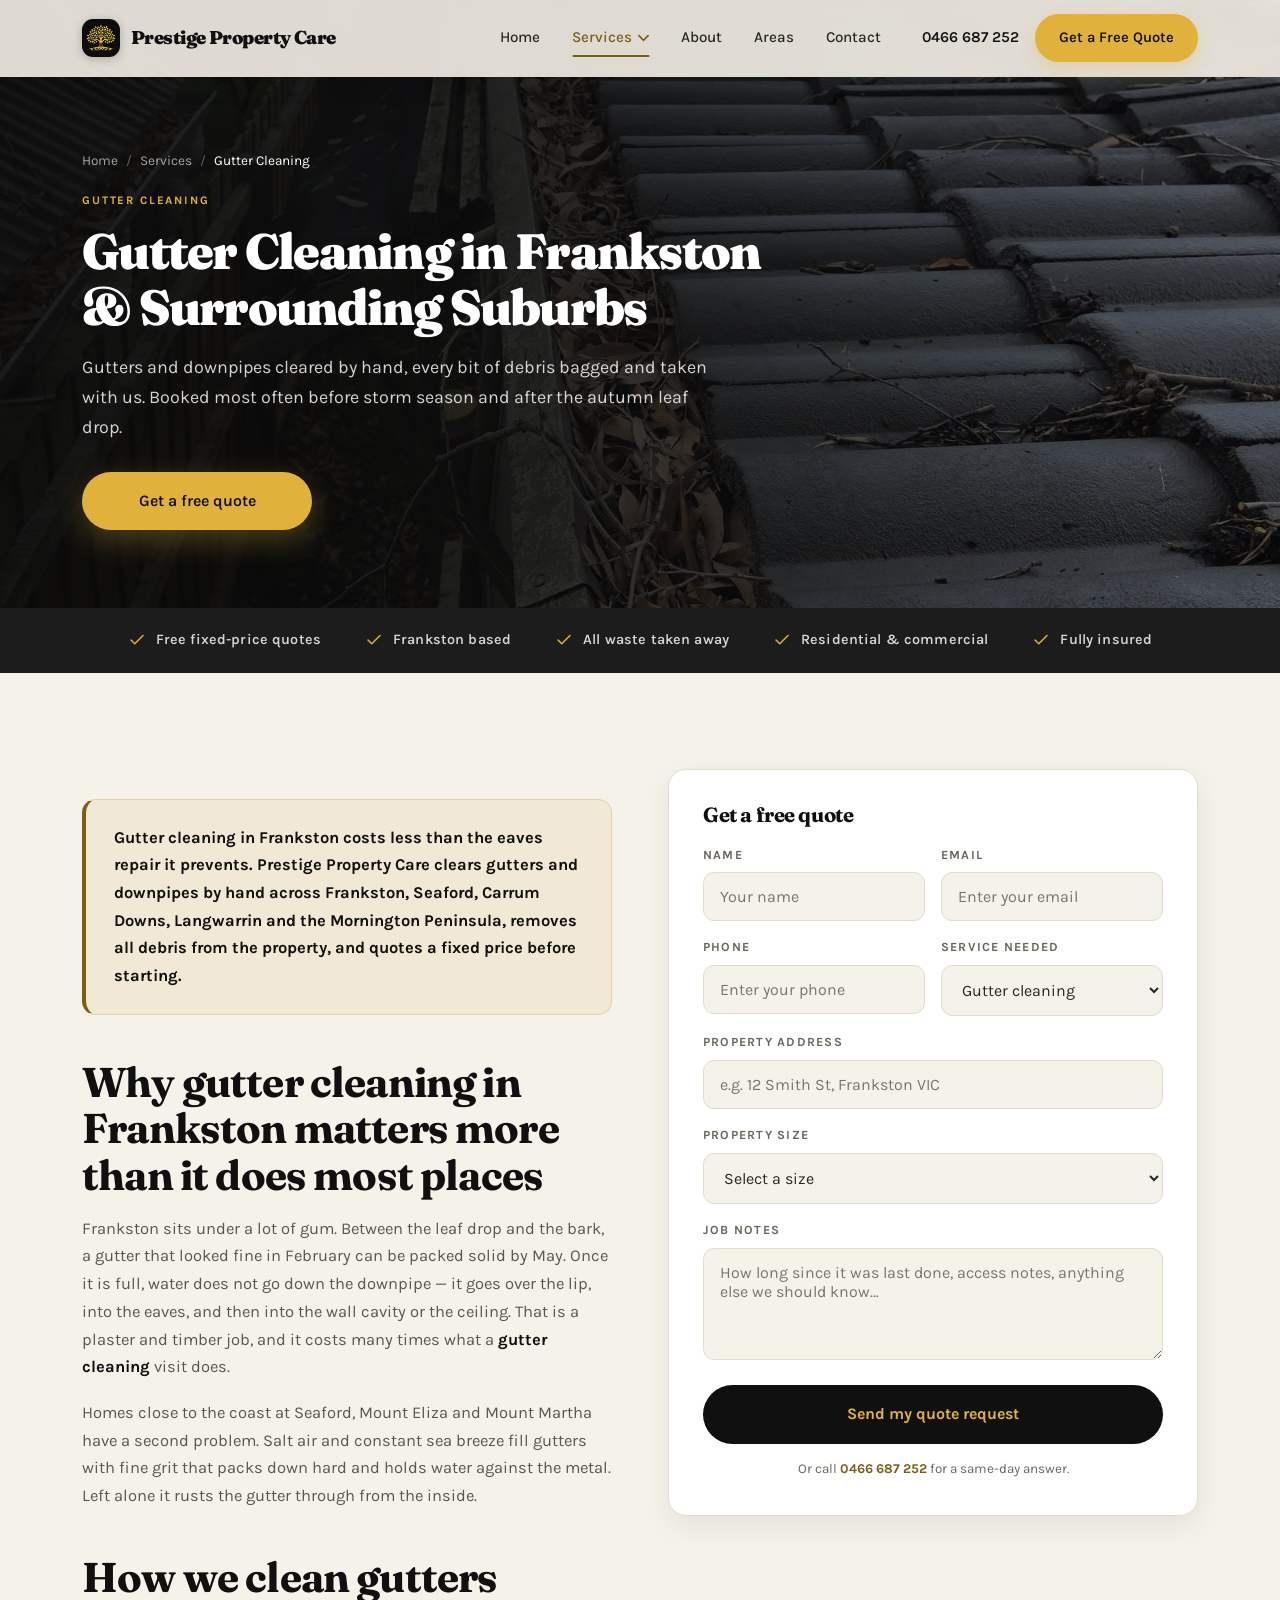
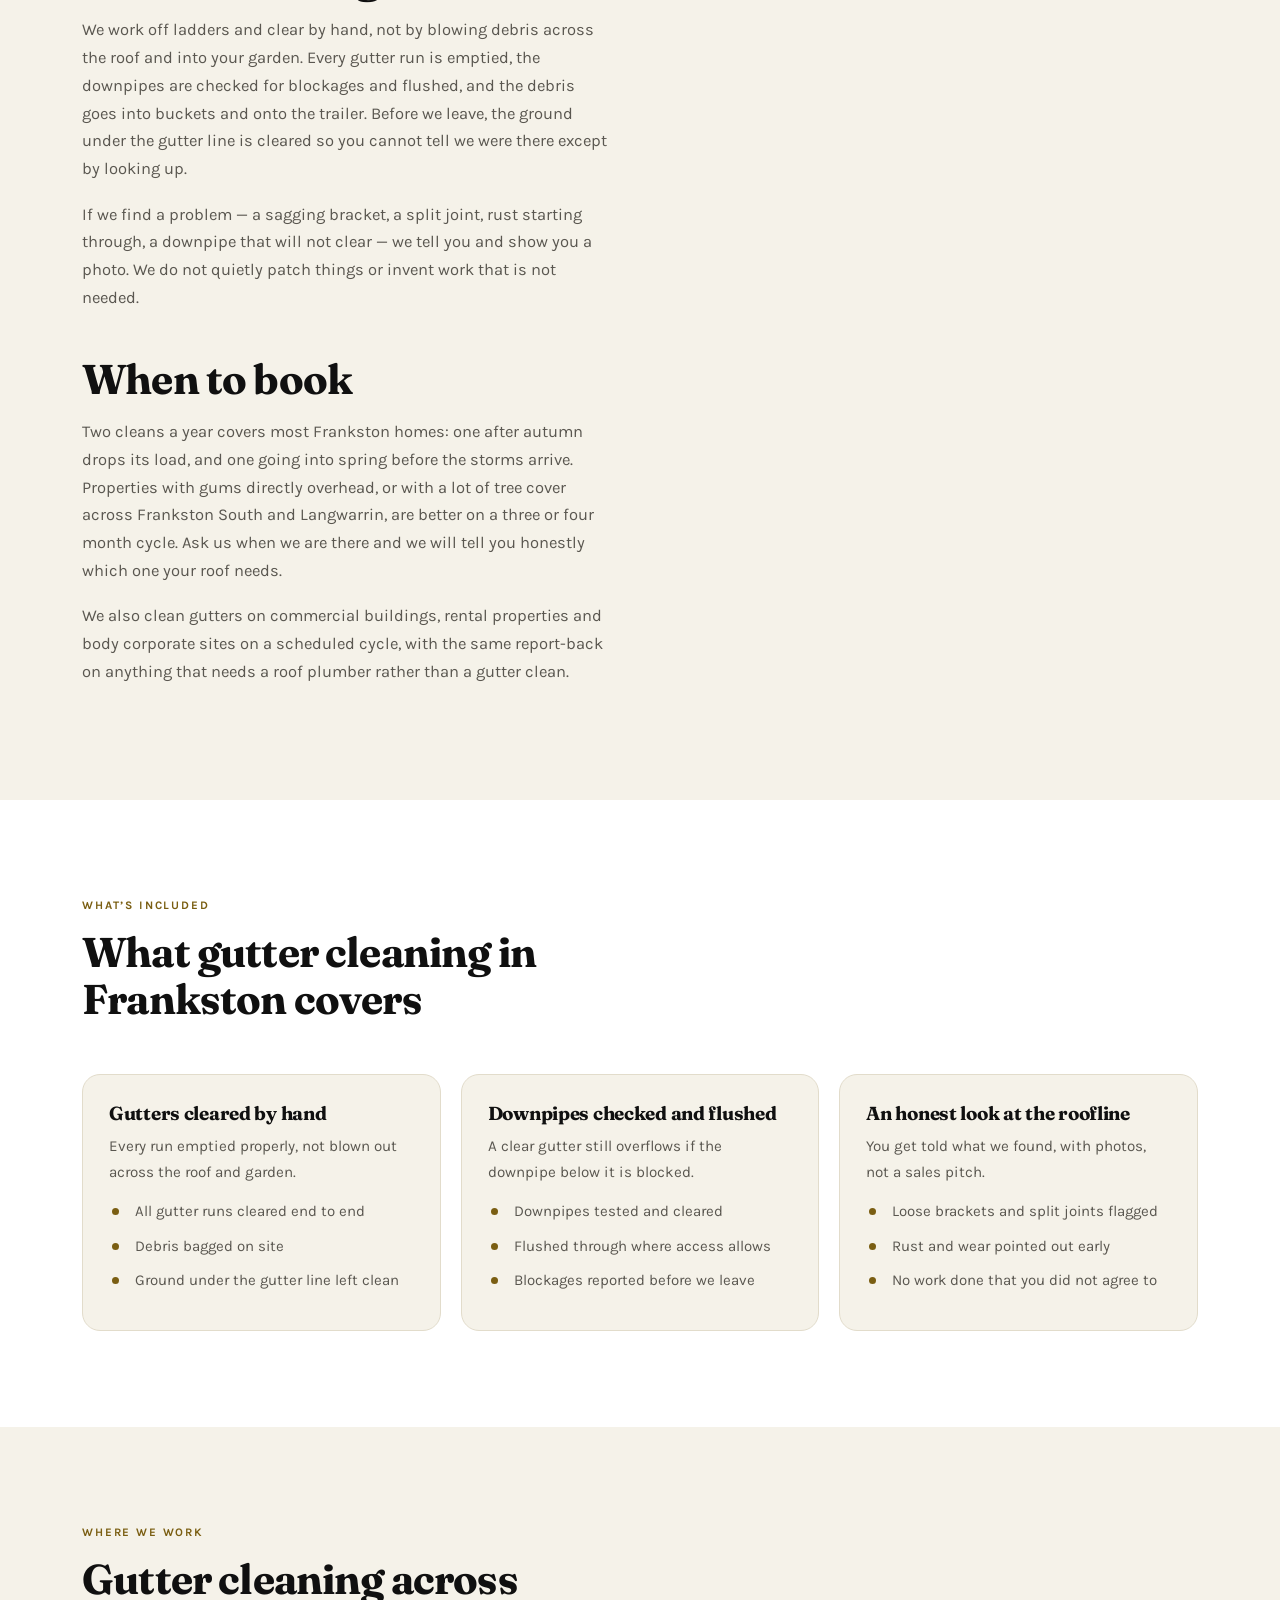
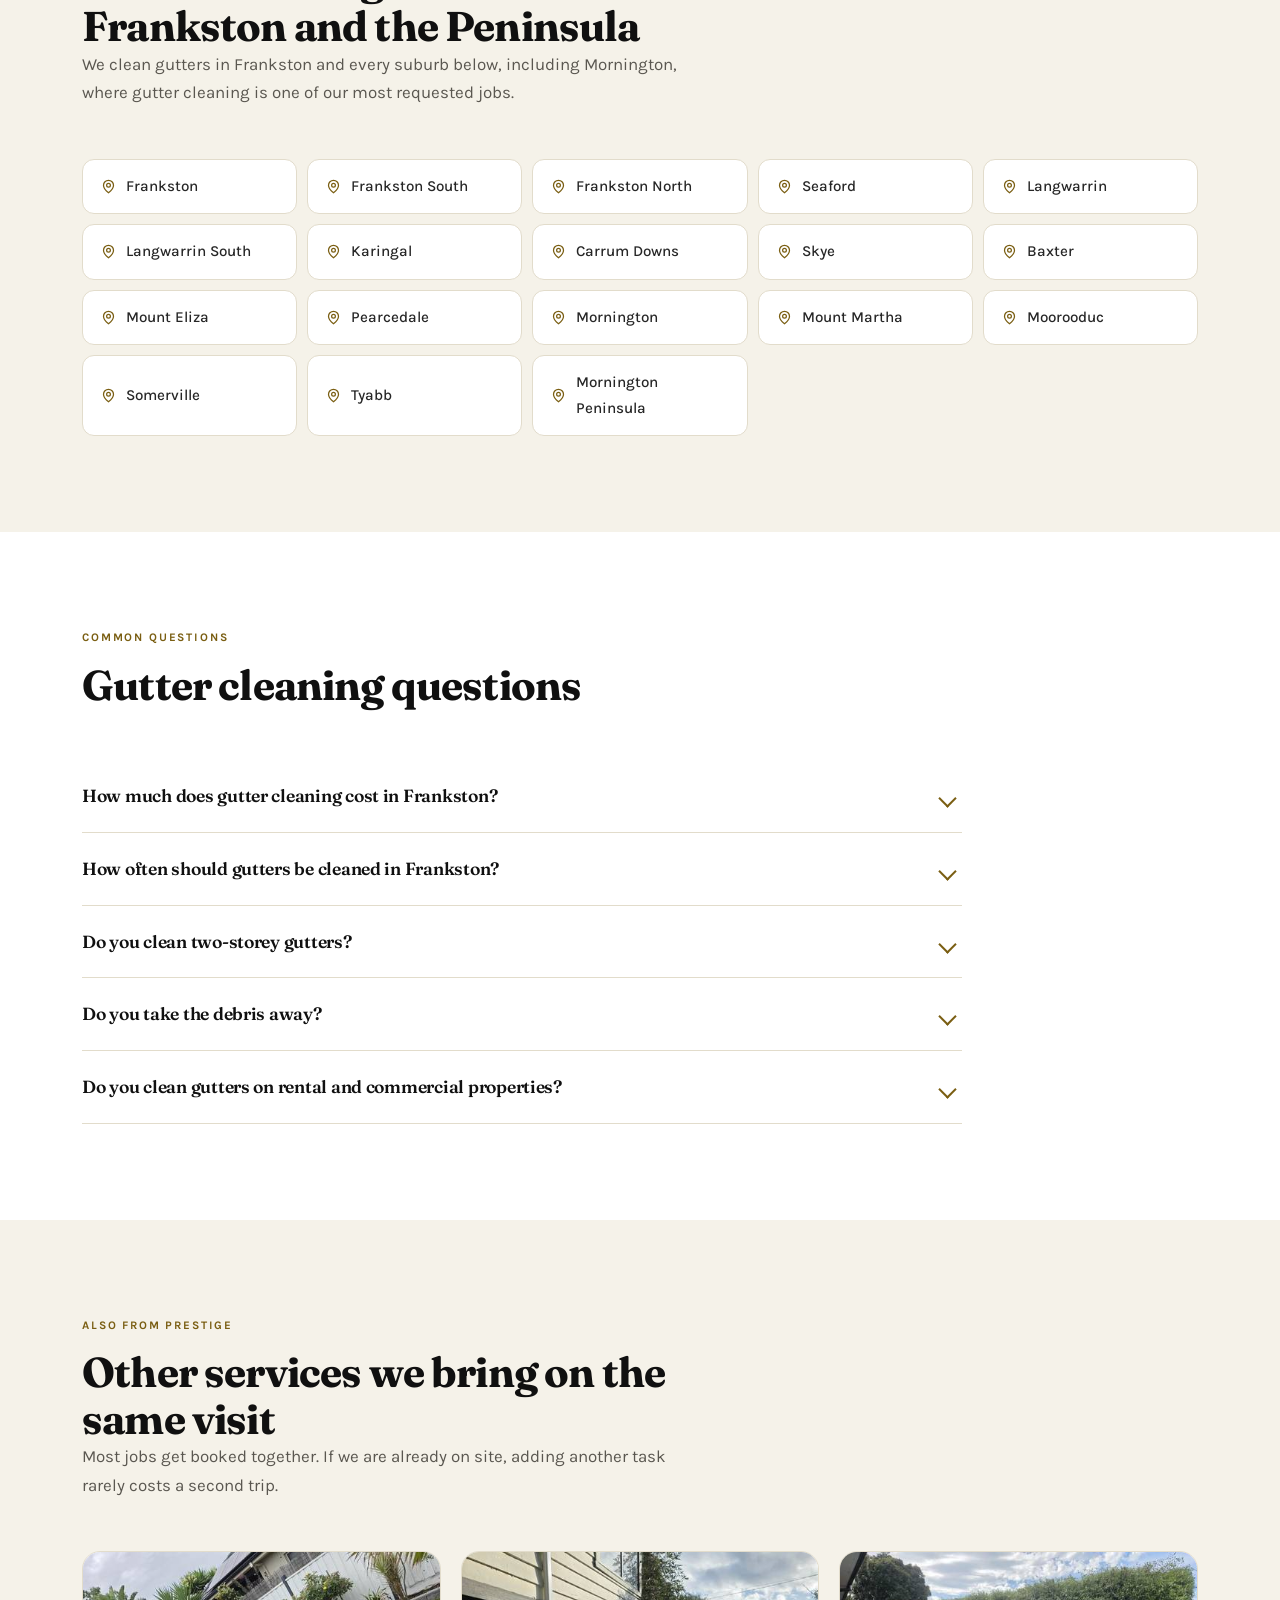
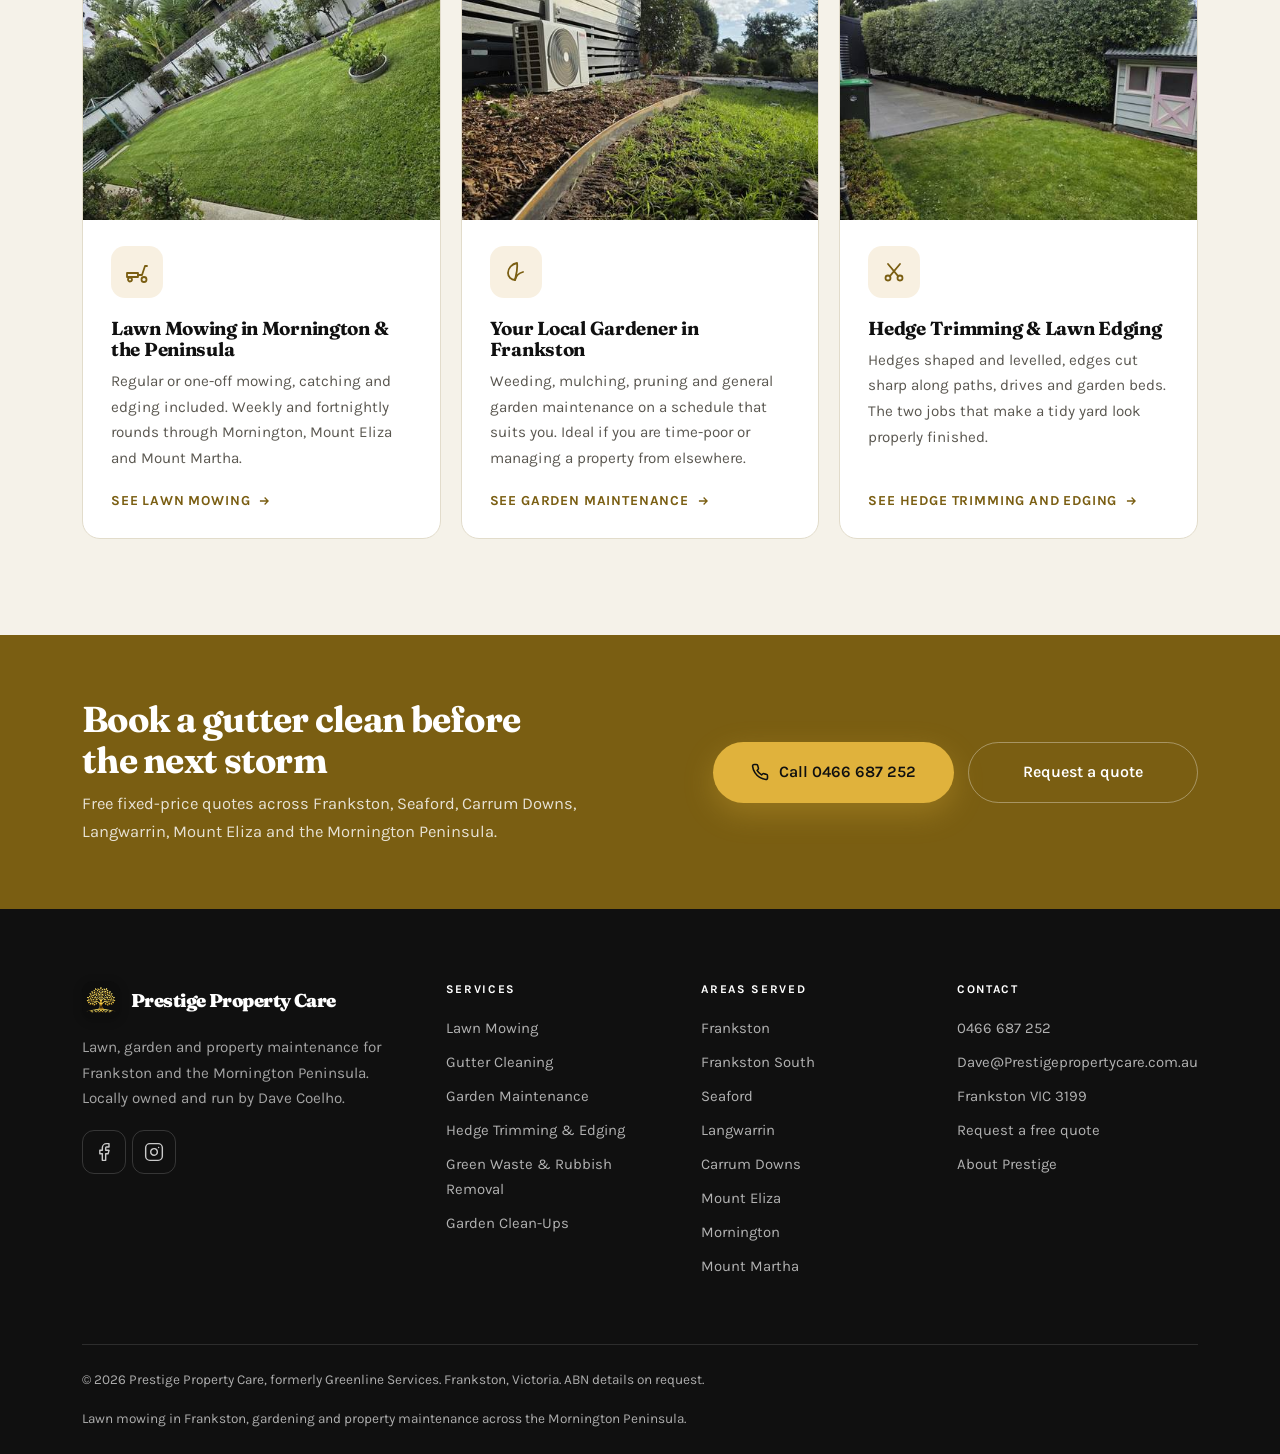
<file: services/gutter-cleaning/index.html>
<!DOCTYPE html>
<html lang="en-AU">
<head>
<!-- sales-brain:analytics -->
<!-- sales-brain:ga -->
<script async src="https://www.googletagmanager.com/gtag/js?id=G-1RZ0Q09788"></script>
<script>window.dataLayer=window.dataLayer||[];function gtag(){dataLayer.push(arguments);}gtag('js',new Date());gtag('config','G-1RZ0Q09788');</script>
<!-- /sales-brain:ga -->
<script>addEventListener('load',function(){try{if(!/\/(thank-?you|thanks)(\/|$)/i.test(location.pathname)||typeof gtag!=='function')return;var k='sb-lead:'+location.pathname+location.search;if(sessionStorage.getItem(k))return;sessionStorage.setItem(k,'1');gtag('event','generate_lead',{page_path:location.pathname});}catch(e){}});</script>
<!-- /sales-brain:analytics -->
<meta charset="utf-8">
<meta name="viewport" content="width=device-width, initial-scale=1">
<title>Gutter Cleaning Frankston | Prestige Property Care</title>
<meta name="description" content="Gutter cleaning in Frankston by Prestige Property Care. Gutters and downpipes cleared by hand, all debris taken away. Free quotes across the Peninsula.">
<link rel="canonical" href="https://prestigepropertycare.com.au/services/gutter-cleaning/">
<meta name="robots" content="index, follow, max-image-preview:large, max-snippet:-1">
<meta name="theme-color" content="#101010">
<meta name="geo.region" content="AU-VIC">
<meta name="geo.placename" content="Frankston, Victoria">
<meta name="geo.position" content="-38.1442;145.1281">
<meta name="ICBM" content="-38.1442, 145.1281">

<meta property="og:type" content="website">
<meta property="og:locale" content="en_AU">
<meta property="og:site_name" content="Prestige Property Care">
<meta property="og:title" content="Gutter Cleaning Frankston | Prestige Property Care">
<meta property="og:description" content="Gutter cleaning in Frankston by Prestige Property Care. Gutters and downpipes cleared by hand, all debris taken away. Free quotes across the Peninsula.">
<meta property="og:url" content="https://prestigepropertycare.com.au/services/gutter-cleaning/">
<meta property="og:image" content="https://prestigepropertycare.com.au/assets/img/og.jpg">
<meta name="twitter:card" content="summary_large_image">
<meta name="twitter:title" content="Gutter Cleaning Frankston | Prestige Property Care">
<meta name="twitter:description" content="Gutter cleaning in Frankston by Prestige Property Care. Gutters and downpipes cleared by hand, all debris taken away. Free quotes across the Peninsula.">
<meta name="twitter:image" content="https://prestigepropertycare.com.au/assets/img/og.jpg">

<link rel="preconnect" href="https://fonts.googleapis.com">
<link rel="preconnect" href="https://fonts.gstatic.com" crossorigin>
<link rel="preload" as="style" href="https://fonts.googleapis.com/css2?family=Fraunces:opsz,wght@9..144,600;9..144,700;9..144,900&family=Karla:wght@400;500;600;700&display=swap">
<link rel="stylesheet" href="https://fonts.googleapis.com/css2?family=Fraunces:opsz,wght@9..144,600;9..144,700;9..144,900&family=Karla:wght@400;500;600;700&display=swap" media="print" onload="this.media='all'">
<noscript><link rel="stylesheet" href="https://fonts.googleapis.com/css2?family=Fraunces:opsz,wght@9..144,600;9..144,700;9..144,900&family=Karla:wght@400;500;600;700&display=swap"></noscript>
<link rel="icon" href="/assets/img/favicon-32.png" sizes="32x32" type="image/png">
<link rel="icon" href="/assets/img/icon-192.png" sizes="192x192" type="image/png">
<link rel="apple-touch-icon" href="/assets/img/apple-touch-icon.png">
<link rel="stylesheet" href="/assets/css/site.min.css">
<link rel="preload" as="image" href="/assets/img/gutter-cleaning.jpg" imagesrcset="/assets/img/gutter-cleaning-480.jpg 480w, /assets/img/gutter-cleaning-800.jpg 800w, /assets/img/gutter-cleaning-1200.jpg 1200w, /assets/img/gutter-cleaning.jpg 1600w" imagesizes="100vw" fetchpriority="high">


<script defer
  src="https://link.msgsndr.com/js/external-tracking.js"
  data-tracking-id="tk_9f5144f196b340e59b8396dd9921dc07">
</script>
</head>
<body>
<a class="skip-link" href="#main">Skip to content</a>
<!-- Generated by tools/build.py — edit the content there, not here. Prestige Property Care, Frankston VIC. -->
<header class="site-header solid" id="top">
  <div class="nav-inner">
    <a href="/" class="brand" aria-label="Prestige Property Care home">
      <span class="brand-mark"><img src="/assets/img/logo/mark-tree-120.png" alt="Prestige Property Care logo" width="120" height="120" decoding="async"></span>
      <span class="brand-name">Prestige Property Care</span>
    </a>

    <nav class="nav-main" aria-label="Main navigation">
      <a href="/" class="nav-link">Home</a>

      <div class="nav-dropdown">
        <button class="nav-link nav-trigger is-active" aria-expanded="false" aria-controls="services-menu">
          Services
          <svg class="caret" viewBox="0 0 12 8" aria-hidden="true"><path d="M1 1.5 6 6.5l5-5" fill="none" stroke="currentColor" stroke-width="1.8" stroke-linecap="round"/></svg>
        </button>
        <div class="dropdown-panel" id="services-menu" role="menu">
          <a class="dd-item" role="menuitem" href="/services/">
            <span class="dd-icon" aria-hidden="true"><svg viewBox="0 0 24 24" aria-hidden="true"><rect x="3" y="3" width="7" height="7" rx="2"/><rect x="14" y="3" width="7" height="7" rx="2"/><rect x="3" y="14" width="7" height="7" rx="2"/><rect x="14" y="14" width="7" height="7" rx="2"/></svg></span>
            <span class="dd-text"><strong>All Services</strong><em>Complete property upkeep</em></span>
          </a><a class="dd-item" role="menuitem" href="/services/lawn-mowing/">
            <span class="dd-icon" aria-hidden="true"><svg viewBox="0 0 24 24" aria-hidden="true"><path d="M2 17h11v-4H2z"/><circle cx="5" cy="19.5" r="2"/><circle cx="19" cy="19.5" r="2.5"/><path d="M13 15h4l3-9h2"/></svg></span>
            <span class="dd-text"><strong>Lawn Mowing</strong><em>Mornington, Mount Eliza &amp; the Peninsula</em></span>
          </a><a class="dd-item" role="menuitem" href="/services/gutter-cleaning/">
            <span class="dd-icon" aria-hidden="true"><svg viewBox="0 0 24 24" aria-hidden="true"><path d="M3 7h18"/><path d="M3 7v5a2 2 0 0 0 2 2h14a2 2 0 0 0 2-2V7"/><path d="M12 14v3"/><path d="M12 22a2 2 0 0 1-2-2c0-1.2 2-3 2-3s2 1.8 2 3a2 2 0 0 1-2 2Z"/></svg></span>
            <span class="dd-text"><strong>Gutter Cleaning</strong><em>Frankston, Seaford &amp; Carrum Downs</em></span>
          </a><a class="dd-item" role="menuitem" href="/services/garden-maintenance/">
            <span class="dd-icon" aria-hidden="true"><svg viewBox="0 0 24 24" aria-hidden="true"><path d="M11 20A7 7 0 0 1 4 13c0-5 4-9 9-10 1 6-1 12-2 17Z"/><path d="M11 20c1-4 4-7 8-8"/></svg></span>
            <span class="dd-text"><strong>Garden Maintenance</strong><em>Frankston &amp; Frankston South</em></span>
          </a><a class="dd-item" role="menuitem" href="/services/hedge-trimming/">
            <span class="dd-icon" aria-hidden="true"><svg viewBox="0 0 24 24" aria-hidden="true"><circle cx="6" cy="18" r="2.5"/><circle cx="18" cy="18" r="2.5"/><path d="M7.7 16.3 18 4"/><path d="M16.3 16.3 6 4"/></svg></span>
            <span class="dd-text"><strong>Hedge Trimming &amp; Edging</strong><em>Langwarrin, Karingal &amp; Baxter</em></span>
          </a><a class="dd-item" role="menuitem" href="/services/rubbish-removal/">
            <span class="dd-icon" aria-hidden="true"><svg viewBox="0 0 24 24" aria-hidden="true"><path d="M4 7h16"/><path d="M9 7V5a1 1 0 0 1 1-1h4a1 1 0 0 1 1 1v2"/><path d="M6 7l1 13a1 1 0 0 0 1 1h8a1 1 0 0 0 1-1l1-13"/><path d="M10 11v6M14 11v6"/></svg></span>
            <span class="dd-text"><strong>Green Waste &amp; Rubbish Removal</strong><em>Frankston, Skye &amp; Carrum Downs</em></span>
          </a><a class="dd-item" role="menuitem" href="/services/garden-clean-ups/">
            <span class="dd-icon" aria-hidden="true"><svg viewBox="0 0 24 24" aria-hidden="true"><path d="M12 3l1.8 4.7L18.5 9.5 13.8 11.3 12 16l-1.8-4.7L5.5 9.5l4.7-1.8Z"/><path d="M18 16.5l.9 2.3 2.3.9-2.3.9-.9 2.3-.9-2.3-2.3-.9 2.3-.9Z"/></svg></span>
            <span class="dd-text"><strong>Garden Clean-Ups</strong><em>End-of-lease &amp; pre-sale, Mount Eliza</em></span>
          </a>
        </div>
      </div>

      <a href="/about/" class="nav-link">About</a>
      <a href="/#areas" class="nav-link">Areas</a>
      <a href="/contact/" class="nav-link">Contact</a>
    </nav>

    <div class="nav-actions">
      <a href="tel:+61466687252" class="nav-phone">0466 687 252</a>
      <a href="/contact/" class="btn-cta" data-quote-open>Get a Free Quote</a>
    </div>

    <button class="nav-burger" aria-label="Open menu" aria-expanded="false" aria-controls="mobile-nav">
      <span></span><span></span><span></span>
    </button>
  </div>
</header>

<div class="scrim" hidden></div>

<nav class="mobile-nav" id="mobile-nav" aria-label="Mobile navigation">
  <a href="/">Home</a>
  <button class="acc-btn" aria-expanded="false">Services <span aria-hidden="true">+</span></button>
  <div class="acc-body">
    <a href="/services/">All Services</a>
    <a href="/services/lawn-mowing/">Lawn Mowing</a><a href="/services/gutter-cleaning/">Gutter Cleaning</a><a href="/services/garden-maintenance/">Garden Maintenance</a><a href="/services/hedge-trimming/">Hedge Trimming &amp; Edging</a><a href="/services/rubbish-removal/">Green Waste &amp; Rubbish Removal</a><a href="/services/garden-clean-ups/">Garden Clean-Ups</a>
  </div>
  <a href="/about/">About</a>
  <a href="/#areas">Areas</a>
  <a href="/contact/">Contact</a>
  <a href="/contact/" data-quote-open class="mobile-quote">Get a free quote</a>
  <a href="tel:+61466687252">Call 0466 687 252</a>
</nav>
<main id="main">
<section class="page-hero">
  <div class="hero-media" aria-hidden="true"><img src="/assets/img/gutter-cleaning.jpg" srcset="/assets/img/gutter-cleaning-480.jpg 480w, /assets/img/gutter-cleaning-800.jpg 800w, /assets/img/gutter-cleaning-1200.jpg 1200w, /assets/img/gutter-cleaning.jpg 1600w" sizes="100vw" alt="Roof gutter in Frankston packed with gum leaves and bark before a Prestige Property Care gutter clean" width="1600" height="1200" loading="eager" fetchpriority="high" decoding="async"></div>
  <div class="hero-in">
    <nav class="crumbs" aria-label="Breadcrumb"><ol><li><a href="/">Home</a></li><li><a href="/services/">Services</a></li><li><span aria-current="page">Gutter Cleaning</span></li></ol></nav>
    <span class="eyebrow">Gutter cleaning</span>
    <h1>Gutter Cleaning in Frankston &amp; Surrounding Suburbs</h1>
    <p class="hero-sub">Gutters and downpipes cleared by hand, every bit of debris bagged and taken with us. Booked most often before storm season and after the autumn leaf drop.</p>
    <div class="hero-cta">
      <a href="#quote" class="btn-lg btn-solid">Get a free quote</a>
    </div>
  </div>
</section>

<div class="trustbar">
  <div class="wrap">
    <ul>
      <li><svg viewBox="0 0 24 24" aria-hidden="true"><path d="M20 6 9 17l-5-5"/></svg>Free fixed-price quotes</li>
      <li><svg viewBox="0 0 24 24" aria-hidden="true"><path d="M20 6 9 17l-5-5"/></svg>Frankston based</li>
      <li><svg viewBox="0 0 24 24" aria-hidden="true"><path d="M20 6 9 17l-5-5"/></svg>All waste taken away</li>
      <li><svg viewBox="0 0 24 24" aria-hidden="true"><path d="M20 6 9 17l-5-5"/></svg>Residential &amp; commercial</li>
      <li><svg viewBox="0 0 24 24" aria-hidden="true"><path d="M20 6 9 17l-5-5"/></svg>Fully insured</li>
    </ul>
  </div>
</div>



<section class="sec">
  <div class="wrap">
    <div class="split start">
      <div class="prose">
        <div class="callout">
          <p><strong>Gutter cleaning in Frankston costs less than the eaves repair it prevents. Prestige Property Care clears gutters and downpipes by hand across Frankston, Seaford, Carrum Downs, Langwarrin and the Mornington Peninsula, removes all debris from the property, and quotes a fixed price before starting.</strong></p>
        </div>
        
<h2>Why gutter cleaning in Frankston matters more than it does most places</h2>
<p>Frankston sits under a lot of gum. Between the leaf drop and the bark, a gutter that looked fine in February can be packed solid by May. Once it is full, water does not go down the downpipe &mdash; it goes over the lip, into the eaves, and then into the wall cavity or the ceiling. That is a plaster and timber job, and it costs many times what a <strong>gutter cleaning</strong> visit does.</p>
<p>Homes close to the coast at Seaford, Mount Eliza and Mount Martha have a second problem. Salt air and constant sea breeze fill gutters with fine grit that packs down hard and holds water against the metal. Left alone it rusts the gutter through from the inside.</p>
<h2>How we clean gutters</h2>
<p>We work off ladders and clear by hand, not by blowing debris across the roof and into your garden. Every gutter run is emptied, the downpipes are checked for blockages and flushed, and the debris goes into buckets and onto the trailer. Before we leave, the ground under the gutter line is cleared so you cannot tell we were there except by looking up.</p>
<p>If we find a problem &mdash; a sagging bracket, a split joint, rust starting through, a downpipe that will not clear &mdash; we tell you and show you a photo. We do not quietly patch things or invent work that is not needed.</p>
<h2>When to book</h2>
<p>Two cleans a year covers most Frankston homes: one after autumn drops its load, and one going into spring before the storms arrive. Properties with gums directly overhead, or with a lot of tree cover across Frankston South and Langwarrin, are better on a three or four month cycle. Ask us when we are there and we will tell you honestly which one your roof needs.</p>
<p>We also clean gutters on commercial buildings, rental properties and body corporate sites on a scheduled cycle, with the same report-back on anything that needs a roof plumber rather than a gutter clean.</p>

      </div>
      <div class="quote-col"><div id="quote"><div class="contact-card">
  <h2 class="form-head">Get a free quote</h2><form class="quote-form" action="/thank-you/" method="get">
    <div class="form-grid">
      <div class="field">
        <label for="qf-full_name">Name</label>
        <input type="text" id="qf-full_name" name="full_name" required autocomplete="name" placeholder="Your name">
      </div>
      <div class="field">
        <label for="qf-email">Email</label>
        <input type="email" id="qf-email" name="email" required autocomplete="email" placeholder="Enter your email">
      </div>
      <div class="field">
        <label for="qf-phone">Phone</label>
        <input type="tel" id="qf-phone" name="phone" required autocomplete="tel" placeholder="Enter your phone">
      </div>
      <div class="field">
        <label for="qf-service_needed">Service needed</label>
        <select id="qf-service_needed" name="service_needed"><option>Lawn mowing</option><option selected>Gutter cleaning</option><option>Garden maintenance</option><option>Hedge trimming &amp; edging</option><option>Green waste &amp; rubbish removal</option><option>End-of-lease or pre-sale clean-up</option><option>Commercial property maintenance</option><option>Something else</option></select>
      </div>
      <div class="field full">
        <label for="qf-property_address">Property address</label>
        <input type="text" id="qf-property_address" name="property_address" required autocomplete="street-address" placeholder="e.g. 12 Smith St, Frankston VIC">
      </div>
      <div class="field full">
        <label for="qf-property_size">Property size</label>
        <select id="qf-property_size" name="property_size"><option value="">Select a size</option><option>Small &mdash; under 300m&sup2;</option><option>Medium &mdash; 300&ndash;600m&sup2;</option><option>Large &mdash; 600&ndash;1000m&sup2;</option><option>Acreage &mdash; over 1000m&sup2;</option><option>Not sure</option></select>
      </div>
      <div class="field full">
        <label for="qf-job_notes">Job notes</label>
        <textarea id="qf-job_notes" name="job_notes" placeholder="How long since it was last done, access notes, anything else we should know&hellip;"></textarea>
      </div>
      <div class="field full" style="margin-bottom:0">
        <button type="submit" class="btn-submit">Send my quote request</button>
        <p class="form-note">Or call <a href="tel:+61466687252">0466 687 252</a> for a same-day answer.</p>
      </div>
    </div>
  </form>
</div></div></div>
    </div>
  </div>
</section>

<section class="sec sec-alt">
  <div class="wrap">
    <div class="sec-head">
      <span class="eyebrow">What&rsquo;s included</span>
      <h2>What gutter cleaning in Frankston covers</h2>
    </div>
    <div class="panels"><div class="panel"><h3>Gutters cleared by hand</h3><p>Every run emptied properly, not blown out across the roof and garden.</p><ul><li>All gutter runs cleared end to end</li><li>Debris bagged on site</li><li>Ground under the gutter line left clean</li></ul></div><div class="panel"><h3>Downpipes checked and flushed</h3><p>A clear gutter still overflows if the downpipe below it is blocked.</p><ul><li>Downpipes tested and cleared</li><li>Flushed through where access allows</li><li>Blockages reported before we leave</li></ul></div><div class="panel"><h3>An honest look at the roofline</h3><p>You get told what we found, with photos, not a sales pitch.</p><ul><li>Loose brackets and split joints flagged</li><li>Rust and wear pointed out early</li><li>No work done that you did not agree to</li></ul></div></div>
  </div>
</section>

<section class="sec">
  <div class="wrap">
    <div class="sec-head">
      <span class="eyebrow">Where we work</span>
      <h2>Gutter cleaning across Frankston and the Peninsula</h2>
      <p class="lede">We clean gutters in Frankston and every suburb below, including Mornington, where gutter cleaning is one of our most requested jobs.</p>
    </div>
    <div class="areas-grid"><span class="area"><svg viewBox="0 0 24 24" aria-hidden="true"><path d="M20 10c0 6-8 12-8 12s-8-6-8-12a8 8 0 0 1 16 0Z"/><circle cx="12" cy="10" r="3"/></svg>Frankston</span><span class="area"><svg viewBox="0 0 24 24" aria-hidden="true"><path d="M20 10c0 6-8 12-8 12s-8-6-8-12a8 8 0 0 1 16 0Z"/><circle cx="12" cy="10" r="3"/></svg>Frankston South</span><span class="area"><svg viewBox="0 0 24 24" aria-hidden="true"><path d="M20 10c0 6-8 12-8 12s-8-6-8-12a8 8 0 0 1 16 0Z"/><circle cx="12" cy="10" r="3"/></svg>Frankston North</span><span class="area"><svg viewBox="0 0 24 24" aria-hidden="true"><path d="M20 10c0 6-8 12-8 12s-8-6-8-12a8 8 0 0 1 16 0Z"/><circle cx="12" cy="10" r="3"/></svg>Seaford</span><span class="area"><svg viewBox="0 0 24 24" aria-hidden="true"><path d="M20 10c0 6-8 12-8 12s-8-6-8-12a8 8 0 0 1 16 0Z"/><circle cx="12" cy="10" r="3"/></svg>Langwarrin</span><span class="area"><svg viewBox="0 0 24 24" aria-hidden="true"><path d="M20 10c0 6-8 12-8 12s-8-6-8-12a8 8 0 0 1 16 0Z"/><circle cx="12" cy="10" r="3"/></svg>Langwarrin South</span><span class="area"><svg viewBox="0 0 24 24" aria-hidden="true"><path d="M20 10c0 6-8 12-8 12s-8-6-8-12a8 8 0 0 1 16 0Z"/><circle cx="12" cy="10" r="3"/></svg>Karingal</span><span class="area"><svg viewBox="0 0 24 24" aria-hidden="true"><path d="M20 10c0 6-8 12-8 12s-8-6-8-12a8 8 0 0 1 16 0Z"/><circle cx="12" cy="10" r="3"/></svg>Carrum Downs</span><span class="area"><svg viewBox="0 0 24 24" aria-hidden="true"><path d="M20 10c0 6-8 12-8 12s-8-6-8-12a8 8 0 0 1 16 0Z"/><circle cx="12" cy="10" r="3"/></svg>Skye</span><span class="area"><svg viewBox="0 0 24 24" aria-hidden="true"><path d="M20 10c0 6-8 12-8 12s-8-6-8-12a8 8 0 0 1 16 0Z"/><circle cx="12" cy="10" r="3"/></svg>Baxter</span><span class="area"><svg viewBox="0 0 24 24" aria-hidden="true"><path d="M20 10c0 6-8 12-8 12s-8-6-8-12a8 8 0 0 1 16 0Z"/><circle cx="12" cy="10" r="3"/></svg>Mount Eliza</span><span class="area"><svg viewBox="0 0 24 24" aria-hidden="true"><path d="M20 10c0 6-8 12-8 12s-8-6-8-12a8 8 0 0 1 16 0Z"/><circle cx="12" cy="10" r="3"/></svg>Pearcedale</span><span class="area"><svg viewBox="0 0 24 24" aria-hidden="true"><path d="M20 10c0 6-8 12-8 12s-8-6-8-12a8 8 0 0 1 16 0Z"/><circle cx="12" cy="10" r="3"/></svg>Mornington</span><span class="area"><svg viewBox="0 0 24 24" aria-hidden="true"><path d="M20 10c0 6-8 12-8 12s-8-6-8-12a8 8 0 0 1 16 0Z"/><circle cx="12" cy="10" r="3"/></svg>Mount Martha</span><span class="area"><svg viewBox="0 0 24 24" aria-hidden="true"><path d="M20 10c0 6-8 12-8 12s-8-6-8-12a8 8 0 0 1 16 0Z"/><circle cx="12" cy="10" r="3"/></svg>Moorooduc</span><span class="area"><svg viewBox="0 0 24 24" aria-hidden="true"><path d="M20 10c0 6-8 12-8 12s-8-6-8-12a8 8 0 0 1 16 0Z"/><circle cx="12" cy="10" r="3"/></svg>Somerville</span><span class="area"><svg viewBox="0 0 24 24" aria-hidden="true"><path d="M20 10c0 6-8 12-8 12s-8-6-8-12a8 8 0 0 1 16 0Z"/><circle cx="12" cy="10" r="3"/></svg>Tyabb</span><span class="area"><svg viewBox="0 0 24 24" aria-hidden="true"><path d="M20 10c0 6-8 12-8 12s-8-6-8-12a8 8 0 0 1 16 0Z"/><circle cx="12" cy="10" r="3"/></svg>Mornington Peninsula</span></div>
  </div>
</section>

<section class="sec sec-alt">
  <div class="wrap">
    <div class="sec-head">
      <span class="eyebrow">Common questions</span>
      <h2>Gutter cleaning questions</h2>
    </div>
    <div class="faq-list"><div class="faq">
        <button class="faq-q" aria-expanded="false">How much does gutter cleaning cost in Frankston?</button>
        <div class="faq-a"><p>Price depends on the size of the roof, how many storeys, how much debris has built up and how easy the gutters are to reach. A standard single-storey Frankston home with reasonable access is straightforward. A double-storey with steep pitch or tight side access takes longer and costs more. We quote a fixed price before we start, so there is no hourly rate running while we work.</p></div>
      </div><div class="faq">
        <button class="faq-q" aria-expanded="false">How often should gutters be cleaned in Frankston?</button>
        <div class="faq-a"><p>Twice a year suits most homes &mdash; after the autumn leaf drop and again before storm season. If your roof sits under gum trees, or you are near the coast at Seaford, Mount Eliza or Mount Martha, every three to four months is safer. Blocked gutters overflow into the eaves and wall cavity, and that repair costs far more than the clean.</p></div>
      </div><div class="faq">
        <button class="faq-q" aria-expanded="false">Do you clean two-storey gutters?</button>
        <div class="faq-a"><p>Yes, where it can be done safely from a ladder with proper footing. Tell us the height and the access when you call and we will let you know before we come out. If a roof genuinely needs height equipment we will say so rather than take a risk on it.</p></div>
      </div><div class="faq">
        <button class="faq-q" aria-expanded="false">Do you take the debris away?</button>
        <div class="faq-a"><p>Yes. Leaves, bark, grit and anything else that comes out of the gutter goes into buckets, onto the trailer and off the property with us. Nothing is left in a pile by the bin.</p></div>
      </div><div class="faq">
        <button class="faq-q" aria-expanded="false">Do you clean gutters on rental and commercial properties?</button>
        <div class="faq-a"><p>Yes. We work with landlords, property managers, body corporates and commercial sites across Frankston and the Peninsula on scheduled cleans, and we can report back with photos after each visit.</p></div>
      </div></div>
  </div>
</section>

<section class="sec">
  <div class="wrap">
    <div class="sec-head">
      <span class="eyebrow">Also from Prestige</span>
      <h2>Other services we bring on the same visit</h2>
      <p class="lede">Most jobs get booked together. If we are already on site, adding another task rarely costs a second trip.</p>
    </div>
    <div class="svc-grid"><a class="svc" href="/services/lawn-mowing/">
        <span class="svc-photo"><img src="/assets/img/lawn-mowing.jpg" srcset="/assets/img/lawn-mowing-480.jpg 480w, /assets/img/lawn-mowing-800.jpg 800w, /assets/img/lawn-mowing-1200.jpg 1200w, /assets/img/lawn-mowing.jpg 1304w" sizes="(max-width:600px) 100vw, (max-width:1040px) 50vw, 360px" alt="Freshly mown back lawn edged along the concrete path, with planted garden beds behind, on a Mornington Peninsula property" width="1304" height="978" loading="lazy" decoding="async"></span>
        <span class="svc-body">
          <span class="svc-icon" aria-hidden="true"><svg viewBox="0 0 24 24"><path d="M2 17h11v-4H2z"/><circle cx="5" cy="19.5" r="2"/><circle cx="19" cy="19.5" r="2.5"/><path d="M13 15h4l3-9h2"/></svg></span>
          <h3>Lawn Mowing in Mornington &amp; the Peninsula</h3>
          <p>Regular or one-off mowing, catching and edging included. Weekly and fortnightly rounds through Mornington, Mount Eliza and Mount Martha.</p>
          <span class="svc-link">See lawn mowing <svg viewBox="0 0 24 24" aria-hidden="true"><path d="M5 12h14M13 6l6 6-6 6"/></svg></span>
        </span>
      </a><a class="svc" href="/services/garden-maintenance/">
        <span class="svc-photo"><img src="/assets/img/garden-maintenance.jpg" srcset="/assets/img/garden-maintenance-480.jpg 480w, /assets/img/garden-maintenance-800.jpg 800w, /assets/img/garden-maintenance-1200.jpg 1200w, /assets/img/garden-maintenance.jpg 1600w" sizes="(max-width:600px) 100vw, (max-width:1040px) 50vw, 360px" alt="Garden bed remulched and re-edged beside a mown lawn during a regular garden maintenance visit in Frankston" width="1600" height="1200" loading="lazy" decoding="async"></span>
        <span class="svc-body">
          <span class="svc-icon" aria-hidden="true"><svg viewBox="0 0 24 24"><path d="M11 20A7 7 0 0 1 4 13c0-5 4-9 9-10 1 6-1 12-2 17Z"/><path d="M11 20c1-4 4-7 8-8"/></svg></span>
          <h3>Your Local Gardener in Frankston</h3>
          <p>Weeding, mulching, pruning and general garden maintenance on a schedule that suits you. Ideal if you are time-poor or managing a property from elsewhere.</p>
          <span class="svc-link">See garden maintenance <svg viewBox="0 0 24 24" aria-hidden="true"><path d="M5 12h14M13 6l6 6-6 6"/></svg></span>
        </span>
      </a><a class="svc" href="/services/hedge-trimming/">
        <span class="svc-photo"><img src="/assets/img/hedge-trimming.jpg" srcset="/assets/img/hedge-trimming-480.jpg 480w, /assets/img/hedge-trimming-800.jpg 800w, /assets/img/hedge-trimming-1200.jpg 1200w, /assets/img/hedge-trimming.jpg 1500w" sizes="(max-width:600px) 100vw, (max-width:1040px) 50vw, 360px" alt="Long boundary hedge trimmed flat along its face beside a mown lawn in Frankston" width="1500" height="1125" loading="lazy" decoding="async"></span>
        <span class="svc-body">
          <span class="svc-icon" aria-hidden="true"><svg viewBox="0 0 24 24"><circle cx="6" cy="18" r="2.5"/><circle cx="18" cy="18" r="2.5"/><path d="M7.7 16.3 18 4"/><path d="M16.3 16.3 6 4"/></svg></span>
          <h3>Hedge Trimming &amp; Lawn Edging</h3>
          <p>Hedges shaped and levelled, edges cut sharp along paths, drives and garden beds. The two jobs that make a tidy yard look properly finished.</p>
          <span class="svc-link">See hedge trimming and edging <svg viewBox="0 0 24 24" aria-hidden="true"><path d="M5 12h14M13 6l6 6-6 6"/></svg></span>
        </span>
      </a></div>
  </div>
</section>



<section class="cta-band">
  <div class="wrap">
    <div>
      <h2>Book a gutter clean before the next storm</h2>
      <p>Free fixed-price quotes across Frankston, Seaford, Carrum Downs, Langwarrin, Mount Eliza and the Mornington Peninsula.</p>
    </div>
    <div class="hero-cta">
      <a href="tel:+61466687252" class="btn-lg btn-solid"><svg viewBox="0 0 24 24" aria-hidden="true"><path d="M22 16.9v3a2 2 0 0 1-2.2 2 19.8 19.8 0 0 1-8.6-3.1 19.5 19.5 0 0 1-6-6A19.8 19.8 0 0 1 2.1 4.2 2 2 0 0 1 4.1 2h3a2 2 0 0 1 2 1.7c.1 1 .4 1.9.7 2.8a2 2 0 0 1-.5 2.1L8.1 9.9a16 16 0 0 0 6 6l1.3-1.2a2 2 0 0 1 2.1-.5c.9.3 1.8.6 2.8.7a2 2 0 0 1 1.7 2Z"/></svg> Call 0466 687 252</a>
      <button type="button" class="btn-lg btn-ghost" data-quote-open>Request a quote</button>
    </div>
  </div>
</section>

</main>
<footer>
  <div class="wrap">
    <div class="f-grid">
      <div class="f-about">
        <a href="/" class="brand">
          <span class="brand-mark"><img src="/assets/img/logo/mark-tree-120.png" alt="Prestige Property Care logo" width="120" height="120" loading="lazy" decoding="async"></span>
          <span class="brand-name">Prestige Property Care</span>
        </a>
        <p>Lawn, garden and property maintenance for Frankston and the Mornington Peninsula. Locally owned and run by Dave Coelho.</p>
        <ul class="f-social">
          <li><a href="https://www.facebook.com/profile.php?id=61594050001979" aria-label="Prestige Property Care on Facebook" rel="noopener"><svg viewBox="0 0 24 24" aria-hidden="true"><path d="M18 2h-3a5 5 0 0 0-5 5v3H7v4h3v8h4v-8h3l1-4h-4V7a1 1 0 0 1 1-1h3Z"/></svg></a></li>
          <li><a href="https://www.instagram.com/prestigepropertycarefrankston/" aria-label="Prestige Property Care on Instagram" rel="noopener"><svg viewBox="0 0 24 24" aria-hidden="true"><rect x="2" y="2" width="20" height="20" rx="5"/><path d="M16 11.4A4 4 0 1 1 12.6 8 4 4 0 0 1 16 11.4Z"/><path d="M17.5 6.5h.01"/></svg></a></li>
        </ul>
      </div>
      <div>
        <h2 class="f-head">Services</h2>
        <ul><li><a href="/services/lawn-mowing/">Lawn Mowing</a></li><li><a href="/services/gutter-cleaning/">Gutter Cleaning</a></li><li><a href="/services/garden-maintenance/">Garden Maintenance</a></li><li><a href="/services/hedge-trimming/">Hedge Trimming &amp; Edging</a></li><li><a href="/services/rubbish-removal/">Green Waste &amp; Rubbish Removal</a></li><li><a href="/services/garden-clean-ups/">Garden Clean-Ups</a></li></ul>
      </div>
      <div>
        <h2 class="f-head">Areas served</h2>
        <ul><li><a href="/#areas">Frankston</a></li><li><a href="/#areas">Frankston South</a></li><li><a href="/#areas">Seaford</a></li><li><a href="/#areas">Langwarrin</a></li><li><a href="/#areas">Carrum Downs</a></li><li><a href="/#areas">Mount Eliza</a></li><li><a href="/#areas">Mornington</a></li><li><a href="/#areas">Mount Martha</a></li></ul>
      </div>
      <div>
        <h2 class="f-head">Contact</h2>
        <ul>
          <li><a href="tel:+61466687252">0466 687 252</a></li>
          <li><a href="mailto:Dave@Prestigepropertycare.com.au">Dave@Prestigepropertycare.com.au</a></li>
          <li>Frankston VIC 3199</li>
          <li><a href="/contact/">Request a free quote</a></li>
          <li><a href="/about/">About Prestige</a></li>
        </ul>
      </div>
    </div>
    <div class="f-bottom">
      <span>&copy; 2026 Prestige Property Care, formerly Greenline Services. Frankston, Victoria. ABN details on request.</span>
      <span>Lawn mowing in Frankston, gardening and property maintenance across the Mornington Peninsula.</span>
    </div>
  </div>
</footer>

<div class="modal" id="quote-modal" hidden>
  <div class="modal-scrim" data-quote-close></div>
  <div class="modal-panel" role="dialog" aria-modal="true" aria-labelledby="quote-modal-title">
    <button class="modal-close" type="button" aria-label="Close" data-quote-close>
      <svg viewBox="0 0 24 24" aria-hidden="true"><path d="M18 6 6 18M6 6l12 12"/></svg>
    </button>
    <div class="modal-head">
      <span class="eyebrow">Free quote</span>
      <h2 id="quote-modal-title">Tell us about the property</h2>
      <p>Fixed price, no call-out fee, no obligation. Or call <a href="tel:+61466687252">0466 687 252</a> for a same-day answer.</p>
    </div>
    
  <form class="quote-form" action="/thank-you/" method="get">
    <div class="form-grid">
      <div class="field">
        <label for="qm-full_name">Name</label>
        <input type="text" id="qm-full_name" name="full_name" required autocomplete="name" placeholder="Your name">
      </div>
      <div class="field">
        <label for="qm-email">Email</label>
        <input type="email" id="qm-email" name="email" required autocomplete="email" placeholder="Enter your email">
      </div>
      <div class="field">
        <label for="qm-phone">Phone</label>
        <input type="tel" id="qm-phone" name="phone" required autocomplete="tel" placeholder="Enter your phone">
      </div>
      <div class="field">
        <label for="qm-service_needed">Service needed</label>
        <select id="qm-service_needed" name="service_needed"><option>Lawn mowing</option><option>Gutter cleaning</option><option>Garden maintenance</option><option>Hedge trimming &amp; edging</option><option>Green waste &amp; rubbish removal</option><option>End-of-lease or pre-sale clean-up</option><option>Commercial property maintenance</option><option>Something else</option></select>
      </div>
      <div class="field full">
        <label for="qm-property_address">Property address</label>
        <input type="text" id="qm-property_address" name="property_address" required autocomplete="street-address" placeholder="e.g. 12 Smith St, Frankston VIC">
      </div>
      <div class="field full">
        <label for="qm-property_size">Property size</label>
        <select id="qm-property_size" name="property_size"><option value="">Select a size</option><option>Small &mdash; under 300m&sup2;</option><option>Medium &mdash; 300&ndash;600m&sup2;</option><option>Large &mdash; 600&ndash;1000m&sup2;</option><option>Acreage &mdash; over 1000m&sup2;</option><option>Not sure</option></select>
      </div>
      <div class="field full">
        <label for="qm-job_notes">Job notes</label>
        <textarea id="qm-job_notes" name="job_notes" placeholder="How long since it was last done, access notes, anything else we should know&hellip;"></textarea>
      </div>
      <div class="field full" style="margin-bottom:0">
        <button type="submit" class="btn-submit">Send my quote request</button>
        <p class="form-note">Or call <a href="tel:+61466687252">0466 687 252</a> for a same-day answer.</p>
      </div>
    </div>
  </form>

  </div>
</div>
<script type="application/ld+json">
{
  "@context": "https://schema.org",
  "@type": "Service",
  "@id": "https://prestigepropertycare.com.au/services/gutter-cleaning/#service",
  "name": "Gutter Cleaning in Frankston & Surrounding Suburbs",
  "serviceType": "Gutter Cleaning",
  "description": "Gutter cleaning in Frankston by Prestige Property Care. Gutters and downpipes cleared by hand, all debris taken away. Free quotes across the Peninsula.",
  "url": "https://prestigepropertycare.com.au/services/gutter-cleaning/",
  "provider": {"@id": "https://prestigepropertycare.com.au/#business"},
  "areaServed": [
    {"@type":"Place","name":"Frankston, VIC, Australia"},
    {"@type":"Place","name":"Frankston South, VIC, Australia"},
    {"@type":"Place","name":"Frankston North, VIC, Australia"},
    {"@type":"Place","name":"Seaford, VIC, Australia"},
    {"@type":"Place","name":"Langwarrin, VIC, Australia"},
    {"@type":"Place","name":"Langwarrin South, VIC, Australia"},
    {"@type":"Place","name":"Karingal, VIC, Australia"},
    {"@type":"Place","name":"Carrum Downs, VIC, Australia"},
    {"@type":"Place","name":"Skye, VIC, Australia"},
    {"@type":"Place","name":"Baxter, VIC, Australia"},
    {"@type":"Place","name":"Mount Eliza, VIC, Australia"},
    {"@type":"Place","name":"Pearcedale, VIC, Australia"},
    {"@type":"Place","name":"Mornington, VIC, Australia"},
    {"@type":"Place","name":"Mount Martha, VIC, Australia"},
    {"@type":"Place","name":"Moorooduc, VIC, Australia"},
    {"@type":"Place","name":"Somerville, VIC, Australia"},
    {"@type":"Place","name":"Tyabb, VIC, Australia"},
    {"@type":"Place","name":"Mornington Peninsula, VIC, Australia"}
  ],
  "offers": {
    "@type": "Offer",
    "priceCurrency": "AUD",
    "availability": "https://schema.org/InStock",
    "url": "https://prestigepropertycare.com.au/contact/"
  }
}
</script>
<script type="application/ld+json">
{
  "@context": "https://schema.org",
  "@type": "FAQPage",
  "mainEntity": [
    {"@type":"Question","name":"How much does gutter cleaning cost in Frankston?","acceptedAnswer":{"@type":"Answer","text":"Price depends on the size of the roof, how many storeys, how much debris has built up and how easy the gutters are to reach. A standard single-storey Frankston home with reasonable access is straightforward. A double-storey with steep pitch or tight side access takes longer and costs more. We quote a fixed price before we start, so there is no hourly rate running while we work."}},
    {"@type":"Question","name":"How often should gutters be cleaned in Frankston?","acceptedAnswer":{"@type":"Answer","text":"Twice a year suits most homes — after the autumn leaf drop and again before storm season. If your roof sits under gum trees, or you are near the coast at Seaford, Mount Eliza or Mount Martha, every three to four months is safer. Blocked gutters overflow into the eaves and wall cavity, and that repair costs far more than the clean."}},
    {"@type":"Question","name":"Do you clean two-storey gutters?","acceptedAnswer":{"@type":"Answer","text":"Yes, where it can be done safely from a ladder with proper footing. Tell us the height and the access when you call and we will let you know before we come out. If a roof genuinely needs height equipment we will say so rather than take a risk on it."}},
    {"@type":"Question","name":"Do you take the debris away?","acceptedAnswer":{"@type":"Answer","text":"Yes. Leaves, bark, grit and anything else that comes out of the gutter goes into buckets, onto the trailer and off the property with us. Nothing is left in a pile by the bin."}},
    {"@type":"Question","name":"Do you clean gutters on rental and commercial properties?","acceptedAnswer":{"@type":"Answer","text":"Yes. We work with landlords, property managers, body corporates and commercial sites across Frankston and the Peninsula on scheduled cleans, and we can report back with photos after each visit."}}
  ]
}
</script>
<script type="application/ld+json">
{
  "@context": "https://schema.org",
  "@type": "BreadcrumbList",
  "itemListElement": [
    {"@type":"ListItem","position":1,"name":"Home","item":"https://prestigepropertycare.com.au/"},
    {"@type":"ListItem","position":2,"name":"Services","item":"https://prestigepropertycare.com.au/services/"},
    {"@type":"ListItem","position":3,"name":"Gutter Cleaning","item":"https://prestigepropertycare.com.au/services/gutter-cleaning/"}
  ]
}
</script>
<script src="/assets/js/site.js" defer></script>
</body>
</html>
</file>
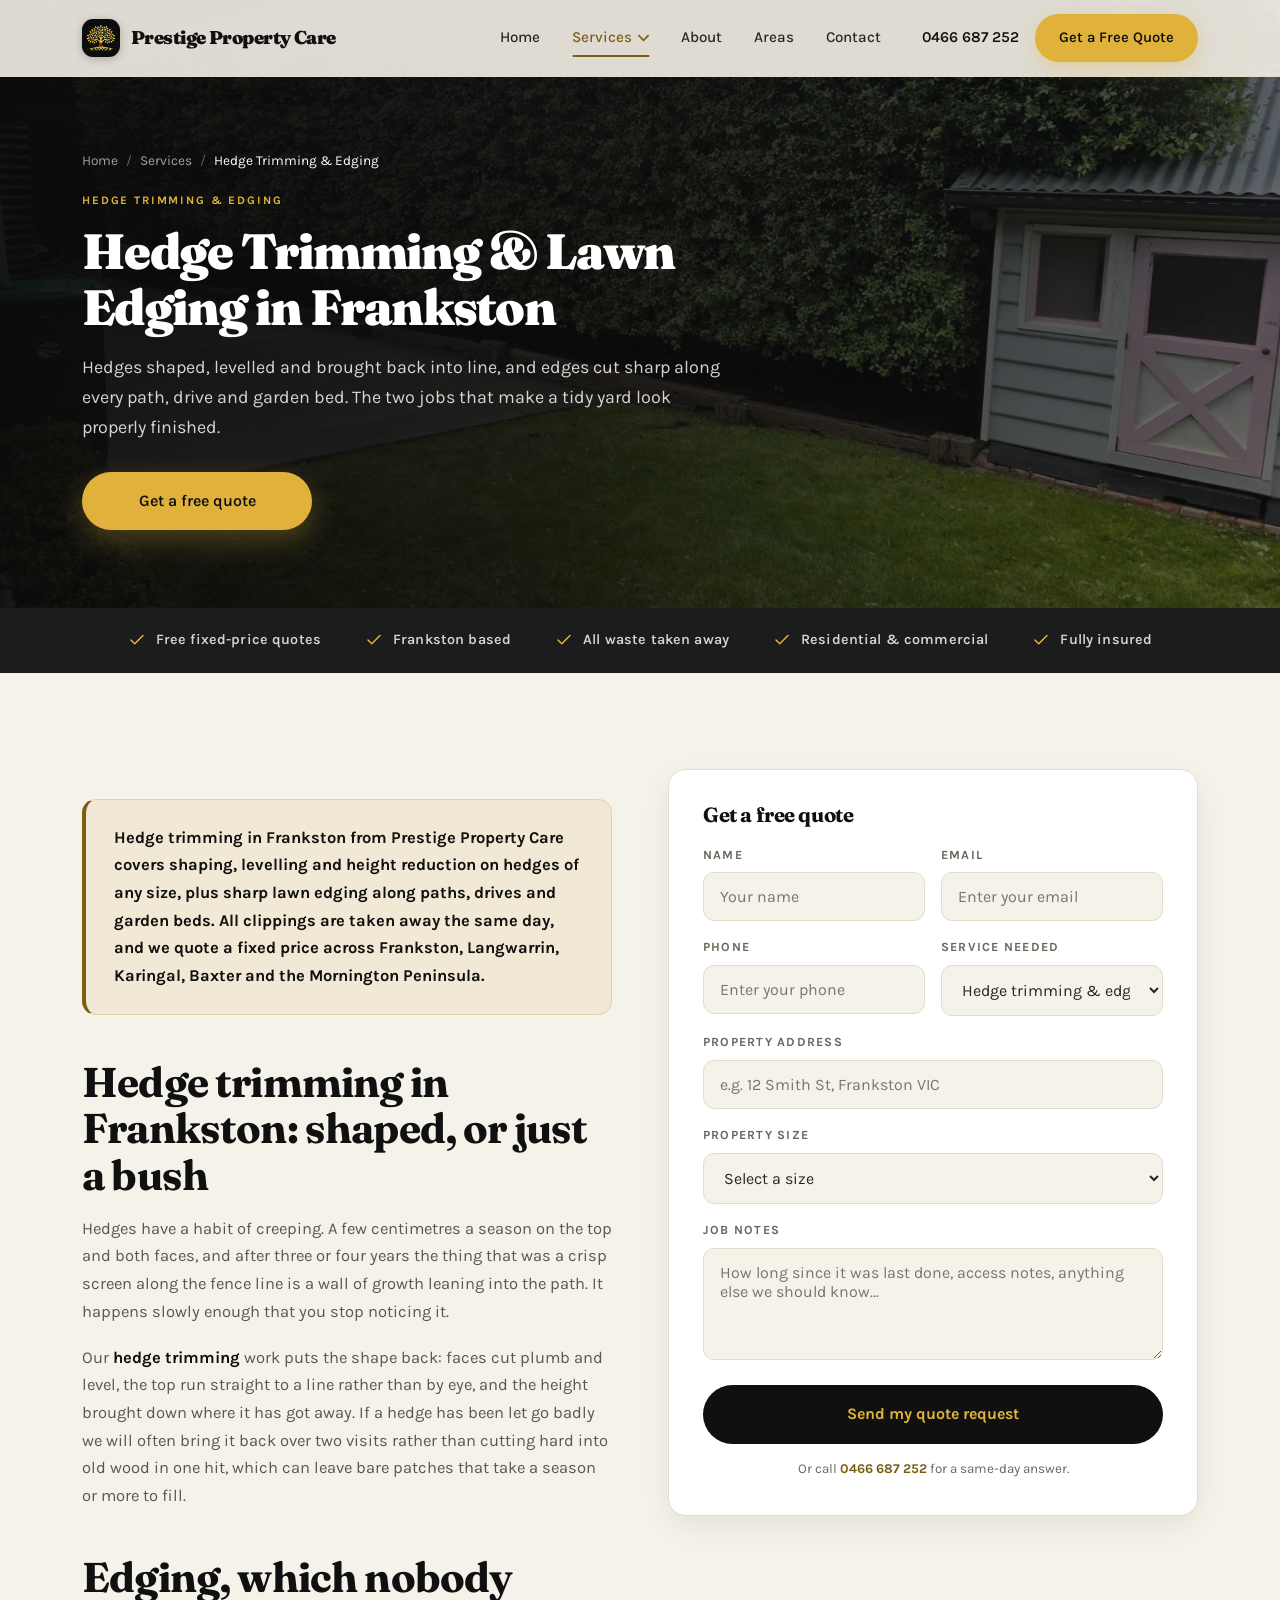
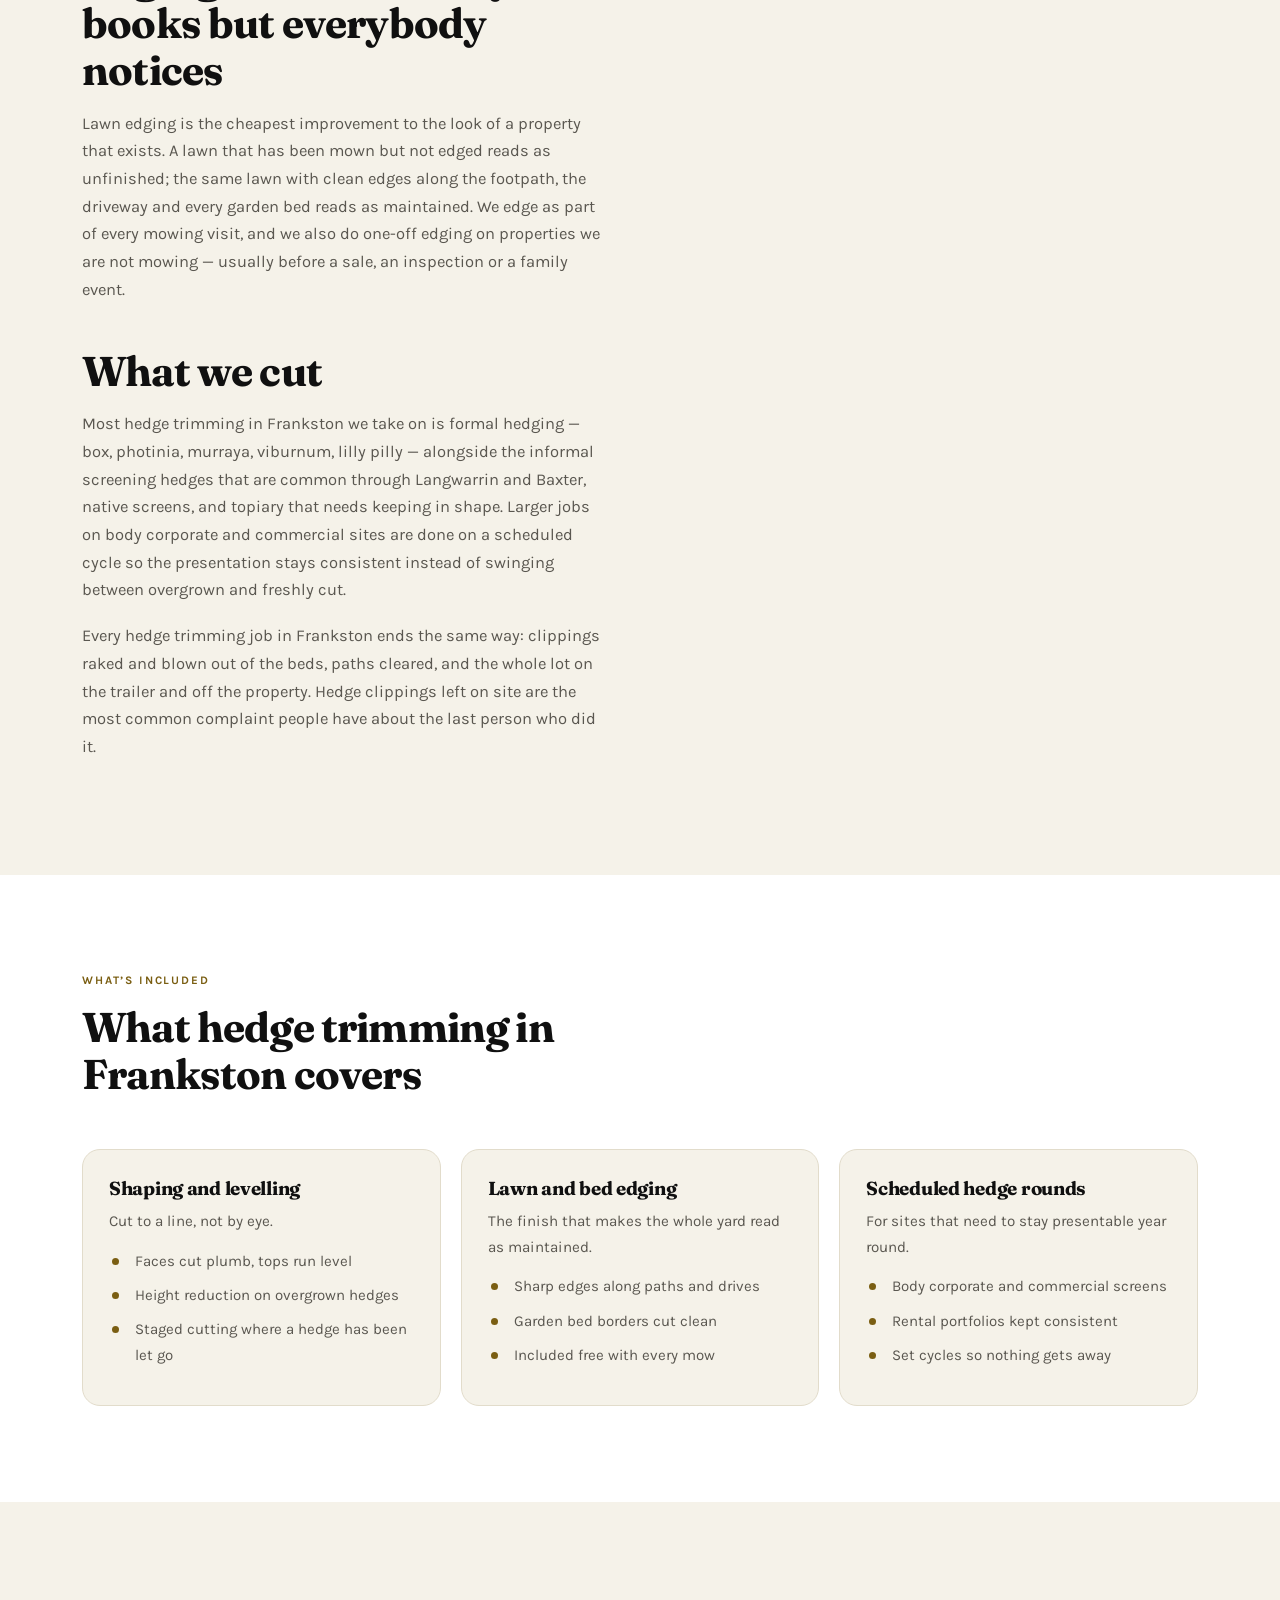
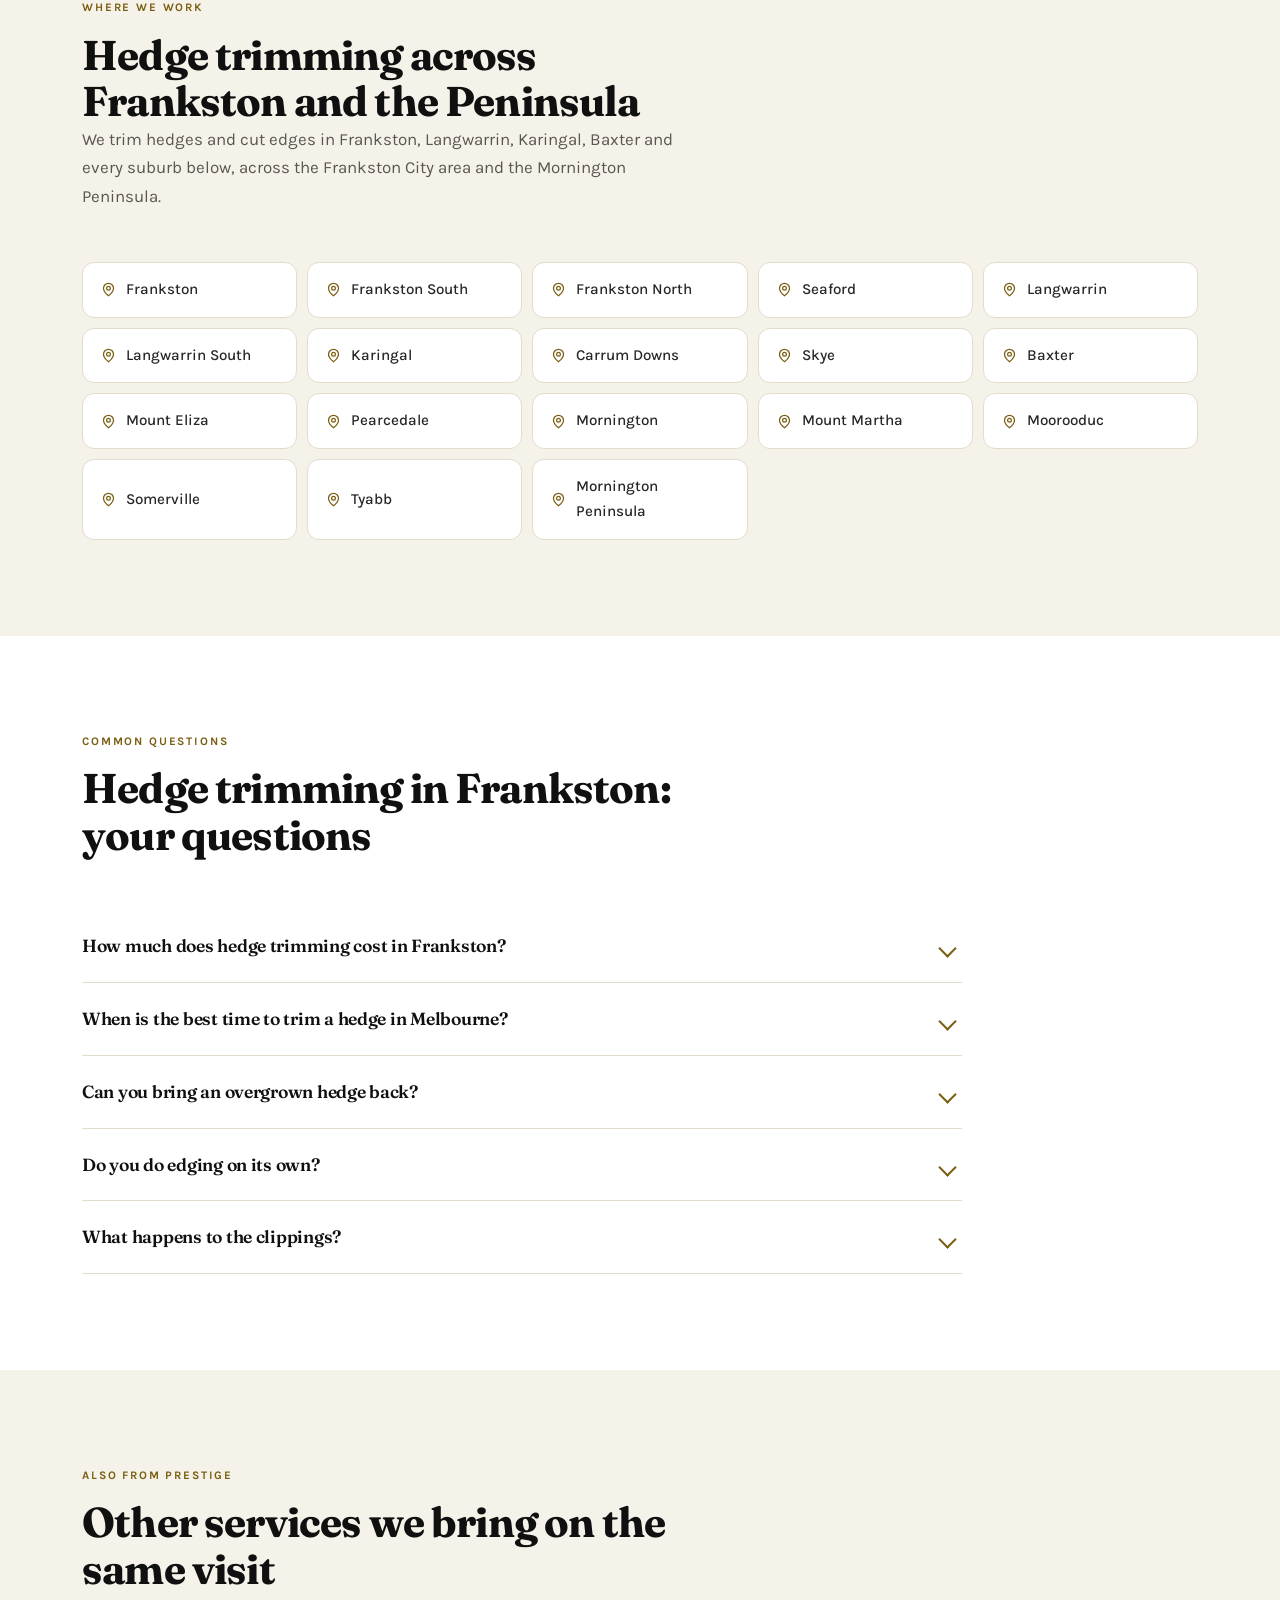
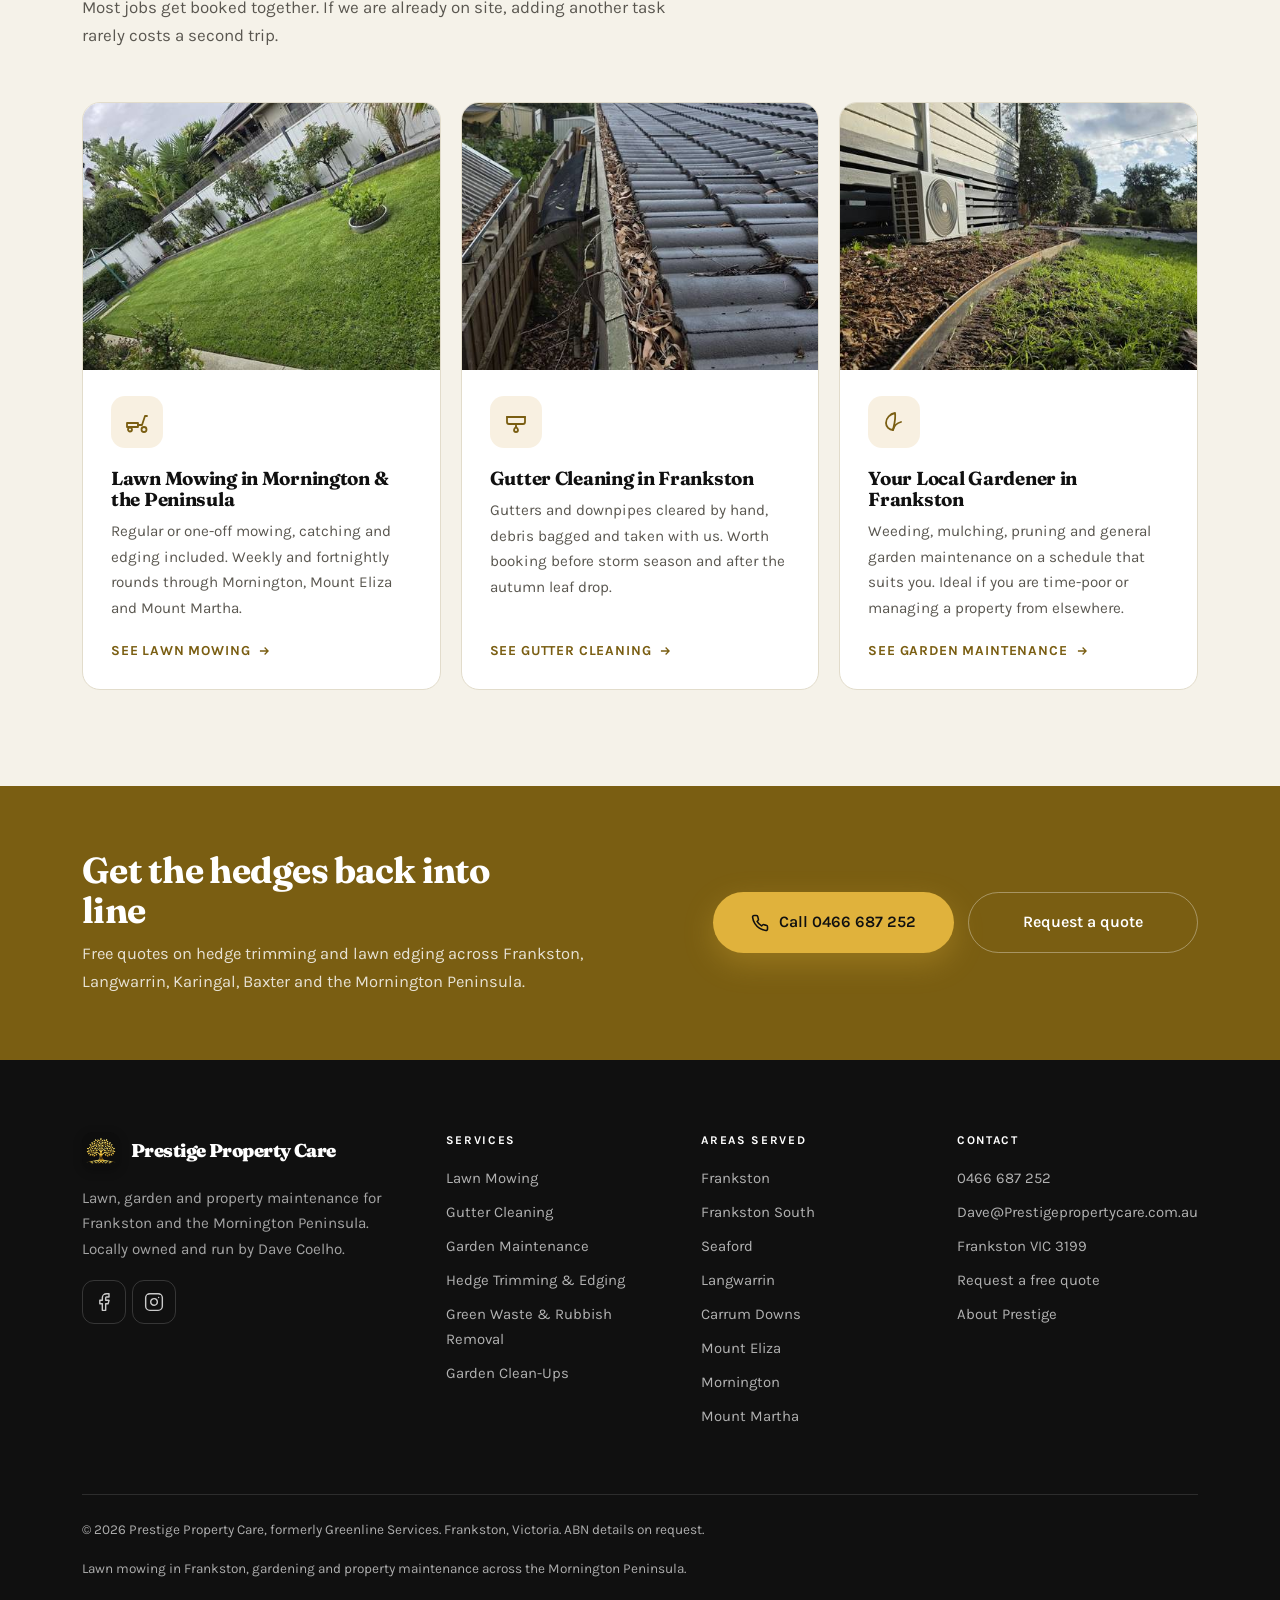
<file: services/hedge-trimming/index.html>
<!DOCTYPE html>
<html lang="en-AU">
<head>
<!-- sales-brain:analytics -->
<!-- sales-brain:ga -->
<script async src="https://www.googletagmanager.com/gtag/js?id=G-1RZ0Q09788"></script>
<script>window.dataLayer=window.dataLayer||[];function gtag(){dataLayer.push(arguments);}gtag('js',new Date());gtag('config','G-1RZ0Q09788');</script>
<!-- /sales-brain:ga -->
<script>addEventListener('load',function(){try{if(!/\/(thank-?you|thanks)(\/|$)/i.test(location.pathname)||typeof gtag!=='function')return;var k='sb-lead:'+location.pathname+location.search;if(sessionStorage.getItem(k))return;sessionStorage.setItem(k,'1');gtag('event','generate_lead',{page_path:location.pathname});}catch(e){}});</script>
<!-- /sales-brain:analytics -->
<meta charset="utf-8">
<meta name="viewport" content="width=device-width, initial-scale=1">
<title>Hedge Trimming Frankston | Prestige Property Care</title>
<meta name="description" content="Hedge trimming in Frankston from Prestige Property Care. Hedges shaped and levelled, lawn edges cut sharp, all clippings taken away. Free quotes.">
<link rel="canonical" href="https://prestigepropertycare.com.au/services/hedge-trimming/">
<meta name="robots" content="index, follow, max-image-preview:large, max-snippet:-1">
<meta name="theme-color" content="#101010">
<meta name="geo.region" content="AU-VIC">
<meta name="geo.placename" content="Frankston, Victoria">
<meta name="geo.position" content="-38.1442;145.1281">
<meta name="ICBM" content="-38.1442, 145.1281">

<meta property="og:type" content="website">
<meta property="og:locale" content="en_AU">
<meta property="og:site_name" content="Prestige Property Care">
<meta property="og:title" content="Hedge Trimming Frankston | Prestige Property Care">
<meta property="og:description" content="Hedge trimming in Frankston from Prestige Property Care. Hedges shaped and levelled, lawn edges cut sharp, all clippings taken away. Free quotes.">
<meta property="og:url" content="https://prestigepropertycare.com.au/services/hedge-trimming/">
<meta property="og:image" content="https://prestigepropertycare.com.au/assets/img/og.jpg">
<meta name="twitter:card" content="summary_large_image">
<meta name="twitter:title" content="Hedge Trimming Frankston | Prestige Property Care">
<meta name="twitter:description" content="Hedge trimming in Frankston from Prestige Property Care. Hedges shaped and levelled, lawn edges cut sharp, all clippings taken away. Free quotes.">
<meta name="twitter:image" content="https://prestigepropertycare.com.au/assets/img/og.jpg">

<link rel="preconnect" href="https://fonts.googleapis.com">
<link rel="preconnect" href="https://fonts.gstatic.com" crossorigin>
<link rel="preload" as="style" href="https://fonts.googleapis.com/css2?family=Fraunces:opsz,wght@9..144,600;9..144,700;9..144,900&family=Karla:wght@400;500;600;700&display=swap">
<link rel="stylesheet" href="https://fonts.googleapis.com/css2?family=Fraunces:opsz,wght@9..144,600;9..144,700;9..144,900&family=Karla:wght@400;500;600;700&display=swap" media="print" onload="this.media='all'">
<noscript><link rel="stylesheet" href="https://fonts.googleapis.com/css2?family=Fraunces:opsz,wght@9..144,600;9..144,700;9..144,900&family=Karla:wght@400;500;600;700&display=swap"></noscript>
<link rel="icon" href="/assets/img/favicon-32.png" sizes="32x32" type="image/png">
<link rel="icon" href="/assets/img/icon-192.png" sizes="192x192" type="image/png">
<link rel="apple-touch-icon" href="/assets/img/apple-touch-icon.png">
<link rel="stylesheet" href="/assets/css/site.min.css">
<link rel="preload" as="image" href="/assets/img/hedge-trimming.jpg" imagesrcset="/assets/img/hedge-trimming-480.jpg 480w, /assets/img/hedge-trimming-800.jpg 800w, /assets/img/hedge-trimming-1200.jpg 1200w, /assets/img/hedge-trimming.jpg 1500w" imagesizes="100vw" fetchpriority="high">


<script defer
  src="https://link.msgsndr.com/js/external-tracking.js"
  data-tracking-id="tk_9f5144f196b340e59b8396dd9921dc07">
</script>
</head>
<body>
<a class="skip-link" href="#main">Skip to content</a>
<!-- Generated by tools/build.py — edit the content there, not here. Prestige Property Care, Frankston VIC. -->
<header class="site-header solid" id="top">
  <div class="nav-inner">
    <a href="/" class="brand" aria-label="Prestige Property Care home">
      <span class="brand-mark"><img src="/assets/img/logo/mark-tree-120.png" alt="Prestige Property Care logo" width="120" height="120" decoding="async"></span>
      <span class="brand-name">Prestige Property Care</span>
    </a>

    <nav class="nav-main" aria-label="Main navigation">
      <a href="/" class="nav-link">Home</a>

      <div class="nav-dropdown">
        <button class="nav-link nav-trigger is-active" aria-expanded="false" aria-controls="services-menu">
          Services
          <svg class="caret" viewBox="0 0 12 8" aria-hidden="true"><path d="M1 1.5 6 6.5l5-5" fill="none" stroke="currentColor" stroke-width="1.8" stroke-linecap="round"/></svg>
        </button>
        <div class="dropdown-panel" id="services-menu" role="menu">
          <a class="dd-item" role="menuitem" href="/services/">
            <span class="dd-icon" aria-hidden="true"><svg viewBox="0 0 24 24" aria-hidden="true"><rect x="3" y="3" width="7" height="7" rx="2"/><rect x="14" y="3" width="7" height="7" rx="2"/><rect x="3" y="14" width="7" height="7" rx="2"/><rect x="14" y="14" width="7" height="7" rx="2"/></svg></span>
            <span class="dd-text"><strong>All Services</strong><em>Complete property upkeep</em></span>
          </a><a class="dd-item" role="menuitem" href="/services/lawn-mowing/">
            <span class="dd-icon" aria-hidden="true"><svg viewBox="0 0 24 24" aria-hidden="true"><path d="M2 17h11v-4H2z"/><circle cx="5" cy="19.5" r="2"/><circle cx="19" cy="19.5" r="2.5"/><path d="M13 15h4l3-9h2"/></svg></span>
            <span class="dd-text"><strong>Lawn Mowing</strong><em>Mornington, Mount Eliza &amp; the Peninsula</em></span>
          </a><a class="dd-item" role="menuitem" href="/services/gutter-cleaning/">
            <span class="dd-icon" aria-hidden="true"><svg viewBox="0 0 24 24" aria-hidden="true"><path d="M3 7h18"/><path d="M3 7v5a2 2 0 0 0 2 2h14a2 2 0 0 0 2-2V7"/><path d="M12 14v3"/><path d="M12 22a2 2 0 0 1-2-2c0-1.2 2-3 2-3s2 1.8 2 3a2 2 0 0 1-2 2Z"/></svg></span>
            <span class="dd-text"><strong>Gutter Cleaning</strong><em>Frankston, Seaford &amp; Carrum Downs</em></span>
          </a><a class="dd-item" role="menuitem" href="/services/garden-maintenance/">
            <span class="dd-icon" aria-hidden="true"><svg viewBox="0 0 24 24" aria-hidden="true"><path d="M11 20A7 7 0 0 1 4 13c0-5 4-9 9-10 1 6-1 12-2 17Z"/><path d="M11 20c1-4 4-7 8-8"/></svg></span>
            <span class="dd-text"><strong>Garden Maintenance</strong><em>Frankston &amp; Frankston South</em></span>
          </a><a class="dd-item" role="menuitem" href="/services/hedge-trimming/">
            <span class="dd-icon" aria-hidden="true"><svg viewBox="0 0 24 24" aria-hidden="true"><circle cx="6" cy="18" r="2.5"/><circle cx="18" cy="18" r="2.5"/><path d="M7.7 16.3 18 4"/><path d="M16.3 16.3 6 4"/></svg></span>
            <span class="dd-text"><strong>Hedge Trimming &amp; Edging</strong><em>Langwarrin, Karingal &amp; Baxter</em></span>
          </a><a class="dd-item" role="menuitem" href="/services/rubbish-removal/">
            <span class="dd-icon" aria-hidden="true"><svg viewBox="0 0 24 24" aria-hidden="true"><path d="M4 7h16"/><path d="M9 7V5a1 1 0 0 1 1-1h4a1 1 0 0 1 1 1v2"/><path d="M6 7l1 13a1 1 0 0 0 1 1h8a1 1 0 0 0 1-1l1-13"/><path d="M10 11v6M14 11v6"/></svg></span>
            <span class="dd-text"><strong>Green Waste &amp; Rubbish Removal</strong><em>Frankston, Skye &amp; Carrum Downs</em></span>
          </a><a class="dd-item" role="menuitem" href="/services/garden-clean-ups/">
            <span class="dd-icon" aria-hidden="true"><svg viewBox="0 0 24 24" aria-hidden="true"><path d="M12 3l1.8 4.7L18.5 9.5 13.8 11.3 12 16l-1.8-4.7L5.5 9.5l4.7-1.8Z"/><path d="M18 16.5l.9 2.3 2.3.9-2.3.9-.9 2.3-.9-2.3-2.3-.9 2.3-.9Z"/></svg></span>
            <span class="dd-text"><strong>Garden Clean-Ups</strong><em>End-of-lease &amp; pre-sale, Mount Eliza</em></span>
          </a>
        </div>
      </div>

      <a href="/about/" class="nav-link">About</a>
      <a href="/#areas" class="nav-link">Areas</a>
      <a href="/contact/" class="nav-link">Contact</a>
    </nav>

    <div class="nav-actions">
      <a href="tel:+61466687252" class="nav-phone">0466 687 252</a>
      <a href="/contact/" class="btn-cta" data-quote-open>Get a Free Quote</a>
    </div>

    <button class="nav-burger" aria-label="Open menu" aria-expanded="false" aria-controls="mobile-nav">
      <span></span><span></span><span></span>
    </button>
  </div>
</header>

<div class="scrim" hidden></div>

<nav class="mobile-nav" id="mobile-nav" aria-label="Mobile navigation">
  <a href="/">Home</a>
  <button class="acc-btn" aria-expanded="false">Services <span aria-hidden="true">+</span></button>
  <div class="acc-body">
    <a href="/services/">All Services</a>
    <a href="/services/lawn-mowing/">Lawn Mowing</a><a href="/services/gutter-cleaning/">Gutter Cleaning</a><a href="/services/garden-maintenance/">Garden Maintenance</a><a href="/services/hedge-trimming/">Hedge Trimming &amp; Edging</a><a href="/services/rubbish-removal/">Green Waste &amp; Rubbish Removal</a><a href="/services/garden-clean-ups/">Garden Clean-Ups</a>
  </div>
  <a href="/about/">About</a>
  <a href="/#areas">Areas</a>
  <a href="/contact/">Contact</a>
  <a href="/contact/" data-quote-open class="mobile-quote">Get a free quote</a>
  <a href="tel:+61466687252">Call 0466 687 252</a>
</nav>
<main id="main">
<section class="page-hero">
  <div class="hero-media" aria-hidden="true"><img src="/assets/img/hedge-trimming.jpg" srcset="/assets/img/hedge-trimming-480.jpg 480w, /assets/img/hedge-trimming-800.jpg 800w, /assets/img/hedge-trimming-1200.jpg 1200w, /assets/img/hedge-trimming.jpg 1500w" sizes="100vw" alt="Long boundary hedge trimmed flat along its face beside a mown lawn in Frankston" width="1500" height="1125" loading="eager" fetchpriority="high" decoding="async"></div>
  <div class="hero-in">
    <nav class="crumbs" aria-label="Breadcrumb"><ol><li><a href="/">Home</a></li><li><a href="/services/">Services</a></li><li><span aria-current="page">Hedge Trimming &amp; Edging</span></li></ol></nav>
    <span class="eyebrow">Hedge trimming &amp; edging</span>
    <h1>Hedge Trimming &amp; Lawn Edging in Frankston</h1>
    <p class="hero-sub">Hedges shaped, levelled and brought back into line, and edges cut sharp along every path, drive and garden bed. The two jobs that make a tidy yard look properly finished.</p>
    <div class="hero-cta">
      <a href="#quote" class="btn-lg btn-solid">Get a free quote</a>
    </div>
  </div>
</section>

<div class="trustbar">
  <div class="wrap">
    <ul>
      <li><svg viewBox="0 0 24 24" aria-hidden="true"><path d="M20 6 9 17l-5-5"/></svg>Free fixed-price quotes</li>
      <li><svg viewBox="0 0 24 24" aria-hidden="true"><path d="M20 6 9 17l-5-5"/></svg>Frankston based</li>
      <li><svg viewBox="0 0 24 24" aria-hidden="true"><path d="M20 6 9 17l-5-5"/></svg>All waste taken away</li>
      <li><svg viewBox="0 0 24 24" aria-hidden="true"><path d="M20 6 9 17l-5-5"/></svg>Residential &amp; commercial</li>
      <li><svg viewBox="0 0 24 24" aria-hidden="true"><path d="M20 6 9 17l-5-5"/></svg>Fully insured</li>
    </ul>
  </div>
</div>



<section class="sec">
  <div class="wrap">
    <div class="split start">
      <div class="prose">
        <div class="callout">
          <p><strong>Hedge trimming in Frankston from Prestige Property Care covers shaping, levelling and height reduction on hedges of any size, plus sharp lawn edging along paths, drives and garden beds. All clippings are taken away the same day, and we quote a fixed price across Frankston, Langwarrin, Karingal, Baxter and the Mornington Peninsula.</strong></p>
        </div>
        
<h2>Hedge trimming in Frankston: shaped, or just a bush</h2>
<p>Hedges have a habit of creeping. A few centimetres a season on the top and both faces, and after three or four years the thing that was a crisp screen along the fence line is a wall of growth leaning into the path. It happens slowly enough that you stop noticing it.</p>
<p>Our <strong>hedge trimming</strong> work puts the shape back: faces cut plumb and level, the top run straight to a line rather than by eye, and the height brought down where it has got away. If a hedge has been let go badly we will often bring it back over two visits rather than cutting hard into old wood in one hit, which can leave bare patches that take a season or more to fill.</p>
<h2>Edging, which nobody books but everybody notices</h2>
<p>Lawn edging is the cheapest improvement to the look of a property that exists. A lawn that has been mown but not edged reads as unfinished; the same lawn with clean edges along the footpath, the driveway and every garden bed reads as maintained. We edge as part of every mowing visit, and we also do one-off edging on properties we are not mowing &mdash; usually before a sale, an inspection or a family event.</p>
<h2>What we cut</h2>
<p>Most hedge trimming in Frankston we take on is formal hedging &mdash; box, photinia, murraya, viburnum, lilly pilly &mdash; alongside the informal screening hedges that are common through Langwarrin and Baxter, native screens, and topiary that needs keeping in shape. Larger jobs on body corporate and commercial sites are done on a scheduled cycle so the presentation stays consistent instead of swinging between overgrown and freshly cut.</p>
<p>Every hedge trimming job in Frankston ends the same way: clippings raked and blown out of the beds, paths cleared, and the whole lot on the trailer and off the property. Hedge clippings left on site are the most common complaint people have about the last person who did it.</p>

      </div>
      <div class="quote-col"><div id="quote"><div class="contact-card">
  <h2 class="form-head">Get a free quote</h2><form class="quote-form" action="/thank-you/" method="get">
    <div class="form-grid">
      <div class="field">
        <label for="qf-full_name">Name</label>
        <input type="text" id="qf-full_name" name="full_name" required autocomplete="name" placeholder="Your name">
      </div>
      <div class="field">
        <label for="qf-email">Email</label>
        <input type="email" id="qf-email" name="email" required autocomplete="email" placeholder="Enter your email">
      </div>
      <div class="field">
        <label for="qf-phone">Phone</label>
        <input type="tel" id="qf-phone" name="phone" required autocomplete="tel" placeholder="Enter your phone">
      </div>
      <div class="field">
        <label for="qf-service_needed">Service needed</label>
        <select id="qf-service_needed" name="service_needed"><option>Lawn mowing</option><option>Gutter cleaning</option><option>Garden maintenance</option><option selected>Hedge trimming &amp; edging</option><option>Green waste &amp; rubbish removal</option><option>End-of-lease or pre-sale clean-up</option><option>Commercial property maintenance</option><option>Something else</option></select>
      </div>
      <div class="field full">
        <label for="qf-property_address">Property address</label>
        <input type="text" id="qf-property_address" name="property_address" required autocomplete="street-address" placeholder="e.g. 12 Smith St, Frankston VIC">
      </div>
      <div class="field full">
        <label for="qf-property_size">Property size</label>
        <select id="qf-property_size" name="property_size"><option value="">Select a size</option><option>Small &mdash; under 300m&sup2;</option><option>Medium &mdash; 300&ndash;600m&sup2;</option><option>Large &mdash; 600&ndash;1000m&sup2;</option><option>Acreage &mdash; over 1000m&sup2;</option><option>Not sure</option></select>
      </div>
      <div class="field full">
        <label for="qf-job_notes">Job notes</label>
        <textarea id="qf-job_notes" name="job_notes" placeholder="How long since it was last done, access notes, anything else we should know&hellip;"></textarea>
      </div>
      <div class="field full" style="margin-bottom:0">
        <button type="submit" class="btn-submit">Send my quote request</button>
        <p class="form-note">Or call <a href="tel:+61466687252">0466 687 252</a> for a same-day answer.</p>
      </div>
    </div>
  </form>
</div></div></div>
    </div>
  </div>
</section>

<section class="sec sec-alt">
  <div class="wrap">
    <div class="sec-head">
      <span class="eyebrow">What&rsquo;s included</span>
      <h2>What hedge trimming in Frankston covers</h2>
    </div>
    <div class="panels"><div class="panel"><h3>Shaping and levelling</h3><p>Cut to a line, not by eye.</p><ul><li>Faces cut plumb, tops run level</li><li>Height reduction on overgrown hedges</li><li>Staged cutting where a hedge has been let go</li></ul></div><div class="panel"><h3>Lawn and bed edging</h3><p>The finish that makes the whole yard read as maintained.</p><ul><li>Sharp edges along paths and drives</li><li>Garden bed borders cut clean</li><li>Included free with every mow</li></ul></div><div class="panel"><h3>Scheduled hedge rounds</h3><p>For sites that need to stay presentable year round.</p><ul><li>Body corporate and commercial screens</li><li>Rental portfolios kept consistent</li><li>Set cycles so nothing gets away</li></ul></div></div>
  </div>
</section>

<section class="sec">
  <div class="wrap">
    <div class="sec-head">
      <span class="eyebrow">Where we work</span>
      <h2>Hedge trimming across Frankston and the Peninsula</h2>
      <p class="lede">We trim hedges and cut edges in Frankston, Langwarrin, Karingal, Baxter and every suburb below, across the Frankston City area and the Mornington Peninsula.</p>
    </div>
    <div class="areas-grid"><span class="area"><svg viewBox="0 0 24 24" aria-hidden="true"><path d="M20 10c0 6-8 12-8 12s-8-6-8-12a8 8 0 0 1 16 0Z"/><circle cx="12" cy="10" r="3"/></svg>Frankston</span><span class="area"><svg viewBox="0 0 24 24" aria-hidden="true"><path d="M20 10c0 6-8 12-8 12s-8-6-8-12a8 8 0 0 1 16 0Z"/><circle cx="12" cy="10" r="3"/></svg>Frankston South</span><span class="area"><svg viewBox="0 0 24 24" aria-hidden="true"><path d="M20 10c0 6-8 12-8 12s-8-6-8-12a8 8 0 0 1 16 0Z"/><circle cx="12" cy="10" r="3"/></svg>Frankston North</span><span class="area"><svg viewBox="0 0 24 24" aria-hidden="true"><path d="M20 10c0 6-8 12-8 12s-8-6-8-12a8 8 0 0 1 16 0Z"/><circle cx="12" cy="10" r="3"/></svg>Seaford</span><span class="area"><svg viewBox="0 0 24 24" aria-hidden="true"><path d="M20 10c0 6-8 12-8 12s-8-6-8-12a8 8 0 0 1 16 0Z"/><circle cx="12" cy="10" r="3"/></svg>Langwarrin</span><span class="area"><svg viewBox="0 0 24 24" aria-hidden="true"><path d="M20 10c0 6-8 12-8 12s-8-6-8-12a8 8 0 0 1 16 0Z"/><circle cx="12" cy="10" r="3"/></svg>Langwarrin South</span><span class="area"><svg viewBox="0 0 24 24" aria-hidden="true"><path d="M20 10c0 6-8 12-8 12s-8-6-8-12a8 8 0 0 1 16 0Z"/><circle cx="12" cy="10" r="3"/></svg>Karingal</span><span class="area"><svg viewBox="0 0 24 24" aria-hidden="true"><path d="M20 10c0 6-8 12-8 12s-8-6-8-12a8 8 0 0 1 16 0Z"/><circle cx="12" cy="10" r="3"/></svg>Carrum Downs</span><span class="area"><svg viewBox="0 0 24 24" aria-hidden="true"><path d="M20 10c0 6-8 12-8 12s-8-6-8-12a8 8 0 0 1 16 0Z"/><circle cx="12" cy="10" r="3"/></svg>Skye</span><span class="area"><svg viewBox="0 0 24 24" aria-hidden="true"><path d="M20 10c0 6-8 12-8 12s-8-6-8-12a8 8 0 0 1 16 0Z"/><circle cx="12" cy="10" r="3"/></svg>Baxter</span><span class="area"><svg viewBox="0 0 24 24" aria-hidden="true"><path d="M20 10c0 6-8 12-8 12s-8-6-8-12a8 8 0 0 1 16 0Z"/><circle cx="12" cy="10" r="3"/></svg>Mount Eliza</span><span class="area"><svg viewBox="0 0 24 24" aria-hidden="true"><path d="M20 10c0 6-8 12-8 12s-8-6-8-12a8 8 0 0 1 16 0Z"/><circle cx="12" cy="10" r="3"/></svg>Pearcedale</span><span class="area"><svg viewBox="0 0 24 24" aria-hidden="true"><path d="M20 10c0 6-8 12-8 12s-8-6-8-12a8 8 0 0 1 16 0Z"/><circle cx="12" cy="10" r="3"/></svg>Mornington</span><span class="area"><svg viewBox="0 0 24 24" aria-hidden="true"><path d="M20 10c0 6-8 12-8 12s-8-6-8-12a8 8 0 0 1 16 0Z"/><circle cx="12" cy="10" r="3"/></svg>Mount Martha</span><span class="area"><svg viewBox="0 0 24 24" aria-hidden="true"><path d="M20 10c0 6-8 12-8 12s-8-6-8-12a8 8 0 0 1 16 0Z"/><circle cx="12" cy="10" r="3"/></svg>Moorooduc</span><span class="area"><svg viewBox="0 0 24 24" aria-hidden="true"><path d="M20 10c0 6-8 12-8 12s-8-6-8-12a8 8 0 0 1 16 0Z"/><circle cx="12" cy="10" r="3"/></svg>Somerville</span><span class="area"><svg viewBox="0 0 24 24" aria-hidden="true"><path d="M20 10c0 6-8 12-8 12s-8-6-8-12a8 8 0 0 1 16 0Z"/><circle cx="12" cy="10" r="3"/></svg>Tyabb</span><span class="area"><svg viewBox="0 0 24 24" aria-hidden="true"><path d="M20 10c0 6-8 12-8 12s-8-6-8-12a8 8 0 0 1 16 0Z"/><circle cx="12" cy="10" r="3"/></svg>Mornington Peninsula</span></div>
  </div>
</section>

<section class="sec sec-alt">
  <div class="wrap">
    <div class="sec-head">
      <span class="eyebrow">Common questions</span>
      <h2>Hedge trimming in Frankston: your questions</h2>
    </div>
    <div class="faq-list"><div class="faq">
        <button class="faq-q" aria-expanded="false">How much does hedge trimming cost in Frankston?</button>
        <div class="faq-a"><p>It comes down to the length and height of the hedge, how far it has been let go, and how much waste comes off it. A regularly maintained hedge is quick. One that has not been touched in three years is a bigger job with a lot more to take away. We quote a fixed price after seeing it, and we will tell you if it is better done over two visits.</p></div>
      </div><div class="faq">
        <button class="faq-q" aria-expanded="false">When is the best time to trim a hedge in Melbourne?</button>
        <div class="faq-a"><p>Late spring and again in late summer suits most formal hedges here, with a light tidy in between if you want it crisp year round. Avoid hard cutting in the middle of winter or during a heatwave. Flowering hedges are better trimmed just after they finish flowering so you do not cut off next season's buds.</p></div>
      </div><div class="faq">
        <button class="faq-q" aria-expanded="false">Can you bring an overgrown hedge back?</button>
        <div class="faq-a"><p>Usually, yes. If the hedge is healthy we can reduce it back towards its original line, though on some species cutting hard into old bare wood will leave patches that take a season to fill. Where that is a risk we stage it over two visits so it recovers properly.</p></div>
      </div><div class="faq">
        <button class="faq-q" aria-expanded="false">Do you do edging on its own?</button>
        <div class="faq-a"><p>Yes. Edging is included free on every mowing visit, but we also do one-off edging for properties we do not mow &mdash; commonly before a sale, an open inspection or an event.</p></div>
      </div><div class="faq">
        <button class="faq-q" aria-expanded="false">What happens to the clippings?</button>
        <div class="faq-a"><p>They are raked and blown out of the beds and off the paths, loaded onto the trailer and taken away the same day. Nothing is left behind the shed.</p></div>
      </div></div>
  </div>
</section>

<section class="sec">
  <div class="wrap">
    <div class="sec-head">
      <span class="eyebrow">Also from Prestige</span>
      <h2>Other services we bring on the same visit</h2>
      <p class="lede">Most jobs get booked together. If we are already on site, adding another task rarely costs a second trip.</p>
    </div>
    <div class="svc-grid"><a class="svc" href="/services/lawn-mowing/">
        <span class="svc-photo"><img src="/assets/img/lawn-mowing.jpg" srcset="/assets/img/lawn-mowing-480.jpg 480w, /assets/img/lawn-mowing-800.jpg 800w, /assets/img/lawn-mowing-1200.jpg 1200w, /assets/img/lawn-mowing.jpg 1304w" sizes="(max-width:600px) 100vw, (max-width:1040px) 50vw, 360px" alt="Freshly mown back lawn edged along the concrete path, with planted garden beds behind, on a Mornington Peninsula property" width="1304" height="978" loading="lazy" decoding="async"></span>
        <span class="svc-body">
          <span class="svc-icon" aria-hidden="true"><svg viewBox="0 0 24 24"><path d="M2 17h11v-4H2z"/><circle cx="5" cy="19.5" r="2"/><circle cx="19" cy="19.5" r="2.5"/><path d="M13 15h4l3-9h2"/></svg></span>
          <h3>Lawn Mowing in Mornington &amp; the Peninsula</h3>
          <p>Regular or one-off mowing, catching and edging included. Weekly and fortnightly rounds through Mornington, Mount Eliza and Mount Martha.</p>
          <span class="svc-link">See lawn mowing <svg viewBox="0 0 24 24" aria-hidden="true"><path d="M5 12h14M13 6l6 6-6 6"/></svg></span>
        </span>
      </a><a class="svc" href="/services/gutter-cleaning/">
        <span class="svc-photo"><img src="/assets/img/gutter-cleaning.jpg" srcset="/assets/img/gutter-cleaning-480.jpg 480w, /assets/img/gutter-cleaning-800.jpg 800w, /assets/img/gutter-cleaning-1200.jpg 1200w, /assets/img/gutter-cleaning.jpg 1600w" sizes="(max-width:600px) 100vw, (max-width:1040px) 50vw, 360px" alt="Roof gutter in Frankston packed with gum leaves and bark before a Prestige Property Care gutter clean" width="1600" height="1200" loading="lazy" decoding="async"></span>
        <span class="svc-body">
          <span class="svc-icon" aria-hidden="true"><svg viewBox="0 0 24 24"><path d="M3 7h18"/><path d="M3 7v5a2 2 0 0 0 2 2h14a2 2 0 0 0 2-2V7"/><path d="M12 14v3"/><path d="M12 22a2 2 0 0 1-2-2c0-1.2 2-3 2-3s2 1.8 2 3a2 2 0 0 1-2 2Z"/></svg></span>
          <h3>Gutter Cleaning in Frankston</h3>
          <p>Gutters and downpipes cleared by hand, debris bagged and taken with us. Worth booking before storm season and after the autumn leaf drop.</p>
          <span class="svc-link">See gutter cleaning <svg viewBox="0 0 24 24" aria-hidden="true"><path d="M5 12h14M13 6l6 6-6 6"/></svg></span>
        </span>
      </a><a class="svc" href="/services/garden-maintenance/">
        <span class="svc-photo"><img src="/assets/img/garden-maintenance.jpg" srcset="/assets/img/garden-maintenance-480.jpg 480w, /assets/img/garden-maintenance-800.jpg 800w, /assets/img/garden-maintenance-1200.jpg 1200w, /assets/img/garden-maintenance.jpg 1600w" sizes="(max-width:600px) 100vw, (max-width:1040px) 50vw, 360px" alt="Garden bed remulched and re-edged beside a mown lawn during a regular garden maintenance visit in Frankston" width="1600" height="1200" loading="lazy" decoding="async"></span>
        <span class="svc-body">
          <span class="svc-icon" aria-hidden="true"><svg viewBox="0 0 24 24"><path d="M11 20A7 7 0 0 1 4 13c0-5 4-9 9-10 1 6-1 12-2 17Z"/><path d="M11 20c1-4 4-7 8-8"/></svg></span>
          <h3>Your Local Gardener in Frankston</h3>
          <p>Weeding, mulching, pruning and general garden maintenance on a schedule that suits you. Ideal if you are time-poor or managing a property from elsewhere.</p>
          <span class="svc-link">See garden maintenance <svg viewBox="0 0 24 24" aria-hidden="true"><path d="M5 12h14M13 6l6 6-6 6"/></svg></span>
        </span>
      </a></div>
  </div>
</section>



<section class="cta-band">
  <div class="wrap">
    <div>
      <h2>Get the hedges back into line</h2>
      <p>Free quotes on hedge trimming and lawn edging across Frankston, Langwarrin, Karingal, Baxter and the Mornington Peninsula.</p>
    </div>
    <div class="hero-cta">
      <a href="tel:+61466687252" class="btn-lg btn-solid"><svg viewBox="0 0 24 24" aria-hidden="true"><path d="M22 16.9v3a2 2 0 0 1-2.2 2 19.8 19.8 0 0 1-8.6-3.1 19.5 19.5 0 0 1-6-6A19.8 19.8 0 0 1 2.1 4.2 2 2 0 0 1 4.1 2h3a2 2 0 0 1 2 1.7c.1 1 .4 1.9.7 2.8a2 2 0 0 1-.5 2.1L8.1 9.9a16 16 0 0 0 6 6l1.3-1.2a2 2 0 0 1 2.1-.5c.9.3 1.8.6 2.8.7a2 2 0 0 1 1.7 2Z"/></svg> Call 0466 687 252</a>
      <button type="button" class="btn-lg btn-ghost" data-quote-open>Request a quote</button>
    </div>
  </div>
</section>

</main>
<footer>
  <div class="wrap">
    <div class="f-grid">
      <div class="f-about">
        <a href="/" class="brand">
          <span class="brand-mark"><img src="/assets/img/logo/mark-tree-120.png" alt="Prestige Property Care logo" width="120" height="120" loading="lazy" decoding="async"></span>
          <span class="brand-name">Prestige Property Care</span>
        </a>
        <p>Lawn, garden and property maintenance for Frankston and the Mornington Peninsula. Locally owned and run by Dave Coelho.</p>
        <ul class="f-social">
          <li><a href="https://www.facebook.com/profile.php?id=61594050001979" aria-label="Prestige Property Care on Facebook" rel="noopener"><svg viewBox="0 0 24 24" aria-hidden="true"><path d="M18 2h-3a5 5 0 0 0-5 5v3H7v4h3v8h4v-8h3l1-4h-4V7a1 1 0 0 1 1-1h3Z"/></svg></a></li>
          <li><a href="https://www.instagram.com/prestigepropertycarefrankston/" aria-label="Prestige Property Care on Instagram" rel="noopener"><svg viewBox="0 0 24 24" aria-hidden="true"><rect x="2" y="2" width="20" height="20" rx="5"/><path d="M16 11.4A4 4 0 1 1 12.6 8 4 4 0 0 1 16 11.4Z"/><path d="M17.5 6.5h.01"/></svg></a></li>
        </ul>
      </div>
      <div>
        <h2 class="f-head">Services</h2>
        <ul><li><a href="/services/lawn-mowing/">Lawn Mowing</a></li><li><a href="/services/gutter-cleaning/">Gutter Cleaning</a></li><li><a href="/services/garden-maintenance/">Garden Maintenance</a></li><li><a href="/services/hedge-trimming/">Hedge Trimming &amp; Edging</a></li><li><a href="/services/rubbish-removal/">Green Waste &amp; Rubbish Removal</a></li><li><a href="/services/garden-clean-ups/">Garden Clean-Ups</a></li></ul>
      </div>
      <div>
        <h2 class="f-head">Areas served</h2>
        <ul><li><a href="/#areas">Frankston</a></li><li><a href="/#areas">Frankston South</a></li><li><a href="/#areas">Seaford</a></li><li><a href="/#areas">Langwarrin</a></li><li><a href="/#areas">Carrum Downs</a></li><li><a href="/#areas">Mount Eliza</a></li><li><a href="/#areas">Mornington</a></li><li><a href="/#areas">Mount Martha</a></li></ul>
      </div>
      <div>
        <h2 class="f-head">Contact</h2>
        <ul>
          <li><a href="tel:+61466687252">0466 687 252</a></li>
          <li><a href="mailto:Dave@Prestigepropertycare.com.au">Dave@Prestigepropertycare.com.au</a></li>
          <li>Frankston VIC 3199</li>
          <li><a href="/contact/">Request a free quote</a></li>
          <li><a href="/about/">About Prestige</a></li>
        </ul>
      </div>
    </div>
    <div class="f-bottom">
      <span>&copy; 2026 Prestige Property Care, formerly Greenline Services. Frankston, Victoria. ABN details on request.</span>
      <span>Lawn mowing in Frankston, gardening and property maintenance across the Mornington Peninsula.</span>
    </div>
  </div>
</footer>

<div class="modal" id="quote-modal" hidden>
  <div class="modal-scrim" data-quote-close></div>
  <div class="modal-panel" role="dialog" aria-modal="true" aria-labelledby="quote-modal-title">
    <button class="modal-close" type="button" aria-label="Close" data-quote-close>
      <svg viewBox="0 0 24 24" aria-hidden="true"><path d="M18 6 6 18M6 6l12 12"/></svg>
    </button>
    <div class="modal-head">
      <span class="eyebrow">Free quote</span>
      <h2 id="quote-modal-title">Tell us about the property</h2>
      <p>Fixed price, no call-out fee, no obligation. Or call <a href="tel:+61466687252">0466 687 252</a> for a same-day answer.</p>
    </div>
    
  <form class="quote-form" action="/thank-you/" method="get">
    <div class="form-grid">
      <div class="field">
        <label for="qm-full_name">Name</label>
        <input type="text" id="qm-full_name" name="full_name" required autocomplete="name" placeholder="Your name">
      </div>
      <div class="field">
        <label for="qm-email">Email</label>
        <input type="email" id="qm-email" name="email" required autocomplete="email" placeholder="Enter your email">
      </div>
      <div class="field">
        <label for="qm-phone">Phone</label>
        <input type="tel" id="qm-phone" name="phone" required autocomplete="tel" placeholder="Enter your phone">
      </div>
      <div class="field">
        <label for="qm-service_needed">Service needed</label>
        <select id="qm-service_needed" name="service_needed"><option>Lawn mowing</option><option>Gutter cleaning</option><option>Garden maintenance</option><option>Hedge trimming &amp; edging</option><option>Green waste &amp; rubbish removal</option><option>End-of-lease or pre-sale clean-up</option><option>Commercial property maintenance</option><option>Something else</option></select>
      </div>
      <div class="field full">
        <label for="qm-property_address">Property address</label>
        <input type="text" id="qm-property_address" name="property_address" required autocomplete="street-address" placeholder="e.g. 12 Smith St, Frankston VIC">
      </div>
      <div class="field full">
        <label for="qm-property_size">Property size</label>
        <select id="qm-property_size" name="property_size"><option value="">Select a size</option><option>Small &mdash; under 300m&sup2;</option><option>Medium &mdash; 300&ndash;600m&sup2;</option><option>Large &mdash; 600&ndash;1000m&sup2;</option><option>Acreage &mdash; over 1000m&sup2;</option><option>Not sure</option></select>
      </div>
      <div class="field full">
        <label for="qm-job_notes">Job notes</label>
        <textarea id="qm-job_notes" name="job_notes" placeholder="How long since it was last done, access notes, anything else we should know&hellip;"></textarea>
      </div>
      <div class="field full" style="margin-bottom:0">
        <button type="submit" class="btn-submit">Send my quote request</button>
        <p class="form-note">Or call <a href="tel:+61466687252">0466 687 252</a> for a same-day answer.</p>
      </div>
    </div>
  </form>

  </div>
</div>
<script type="application/ld+json">
{
  "@context": "https://schema.org",
  "@type": "Service",
  "@id": "https://prestigepropertycare.com.au/services/hedge-trimming/#service",
  "name": "Hedge Trimming & Lawn Edging in Frankston",
  "serviceType": "Hedge Trimming & Edging",
  "description": "Hedge trimming in Frankston from Prestige Property Care. Hedges shaped and levelled, lawn edges cut sharp, all clippings taken away. Free quotes.",
  "url": "https://prestigepropertycare.com.au/services/hedge-trimming/",
  "provider": {"@id": "https://prestigepropertycare.com.au/#business"},
  "areaServed": [
    {"@type":"Place","name":"Frankston, VIC, Australia"},
    {"@type":"Place","name":"Frankston South, VIC, Australia"},
    {"@type":"Place","name":"Frankston North, VIC, Australia"},
    {"@type":"Place","name":"Seaford, VIC, Australia"},
    {"@type":"Place","name":"Langwarrin, VIC, Australia"},
    {"@type":"Place","name":"Langwarrin South, VIC, Australia"},
    {"@type":"Place","name":"Karingal, VIC, Australia"},
    {"@type":"Place","name":"Carrum Downs, VIC, Australia"},
    {"@type":"Place","name":"Skye, VIC, Australia"},
    {"@type":"Place","name":"Baxter, VIC, Australia"},
    {"@type":"Place","name":"Mount Eliza, VIC, Australia"},
    {"@type":"Place","name":"Pearcedale, VIC, Australia"},
    {"@type":"Place","name":"Mornington, VIC, Australia"},
    {"@type":"Place","name":"Mount Martha, VIC, Australia"},
    {"@type":"Place","name":"Moorooduc, VIC, Australia"},
    {"@type":"Place","name":"Somerville, VIC, Australia"},
    {"@type":"Place","name":"Tyabb, VIC, Australia"},
    {"@type":"Place","name":"Mornington Peninsula, VIC, Australia"}
  ],
  "offers": {
    "@type": "Offer",
    "priceCurrency": "AUD",
    "availability": "https://schema.org/InStock",
    "url": "https://prestigepropertycare.com.au/contact/"
  }
}
</script>
<script type="application/ld+json">
{
  "@context": "https://schema.org",
  "@type": "FAQPage",
  "mainEntity": [
    {"@type":"Question","name":"How much does hedge trimming cost in Frankston?","acceptedAnswer":{"@type":"Answer","text":"It comes down to the length and height of the hedge, how far it has been let go, and how much waste comes off it. A regularly maintained hedge is quick. One that has not been touched in three years is a bigger job with a lot more to take away. We quote a fixed price after seeing it, and we will tell you if it is better done over two visits."}},
    {"@type":"Question","name":"When is the best time to trim a hedge in Melbourne?","acceptedAnswer":{"@type":"Answer","text":"Late spring and again in late summer suits most formal hedges here, with a light tidy in between if you want it crisp year round. Avoid hard cutting in the middle of winter or during a heatwave. Flowering hedges are better trimmed just after they finish flowering so you do not cut off next season's buds."}},
    {"@type":"Question","name":"Can you bring an overgrown hedge back?","acceptedAnswer":{"@type":"Answer","text":"Usually, yes. If the hedge is healthy we can reduce it back towards its original line, though on some species cutting hard into old bare wood will leave patches that take a season to fill. Where that is a risk we stage it over two visits so it recovers properly."}},
    {"@type":"Question","name":"Do you do edging on its own?","acceptedAnswer":{"@type":"Answer","text":"Yes. Edging is included free on every mowing visit, but we also do one-off edging for properties we do not mow — commonly before a sale, an open inspection or an event."}},
    {"@type":"Question","name":"What happens to the clippings?","acceptedAnswer":{"@type":"Answer","text":"They are raked and blown out of the beds and off the paths, loaded onto the trailer and taken away the same day. Nothing is left behind the shed."}}
  ]
}
</script>
<script type="application/ld+json">
{
  "@context": "https://schema.org",
  "@type": "BreadcrumbList",
  "itemListElement": [
    {"@type":"ListItem","position":1,"name":"Home","item":"https://prestigepropertycare.com.au/"},
    {"@type":"ListItem","position":2,"name":"Services","item":"https://prestigepropertycare.com.au/services/"},
    {"@type":"ListItem","position":3,"name":"Hedge Trimming & Edging","item":"https://prestigepropertycare.com.au/services/hedge-trimming/"}
  ]
}
</script>
<script src="/assets/js/site.js" defer></script>
</body>
</html>
</file>
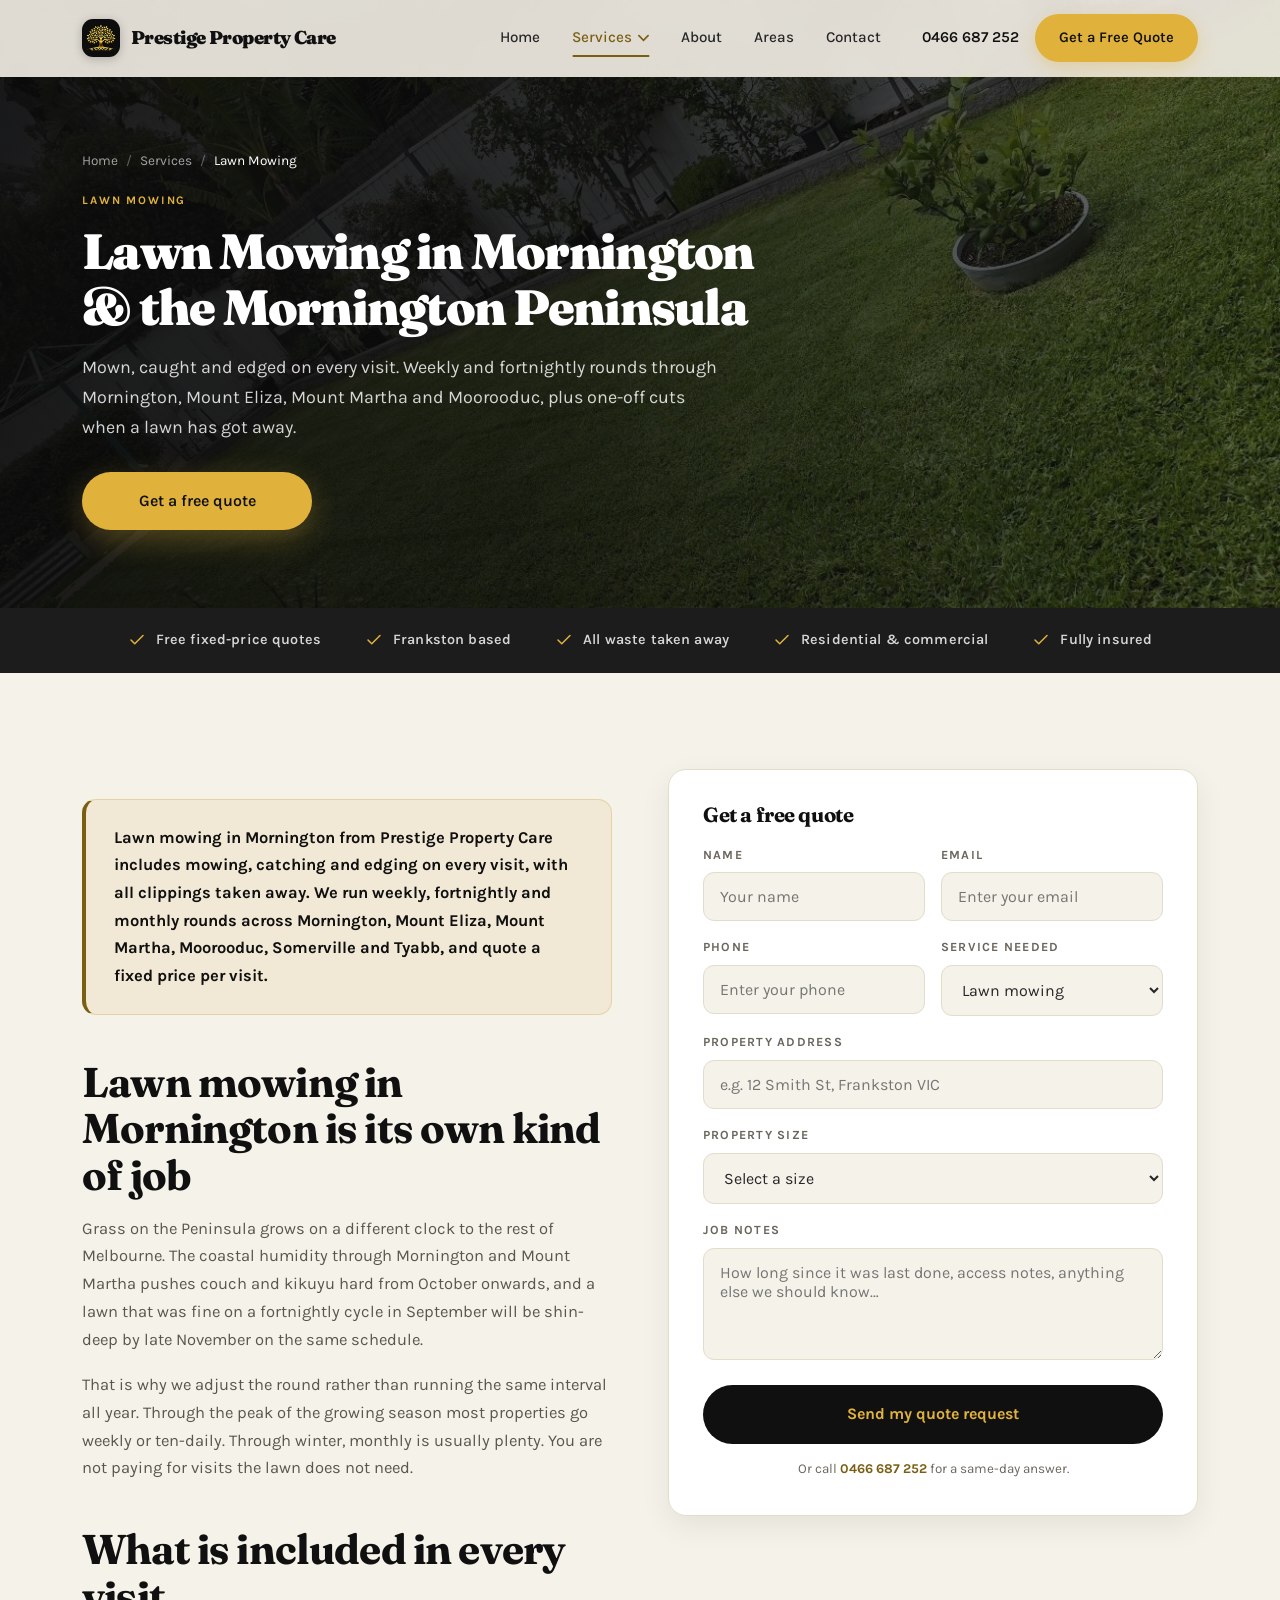
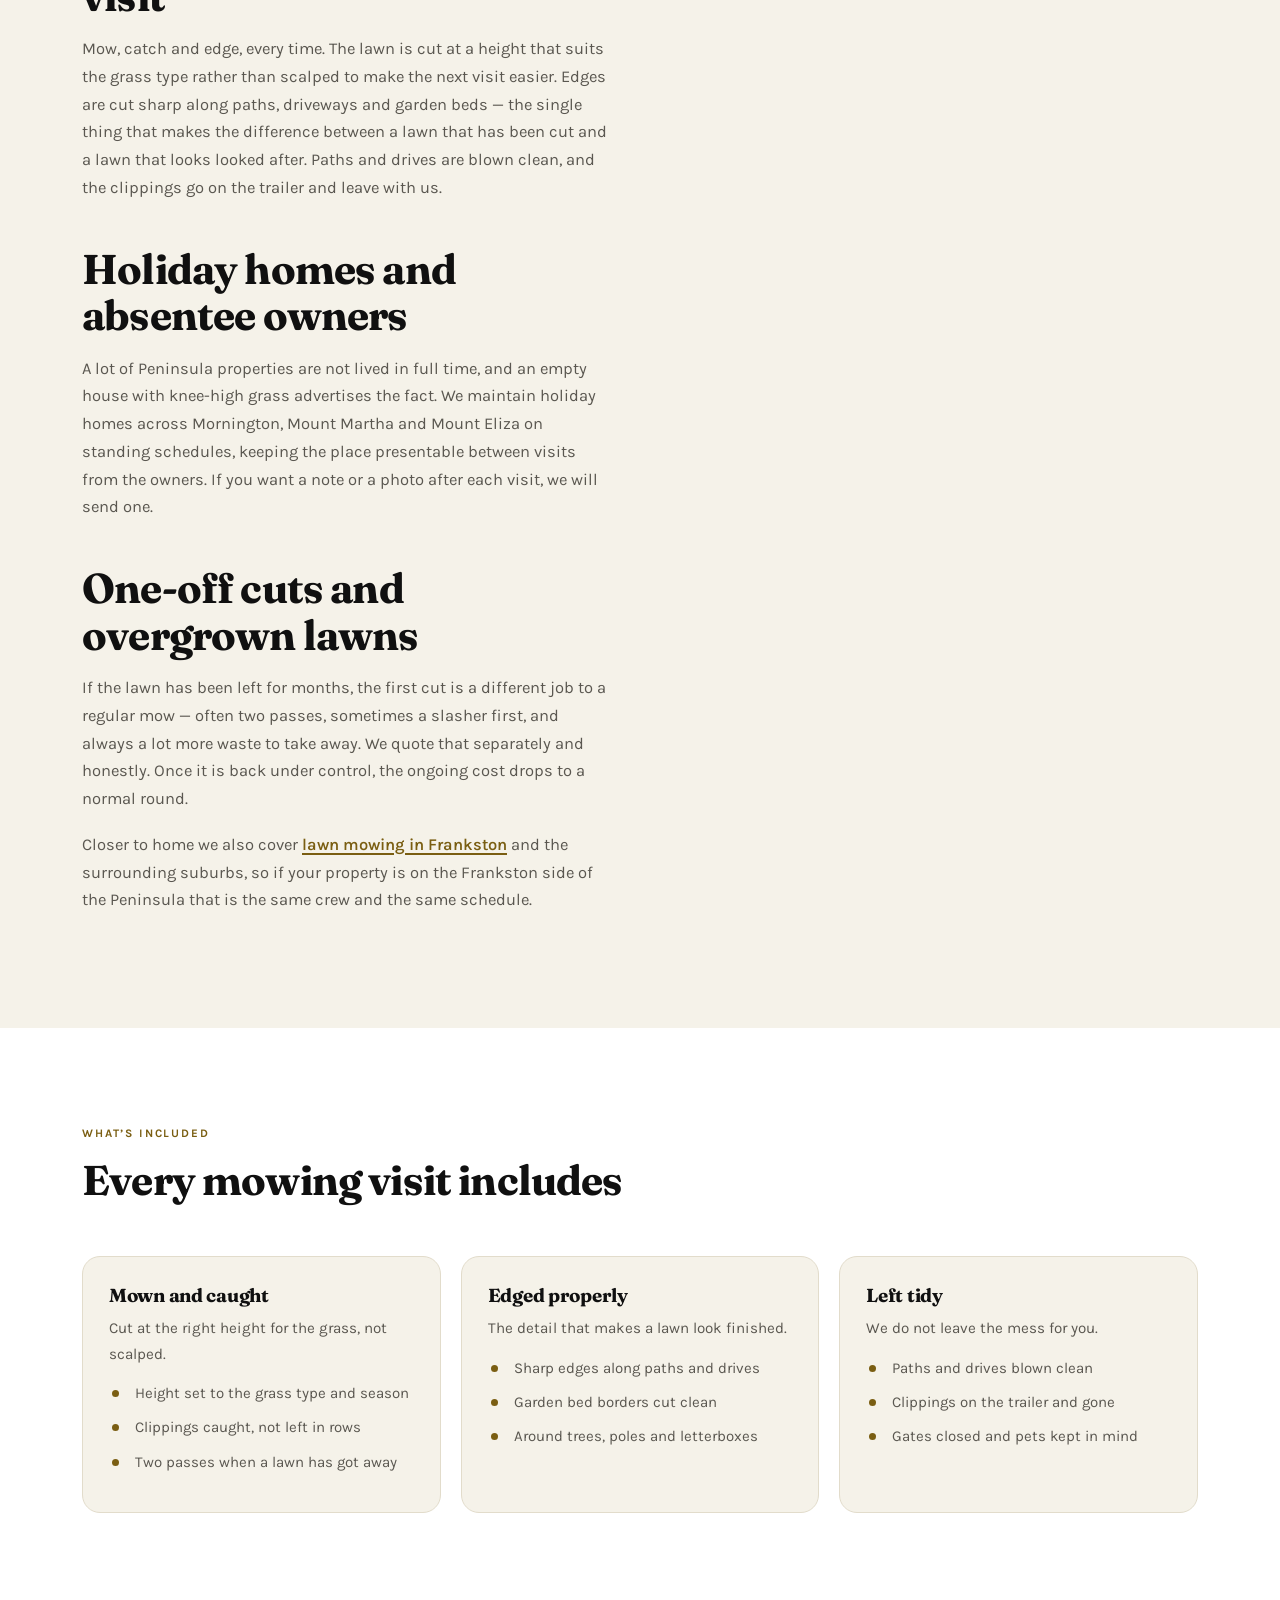
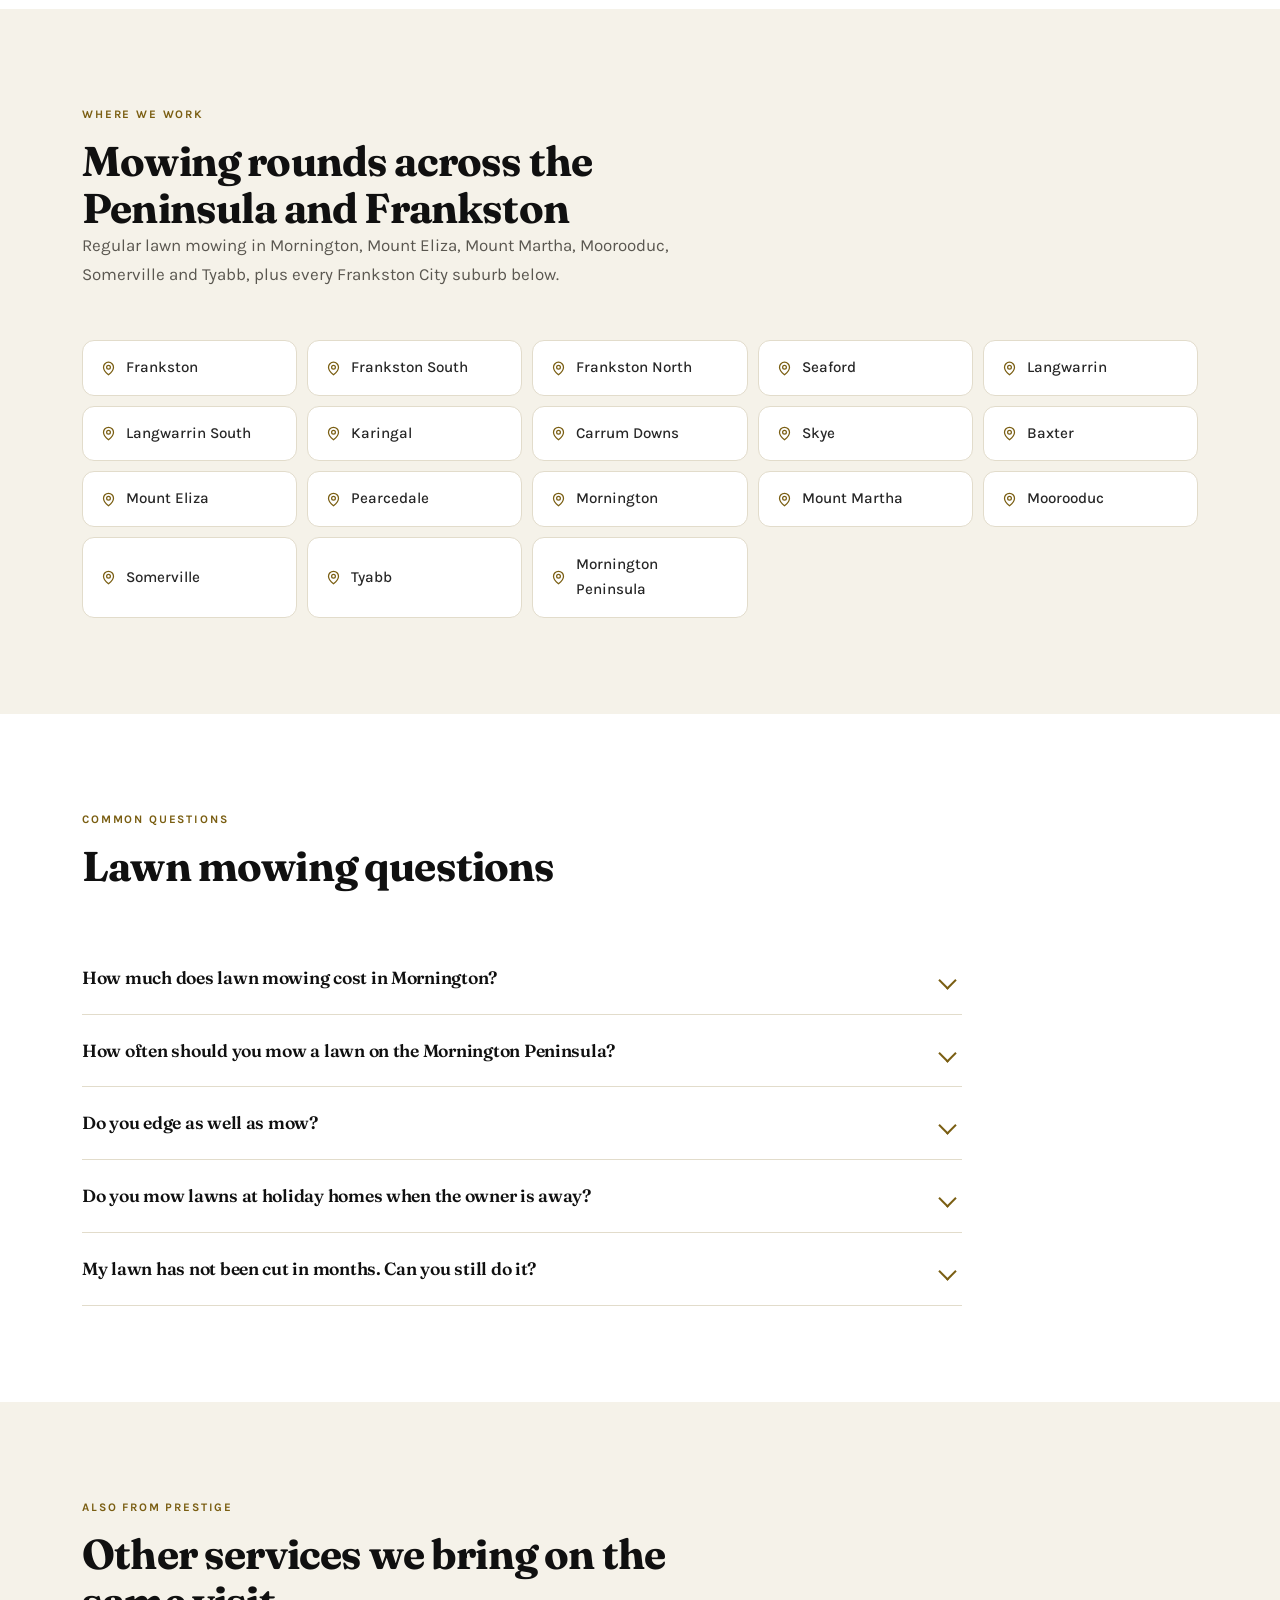
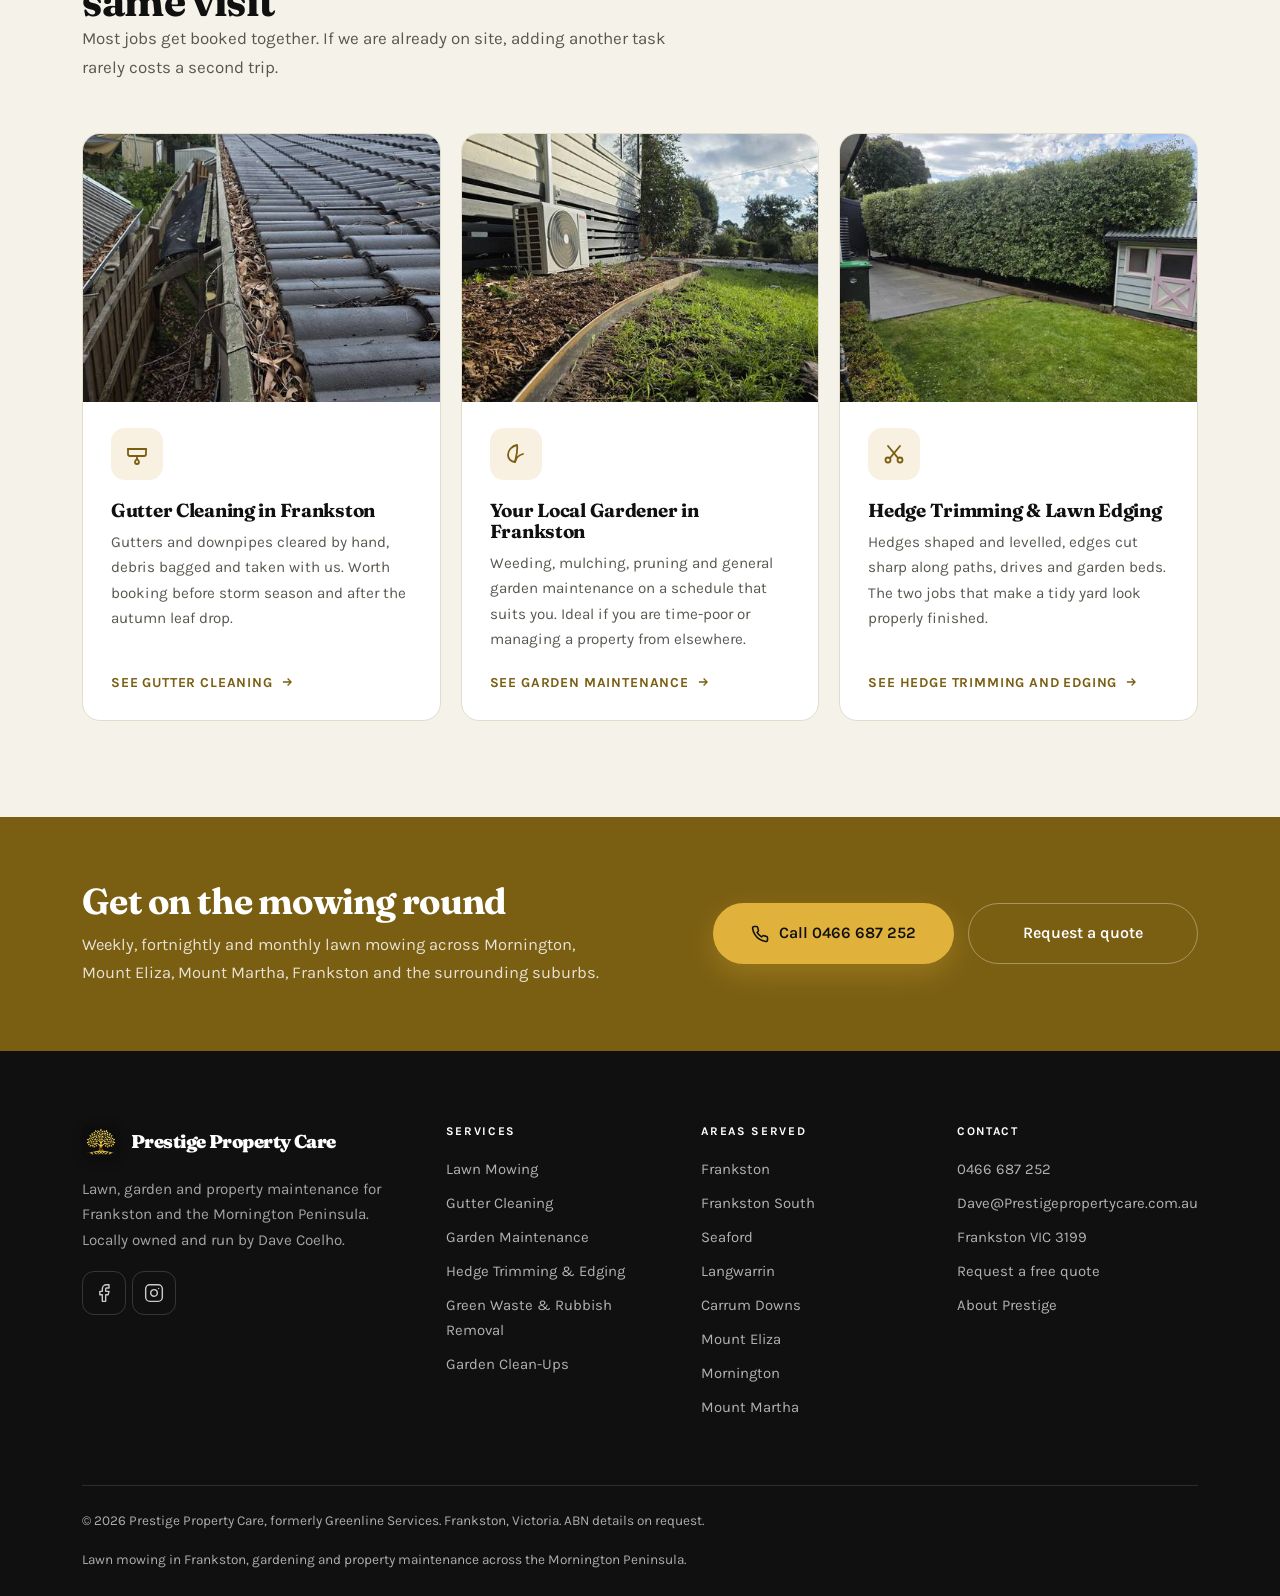
<file: services/lawn-mowing/index.html>
<!DOCTYPE html>
<html lang="en-AU">
<head>
<!-- sales-brain:analytics -->
<!-- sales-brain:ga -->
<script async src="https://www.googletagmanager.com/gtag/js?id=G-1RZ0Q09788"></script>
<script>window.dataLayer=window.dataLayer||[];function gtag(){dataLayer.push(arguments);}gtag('js',new Date());gtag('config','G-1RZ0Q09788');</script>
<!-- /sales-brain:ga -->
<script>addEventListener('load',function(){try{if(!/\/(thank-?you|thanks)(\/|$)/i.test(location.pathname)||typeof gtag!=='function')return;var k='sb-lead:'+location.pathname+location.search;if(sessionStorage.getItem(k))return;sessionStorage.setItem(k,'1');gtag('event','generate_lead',{page_path:location.pathname});}catch(e){}});</script>
<!-- /sales-brain:analytics -->
<meta charset="utf-8">
<meta name="viewport" content="width=device-width, initial-scale=1">
<title>Lawn Mowing Mornington | Prestige Property Care</title>
<meta name="description" content="Lawn mowing in Mornington and across the Peninsula. Prestige Property Care mows, catches and edges on weekly, fortnightly or one-off visits. Free quotes.">
<link rel="canonical" href="https://prestigepropertycare.com.au/services/lawn-mowing/">
<meta name="robots" content="index, follow, max-image-preview:large, max-snippet:-1">
<meta name="theme-color" content="#101010">
<meta name="geo.region" content="AU-VIC">
<meta name="geo.placename" content="Frankston, Victoria">
<meta name="geo.position" content="-38.1442;145.1281">
<meta name="ICBM" content="-38.1442, 145.1281">

<meta property="og:type" content="website">
<meta property="og:locale" content="en_AU">
<meta property="og:site_name" content="Prestige Property Care">
<meta property="og:title" content="Lawn Mowing Mornington | Prestige Property Care">
<meta property="og:description" content="Lawn mowing in Mornington and across the Peninsula. Prestige Property Care mows, catches and edges on weekly, fortnightly or one-off visits. Free quotes.">
<meta property="og:url" content="https://prestigepropertycare.com.au/services/lawn-mowing/">
<meta property="og:image" content="https://prestigepropertycare.com.au/assets/img/og.jpg">
<meta name="twitter:card" content="summary_large_image">
<meta name="twitter:title" content="Lawn Mowing Mornington | Prestige Property Care">
<meta name="twitter:description" content="Lawn mowing in Mornington and across the Peninsula. Prestige Property Care mows, catches and edges on weekly, fortnightly or one-off visits. Free quotes.">
<meta name="twitter:image" content="https://prestigepropertycare.com.au/assets/img/og.jpg">

<link rel="preconnect" href="https://fonts.googleapis.com">
<link rel="preconnect" href="https://fonts.gstatic.com" crossorigin>
<link rel="preload" as="style" href="https://fonts.googleapis.com/css2?family=Fraunces:opsz,wght@9..144,600;9..144,700;9..144,900&family=Karla:wght@400;500;600;700&display=swap">
<link rel="stylesheet" href="https://fonts.googleapis.com/css2?family=Fraunces:opsz,wght@9..144,600;9..144,700;9..144,900&family=Karla:wght@400;500;600;700&display=swap" media="print" onload="this.media='all'">
<noscript><link rel="stylesheet" href="https://fonts.googleapis.com/css2?family=Fraunces:opsz,wght@9..144,600;9..144,700;9..144,900&family=Karla:wght@400;500;600;700&display=swap"></noscript>
<link rel="icon" href="/assets/img/favicon-32.png" sizes="32x32" type="image/png">
<link rel="icon" href="/assets/img/icon-192.png" sizes="192x192" type="image/png">
<link rel="apple-touch-icon" href="/assets/img/apple-touch-icon.png">
<link rel="stylesheet" href="/assets/css/site.min.css">
<link rel="preload" as="image" href="/assets/img/lawn-mowing.jpg" imagesrcset="/assets/img/lawn-mowing-480.jpg 480w, /assets/img/lawn-mowing-800.jpg 800w, /assets/img/lawn-mowing-1200.jpg 1200w, /assets/img/lawn-mowing.jpg 1304w" imagesizes="100vw" fetchpriority="high">


<script defer
  src="https://link.msgsndr.com/js/external-tracking.js"
  data-tracking-id="tk_9f5144f196b340e59b8396dd9921dc07">
</script>
</head>
<body>
<a class="skip-link" href="#main">Skip to content</a>
<!-- Generated by tools/build.py — edit the content there, not here. Prestige Property Care, Frankston VIC. -->
<header class="site-header solid" id="top">
  <div class="nav-inner">
    <a href="/" class="brand" aria-label="Prestige Property Care home">
      <span class="brand-mark"><img src="/assets/img/logo/mark-tree-120.png" alt="Prestige Property Care logo" width="120" height="120" decoding="async"></span>
      <span class="brand-name">Prestige Property Care</span>
    </a>

    <nav class="nav-main" aria-label="Main navigation">
      <a href="/" class="nav-link">Home</a>

      <div class="nav-dropdown">
        <button class="nav-link nav-trigger is-active" aria-expanded="false" aria-controls="services-menu">
          Services
          <svg class="caret" viewBox="0 0 12 8" aria-hidden="true"><path d="M1 1.5 6 6.5l5-5" fill="none" stroke="currentColor" stroke-width="1.8" stroke-linecap="round"/></svg>
        </button>
        <div class="dropdown-panel" id="services-menu" role="menu">
          <a class="dd-item" role="menuitem" href="/services/">
            <span class="dd-icon" aria-hidden="true"><svg viewBox="0 0 24 24" aria-hidden="true"><rect x="3" y="3" width="7" height="7" rx="2"/><rect x="14" y="3" width="7" height="7" rx="2"/><rect x="3" y="14" width="7" height="7" rx="2"/><rect x="14" y="14" width="7" height="7" rx="2"/></svg></span>
            <span class="dd-text"><strong>All Services</strong><em>Complete property upkeep</em></span>
          </a><a class="dd-item" role="menuitem" href="/services/lawn-mowing/">
            <span class="dd-icon" aria-hidden="true"><svg viewBox="0 0 24 24" aria-hidden="true"><path d="M2 17h11v-4H2z"/><circle cx="5" cy="19.5" r="2"/><circle cx="19" cy="19.5" r="2.5"/><path d="M13 15h4l3-9h2"/></svg></span>
            <span class="dd-text"><strong>Lawn Mowing</strong><em>Mornington, Mount Eliza &amp; the Peninsula</em></span>
          </a><a class="dd-item" role="menuitem" href="/services/gutter-cleaning/">
            <span class="dd-icon" aria-hidden="true"><svg viewBox="0 0 24 24" aria-hidden="true"><path d="M3 7h18"/><path d="M3 7v5a2 2 0 0 0 2 2h14a2 2 0 0 0 2-2V7"/><path d="M12 14v3"/><path d="M12 22a2 2 0 0 1-2-2c0-1.2 2-3 2-3s2 1.8 2 3a2 2 0 0 1-2 2Z"/></svg></span>
            <span class="dd-text"><strong>Gutter Cleaning</strong><em>Frankston, Seaford &amp; Carrum Downs</em></span>
          </a><a class="dd-item" role="menuitem" href="/services/garden-maintenance/">
            <span class="dd-icon" aria-hidden="true"><svg viewBox="0 0 24 24" aria-hidden="true"><path d="M11 20A7 7 0 0 1 4 13c0-5 4-9 9-10 1 6-1 12-2 17Z"/><path d="M11 20c1-4 4-7 8-8"/></svg></span>
            <span class="dd-text"><strong>Garden Maintenance</strong><em>Frankston &amp; Frankston South</em></span>
          </a><a class="dd-item" role="menuitem" href="/services/hedge-trimming/">
            <span class="dd-icon" aria-hidden="true"><svg viewBox="0 0 24 24" aria-hidden="true"><circle cx="6" cy="18" r="2.5"/><circle cx="18" cy="18" r="2.5"/><path d="M7.7 16.3 18 4"/><path d="M16.3 16.3 6 4"/></svg></span>
            <span class="dd-text"><strong>Hedge Trimming &amp; Edging</strong><em>Langwarrin, Karingal &amp; Baxter</em></span>
          </a><a class="dd-item" role="menuitem" href="/services/rubbish-removal/">
            <span class="dd-icon" aria-hidden="true"><svg viewBox="0 0 24 24" aria-hidden="true"><path d="M4 7h16"/><path d="M9 7V5a1 1 0 0 1 1-1h4a1 1 0 0 1 1 1v2"/><path d="M6 7l1 13a1 1 0 0 0 1 1h8a1 1 0 0 0 1-1l1-13"/><path d="M10 11v6M14 11v6"/></svg></span>
            <span class="dd-text"><strong>Green Waste &amp; Rubbish Removal</strong><em>Frankston, Skye &amp; Carrum Downs</em></span>
          </a><a class="dd-item" role="menuitem" href="/services/garden-clean-ups/">
            <span class="dd-icon" aria-hidden="true"><svg viewBox="0 0 24 24" aria-hidden="true"><path d="M12 3l1.8 4.7L18.5 9.5 13.8 11.3 12 16l-1.8-4.7L5.5 9.5l4.7-1.8Z"/><path d="M18 16.5l.9 2.3 2.3.9-2.3.9-.9 2.3-.9-2.3-2.3-.9 2.3-.9Z"/></svg></span>
            <span class="dd-text"><strong>Garden Clean-Ups</strong><em>End-of-lease &amp; pre-sale, Mount Eliza</em></span>
          </a>
        </div>
      </div>

      <a href="/about/" class="nav-link">About</a>
      <a href="/#areas" class="nav-link">Areas</a>
      <a href="/contact/" class="nav-link">Contact</a>
    </nav>

    <div class="nav-actions">
      <a href="tel:+61466687252" class="nav-phone">0466 687 252</a>
      <a href="/contact/" class="btn-cta" data-quote-open>Get a Free Quote</a>
    </div>

    <button class="nav-burger" aria-label="Open menu" aria-expanded="false" aria-controls="mobile-nav">
      <span></span><span></span><span></span>
    </button>
  </div>
</header>

<div class="scrim" hidden></div>

<nav class="mobile-nav" id="mobile-nav" aria-label="Mobile navigation">
  <a href="/">Home</a>
  <button class="acc-btn" aria-expanded="false">Services <span aria-hidden="true">+</span></button>
  <div class="acc-body">
    <a href="/services/">All Services</a>
    <a href="/services/lawn-mowing/">Lawn Mowing</a><a href="/services/gutter-cleaning/">Gutter Cleaning</a><a href="/services/garden-maintenance/">Garden Maintenance</a><a href="/services/hedge-trimming/">Hedge Trimming &amp; Edging</a><a href="/services/rubbish-removal/">Green Waste &amp; Rubbish Removal</a><a href="/services/garden-clean-ups/">Garden Clean-Ups</a>
  </div>
  <a href="/about/">About</a>
  <a href="/#areas">Areas</a>
  <a href="/contact/">Contact</a>
  <a href="/contact/" data-quote-open class="mobile-quote">Get a free quote</a>
  <a href="tel:+61466687252">Call 0466 687 252</a>
</nav>
<main id="main">
<section class="page-hero">
  <div class="hero-media" aria-hidden="true"><img src="/assets/img/lawn-mowing.jpg" srcset="/assets/img/lawn-mowing-480.jpg 480w, /assets/img/lawn-mowing-800.jpg 800w, /assets/img/lawn-mowing-1200.jpg 1200w, /assets/img/lawn-mowing.jpg 1304w" sizes="100vw" alt="Freshly mown back lawn edged along the concrete path, with planted garden beds behind, on a Mornington Peninsula property" width="1304" height="978" loading="eager" fetchpriority="high" decoding="async"></div>
  <div class="hero-in">
    <nav class="crumbs" aria-label="Breadcrumb"><ol><li><a href="/">Home</a></li><li><a href="/services/">Services</a></li><li><span aria-current="page">Lawn Mowing</span></li></ol></nav>
    <span class="eyebrow">Lawn mowing</span>
    <h1>Lawn Mowing in Mornington &amp; the Mornington Peninsula</h1>
    <p class="hero-sub">Mown, caught and edged on every visit. Weekly and fortnightly rounds through Mornington, Mount Eliza, Mount Martha and Moorooduc, plus one-off cuts when a lawn has got away.</p>
    <div class="hero-cta">
      <a href="#quote" class="btn-lg btn-solid">Get a free quote</a>
    </div>
  </div>
</section>

<div class="trustbar">
  <div class="wrap">
    <ul>
      <li><svg viewBox="0 0 24 24" aria-hidden="true"><path d="M20 6 9 17l-5-5"/></svg>Free fixed-price quotes</li>
      <li><svg viewBox="0 0 24 24" aria-hidden="true"><path d="M20 6 9 17l-5-5"/></svg>Frankston based</li>
      <li><svg viewBox="0 0 24 24" aria-hidden="true"><path d="M20 6 9 17l-5-5"/></svg>All waste taken away</li>
      <li><svg viewBox="0 0 24 24" aria-hidden="true"><path d="M20 6 9 17l-5-5"/></svg>Residential &amp; commercial</li>
      <li><svg viewBox="0 0 24 24" aria-hidden="true"><path d="M20 6 9 17l-5-5"/></svg>Fully insured</li>
    </ul>
  </div>
</div>



<section class="sec">
  <div class="wrap">
    <div class="split start">
      <div class="prose">
        <div class="callout">
          <p><strong>Lawn mowing in Mornington from Prestige Property Care includes mowing, catching and edging on every visit, with all clippings taken away. We run weekly, fortnightly and monthly rounds across Mornington, Mount Eliza, Mount Martha, Moorooduc, Somerville and Tyabb, and quote a fixed price per visit.</strong></p>
        </div>
        
<h2>Lawn mowing in Mornington is its own kind of job</h2>
<p>Grass on the Peninsula grows on a different clock to the rest of Melbourne. The coastal humidity through Mornington and Mount Martha pushes couch and kikuyu hard from October onwards, and a lawn that was fine on a fortnightly cycle in September will be shin-deep by late November on the same schedule.</p>
<p>That is why we adjust the round rather than running the same interval all year. Through the peak of the growing season most properties go weekly or ten-daily. Through winter, monthly is usually plenty. You are not paying for visits the lawn does not need.</p>
<h2>What is included in every visit</h2>
<p>Mow, catch and edge, every time. The lawn is cut at a height that suits the grass type rather than scalped to make the next visit easier. Edges are cut sharp along paths, driveways and garden beds &mdash; the single thing that makes the difference between a lawn that has been cut and a lawn that looks looked after. Paths and drives are blown clean, and the clippings go on the trailer and leave with us.</p>
<h2>Holiday homes and absentee owners</h2>
<p>A lot of Peninsula properties are not lived in full time, and an empty house with knee-high grass advertises the fact. We maintain holiday homes across Mornington, Mount Martha and Mount Eliza on standing schedules, keeping the place presentable between visits from the owners. If you want a note or a photo after each visit, we will send one.</p>
<h2>One-off cuts and overgrown lawns</h2>
<p>If the lawn has been left for months, the first cut is a different job to a regular mow &mdash; often two passes, sometimes a slasher first, and always a lot more waste to take away. We quote that separately and honestly. Once it is back under control, the ongoing cost drops to a normal round.</p>
<p>Closer to home we also cover <a href="/">lawn mowing in Frankston</a> and the surrounding suburbs, so if your property is on the Frankston side of the Peninsula that is the same crew and the same schedule.</p>

      </div>
      <div class="quote-col"><div id="quote"><div class="contact-card">
  <h2 class="form-head">Get a free quote</h2><form class="quote-form" action="/thank-you/" method="get">
    <div class="form-grid">
      <div class="field">
        <label for="qf-full_name">Name</label>
        <input type="text" id="qf-full_name" name="full_name" required autocomplete="name" placeholder="Your name">
      </div>
      <div class="field">
        <label for="qf-email">Email</label>
        <input type="email" id="qf-email" name="email" required autocomplete="email" placeholder="Enter your email">
      </div>
      <div class="field">
        <label for="qf-phone">Phone</label>
        <input type="tel" id="qf-phone" name="phone" required autocomplete="tel" placeholder="Enter your phone">
      </div>
      <div class="field">
        <label for="qf-service_needed">Service needed</label>
        <select id="qf-service_needed" name="service_needed"><option selected>Lawn mowing</option><option>Gutter cleaning</option><option>Garden maintenance</option><option>Hedge trimming &amp; edging</option><option>Green waste &amp; rubbish removal</option><option>End-of-lease or pre-sale clean-up</option><option>Commercial property maintenance</option><option>Something else</option></select>
      </div>
      <div class="field full">
        <label for="qf-property_address">Property address</label>
        <input type="text" id="qf-property_address" name="property_address" required autocomplete="street-address" placeholder="e.g. 12 Smith St, Frankston VIC">
      </div>
      <div class="field full">
        <label for="qf-property_size">Property size</label>
        <select id="qf-property_size" name="property_size"><option value="">Select a size</option><option>Small &mdash; under 300m&sup2;</option><option>Medium &mdash; 300&ndash;600m&sup2;</option><option>Large &mdash; 600&ndash;1000m&sup2;</option><option>Acreage &mdash; over 1000m&sup2;</option><option>Not sure</option></select>
      </div>
      <div class="field full">
        <label for="qf-job_notes">Job notes</label>
        <textarea id="qf-job_notes" name="job_notes" placeholder="How long since it was last done, access notes, anything else we should know&hellip;"></textarea>
      </div>
      <div class="field full" style="margin-bottom:0">
        <button type="submit" class="btn-submit">Send my quote request</button>
        <p class="form-note">Or call <a href="tel:+61466687252">0466 687 252</a> for a same-day answer.</p>
      </div>
    </div>
  </form>
</div></div></div>
    </div>
  </div>
</section>

<section class="sec sec-alt">
  <div class="wrap">
    <div class="sec-head">
      <span class="eyebrow">What&rsquo;s included</span>
      <h2>Every mowing visit includes</h2>
    </div>
    <div class="panels"><div class="panel"><h3>Mown and caught</h3><p>Cut at the right height for the grass, not scalped.</p><ul><li>Height set to the grass type and season</li><li>Clippings caught, not left in rows</li><li>Two passes when a lawn has got away</li></ul></div><div class="panel"><h3>Edged properly</h3><p>The detail that makes a lawn look finished.</p><ul><li>Sharp edges along paths and drives</li><li>Garden bed borders cut clean</li><li>Around trees, poles and letterboxes</li></ul></div><div class="panel"><h3>Left tidy</h3><p>We do not leave the mess for you.</p><ul><li>Paths and drives blown clean</li><li>Clippings on the trailer and gone</li><li>Gates closed and pets kept in mind</li></ul></div></div>
  </div>
</section>

<section class="sec">
  <div class="wrap">
    <div class="sec-head">
      <span class="eyebrow">Where we work</span>
      <h2>Mowing rounds across the Peninsula and Frankston</h2>
      <p class="lede">Regular lawn mowing in Mornington, Mount Eliza, Mount Martha, Moorooduc, Somerville and Tyabb, plus every Frankston City suburb below.</p>
    </div>
    <div class="areas-grid"><span class="area"><svg viewBox="0 0 24 24" aria-hidden="true"><path d="M20 10c0 6-8 12-8 12s-8-6-8-12a8 8 0 0 1 16 0Z"/><circle cx="12" cy="10" r="3"/></svg>Frankston</span><span class="area"><svg viewBox="0 0 24 24" aria-hidden="true"><path d="M20 10c0 6-8 12-8 12s-8-6-8-12a8 8 0 0 1 16 0Z"/><circle cx="12" cy="10" r="3"/></svg>Frankston South</span><span class="area"><svg viewBox="0 0 24 24" aria-hidden="true"><path d="M20 10c0 6-8 12-8 12s-8-6-8-12a8 8 0 0 1 16 0Z"/><circle cx="12" cy="10" r="3"/></svg>Frankston North</span><span class="area"><svg viewBox="0 0 24 24" aria-hidden="true"><path d="M20 10c0 6-8 12-8 12s-8-6-8-12a8 8 0 0 1 16 0Z"/><circle cx="12" cy="10" r="3"/></svg>Seaford</span><span class="area"><svg viewBox="0 0 24 24" aria-hidden="true"><path d="M20 10c0 6-8 12-8 12s-8-6-8-12a8 8 0 0 1 16 0Z"/><circle cx="12" cy="10" r="3"/></svg>Langwarrin</span><span class="area"><svg viewBox="0 0 24 24" aria-hidden="true"><path d="M20 10c0 6-8 12-8 12s-8-6-8-12a8 8 0 0 1 16 0Z"/><circle cx="12" cy="10" r="3"/></svg>Langwarrin South</span><span class="area"><svg viewBox="0 0 24 24" aria-hidden="true"><path d="M20 10c0 6-8 12-8 12s-8-6-8-12a8 8 0 0 1 16 0Z"/><circle cx="12" cy="10" r="3"/></svg>Karingal</span><span class="area"><svg viewBox="0 0 24 24" aria-hidden="true"><path d="M20 10c0 6-8 12-8 12s-8-6-8-12a8 8 0 0 1 16 0Z"/><circle cx="12" cy="10" r="3"/></svg>Carrum Downs</span><span class="area"><svg viewBox="0 0 24 24" aria-hidden="true"><path d="M20 10c0 6-8 12-8 12s-8-6-8-12a8 8 0 0 1 16 0Z"/><circle cx="12" cy="10" r="3"/></svg>Skye</span><span class="area"><svg viewBox="0 0 24 24" aria-hidden="true"><path d="M20 10c0 6-8 12-8 12s-8-6-8-12a8 8 0 0 1 16 0Z"/><circle cx="12" cy="10" r="3"/></svg>Baxter</span><span class="area"><svg viewBox="0 0 24 24" aria-hidden="true"><path d="M20 10c0 6-8 12-8 12s-8-6-8-12a8 8 0 0 1 16 0Z"/><circle cx="12" cy="10" r="3"/></svg>Mount Eliza</span><span class="area"><svg viewBox="0 0 24 24" aria-hidden="true"><path d="M20 10c0 6-8 12-8 12s-8-6-8-12a8 8 0 0 1 16 0Z"/><circle cx="12" cy="10" r="3"/></svg>Pearcedale</span><span class="area"><svg viewBox="0 0 24 24" aria-hidden="true"><path d="M20 10c0 6-8 12-8 12s-8-6-8-12a8 8 0 0 1 16 0Z"/><circle cx="12" cy="10" r="3"/></svg>Mornington</span><span class="area"><svg viewBox="0 0 24 24" aria-hidden="true"><path d="M20 10c0 6-8 12-8 12s-8-6-8-12a8 8 0 0 1 16 0Z"/><circle cx="12" cy="10" r="3"/></svg>Mount Martha</span><span class="area"><svg viewBox="0 0 24 24" aria-hidden="true"><path d="M20 10c0 6-8 12-8 12s-8-6-8-12a8 8 0 0 1 16 0Z"/><circle cx="12" cy="10" r="3"/></svg>Moorooduc</span><span class="area"><svg viewBox="0 0 24 24" aria-hidden="true"><path d="M20 10c0 6-8 12-8 12s-8-6-8-12a8 8 0 0 1 16 0Z"/><circle cx="12" cy="10" r="3"/></svg>Somerville</span><span class="area"><svg viewBox="0 0 24 24" aria-hidden="true"><path d="M20 10c0 6-8 12-8 12s-8-6-8-12a8 8 0 0 1 16 0Z"/><circle cx="12" cy="10" r="3"/></svg>Tyabb</span><span class="area"><svg viewBox="0 0 24 24" aria-hidden="true"><path d="M20 10c0 6-8 12-8 12s-8-6-8-12a8 8 0 0 1 16 0Z"/><circle cx="12" cy="10" r="3"/></svg>Mornington Peninsula</span></div>
  </div>
</section>

<section class="sec sec-alt">
  <div class="wrap">
    <div class="sec-head">
      <span class="eyebrow">Common questions</span>
      <h2>Lawn mowing questions</h2>
    </div>
    <div class="faq-list"><div class="faq">
        <button class="faq-q" aria-expanded="false">How much does lawn mowing cost in Mornington?</button>
        <div class="faq-a"><p>It depends on the size of the lawn, the access, and how much growth has built up since the last cut. We quote a fixed price per visit after seeing the property, so it does not change week to week. Regular rounds cost less per visit than one-off cuts, because the lawn never gets long enough to need extra work.</p></div>
      </div><div class="faq">
        <button class="faq-q" aria-expanded="false">How often should you mow a lawn on the Mornington Peninsula?</button>
        <div class="faq-a"><p>Weekly to ten-daily through the peak growing season from October to March, then fortnightly through the shoulder months and monthly over winter. Coastal humidity through Mornington and Mount Martha pushes growth harder than inland Melbourne, so a fixed year-round interval usually means the lawn is either overgrown in summer or being cut for no reason in July.</p></div>
      </div><div class="faq">
        <button class="faq-q" aria-expanded="false">Do you edge as well as mow?</button>
        <div class="faq-a"><p>Yes, on every visit, at no extra cost. Edging along paths, drives and garden beds is included in the mowing price rather than being an add-on.</p></div>
      </div><div class="faq">
        <button class="faq-q" aria-expanded="false">Do you mow lawns at holiday homes when the owner is away?</button>
        <div class="faq-a"><p>Yes. It is a large part of what we do on the Peninsula. We keep the property presentable on a standing schedule and can report back after each visit if you are not local.</p></div>
      </div><div class="faq">
        <button class="faq-q" aria-expanded="false">My lawn has not been cut in months. Can you still do it?</button>
        <div class="faq-a"><p>Yes. It takes longer and produces a lot more waste, so we quote the first cut separately from the ongoing round. After that first visit the cost comes back down to a normal mow.</p></div>
      </div></div>
  </div>
</section>

<section class="sec">
  <div class="wrap">
    <div class="sec-head">
      <span class="eyebrow">Also from Prestige</span>
      <h2>Other services we bring on the same visit</h2>
      <p class="lede">Most jobs get booked together. If we are already on site, adding another task rarely costs a second trip.</p>
    </div>
    <div class="svc-grid"><a class="svc" href="/services/gutter-cleaning/">
        <span class="svc-photo"><img src="/assets/img/gutter-cleaning.jpg" srcset="/assets/img/gutter-cleaning-480.jpg 480w, /assets/img/gutter-cleaning-800.jpg 800w, /assets/img/gutter-cleaning-1200.jpg 1200w, /assets/img/gutter-cleaning.jpg 1600w" sizes="(max-width:600px) 100vw, (max-width:1040px) 50vw, 360px" alt="Roof gutter in Frankston packed with gum leaves and bark before a Prestige Property Care gutter clean" width="1600" height="1200" loading="lazy" decoding="async"></span>
        <span class="svc-body">
          <span class="svc-icon" aria-hidden="true"><svg viewBox="0 0 24 24"><path d="M3 7h18"/><path d="M3 7v5a2 2 0 0 0 2 2h14a2 2 0 0 0 2-2V7"/><path d="M12 14v3"/><path d="M12 22a2 2 0 0 1-2-2c0-1.2 2-3 2-3s2 1.8 2 3a2 2 0 0 1-2 2Z"/></svg></span>
          <h3>Gutter Cleaning in Frankston</h3>
          <p>Gutters and downpipes cleared by hand, debris bagged and taken with us. Worth booking before storm season and after the autumn leaf drop.</p>
          <span class="svc-link">See gutter cleaning <svg viewBox="0 0 24 24" aria-hidden="true"><path d="M5 12h14M13 6l6 6-6 6"/></svg></span>
        </span>
      </a><a class="svc" href="/services/garden-maintenance/">
        <span class="svc-photo"><img src="/assets/img/garden-maintenance.jpg" srcset="/assets/img/garden-maintenance-480.jpg 480w, /assets/img/garden-maintenance-800.jpg 800w, /assets/img/garden-maintenance-1200.jpg 1200w, /assets/img/garden-maintenance.jpg 1600w" sizes="(max-width:600px) 100vw, (max-width:1040px) 50vw, 360px" alt="Garden bed remulched and re-edged beside a mown lawn during a regular garden maintenance visit in Frankston" width="1600" height="1200" loading="lazy" decoding="async"></span>
        <span class="svc-body">
          <span class="svc-icon" aria-hidden="true"><svg viewBox="0 0 24 24"><path d="M11 20A7 7 0 0 1 4 13c0-5 4-9 9-10 1 6-1 12-2 17Z"/><path d="M11 20c1-4 4-7 8-8"/></svg></span>
          <h3>Your Local Gardener in Frankston</h3>
          <p>Weeding, mulching, pruning and general garden maintenance on a schedule that suits you. Ideal if you are time-poor or managing a property from elsewhere.</p>
          <span class="svc-link">See garden maintenance <svg viewBox="0 0 24 24" aria-hidden="true"><path d="M5 12h14M13 6l6 6-6 6"/></svg></span>
        </span>
      </a><a class="svc" href="/services/hedge-trimming/">
        <span class="svc-photo"><img src="/assets/img/hedge-trimming.jpg" srcset="/assets/img/hedge-trimming-480.jpg 480w, /assets/img/hedge-trimming-800.jpg 800w, /assets/img/hedge-trimming-1200.jpg 1200w, /assets/img/hedge-trimming.jpg 1500w" sizes="(max-width:600px) 100vw, (max-width:1040px) 50vw, 360px" alt="Long boundary hedge trimmed flat along its face beside a mown lawn in Frankston" width="1500" height="1125" loading="lazy" decoding="async"></span>
        <span class="svc-body">
          <span class="svc-icon" aria-hidden="true"><svg viewBox="0 0 24 24"><circle cx="6" cy="18" r="2.5"/><circle cx="18" cy="18" r="2.5"/><path d="M7.7 16.3 18 4"/><path d="M16.3 16.3 6 4"/></svg></span>
          <h3>Hedge Trimming &amp; Lawn Edging</h3>
          <p>Hedges shaped and levelled, edges cut sharp along paths, drives and garden beds. The two jobs that make a tidy yard look properly finished.</p>
          <span class="svc-link">See hedge trimming and edging <svg viewBox="0 0 24 24" aria-hidden="true"><path d="M5 12h14M13 6l6 6-6 6"/></svg></span>
        </span>
      </a></div>
  </div>
</section>



<section class="cta-band">
  <div class="wrap">
    <div>
      <h2>Get on the mowing round</h2>
      <p>Weekly, fortnightly and monthly lawn mowing across Mornington, Mount Eliza, Mount Martha, Frankston and the surrounding suburbs.</p>
    </div>
    <div class="hero-cta">
      <a href="tel:+61466687252" class="btn-lg btn-solid"><svg viewBox="0 0 24 24" aria-hidden="true"><path d="M22 16.9v3a2 2 0 0 1-2.2 2 19.8 19.8 0 0 1-8.6-3.1 19.5 19.5 0 0 1-6-6A19.8 19.8 0 0 1 2.1 4.2 2 2 0 0 1 4.1 2h3a2 2 0 0 1 2 1.7c.1 1 .4 1.9.7 2.8a2 2 0 0 1-.5 2.1L8.1 9.9a16 16 0 0 0 6 6l1.3-1.2a2 2 0 0 1 2.1-.5c.9.3 1.8.6 2.8.7a2 2 0 0 1 1.7 2Z"/></svg> Call 0466 687 252</a>
      <button type="button" class="btn-lg btn-ghost" data-quote-open>Request a quote</button>
    </div>
  </div>
</section>

</main>
<footer>
  <div class="wrap">
    <div class="f-grid">
      <div class="f-about">
        <a href="/" class="brand">
          <span class="brand-mark"><img src="/assets/img/logo/mark-tree-120.png" alt="Prestige Property Care logo" width="120" height="120" loading="lazy" decoding="async"></span>
          <span class="brand-name">Prestige Property Care</span>
        </a>
        <p>Lawn, garden and property maintenance for Frankston and the Mornington Peninsula. Locally owned and run by Dave Coelho.</p>
        <ul class="f-social">
          <li><a href="https://www.facebook.com/profile.php?id=61594050001979" aria-label="Prestige Property Care on Facebook" rel="noopener"><svg viewBox="0 0 24 24" aria-hidden="true"><path d="M18 2h-3a5 5 0 0 0-5 5v3H7v4h3v8h4v-8h3l1-4h-4V7a1 1 0 0 1 1-1h3Z"/></svg></a></li>
          <li><a href="https://www.instagram.com/prestigepropertycarefrankston/" aria-label="Prestige Property Care on Instagram" rel="noopener"><svg viewBox="0 0 24 24" aria-hidden="true"><rect x="2" y="2" width="20" height="20" rx="5"/><path d="M16 11.4A4 4 0 1 1 12.6 8 4 4 0 0 1 16 11.4Z"/><path d="M17.5 6.5h.01"/></svg></a></li>
        </ul>
      </div>
      <div>
        <h2 class="f-head">Services</h2>
        <ul><li><a href="/services/lawn-mowing/">Lawn Mowing</a></li><li><a href="/services/gutter-cleaning/">Gutter Cleaning</a></li><li><a href="/services/garden-maintenance/">Garden Maintenance</a></li><li><a href="/services/hedge-trimming/">Hedge Trimming &amp; Edging</a></li><li><a href="/services/rubbish-removal/">Green Waste &amp; Rubbish Removal</a></li><li><a href="/services/garden-clean-ups/">Garden Clean-Ups</a></li></ul>
      </div>
      <div>
        <h2 class="f-head">Areas served</h2>
        <ul><li><a href="/#areas">Frankston</a></li><li><a href="/#areas">Frankston South</a></li><li><a href="/#areas">Seaford</a></li><li><a href="/#areas">Langwarrin</a></li><li><a href="/#areas">Carrum Downs</a></li><li><a href="/#areas">Mount Eliza</a></li><li><a href="/#areas">Mornington</a></li><li><a href="/#areas">Mount Martha</a></li></ul>
      </div>
      <div>
        <h2 class="f-head">Contact</h2>
        <ul>
          <li><a href="tel:+61466687252">0466 687 252</a></li>
          <li><a href="mailto:Dave@Prestigepropertycare.com.au">Dave@Prestigepropertycare.com.au</a></li>
          <li>Frankston VIC 3199</li>
          <li><a href="/contact/">Request a free quote</a></li>
          <li><a href="/about/">About Prestige</a></li>
        </ul>
      </div>
    </div>
    <div class="f-bottom">
      <span>&copy; 2026 Prestige Property Care, formerly Greenline Services. Frankston, Victoria. ABN details on request.</span>
      <span>Lawn mowing in Frankston, gardening and property maintenance across the Mornington Peninsula.</span>
    </div>
  </div>
</footer>

<div class="modal" id="quote-modal" hidden>
  <div class="modal-scrim" data-quote-close></div>
  <div class="modal-panel" role="dialog" aria-modal="true" aria-labelledby="quote-modal-title">
    <button class="modal-close" type="button" aria-label="Close" data-quote-close>
      <svg viewBox="0 0 24 24" aria-hidden="true"><path d="M18 6 6 18M6 6l12 12"/></svg>
    </button>
    <div class="modal-head">
      <span class="eyebrow">Free quote</span>
      <h2 id="quote-modal-title">Tell us about the property</h2>
      <p>Fixed price, no call-out fee, no obligation. Or call <a href="tel:+61466687252">0466 687 252</a> for a same-day answer.</p>
    </div>
    
  <form class="quote-form" action="/thank-you/" method="get">
    <div class="form-grid">
      <div class="field">
        <label for="qm-full_name">Name</label>
        <input type="text" id="qm-full_name" name="full_name" required autocomplete="name" placeholder="Your name">
      </div>
      <div class="field">
        <label for="qm-email">Email</label>
        <input type="email" id="qm-email" name="email" required autocomplete="email" placeholder="Enter your email">
      </div>
      <div class="field">
        <label for="qm-phone">Phone</label>
        <input type="tel" id="qm-phone" name="phone" required autocomplete="tel" placeholder="Enter your phone">
      </div>
      <div class="field">
        <label for="qm-service_needed">Service needed</label>
        <select id="qm-service_needed" name="service_needed"><option>Lawn mowing</option><option>Gutter cleaning</option><option>Garden maintenance</option><option>Hedge trimming &amp; edging</option><option>Green waste &amp; rubbish removal</option><option>End-of-lease or pre-sale clean-up</option><option>Commercial property maintenance</option><option>Something else</option></select>
      </div>
      <div class="field full">
        <label for="qm-property_address">Property address</label>
        <input type="text" id="qm-property_address" name="property_address" required autocomplete="street-address" placeholder="e.g. 12 Smith St, Frankston VIC">
      </div>
      <div class="field full">
        <label for="qm-property_size">Property size</label>
        <select id="qm-property_size" name="property_size"><option value="">Select a size</option><option>Small &mdash; under 300m&sup2;</option><option>Medium &mdash; 300&ndash;600m&sup2;</option><option>Large &mdash; 600&ndash;1000m&sup2;</option><option>Acreage &mdash; over 1000m&sup2;</option><option>Not sure</option></select>
      </div>
      <div class="field full">
        <label for="qm-job_notes">Job notes</label>
        <textarea id="qm-job_notes" name="job_notes" placeholder="How long since it was last done, access notes, anything else we should know&hellip;"></textarea>
      </div>
      <div class="field full" style="margin-bottom:0">
        <button type="submit" class="btn-submit">Send my quote request</button>
        <p class="form-note">Or call <a href="tel:+61466687252">0466 687 252</a> for a same-day answer.</p>
      </div>
    </div>
  </form>

  </div>
</div>
<script type="application/ld+json">
{
  "@context": "https://schema.org",
  "@type": "Service",
  "@id": "https://prestigepropertycare.com.au/services/lawn-mowing/#service",
  "name": "Lawn Mowing in Mornington & the Mornington Peninsula",
  "serviceType": "Lawn Mowing",
  "description": "Lawn mowing in Mornington and across the Peninsula. Prestige Property Care mows, catches and edges on weekly, fortnightly or one-off visits. Free quotes.",
  "url": "https://prestigepropertycare.com.au/services/lawn-mowing/",
  "provider": {"@id": "https://prestigepropertycare.com.au/#business"},
  "areaServed": [
    {"@type":"Place","name":"Frankston, VIC, Australia"},
    {"@type":"Place","name":"Frankston South, VIC, Australia"},
    {"@type":"Place","name":"Frankston North, VIC, Australia"},
    {"@type":"Place","name":"Seaford, VIC, Australia"},
    {"@type":"Place","name":"Langwarrin, VIC, Australia"},
    {"@type":"Place","name":"Langwarrin South, VIC, Australia"},
    {"@type":"Place","name":"Karingal, VIC, Australia"},
    {"@type":"Place","name":"Carrum Downs, VIC, Australia"},
    {"@type":"Place","name":"Skye, VIC, Australia"},
    {"@type":"Place","name":"Baxter, VIC, Australia"},
    {"@type":"Place","name":"Mount Eliza, VIC, Australia"},
    {"@type":"Place","name":"Pearcedale, VIC, Australia"},
    {"@type":"Place","name":"Mornington, VIC, Australia"},
    {"@type":"Place","name":"Mount Martha, VIC, Australia"},
    {"@type":"Place","name":"Moorooduc, VIC, Australia"},
    {"@type":"Place","name":"Somerville, VIC, Australia"},
    {"@type":"Place","name":"Tyabb, VIC, Australia"},
    {"@type":"Place","name":"Mornington Peninsula, VIC, Australia"}
  ],
  "offers": {
    "@type": "Offer",
    "priceCurrency": "AUD",
    "availability": "https://schema.org/InStock",
    "url": "https://prestigepropertycare.com.au/contact/"
  }
}
</script>
<script type="application/ld+json">
{
  "@context": "https://schema.org",
  "@type": "FAQPage",
  "mainEntity": [
    {"@type":"Question","name":"How much does lawn mowing cost in Mornington?","acceptedAnswer":{"@type":"Answer","text":"It depends on the size of the lawn, the access, and how much growth has built up since the last cut. We quote a fixed price per visit after seeing the property, so it does not change week to week. Regular rounds cost less per visit than one-off cuts, because the lawn never gets long enough to need extra work."}},
    {"@type":"Question","name":"How often should you mow a lawn on the Mornington Peninsula?","acceptedAnswer":{"@type":"Answer","text":"Weekly to ten-daily through the peak growing season from October to March, then fortnightly through the shoulder months and monthly over winter. Coastal humidity through Mornington and Mount Martha pushes growth harder than inland Melbourne, so a fixed year-round interval usually means the lawn is either overgrown in summer or being cut for no reason in July."}},
    {"@type":"Question","name":"Do you edge as well as mow?","acceptedAnswer":{"@type":"Answer","text":"Yes, on every visit, at no extra cost. Edging along paths, drives and garden beds is included in the mowing price rather than being an add-on."}},
    {"@type":"Question","name":"Do you mow lawns at holiday homes when the owner is away?","acceptedAnswer":{"@type":"Answer","text":"Yes. It is a large part of what we do on the Peninsula. We keep the property presentable on a standing schedule and can report back after each visit if you are not local."}},
    {"@type":"Question","name":"My lawn has not been cut in months. Can you still do it?","acceptedAnswer":{"@type":"Answer","text":"Yes. It takes longer and produces a lot more waste, so we quote the first cut separately from the ongoing round. After that first visit the cost comes back down to a normal mow."}}
  ]
}
</script>
<script type="application/ld+json">
{
  "@context": "https://schema.org",
  "@type": "BreadcrumbList",
  "itemListElement": [
    {"@type":"ListItem","position":1,"name":"Home","item":"https://prestigepropertycare.com.au/"},
    {"@type":"ListItem","position":2,"name":"Services","item":"https://prestigepropertycare.com.au/services/"},
    {"@type":"ListItem","position":3,"name":"Lawn Mowing","item":"https://prestigepropertycare.com.au/services/lawn-mowing/"}
  ]
}
</script>
<script src="/assets/js/site.js" defer></script>
</body>
</html>
</file>
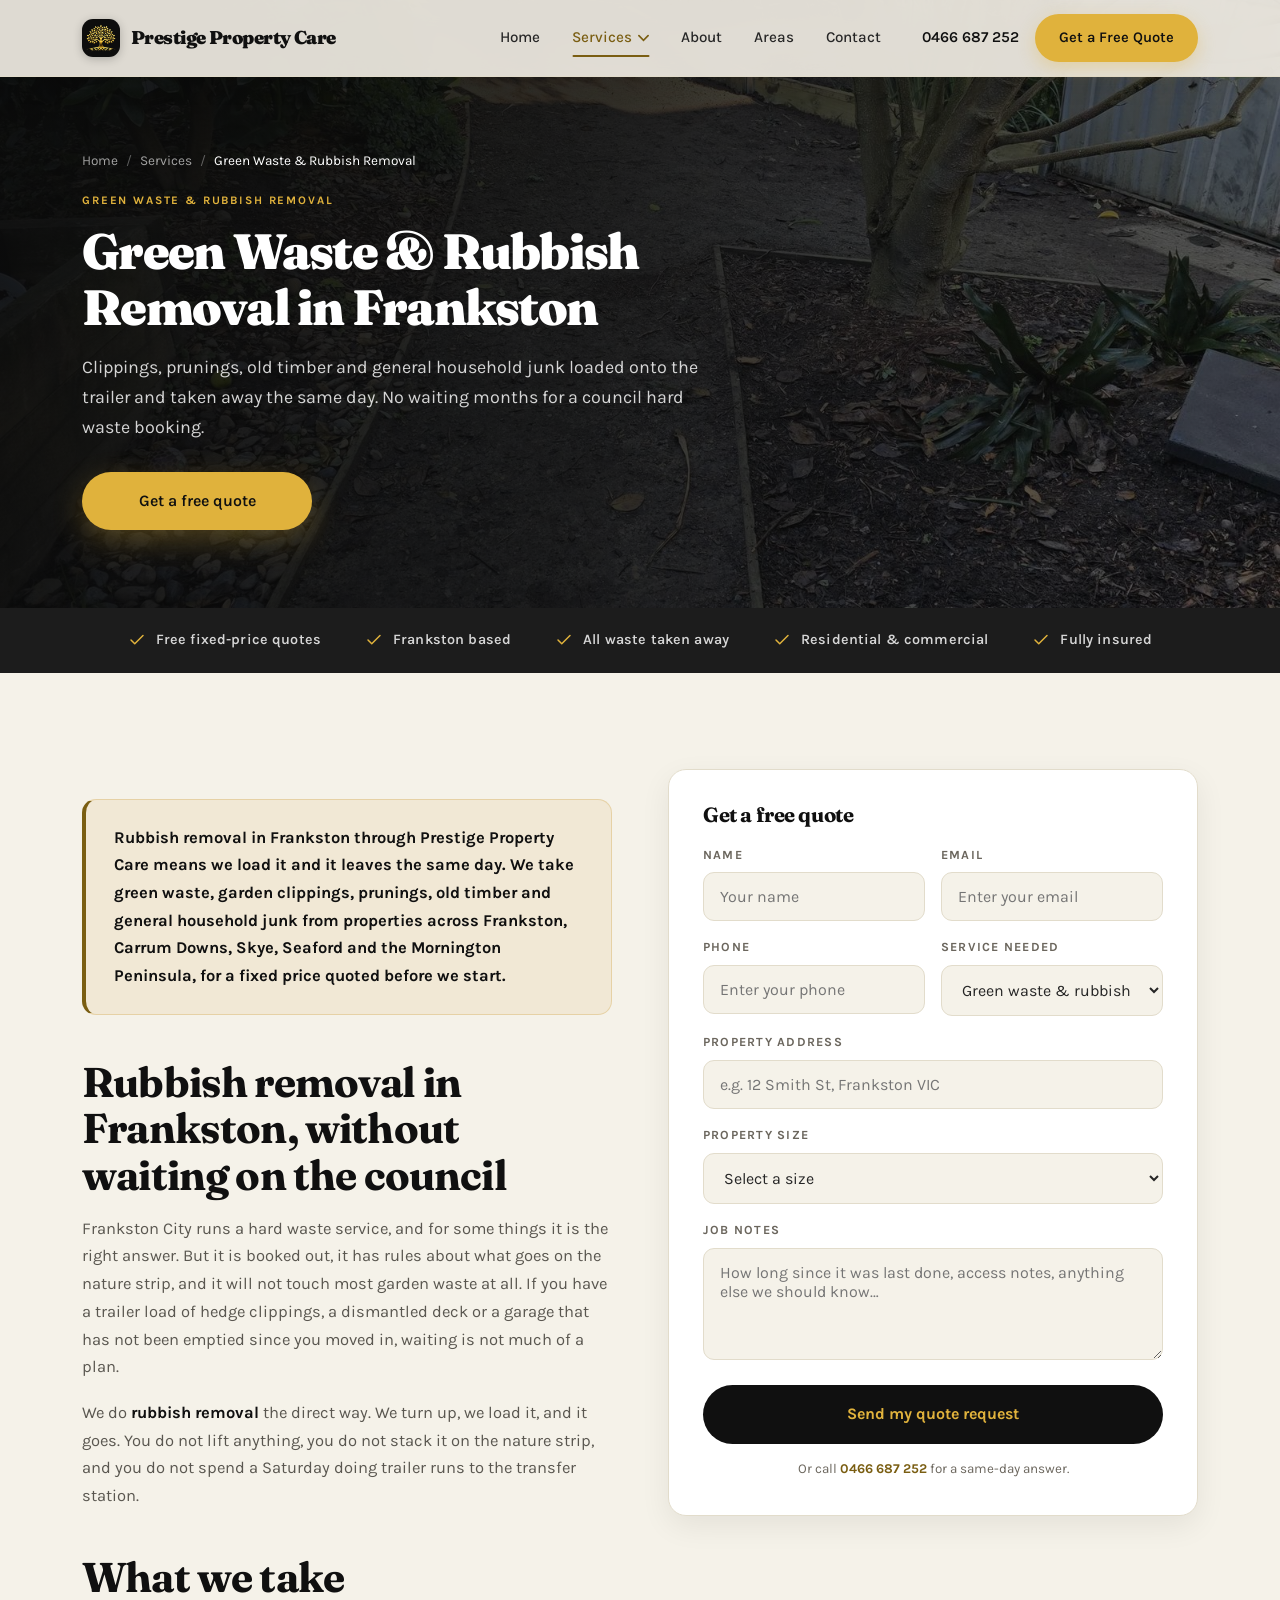
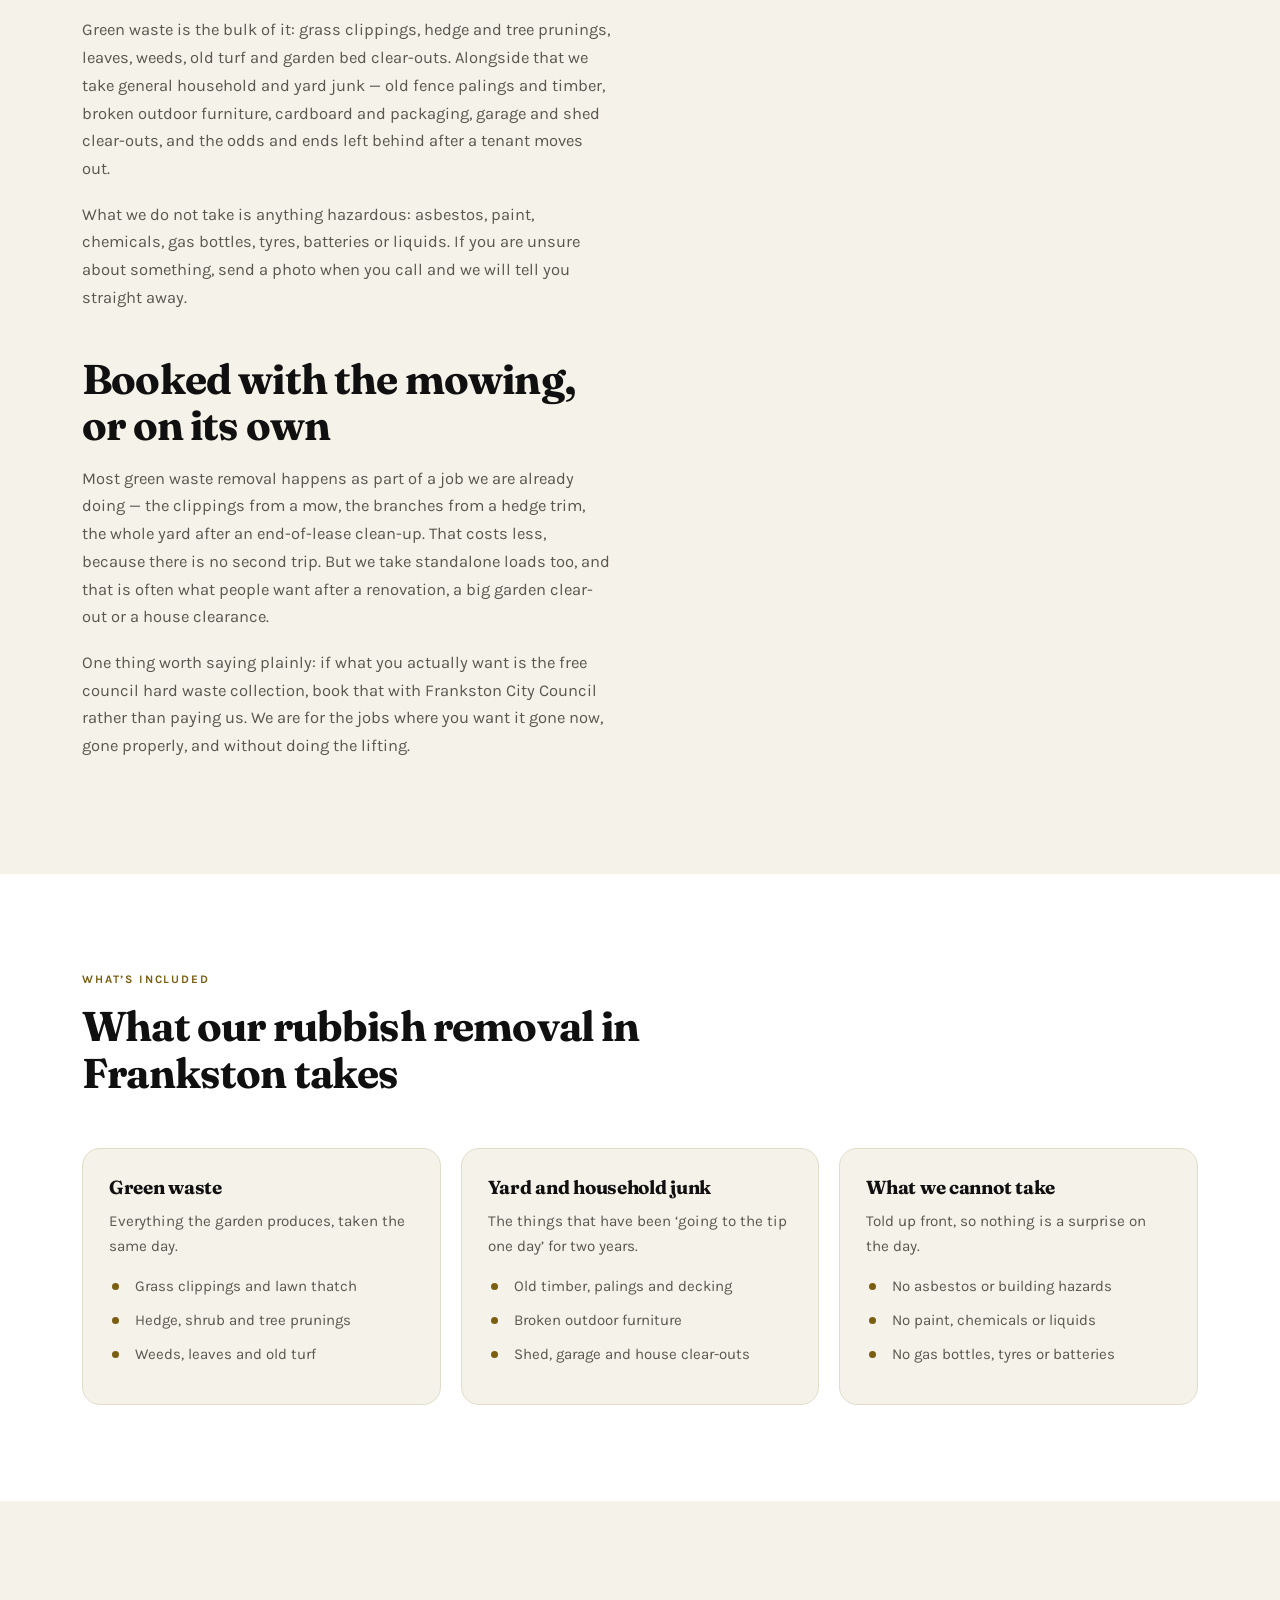
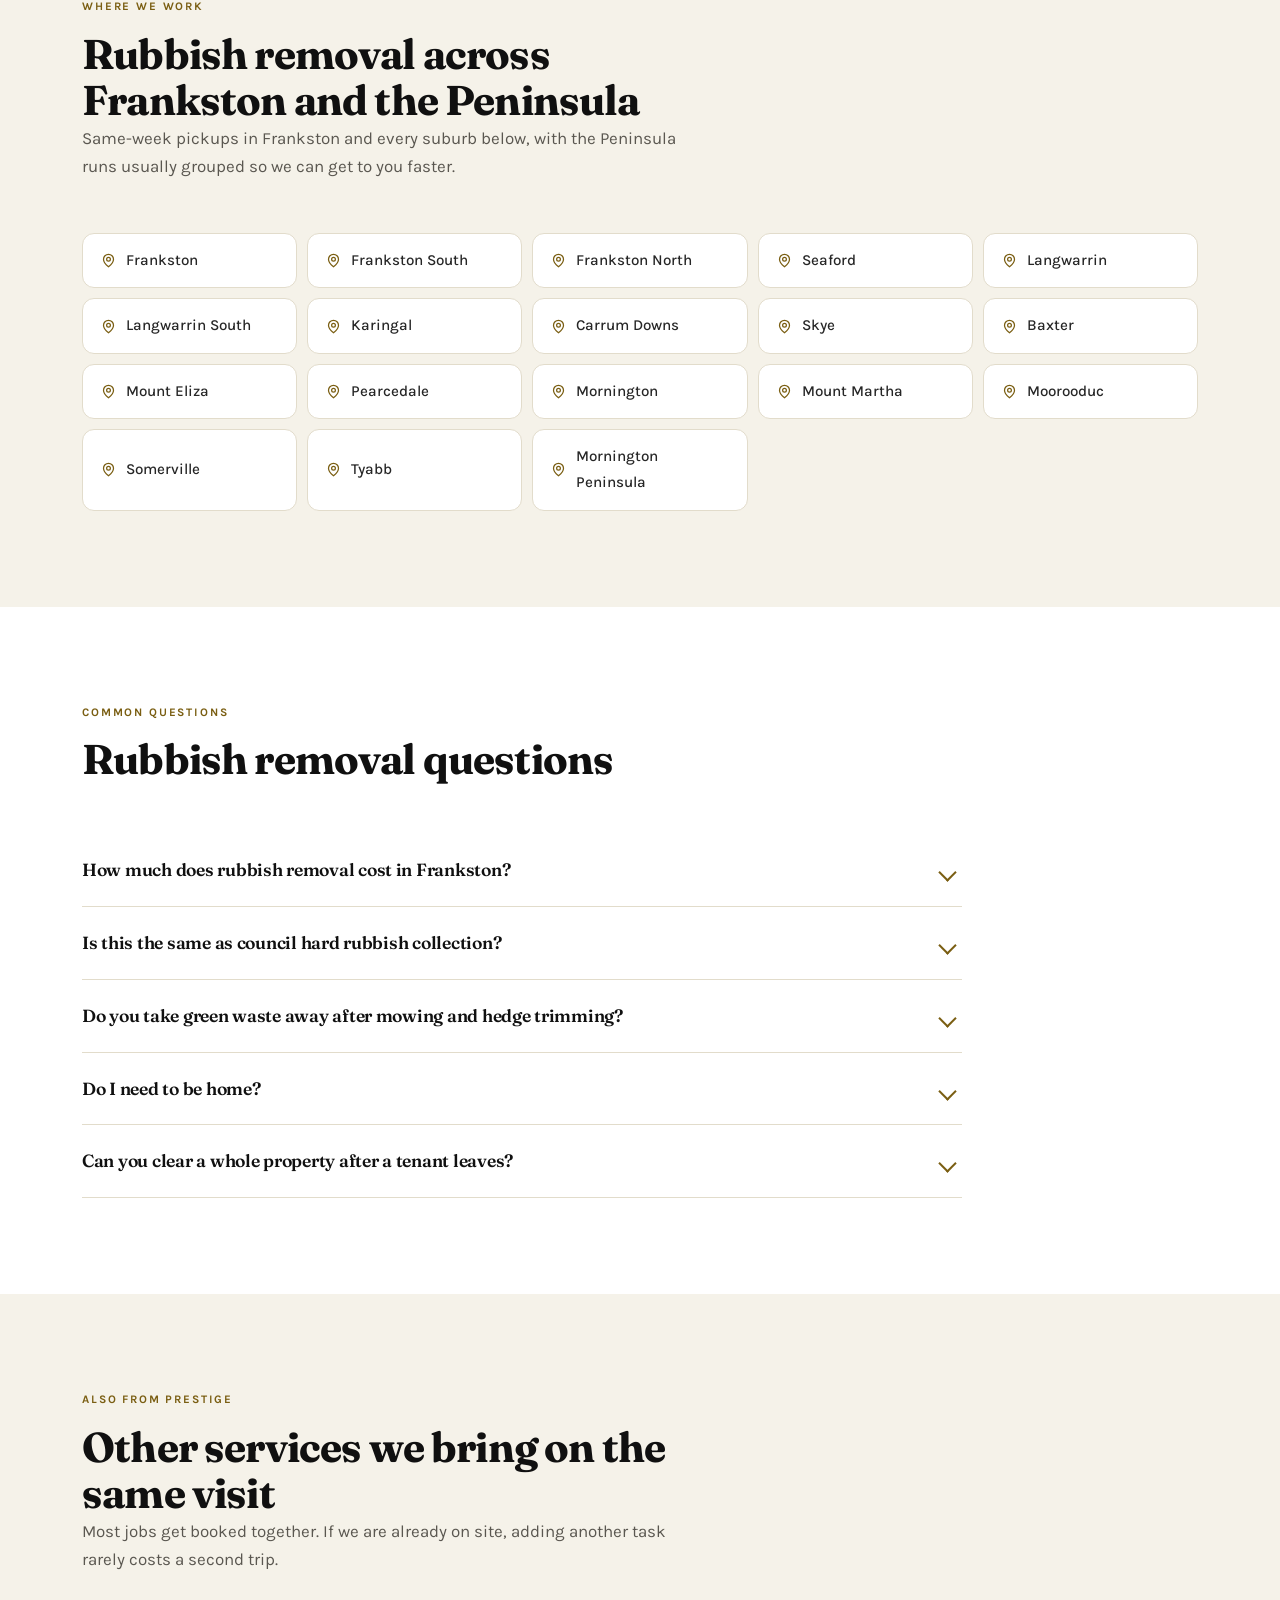
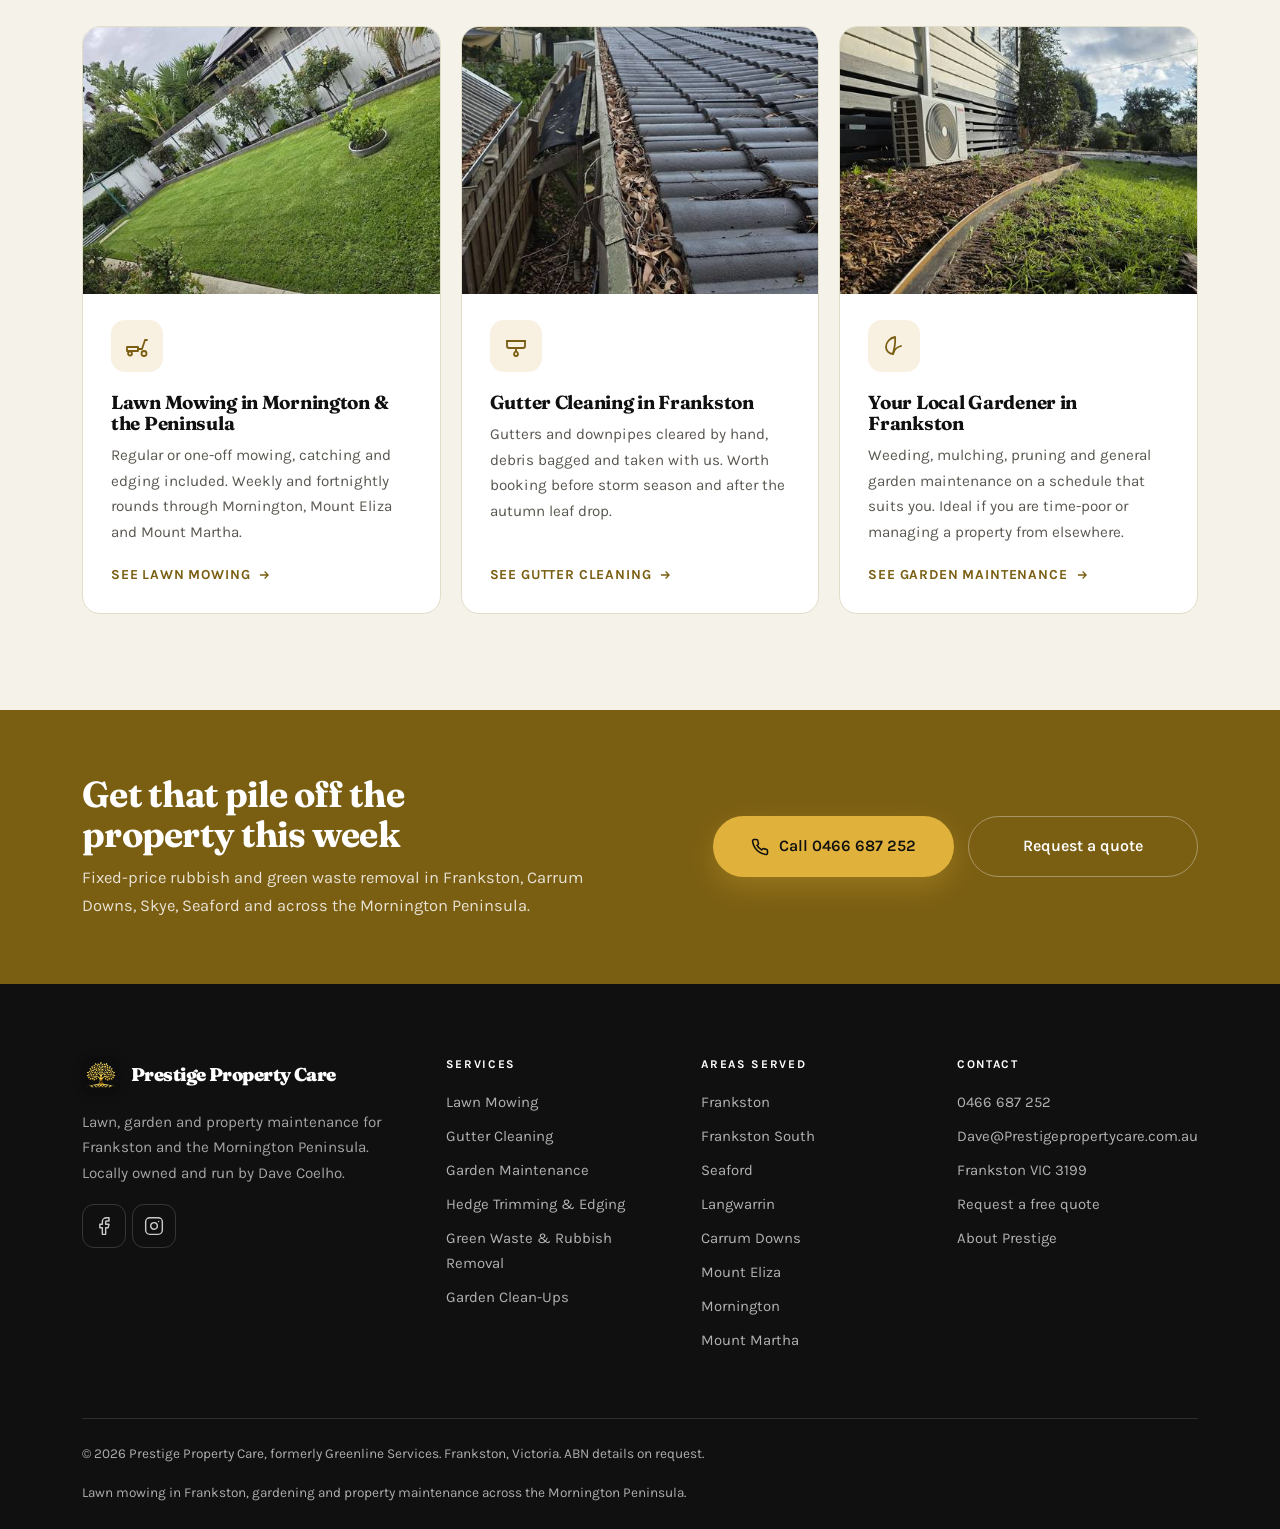
<file: services/rubbish-removal/index.html>
<!DOCTYPE html>
<html lang="en-AU">
<head>
<!-- sales-brain:analytics -->
<!-- sales-brain:ga -->
<script async src="https://www.googletagmanager.com/gtag/js?id=G-1RZ0Q09788"></script>
<script>window.dataLayer=window.dataLayer||[];function gtag(){dataLayer.push(arguments);}gtag('js',new Date());gtag('config','G-1RZ0Q09788');</script>
<!-- /sales-brain:ga -->
<script>addEventListener('load',function(){try{if(!/\/(thank-?you|thanks)(\/|$)/i.test(location.pathname)||typeof gtag!=='function')return;var k='sb-lead:'+location.pathname+location.search;if(sessionStorage.getItem(k))return;sessionStorage.setItem(k,'1');gtag('event','generate_lead',{page_path:location.pathname});}catch(e){}});</script>
<!-- /sales-brain:analytics -->
<meta charset="utf-8">
<meta name="viewport" content="width=device-width, initial-scale=1">
<title>Rubbish Removal Frankston | Prestige Property Care</title>
<meta name="description" content="Rubbish removal in Frankston from Prestige Property Care. Green waste, clippings, old timber and household junk loaded and taken away. Free quotes.">
<link rel="canonical" href="https://prestigepropertycare.com.au/services/rubbish-removal/">
<meta name="robots" content="index, follow, max-image-preview:large, max-snippet:-1">
<meta name="theme-color" content="#101010">
<meta name="geo.region" content="AU-VIC">
<meta name="geo.placename" content="Frankston, Victoria">
<meta name="geo.position" content="-38.1442;145.1281">
<meta name="ICBM" content="-38.1442, 145.1281">

<meta property="og:type" content="website">
<meta property="og:locale" content="en_AU">
<meta property="og:site_name" content="Prestige Property Care">
<meta property="og:title" content="Rubbish Removal Frankston | Prestige Property Care">
<meta property="og:description" content="Rubbish removal in Frankston from Prestige Property Care. Green waste, clippings, old timber and household junk loaded and taken away. Free quotes.">
<meta property="og:url" content="https://prestigepropertycare.com.au/services/rubbish-removal/">
<meta property="og:image" content="https://prestigepropertycare.com.au/assets/img/og.jpg">
<meta name="twitter:card" content="summary_large_image">
<meta name="twitter:title" content="Rubbish Removal Frankston | Prestige Property Care">
<meta name="twitter:description" content="Rubbish removal in Frankston from Prestige Property Care. Green waste, clippings, old timber and household junk loaded and taken away. Free quotes.">
<meta name="twitter:image" content="https://prestigepropertycare.com.au/assets/img/og.jpg">

<link rel="preconnect" href="https://fonts.googleapis.com">
<link rel="preconnect" href="https://fonts.gstatic.com" crossorigin>
<link rel="preload" as="style" href="https://fonts.googleapis.com/css2?family=Fraunces:opsz,wght@9..144,600;9..144,700;9..144,900&family=Karla:wght@400;500;600;700&display=swap">
<link rel="stylesheet" href="https://fonts.googleapis.com/css2?family=Fraunces:opsz,wght@9..144,600;9..144,700;9..144,900&family=Karla:wght@400;500;600;700&display=swap" media="print" onload="this.media='all'">
<noscript><link rel="stylesheet" href="https://fonts.googleapis.com/css2?family=Fraunces:opsz,wght@9..144,600;9..144,700;9..144,900&family=Karla:wght@400;500;600;700&display=swap"></noscript>
<link rel="icon" href="/assets/img/favicon-32.png" sizes="32x32" type="image/png">
<link rel="icon" href="/assets/img/icon-192.png" sizes="192x192" type="image/png">
<link rel="apple-touch-icon" href="/assets/img/apple-touch-icon.png">
<link rel="stylesheet" href="/assets/css/site.min.css">
<link rel="preload" as="image" href="/assets/img/rubbish-removal.jpg" imagesrcset="/assets/img/rubbish-removal-480.jpg 480w, /assets/img/rubbish-removal-800.jpg 800w, /assets/img/rubbish-removal-1200.jpg 1200w, /assets/img/rubbish-removal.jpg 1600w" imagesizes="100vw" fetchpriority="high">


<script defer
  src="https://link.msgsndr.com/js/external-tracking.js"
  data-tracking-id="tk_9f5144f196b340e59b8396dd9921dc07">
</script>
</head>
<body>
<a class="skip-link" href="#main">Skip to content</a>
<!-- Generated by tools/build.py — edit the content there, not here. Prestige Property Care, Frankston VIC. -->
<header class="site-header solid" id="top">
  <div class="nav-inner">
    <a href="/" class="brand" aria-label="Prestige Property Care home">
      <span class="brand-mark"><img src="/assets/img/logo/mark-tree-120.png" alt="Prestige Property Care logo" width="120" height="120" decoding="async"></span>
      <span class="brand-name">Prestige Property Care</span>
    </a>

    <nav class="nav-main" aria-label="Main navigation">
      <a href="/" class="nav-link">Home</a>

      <div class="nav-dropdown">
        <button class="nav-link nav-trigger is-active" aria-expanded="false" aria-controls="services-menu">
          Services
          <svg class="caret" viewBox="0 0 12 8" aria-hidden="true"><path d="M1 1.5 6 6.5l5-5" fill="none" stroke="currentColor" stroke-width="1.8" stroke-linecap="round"/></svg>
        </button>
        <div class="dropdown-panel" id="services-menu" role="menu">
          <a class="dd-item" role="menuitem" href="/services/">
            <span class="dd-icon" aria-hidden="true"><svg viewBox="0 0 24 24" aria-hidden="true"><rect x="3" y="3" width="7" height="7" rx="2"/><rect x="14" y="3" width="7" height="7" rx="2"/><rect x="3" y="14" width="7" height="7" rx="2"/><rect x="14" y="14" width="7" height="7" rx="2"/></svg></span>
            <span class="dd-text"><strong>All Services</strong><em>Complete property upkeep</em></span>
          </a><a class="dd-item" role="menuitem" href="/services/lawn-mowing/">
            <span class="dd-icon" aria-hidden="true"><svg viewBox="0 0 24 24" aria-hidden="true"><path d="M2 17h11v-4H2z"/><circle cx="5" cy="19.5" r="2"/><circle cx="19" cy="19.5" r="2.5"/><path d="M13 15h4l3-9h2"/></svg></span>
            <span class="dd-text"><strong>Lawn Mowing</strong><em>Mornington, Mount Eliza &amp; the Peninsula</em></span>
          </a><a class="dd-item" role="menuitem" href="/services/gutter-cleaning/">
            <span class="dd-icon" aria-hidden="true"><svg viewBox="0 0 24 24" aria-hidden="true"><path d="M3 7h18"/><path d="M3 7v5a2 2 0 0 0 2 2h14a2 2 0 0 0 2-2V7"/><path d="M12 14v3"/><path d="M12 22a2 2 0 0 1-2-2c0-1.2 2-3 2-3s2 1.8 2 3a2 2 0 0 1-2 2Z"/></svg></span>
            <span class="dd-text"><strong>Gutter Cleaning</strong><em>Frankston, Seaford &amp; Carrum Downs</em></span>
          </a><a class="dd-item" role="menuitem" href="/services/garden-maintenance/">
            <span class="dd-icon" aria-hidden="true"><svg viewBox="0 0 24 24" aria-hidden="true"><path d="M11 20A7 7 0 0 1 4 13c0-5 4-9 9-10 1 6-1 12-2 17Z"/><path d="M11 20c1-4 4-7 8-8"/></svg></span>
            <span class="dd-text"><strong>Garden Maintenance</strong><em>Frankston &amp; Frankston South</em></span>
          </a><a class="dd-item" role="menuitem" href="/services/hedge-trimming/">
            <span class="dd-icon" aria-hidden="true"><svg viewBox="0 0 24 24" aria-hidden="true"><circle cx="6" cy="18" r="2.5"/><circle cx="18" cy="18" r="2.5"/><path d="M7.7 16.3 18 4"/><path d="M16.3 16.3 6 4"/></svg></span>
            <span class="dd-text"><strong>Hedge Trimming &amp; Edging</strong><em>Langwarrin, Karingal &amp; Baxter</em></span>
          </a><a class="dd-item" role="menuitem" href="/services/rubbish-removal/">
            <span class="dd-icon" aria-hidden="true"><svg viewBox="0 0 24 24" aria-hidden="true"><path d="M4 7h16"/><path d="M9 7V5a1 1 0 0 1 1-1h4a1 1 0 0 1 1 1v2"/><path d="M6 7l1 13a1 1 0 0 0 1 1h8a1 1 0 0 0 1-1l1-13"/><path d="M10 11v6M14 11v6"/></svg></span>
            <span class="dd-text"><strong>Green Waste &amp; Rubbish Removal</strong><em>Frankston, Skye &amp; Carrum Downs</em></span>
          </a><a class="dd-item" role="menuitem" href="/services/garden-clean-ups/">
            <span class="dd-icon" aria-hidden="true"><svg viewBox="0 0 24 24" aria-hidden="true"><path d="M12 3l1.8 4.7L18.5 9.5 13.8 11.3 12 16l-1.8-4.7L5.5 9.5l4.7-1.8Z"/><path d="M18 16.5l.9 2.3 2.3.9-2.3.9-.9 2.3-.9-2.3-2.3-.9 2.3-.9Z"/></svg></span>
            <span class="dd-text"><strong>Garden Clean-Ups</strong><em>End-of-lease &amp; pre-sale, Mount Eliza</em></span>
          </a>
        </div>
      </div>

      <a href="/about/" class="nav-link">About</a>
      <a href="/#areas" class="nav-link">Areas</a>
      <a href="/contact/" class="nav-link">Contact</a>
    </nav>

    <div class="nav-actions">
      <a href="tel:+61466687252" class="nav-phone">0466 687 252</a>
      <a href="/contact/" class="btn-cta" data-quote-open>Get a Free Quote</a>
    </div>

    <button class="nav-burger" aria-label="Open menu" aria-expanded="false" aria-controls="mobile-nav">
      <span></span><span></span><span></span>
    </button>
  </div>
</header>

<div class="scrim" hidden></div>

<nav class="mobile-nav" id="mobile-nav" aria-label="Mobile navigation">
  <a href="/">Home</a>
  <button class="acc-btn" aria-expanded="false">Services <span aria-hidden="true">+</span></button>
  <div class="acc-body">
    <a href="/services/">All Services</a>
    <a href="/services/lawn-mowing/">Lawn Mowing</a><a href="/services/gutter-cleaning/">Gutter Cleaning</a><a href="/services/garden-maintenance/">Garden Maintenance</a><a href="/services/hedge-trimming/">Hedge Trimming &amp; Edging</a><a href="/services/rubbish-removal/">Green Waste &amp; Rubbish Removal</a><a href="/services/garden-clean-ups/">Garden Clean-Ups</a>
  </div>
  <a href="/about/">About</a>
  <a href="/#areas">Areas</a>
  <a href="/contact/">Contact</a>
  <a href="/contact/" data-quote-open class="mobile-quote">Get a free quote</a>
  <a href="tel:+61466687252">Call 0466 687 252</a>
</nav>
<main id="main">
<section class="page-hero">
  <div class="hero-media" aria-hidden="true"><img src="/assets/img/rubbish-removal.jpg" srcset="/assets/img/rubbish-removal-480.jpg 480w, /assets/img/rubbish-removal-800.jpg 800w, /assets/img/rubbish-removal-1200.jpg 1200w, /assets/img/rubbish-removal.jpg 1600w" sizes="100vw" alt="Backyard cleared back to bare ground in Frankston, with all green waste and rubbish taken away" width="1600" height="1200" loading="eager" fetchpriority="high" decoding="async"></div>
  <div class="hero-in">
    <nav class="crumbs" aria-label="Breadcrumb"><ol><li><a href="/">Home</a></li><li><a href="/services/">Services</a></li><li><span aria-current="page">Green Waste &amp; Rubbish Removal</span></li></ol></nav>
    <span class="eyebrow">Green waste &amp; rubbish removal</span>
    <h1>Green Waste &amp; Rubbish Removal in Frankston</h1>
    <p class="hero-sub">Clippings, prunings, old timber and general household junk loaded onto the trailer and taken away the same day. No waiting months for a council hard waste booking.</p>
    <div class="hero-cta">
      <a href="#quote" class="btn-lg btn-solid">Get a free quote</a>
    </div>
  </div>
</section>

<div class="trustbar">
  <div class="wrap">
    <ul>
      <li><svg viewBox="0 0 24 24" aria-hidden="true"><path d="M20 6 9 17l-5-5"/></svg>Free fixed-price quotes</li>
      <li><svg viewBox="0 0 24 24" aria-hidden="true"><path d="M20 6 9 17l-5-5"/></svg>Frankston based</li>
      <li><svg viewBox="0 0 24 24" aria-hidden="true"><path d="M20 6 9 17l-5-5"/></svg>All waste taken away</li>
      <li><svg viewBox="0 0 24 24" aria-hidden="true"><path d="M20 6 9 17l-5-5"/></svg>Residential &amp; commercial</li>
      <li><svg viewBox="0 0 24 24" aria-hidden="true"><path d="M20 6 9 17l-5-5"/></svg>Fully insured</li>
    </ul>
  </div>
</div>



<section class="sec">
  <div class="wrap">
    <div class="split start">
      <div class="prose">
        <div class="callout">
          <p><strong>Rubbish removal in Frankston through Prestige Property Care means we load it and it leaves the same day. We take green waste, garden clippings, prunings, old timber and general household junk from properties across Frankston, Carrum Downs, Skye, Seaford and the Mornington Peninsula, for a fixed price quoted before we start.</strong></p>
        </div>
        
<h2>Rubbish removal in Frankston, without waiting on the council</h2>
<p>Frankston City runs a hard waste service, and for some things it is the right answer. But it is booked out, it has rules about what goes on the nature strip, and it will not touch most garden waste at all. If you have a trailer load of hedge clippings, a dismantled deck or a garage that has not been emptied since you moved in, waiting is not much of a plan.</p>
<p>We do <strong>rubbish removal</strong> the direct way. We turn up, we load it, and it goes. You do not lift anything, you do not stack it on the nature strip, and you do not spend a Saturday doing trailer runs to the transfer station.</p>
<h2>What we take</h2>
<p>Green waste is the bulk of it: grass clippings, hedge and tree prunings, leaves, weeds, old turf and garden bed clear-outs. Alongside that we take general household and yard junk &mdash; old fence palings and timber, broken outdoor furniture, cardboard and packaging, garage and shed clear-outs, and the odds and ends left behind after a tenant moves out.</p>
<p>What we do not take is anything hazardous: asbestos, paint, chemicals, gas bottles, tyres, batteries or liquids. If you are unsure about something, send a photo when you call and we will tell you straight away.</p>
<h2>Booked with the mowing, or on its own</h2>
<p>Most green waste removal happens as part of a job we are already doing &mdash; the clippings from a mow, the branches from a hedge trim, the whole yard after an end-of-lease clean-up. That costs less, because there is no second trip. But we take standalone loads too, and that is often what people want after a renovation, a big garden clear-out or a house clearance.</p>
<p>One thing worth saying plainly: if what you actually want is the free council hard waste collection, book that with Frankston City Council rather than paying us. We are for the jobs where you want it gone now, gone properly, and without doing the lifting.</p>

      </div>
      <div class="quote-col"><div id="quote"><div class="contact-card">
  <h2 class="form-head">Get a free quote</h2><form class="quote-form" action="/thank-you/" method="get">
    <div class="form-grid">
      <div class="field">
        <label for="qf-full_name">Name</label>
        <input type="text" id="qf-full_name" name="full_name" required autocomplete="name" placeholder="Your name">
      </div>
      <div class="field">
        <label for="qf-email">Email</label>
        <input type="email" id="qf-email" name="email" required autocomplete="email" placeholder="Enter your email">
      </div>
      <div class="field">
        <label for="qf-phone">Phone</label>
        <input type="tel" id="qf-phone" name="phone" required autocomplete="tel" placeholder="Enter your phone">
      </div>
      <div class="field">
        <label for="qf-service_needed">Service needed</label>
        <select id="qf-service_needed" name="service_needed"><option>Lawn mowing</option><option>Gutter cleaning</option><option>Garden maintenance</option><option>Hedge trimming &amp; edging</option><option selected>Green waste &amp; rubbish removal</option><option>End-of-lease or pre-sale clean-up</option><option>Commercial property maintenance</option><option>Something else</option></select>
      </div>
      <div class="field full">
        <label for="qf-property_address">Property address</label>
        <input type="text" id="qf-property_address" name="property_address" required autocomplete="street-address" placeholder="e.g. 12 Smith St, Frankston VIC">
      </div>
      <div class="field full">
        <label for="qf-property_size">Property size</label>
        <select id="qf-property_size" name="property_size"><option value="">Select a size</option><option>Small &mdash; under 300m&sup2;</option><option>Medium &mdash; 300&ndash;600m&sup2;</option><option>Large &mdash; 600&ndash;1000m&sup2;</option><option>Acreage &mdash; over 1000m&sup2;</option><option>Not sure</option></select>
      </div>
      <div class="field full">
        <label for="qf-job_notes">Job notes</label>
        <textarea id="qf-job_notes" name="job_notes" placeholder="How long since it was last done, access notes, anything else we should know&hellip;"></textarea>
      </div>
      <div class="field full" style="margin-bottom:0">
        <button type="submit" class="btn-submit">Send my quote request</button>
        <p class="form-note">Or call <a href="tel:+61466687252">0466 687 252</a> for a same-day answer.</p>
      </div>
    </div>
  </form>
</div></div></div>
    </div>
  </div>
</section>

<section class="sec sec-alt">
  <div class="wrap">
    <div class="sec-head">
      <span class="eyebrow">What&rsquo;s included</span>
      <h2>What our rubbish removal in Frankston takes</h2>
    </div>
    <div class="panels"><div class="panel"><h3>Green waste</h3><p>Everything the garden produces, taken the same day.</p><ul><li>Grass clippings and lawn thatch</li><li>Hedge, shrub and tree prunings</li><li>Weeds, leaves and old turf</li></ul></div><div class="panel"><h3>Yard and household junk</h3><p>The things that have been &lsquo;going to the tip one day&rsquo; for two years.</p><ul><li>Old timber, palings and decking</li><li>Broken outdoor furniture</li><li>Shed, garage and house clear-outs</li></ul></div><div class="panel"><h3>What we cannot take</h3><p>Told up front, so nothing is a surprise on the day.</p><ul><li>No asbestos or building hazards</li><li>No paint, chemicals or liquids</li><li>No gas bottles, tyres or batteries</li></ul></div></div>
  </div>
</section>

<section class="sec">
  <div class="wrap">
    <div class="sec-head">
      <span class="eyebrow">Where we work</span>
      <h2>Rubbish removal across Frankston and the Peninsula</h2>
      <p class="lede">Same-week pickups in Frankston and every suburb below, with the Peninsula runs usually grouped so we can get to you faster.</p>
    </div>
    <div class="areas-grid"><span class="area"><svg viewBox="0 0 24 24" aria-hidden="true"><path d="M20 10c0 6-8 12-8 12s-8-6-8-12a8 8 0 0 1 16 0Z"/><circle cx="12" cy="10" r="3"/></svg>Frankston</span><span class="area"><svg viewBox="0 0 24 24" aria-hidden="true"><path d="M20 10c0 6-8 12-8 12s-8-6-8-12a8 8 0 0 1 16 0Z"/><circle cx="12" cy="10" r="3"/></svg>Frankston South</span><span class="area"><svg viewBox="0 0 24 24" aria-hidden="true"><path d="M20 10c0 6-8 12-8 12s-8-6-8-12a8 8 0 0 1 16 0Z"/><circle cx="12" cy="10" r="3"/></svg>Frankston North</span><span class="area"><svg viewBox="0 0 24 24" aria-hidden="true"><path d="M20 10c0 6-8 12-8 12s-8-6-8-12a8 8 0 0 1 16 0Z"/><circle cx="12" cy="10" r="3"/></svg>Seaford</span><span class="area"><svg viewBox="0 0 24 24" aria-hidden="true"><path d="M20 10c0 6-8 12-8 12s-8-6-8-12a8 8 0 0 1 16 0Z"/><circle cx="12" cy="10" r="3"/></svg>Langwarrin</span><span class="area"><svg viewBox="0 0 24 24" aria-hidden="true"><path d="M20 10c0 6-8 12-8 12s-8-6-8-12a8 8 0 0 1 16 0Z"/><circle cx="12" cy="10" r="3"/></svg>Langwarrin South</span><span class="area"><svg viewBox="0 0 24 24" aria-hidden="true"><path d="M20 10c0 6-8 12-8 12s-8-6-8-12a8 8 0 0 1 16 0Z"/><circle cx="12" cy="10" r="3"/></svg>Karingal</span><span class="area"><svg viewBox="0 0 24 24" aria-hidden="true"><path d="M20 10c0 6-8 12-8 12s-8-6-8-12a8 8 0 0 1 16 0Z"/><circle cx="12" cy="10" r="3"/></svg>Carrum Downs</span><span class="area"><svg viewBox="0 0 24 24" aria-hidden="true"><path d="M20 10c0 6-8 12-8 12s-8-6-8-12a8 8 0 0 1 16 0Z"/><circle cx="12" cy="10" r="3"/></svg>Skye</span><span class="area"><svg viewBox="0 0 24 24" aria-hidden="true"><path d="M20 10c0 6-8 12-8 12s-8-6-8-12a8 8 0 0 1 16 0Z"/><circle cx="12" cy="10" r="3"/></svg>Baxter</span><span class="area"><svg viewBox="0 0 24 24" aria-hidden="true"><path d="M20 10c0 6-8 12-8 12s-8-6-8-12a8 8 0 0 1 16 0Z"/><circle cx="12" cy="10" r="3"/></svg>Mount Eliza</span><span class="area"><svg viewBox="0 0 24 24" aria-hidden="true"><path d="M20 10c0 6-8 12-8 12s-8-6-8-12a8 8 0 0 1 16 0Z"/><circle cx="12" cy="10" r="3"/></svg>Pearcedale</span><span class="area"><svg viewBox="0 0 24 24" aria-hidden="true"><path d="M20 10c0 6-8 12-8 12s-8-6-8-12a8 8 0 0 1 16 0Z"/><circle cx="12" cy="10" r="3"/></svg>Mornington</span><span class="area"><svg viewBox="0 0 24 24" aria-hidden="true"><path d="M20 10c0 6-8 12-8 12s-8-6-8-12a8 8 0 0 1 16 0Z"/><circle cx="12" cy="10" r="3"/></svg>Mount Martha</span><span class="area"><svg viewBox="0 0 24 24" aria-hidden="true"><path d="M20 10c0 6-8 12-8 12s-8-6-8-12a8 8 0 0 1 16 0Z"/><circle cx="12" cy="10" r="3"/></svg>Moorooduc</span><span class="area"><svg viewBox="0 0 24 24" aria-hidden="true"><path d="M20 10c0 6-8 12-8 12s-8-6-8-12a8 8 0 0 1 16 0Z"/><circle cx="12" cy="10" r="3"/></svg>Somerville</span><span class="area"><svg viewBox="0 0 24 24" aria-hidden="true"><path d="M20 10c0 6-8 12-8 12s-8-6-8-12a8 8 0 0 1 16 0Z"/><circle cx="12" cy="10" r="3"/></svg>Tyabb</span><span class="area"><svg viewBox="0 0 24 24" aria-hidden="true"><path d="M20 10c0 6-8 12-8 12s-8-6-8-12a8 8 0 0 1 16 0Z"/><circle cx="12" cy="10" r="3"/></svg>Mornington Peninsula</span></div>
  </div>
</section>

<section class="sec sec-alt">
  <div class="wrap">
    <div class="sec-head">
      <span class="eyebrow">Common questions</span>
      <h2>Rubbish removal questions</h2>
    </div>
    <div class="faq-list"><div class="faq">
        <button class="faq-q" aria-expanded="false">How much does rubbish removal cost in Frankston?</button>
        <div class="faq-a"><p>It is priced on volume and what the load is. A trailer of green waste from a hedge trim is cheap. A full garage clear-out with heavy timber and furniture takes longer and costs more. Send a photo when you call and we can usually give you a price on the spot rather than making you wait for a site visit.</p></div>
      </div><div class="faq">
        <button class="faq-q" aria-expanded="false">Is this the same as council hard rubbish collection?</button>
        <div class="faq-a"><p>No, and it is worth being clear about it. Frankston City Council runs a free hard waste collection with its own booking system and rules, and it does not cover most garden waste. We are a paid service for when you want it gone now, loaded by us, without stacking it on the nature strip or waiting for a booking date.</p></div>
      </div><div class="faq">
        <button class="faq-q" aria-expanded="false">Do you take green waste away after mowing and hedge trimming?</button>
        <div class="faq-a"><p>Always, and it is included in the job. Clippings and prunings go straight on the trailer and leave with us. Nothing is left in a pile beside the bin.</p></div>
      </div><div class="faq">
        <button class="faq-q" aria-expanded="false">Do I need to be home?</button>
        <div class="faq-a"><p>Not if we can get to the load and you have told us what is going. Plenty of clear-outs happen while people are at work. We will confirm what is being taken beforehand so nothing goes that should have stayed.</p></div>
      </div><div class="faq">
        <button class="faq-q" aria-expanded="false">Can you clear a whole property after a tenant leaves?</button>
        <div class="faq-a"><p>Yes. Full yard and property clear-outs are a regular job for us, often alongside an end-of-lease garden clean-up so the place is presented ready for the final inspection.</p></div>
      </div></div>
  </div>
</section>

<section class="sec">
  <div class="wrap">
    <div class="sec-head">
      <span class="eyebrow">Also from Prestige</span>
      <h2>Other services we bring on the same visit</h2>
      <p class="lede">Most jobs get booked together. If we are already on site, adding another task rarely costs a second trip.</p>
    </div>
    <div class="svc-grid"><a class="svc" href="/services/lawn-mowing/">
        <span class="svc-photo"><img src="/assets/img/lawn-mowing.jpg" srcset="/assets/img/lawn-mowing-480.jpg 480w, /assets/img/lawn-mowing-800.jpg 800w, /assets/img/lawn-mowing-1200.jpg 1200w, /assets/img/lawn-mowing.jpg 1304w" sizes="(max-width:600px) 100vw, (max-width:1040px) 50vw, 360px" alt="Freshly mown back lawn edged along the concrete path, with planted garden beds behind, on a Mornington Peninsula property" width="1304" height="978" loading="lazy" decoding="async"></span>
        <span class="svc-body">
          <span class="svc-icon" aria-hidden="true"><svg viewBox="0 0 24 24"><path d="M2 17h11v-4H2z"/><circle cx="5" cy="19.5" r="2"/><circle cx="19" cy="19.5" r="2.5"/><path d="M13 15h4l3-9h2"/></svg></span>
          <h3>Lawn Mowing in Mornington &amp; the Peninsula</h3>
          <p>Regular or one-off mowing, catching and edging included. Weekly and fortnightly rounds through Mornington, Mount Eliza and Mount Martha.</p>
          <span class="svc-link">See lawn mowing <svg viewBox="0 0 24 24" aria-hidden="true"><path d="M5 12h14M13 6l6 6-6 6"/></svg></span>
        </span>
      </a><a class="svc" href="/services/gutter-cleaning/">
        <span class="svc-photo"><img src="/assets/img/gutter-cleaning.jpg" srcset="/assets/img/gutter-cleaning-480.jpg 480w, /assets/img/gutter-cleaning-800.jpg 800w, /assets/img/gutter-cleaning-1200.jpg 1200w, /assets/img/gutter-cleaning.jpg 1600w" sizes="(max-width:600px) 100vw, (max-width:1040px) 50vw, 360px" alt="Roof gutter in Frankston packed with gum leaves and bark before a Prestige Property Care gutter clean" width="1600" height="1200" loading="lazy" decoding="async"></span>
        <span class="svc-body">
          <span class="svc-icon" aria-hidden="true"><svg viewBox="0 0 24 24"><path d="M3 7h18"/><path d="M3 7v5a2 2 0 0 0 2 2h14a2 2 0 0 0 2-2V7"/><path d="M12 14v3"/><path d="M12 22a2 2 0 0 1-2-2c0-1.2 2-3 2-3s2 1.8 2 3a2 2 0 0 1-2 2Z"/></svg></span>
          <h3>Gutter Cleaning in Frankston</h3>
          <p>Gutters and downpipes cleared by hand, debris bagged and taken with us. Worth booking before storm season and after the autumn leaf drop.</p>
          <span class="svc-link">See gutter cleaning <svg viewBox="0 0 24 24" aria-hidden="true"><path d="M5 12h14M13 6l6 6-6 6"/></svg></span>
        </span>
      </a><a class="svc" href="/services/garden-maintenance/">
        <span class="svc-photo"><img src="/assets/img/garden-maintenance.jpg" srcset="/assets/img/garden-maintenance-480.jpg 480w, /assets/img/garden-maintenance-800.jpg 800w, /assets/img/garden-maintenance-1200.jpg 1200w, /assets/img/garden-maintenance.jpg 1600w" sizes="(max-width:600px) 100vw, (max-width:1040px) 50vw, 360px" alt="Garden bed remulched and re-edged beside a mown lawn during a regular garden maintenance visit in Frankston" width="1600" height="1200" loading="lazy" decoding="async"></span>
        <span class="svc-body">
          <span class="svc-icon" aria-hidden="true"><svg viewBox="0 0 24 24"><path d="M11 20A7 7 0 0 1 4 13c0-5 4-9 9-10 1 6-1 12-2 17Z"/><path d="M11 20c1-4 4-7 8-8"/></svg></span>
          <h3>Your Local Gardener in Frankston</h3>
          <p>Weeding, mulching, pruning and general garden maintenance on a schedule that suits you. Ideal if you are time-poor or managing a property from elsewhere.</p>
          <span class="svc-link">See garden maintenance <svg viewBox="0 0 24 24" aria-hidden="true"><path d="M5 12h14M13 6l6 6-6 6"/></svg></span>
        </span>
      </a></div>
  </div>
</section>



<section class="cta-band">
  <div class="wrap">
    <div>
      <h2>Get that pile off the property this week</h2>
      <p>Fixed-price rubbish and green waste removal in Frankston, Carrum Downs, Skye, Seaford and across the Mornington Peninsula.</p>
    </div>
    <div class="hero-cta">
      <a href="tel:+61466687252" class="btn-lg btn-solid"><svg viewBox="0 0 24 24" aria-hidden="true"><path d="M22 16.9v3a2 2 0 0 1-2.2 2 19.8 19.8 0 0 1-8.6-3.1 19.5 19.5 0 0 1-6-6A19.8 19.8 0 0 1 2.1 4.2 2 2 0 0 1 4.1 2h3a2 2 0 0 1 2 1.7c.1 1 .4 1.9.7 2.8a2 2 0 0 1-.5 2.1L8.1 9.9a16 16 0 0 0 6 6l1.3-1.2a2 2 0 0 1 2.1-.5c.9.3 1.8.6 2.8.7a2 2 0 0 1 1.7 2Z"/></svg> Call 0466 687 252</a>
      <button type="button" class="btn-lg btn-ghost" data-quote-open>Request a quote</button>
    </div>
  </div>
</section>

</main>
<footer>
  <div class="wrap">
    <div class="f-grid">
      <div class="f-about">
        <a href="/" class="brand">
          <span class="brand-mark"><img src="/assets/img/logo/mark-tree-120.png" alt="Prestige Property Care logo" width="120" height="120" loading="lazy" decoding="async"></span>
          <span class="brand-name">Prestige Property Care</span>
        </a>
        <p>Lawn, garden and property maintenance for Frankston and the Mornington Peninsula. Locally owned and run by Dave Coelho.</p>
        <ul class="f-social">
          <li><a href="https://www.facebook.com/profile.php?id=61594050001979" aria-label="Prestige Property Care on Facebook" rel="noopener"><svg viewBox="0 0 24 24" aria-hidden="true"><path d="M18 2h-3a5 5 0 0 0-5 5v3H7v4h3v8h4v-8h3l1-4h-4V7a1 1 0 0 1 1-1h3Z"/></svg></a></li>
          <li><a href="https://www.instagram.com/prestigepropertycarefrankston/" aria-label="Prestige Property Care on Instagram" rel="noopener"><svg viewBox="0 0 24 24" aria-hidden="true"><rect x="2" y="2" width="20" height="20" rx="5"/><path d="M16 11.4A4 4 0 1 1 12.6 8 4 4 0 0 1 16 11.4Z"/><path d="M17.5 6.5h.01"/></svg></a></li>
        </ul>
      </div>
      <div>
        <h2 class="f-head">Services</h2>
        <ul><li><a href="/services/lawn-mowing/">Lawn Mowing</a></li><li><a href="/services/gutter-cleaning/">Gutter Cleaning</a></li><li><a href="/services/garden-maintenance/">Garden Maintenance</a></li><li><a href="/services/hedge-trimming/">Hedge Trimming &amp; Edging</a></li><li><a href="/services/rubbish-removal/">Green Waste &amp; Rubbish Removal</a></li><li><a href="/services/garden-clean-ups/">Garden Clean-Ups</a></li></ul>
      </div>
      <div>
        <h2 class="f-head">Areas served</h2>
        <ul><li><a href="/#areas">Frankston</a></li><li><a href="/#areas">Frankston South</a></li><li><a href="/#areas">Seaford</a></li><li><a href="/#areas">Langwarrin</a></li><li><a href="/#areas">Carrum Downs</a></li><li><a href="/#areas">Mount Eliza</a></li><li><a href="/#areas">Mornington</a></li><li><a href="/#areas">Mount Martha</a></li></ul>
      </div>
      <div>
        <h2 class="f-head">Contact</h2>
        <ul>
          <li><a href="tel:+61466687252">0466 687 252</a></li>
          <li><a href="mailto:Dave@Prestigepropertycare.com.au">Dave@Prestigepropertycare.com.au</a></li>
          <li>Frankston VIC 3199</li>
          <li><a href="/contact/">Request a free quote</a></li>
          <li><a href="/about/">About Prestige</a></li>
        </ul>
      </div>
    </div>
    <div class="f-bottom">
      <span>&copy; 2026 Prestige Property Care, formerly Greenline Services. Frankston, Victoria. ABN details on request.</span>
      <span>Lawn mowing in Frankston, gardening and property maintenance across the Mornington Peninsula.</span>
    </div>
  </div>
</footer>

<div class="modal" id="quote-modal" hidden>
  <div class="modal-scrim" data-quote-close></div>
  <div class="modal-panel" role="dialog" aria-modal="true" aria-labelledby="quote-modal-title">
    <button class="modal-close" type="button" aria-label="Close" data-quote-close>
      <svg viewBox="0 0 24 24" aria-hidden="true"><path d="M18 6 6 18M6 6l12 12"/></svg>
    </button>
    <div class="modal-head">
      <span class="eyebrow">Free quote</span>
      <h2 id="quote-modal-title">Tell us about the property</h2>
      <p>Fixed price, no call-out fee, no obligation. Or call <a href="tel:+61466687252">0466 687 252</a> for a same-day answer.</p>
    </div>
    
  <form class="quote-form" action="/thank-you/" method="get">
    <div class="form-grid">
      <div class="field">
        <label for="qm-full_name">Name</label>
        <input type="text" id="qm-full_name" name="full_name" required autocomplete="name" placeholder="Your name">
      </div>
      <div class="field">
        <label for="qm-email">Email</label>
        <input type="email" id="qm-email" name="email" required autocomplete="email" placeholder="Enter your email">
      </div>
      <div class="field">
        <label for="qm-phone">Phone</label>
        <input type="tel" id="qm-phone" name="phone" required autocomplete="tel" placeholder="Enter your phone">
      </div>
      <div class="field">
        <label for="qm-service_needed">Service needed</label>
        <select id="qm-service_needed" name="service_needed"><option>Lawn mowing</option><option>Gutter cleaning</option><option>Garden maintenance</option><option>Hedge trimming &amp; edging</option><option>Green waste &amp; rubbish removal</option><option>End-of-lease or pre-sale clean-up</option><option>Commercial property maintenance</option><option>Something else</option></select>
      </div>
      <div class="field full">
        <label for="qm-property_address">Property address</label>
        <input type="text" id="qm-property_address" name="property_address" required autocomplete="street-address" placeholder="e.g. 12 Smith St, Frankston VIC">
      </div>
      <div class="field full">
        <label for="qm-property_size">Property size</label>
        <select id="qm-property_size" name="property_size"><option value="">Select a size</option><option>Small &mdash; under 300m&sup2;</option><option>Medium &mdash; 300&ndash;600m&sup2;</option><option>Large &mdash; 600&ndash;1000m&sup2;</option><option>Acreage &mdash; over 1000m&sup2;</option><option>Not sure</option></select>
      </div>
      <div class="field full">
        <label for="qm-job_notes">Job notes</label>
        <textarea id="qm-job_notes" name="job_notes" placeholder="How long since it was last done, access notes, anything else we should know&hellip;"></textarea>
      </div>
      <div class="field full" style="margin-bottom:0">
        <button type="submit" class="btn-submit">Send my quote request</button>
        <p class="form-note">Or call <a href="tel:+61466687252">0466 687 252</a> for a same-day answer.</p>
      </div>
    </div>
  </form>

  </div>
</div>
<script type="application/ld+json">
{
  "@context": "https://schema.org",
  "@type": "Service",
  "@id": "https://prestigepropertycare.com.au/services/rubbish-removal/#service",
  "name": "Green Waste & Rubbish Removal in Frankston",
  "serviceType": "Green Waste & Rubbish Removal",
  "description": "Rubbish removal in Frankston from Prestige Property Care. Green waste, clippings, old timber and household junk loaded and taken away. Free quotes.",
  "url": "https://prestigepropertycare.com.au/services/rubbish-removal/",
  "provider": {"@id": "https://prestigepropertycare.com.au/#business"},
  "areaServed": [
    {"@type":"Place","name":"Frankston, VIC, Australia"},
    {"@type":"Place","name":"Frankston South, VIC, Australia"},
    {"@type":"Place","name":"Frankston North, VIC, Australia"},
    {"@type":"Place","name":"Seaford, VIC, Australia"},
    {"@type":"Place","name":"Langwarrin, VIC, Australia"},
    {"@type":"Place","name":"Langwarrin South, VIC, Australia"},
    {"@type":"Place","name":"Karingal, VIC, Australia"},
    {"@type":"Place","name":"Carrum Downs, VIC, Australia"},
    {"@type":"Place","name":"Skye, VIC, Australia"},
    {"@type":"Place","name":"Baxter, VIC, Australia"},
    {"@type":"Place","name":"Mount Eliza, VIC, Australia"},
    {"@type":"Place","name":"Pearcedale, VIC, Australia"},
    {"@type":"Place","name":"Mornington, VIC, Australia"},
    {"@type":"Place","name":"Mount Martha, VIC, Australia"},
    {"@type":"Place","name":"Moorooduc, VIC, Australia"},
    {"@type":"Place","name":"Somerville, VIC, Australia"},
    {"@type":"Place","name":"Tyabb, VIC, Australia"},
    {"@type":"Place","name":"Mornington Peninsula, VIC, Australia"}
  ],
  "offers": {
    "@type": "Offer",
    "priceCurrency": "AUD",
    "availability": "https://schema.org/InStock",
    "url": "https://prestigepropertycare.com.au/contact/"
  }
}
</script>
<script type="application/ld+json">
{
  "@context": "https://schema.org",
  "@type": "FAQPage",
  "mainEntity": [
    {"@type":"Question","name":"How much does rubbish removal cost in Frankston?","acceptedAnswer":{"@type":"Answer","text":"It is priced on volume and what the load is. A trailer of green waste from a hedge trim is cheap. A full garage clear-out with heavy timber and furniture takes longer and costs more. Send a photo when you call and we can usually give you a price on the spot rather than making you wait for a site visit."}},
    {"@type":"Question","name":"Is this the same as council hard rubbish collection?","acceptedAnswer":{"@type":"Answer","text":"No, and it is worth being clear about it. Frankston City Council runs a free hard waste collection with its own booking system and rules, and it does not cover most garden waste. We are a paid service for when you want it gone now, loaded by us, without stacking it on the nature strip or waiting for a booking date."}},
    {"@type":"Question","name":"Do you take green waste away after mowing and hedge trimming?","acceptedAnswer":{"@type":"Answer","text":"Always, and it is included in the job. Clippings and prunings go straight on the trailer and leave with us. Nothing is left in a pile beside the bin."}},
    {"@type":"Question","name":"Do I need to be home?","acceptedAnswer":{"@type":"Answer","text":"Not if we can get to the load and you have told us what is going. Plenty of clear-outs happen while people are at work. We will confirm what is being taken beforehand so nothing goes that should have stayed."}},
    {"@type":"Question","name":"Can you clear a whole property after a tenant leaves?","acceptedAnswer":{"@type":"Answer","text":"Yes. Full yard and property clear-outs are a regular job for us, often alongside an end-of-lease garden clean-up so the place is presented ready for the final inspection."}}
  ]
}
</script>
<script type="application/ld+json">
{
  "@context": "https://schema.org",
  "@type": "BreadcrumbList",
  "itemListElement": [
    {"@type":"ListItem","position":1,"name":"Home","item":"https://prestigepropertycare.com.au/"},
    {"@type":"ListItem","position":2,"name":"Services","item":"https://prestigepropertycare.com.au/services/"},
    {"@type":"ListItem","position":3,"name":"Green Waste & Rubbish Removal","item":"https://prestigepropertycare.com.au/services/rubbish-removal/"}
  ]
}
</script>
<script src="/assets/js/site.js" defer></script>
</body>
</html>
</file>
<file: assets/css/site.min.css>
:root{--brand-gold:#E0B23C;--brand-gold-d:#C9962B;--brand-char:#262626;--brand-black:#0D0D0D;--ink:#101010;--ink-2:#1C1C1C;--bronze:#7A5E12;--bronze-d:#5E4810;--gold:#E0B23C;--gold-l:#F0C95C;--sand:#F5F2E9;--sand-2:#E9E3D3;--paper:#FFFFFF;--text:#262626;--text-2:#5A5750;--text-3:#6B665D;--line:#E2DCCB;--shadow:0 24px 60px rgba(0,0,0,.16);--shadow-sm:0 10px 30px rgba(0,0,0,.07);--r:18px;--header-h:76px}*{margin:0;padding:0;box-sizing:border-box}html{scroll-behavior:smooth;scroll-padding-top:calc(var(--header-h) + 16px)}body{background:var(--sand);color:var(--text);font-family:Karla,system-ui,-apple-system,"Segoe UI",sans-serif;font-size:16.5px;font-weight:400;line-height:1.68;-webkit-font-smoothing:antialiased;overflow-x:hidden}img{max-width:100%;display:block;height:auto}svg{max-width:100%}a{color:inherit;text-decoration:none}button{font:inherit}.wrap{max-width:1180px;margin:0 auto;padding:0 32px}.visually-hidden{position:absolute;width:1px;height:1px;margin:-1px;padding:0;overflow:hidden;clip:rect(0 0 0 0);white-space:nowrap;border:0}h1,h2,h3,h4.display{font-family:Fraunces,Georgia,"Times New Roman",serif;font-weight:700;letter-spacing:-.02em;line-height:1.12;color:var(--ink)}h1{font-size:clamp(2.1rem,5.2vw,3.75rem);font-weight:900;letter-spacing:-.035em}h2{font-size:clamp(1.7rem,3.4vw,2.6rem)}h3{font-size:1.18rem;letter-spacing:-.015em}.eyebrow{font-family:Karla,sans-serif;font-size:.72rem;font-weight:700;letter-spacing:.16em;text-transform:uppercase;color:var(--bronze);margin-bottom:14px;display:block}.lede{font-size:1.06rem;color:var(--text-2);max-width:62ch}.prose p{margin-bottom:18px;color:var(--text-2)}.prose h2{margin:44px 0 16px}.prose h3{margin:32px 0 10px;font-size:1.28rem}.prose ul{list-style:none;margin:0 0 22px}.prose ul li{position:relative;padding-left:28px;margin-bottom:11px;color:var(--text-2)}.prose ul li::before{content:'';position:absolute;left:4px;top:.62em;width:8px;height:8px;border-radius:50%;background:var(--bronze)}.prose strong{color:var(--ink);font-weight:700}.prose a:not(.btn-lg):not(.svc-link){color:var(--bronze);font-weight:600;text-decoration:underline;text-underline-offset:3px;text-decoration-thickness:1.5px}.prose a:not(.btn-lg):not(.svc-link):hover{color:var(--bronze-d)}.skip-link{position:absolute;left:-9999px;top:0;z-index:2000;background:var(--bronze);color:#fff;padding:12px 20px;border-radius:0 0 10px 0;font-weight:700}.skip-link:focus{left:0}.stripes{position:absolute;inset:0;pointer-events:none;background-image:repeating-linear-gradient(-19deg,rgba(255,255,255,.052) 0px,rgba(255,255,255,.052) 46px,rgba(255,255,255,0) 46px,rgba(255,255,255,0) 92px)}.stripe-rule{height:10px;border:none;margin:0;background-image:repeating-linear-gradient(-19deg,var(--bronze) 0px,var(--bronze) 14px,transparent 14px,transparent 28px);opacity:.32}.site-header{position:fixed;top:0;left:0;width:100%;z-index:1000;border-bottom:1px solid transparent;background-image:linear-gradient(to bottom,rgba(10,10,10,.52),rgba(10,10,10,0));transition:background .3s ease,box-shadow .3s ease,border-color .3s ease,backdrop-filter .3s ease}.site-header.scrolled,.site-header.solid{background:rgba(245,241,232,.9);background-image:none;-webkit-backdrop-filter:blur(14px);backdrop-filter:blur(14px);border-bottom-color:var(--line);box-shadow:0 6px 28px rgba(0,0,0,.07)}.nav-inner{max-width:1180px;margin:0 auto;padding:0 32px;height:var(--header-h);display:flex;align-items:center;gap:26px}.brand{display:flex;align-items:center;gap:11px;min-width:0}.brand-mark{width:38px;height:38px;border-radius:11px;background:var(--brand-black);display:grid;place-items:center;flex-shrink:0;box-shadow:0 2px 10px rgba(0,0,0,.22);overflow:hidden}.brand-mark img{width:32px;height:32px;object-fit:contain}.brand-name{font-family:Fraunces,serif;font-weight:900;font-size:1.16rem;letter-spacing:-.03em;color:#fff;white-space:nowrap;overflow:hidden;text-overflow:ellipsis;transition:color .3s ease}.scrolled .brand-name,.solid .brand-name{color:var(--ink)}.nav-main{display:flex;align-items:center;gap:2px;margin-left:auto}.nav-link{position:relative;font-size:.95rem;font-weight:500;color:rgba(255,255,255,.9);padding:10px 15px;background:none;border:none;cursor:pointer;font-family:Karla,sans-serif;display:inline-flex;align-items:center;gap:6px;transition:color .25s ease}.scrolled .nav-link,.solid .nav-link{color:var(--text)}.nav-link::after{content:'';position:absolute;left:50%;bottom:4px;width:0;height:2px;background:var(--gold);border-radius:2px;transform:translateX(-50%);transition:width .25s ease}.nav-link:hover,.nav-link.is-active{color:#fff}.scrolled .nav-link:hover,.scrolled .nav-link.is-active,.solid .nav-link:hover,.solid .nav-link.is-active{color:var(--bronze)}.scrolled .nav-link::after,.solid .nav-link::after{background:var(--bronze)}.nav-link:hover::after,.nav-link.is-active::after{width:calc(100% - 30px)}.nav-link:focus-visible{outline:2px solid var(--gold);outline-offset:3px;border-radius:6px}.caret{width:11px;height:8px;transition:transform .25s ease}.nav-dropdown.open .caret{transform:rotate(180deg)}.nav-dropdown{position:relative}.dropdown-panel{position:absolute;top:calc(100% + 14px);left:50%;transform:translateX(-50%) translateY(-8px);width:640px;background:var(--paper);border-radius:var(--r);padding:14px;box-shadow:var(--shadow);display:grid;grid-template-columns:1fr 1fr;gap:2px;opacity:0;visibility:hidden;transition:opacity .22s ease,transform .22s ease,visibility .22s}.nav-dropdown.open .dropdown-panel{opacity:1;visibility:visible;transform:translateX(-50%) translateY(0)}.dropdown-panel::before{content:'';position:absolute;top:-6px;left:50%;width:12px;height:12px;background:var(--paper);transform:translateX(-50%) rotate(45deg)}.nav-dropdown::after{content:'';position:absolute;top:100%;left:0;width:100%;height:16px}.dd-item{display:grid;grid-template-columns:44px 1fr;gap:14px;align-items:center;padding:12px;border-radius:12px;transition:background .2s ease,transform .2s ease}.dd-item:hover{background:rgba(201,150,43,.12);transform:translateX(3px)}.dd-item:focus-visible{outline:2px solid var(--bronze);outline-offset:-2px}.dd-icon{width:44px;height:44px;border-radius:12px;background:rgba(201,150,43,.14);display:grid;place-items:center}.dd-icon svg{width:20px;height:20px;stroke:var(--bronze);fill:none;stroke-width:1.8;stroke-linecap:round;stroke-linejoin:round}.dd-text strong{display:block;font-size:13.5px;font-weight:700;letter-spacing:.3px;text-transform:uppercase;color:var(--ink);font-family:Karla,sans-serif}.dd-text em{display:block;font-style:normal;font-size:13px;color:var(--text-3);line-height:1.45;margin-top:2px}.nav-actions{display:flex;align-items:center;gap:16px;flex-shrink:0}.nav-phone{font-size:.95rem;font-weight:600;color:#fff;white-space:nowrap;transition:color .3s ease}.scrolled .nav-phone,.solid .nav-phone{color:var(--ink)}.nav-phone:hover{color:var(--gold)}.scrolled .nav-phone:hover,.solid .nav-phone:hover{color:var(--bronze)}.btn-cta{display:inline-block;background:var(--gold);color:var(--ink);font-weight:600;font-size:.92rem;padding:12px 24px;border-radius:999px;white-space:nowrap;box-shadow:0 6px 18px rgba(224,178,60,.32);transition:transform .2s ease,box-shadow .2s ease,background .2s ease}.btn-cta:hover{transform:translateY(-2px);box-shadow:0 12px 26px rgba(224,178,60,.44);background:var(--gold-l)}.nav-burger{display:none;width:42px;height:42px;border:none;background:none;cursor:pointer;flex-direction:column;justify-content:center;gap:5px;padding:0}.nav-burger span{display:block;height:2px;width:23px;background:#fff;border-radius:2px;margin:0 auto;transition:background .3s ease,transform .3s ease,opacity .3s ease}.scrolled .nav-burger span,.solid .nav-burger span{background:var(--ink)}.mobile-open .nav-burger span:nth-child(1){transform:translateY(7px) rotate(45deg)}.mobile-open .nav-burger span:nth-child(2){opacity:0}.mobile-open .nav-burger span:nth-child(3){transform:translateY(-7px) rotate(-45deg)}.mobile-nav{position:fixed;top:0;right:0;width:min(360px,88vw);height:100dvh;background:var(--paper);z-index:999;transform:translateX(100%);visibility:hidden;transition:transform .34s cubic-bezier(.4,0,.2,1),visibility .34s;padding:96px 26px 130px;overflow-y:auto;box-shadow:var(--shadow);display:none}.mobile-nav a,.mobile-nav button{display:block;width:100%;text-align:left;font-family:Karla,sans-serif;font-size:1.05rem;font-weight:600;color:var(--ink);padding:15px 0;border:none;border-bottom:1px solid var(--line);background:none;cursor:pointer}.mobile-nav .acc-btn{display:flex;align-items:center;justify-content:space-between}.mobile-open .mobile-nav{transform:translateX(0);visibility:visible}.acc-body{max-height:0;overflow:hidden;transition:max-height .32s ease}.acc-body.open{max-height:640px}.mobile-nav a.mobile-quote{color:var(--bronze);font-weight:700}.acc-body a{font-size:.95rem;font-weight:500;color:var(--text-2);padding:12px 0 12px 16px;border-bottom:1px dashed var(--line)}.scrim{position:fixed;inset:0;background:rgba(10,10,10,.5);opacity:0;visibility:hidden;transition:opacity .3s ease,visibility .3s;z-index:998}.mobile-open .scrim{opacity:1;visibility:visible}.hero{position:relative;background:var(--ink);color:#fff;padding:176px 0 104px;overflow:hidden;isolation:isolate}.hero-media{position:absolute;inset:0;z-index:-2}.hero-media img{width:100%;height:100%;object-fit:cover}.hero-media::after{content:'';position:absolute;inset:0;background:linear-gradient(100deg,rgba(10,10,10,.92) 0%,rgba(10,10,10,.80) 40%,rgba(10,10,10,.42) 70%,rgba(10,10,10,.24) 100%)}.hero::after{content:'';position:absolute;z-index:-1;width:760px;height:760px;right:-220px;top:-260px;border-radius:50%;background:radial-gradient(circle,rgba(224,178,60,.30) 0%,rgba(224,178,60,0) 68%);pointer-events:none}.hero-in{position:relative;z-index:2;max-width:1180px;margin:0 auto;padding:0 32px}.hero .eyebrow{color:var(--gold)}.hero h1{color:#fff;max-width:16ch;margin-bottom:22px}.hero h1 em{font-style:normal;color:var(--gold)}.hero-sub{font-size:1.12rem;color:rgba(255,255,255,.82);max-width:58ch;margin-bottom:34px}.hero-cta{display:flex;gap:14px;flex-wrap:wrap;margin-bottom:44px}.hero-cta .btn-lg{min-width:230px;padding-left:38px;padding-right:38px}.btn-lg svg{width:18px;height:18px;stroke:currentColor;fill:none;stroke-width:2.1;stroke-linecap:round;stroke-linejoin:round;flex-shrink:0}.btn-lg{padding:16px 32px;font-size:1rem;border-radius:999px;font-weight:600;display:inline-flex;align-items:center;justify-content:center;gap:10px;transition:transform .2s ease,box-shadow .2s ease,background .2s ease;border:none;cursor:pointer;font-family:Karla,sans-serif;background:none;color:inherit;-webkit-appearance:none;appearance:none}.btn-solid{background:var(--gold);color:var(--ink);box-shadow:0 10px 30px rgba(224,178,60,.30)}.btn-solid:hover{transform:translateY(-2px);background:var(--gold-l);box-shadow:0 16px 38px rgba(224,178,60,.42)}.btn-ghost{border:1.5px solid rgba(255,255,255,.34);color:#fff}.btn-ghost:hover{border-color:#fff;background:rgba(255,255,255,.08);transform:translateY(-2px)}.hero-strip{display:flex;gap:30px;flex-wrap:wrap;padding-top:30px;border-top:1px solid rgba(255,255,255,.16)}.hero-strip div{display:flex;align-items:center;gap:9px;font-size:.9rem;color:rgba(255,255,255,.76);font-weight:500}.hero-strip svg{width:17px;height:17px;stroke:var(--gold);fill:none;stroke-width:2;stroke-linecap:round;stroke-linejoin:round;flex-shrink:0}.page-hero{position:relative;background:var(--ink);color:#fff;padding:150px 0 78px;overflow:hidden;isolation:isolate}.page-hero .hero-media::after{background:linear-gradient(100deg,rgba(10,10,10,.93) 0%,rgba(10,10,10,.84) 46%,rgba(10,10,10,.48) 100%)}.page-hero h1{color:#fff;max-width:20ch;margin-bottom:18px;font-size:clamp(1.9rem,4.4vw,3.1rem)}.page-hero .eyebrow{color:var(--gold)}.page-hero .hero-sub{margin-bottom:28px}.page-hero .hero-cta{margin-bottom:0}.page-hero.hero-form{padding:132px 0 84px}.hero-split{display:grid;grid-template-columns:1.05fr .95fr;gap:52px;align-items:center}.hero-form h1{font-size:clamp(1.75rem,3.4vw,2.6rem);max-width:18ch}.hero-form .hero-sub{margin-bottom:26px;font-size:1.05rem}.hero-form .hero-cta{margin-bottom:30px}.hero-form .hero-strip{padding-top:24px}.hero-form .contact-card{box-shadow:0 30px 70px rgba(0,0,0,.34)}.crumbs{position:relative;z-index:2;font-size:.85rem;color:rgba(255,255,255,.62);margin-bottom:18px}.crumbs ol{list-style:none;display:flex;flex-wrap:wrap;align-items:center;gap:8px}.crumbs li{display:flex;align-items:center;gap:8px}.crumbs li+li::before{content:'/';color:rgba(255,255,255,.34)}.crumbs a:hover{color:var(--gold)}.crumbs [aria-current]{color:#fff}.sec{padding:96px 0}.sec-tight{padding:70px 0}.sec-head{max-width:64ch;margin-bottom:52px}.sec-alt{background:var(--paper)}.sec-dark{background:var(--ink);color:#fff;position:relative;overflow:hidden}.sec-dark h2,.sec-dark h3{color:#fff}.sec-dark .lede{color:rgba(255,255,255,.74)}.sec-dark .eyebrow{color:var(--gold)}.trustbar{background:var(--ink-2);color:rgba(255,255,255,.82);padding:20px 0}.trustbar ul{list-style:none;display:flex;flex-wrap:wrap;gap:14px 44px;justify-content:center;align-items:center}.trustbar li{display:flex;align-items:center;gap:10px;font-size:.9rem;font-weight:600;letter-spacing:.01em}.trustbar svg{width:18px;height:18px;stroke:var(--gold);fill:none;stroke-width:2;stroke-linecap:round;stroke-linejoin:round;flex-shrink:0}.svc-grid{display:grid;grid-template-columns:repeat(3,1fr);gap:20px}.svc{background:var(--paper);border:1px solid var(--line);border-radius:var(--r);overflow:hidden;transition:transform .25s ease,box-shadow .25s ease,border-color .25s ease;display:flex;flex-direction:column}.sec-alt .svc{background:var(--sand)}.svc:hover{transform:translateY(-4px);box-shadow:0 18px 44px rgba(0,0,0,.10);border-color:var(--bronze)}.svc-photo{position:relative;aspect-ratio:4/3;overflow:hidden;background:var(--sand-2)}.svc-photo img{width:100%;height:100%;min-height:100%;object-fit:cover;transition:transform .5s ease}.svc:hover .svc-photo img{transform:scale(1.045)}.svc-body{padding:26px 28px 26px;display:flex;flex-direction:column;flex-grow:1}.svc-icon{width:52px;height:52px;border-radius:14px;background:rgba(201,150,43,.14);display:grid;place-items:center;margin-bottom:20px}.svc-icon svg{width:24px;height:24px;stroke:var(--bronze);fill:none;stroke-width:1.8;stroke-linecap:round;stroke-linejoin:round}.svc h3{margin-bottom:9px}.svc p{font-size:.95rem;color:var(--text-2);margin-bottom:18px;flex-grow:1}.svc-link{font-size:.86rem;font-weight:700;letter-spacing:.06em;text-transform:uppercase;color:var(--bronze);display:inline-flex;align-items:center;gap:7px}.svc-link svg{width:14px;height:14px;stroke:currentColor;fill:none;stroke-width:2.2;transition:transform .2s ease}.svc:hover .svc-link svg{transform:translateX(4px)}.why-grid{display:grid;grid-template-columns:repeat(2,1fr);gap:26px 48px}.why-item{display:grid;grid-template-columns:46px 1fr;gap:18px;align-items:start}.why-num{width:46px;height:46px;border-radius:50%;border:1.5px solid rgba(255,255,255,.24);display:grid;place-items:center;font-family:Fraunces,serif;font-weight:700;font-size:1rem;color:var(--gold)}.why-item h3{font-size:1.08rem;margin-bottom:6px}.why-item p{font-size:.95rem;color:rgba(255,255,255,.72)}.split{display:grid;grid-template-columns:1fr 1fr;gap:56px;align-items:center}.split.start{align-items:stretch}.quote-col{height:100%}#quote{position:sticky;top:calc(var(--header-h) + 24px)}.split-media{border-radius:var(--r);overflow:hidden;box-shadow:var(--shadow);position:relative}.split-media img{width:100%;height:auto;aspect-ratio:3/2;object-fit:cover}.split-media.tall img{height:auto;aspect-ratio:4/5}.steps{display:grid;grid-template-columns:repeat(4,1fr);gap:20px}.step{background:var(--paper);border:1px solid var(--line);border-radius:var(--r);padding:28px 24px}.sec-alt .step{background:var(--sand)}.step-n{font-family:Fraunces,serif;font-size:2.5rem;font-weight:900;color:var(--sand-2);line-height:1;margin-bottom:12px}.sec-alt .step-n{color:#DBD2BE}.step h3{font-size:1.05rem;margin-bottom:8px}.step p{font-size:.93rem;color:var(--text-2)}.work-grid{display:grid;grid-template-columns:repeat(3,1fr);gap:18px}.work{border-radius:var(--r);overflow:hidden;border:1px solid var(--line);background:var(--paper);position:relative}.work img{width:100%;height:auto;aspect-ratio:4/3;object-fit:cover;transition:transform .5s ease}.work:hover img{transform:scale(1.04)}.work figcaption{padding:16px 20px;font-size:.9rem;color:var(--text-2)}.work figcaption b{display:block;font-family:Fraunces,serif;font-size:1rem;color:var(--ink);margin-bottom:3px}.ba-slider{position:relative}.ba-track{display:flex;gap:20px;overflow-x:auto;scroll-snap-type:x mandatory;scroll-behavior:smooth;-webkit-overflow-scrolling:touch;scrollbar-width:none;padding-bottom:4px}.ba-track::-webkit-scrollbar{display:none}.ba-track:focus-visible{outline:2px solid var(--bronze);outline-offset:4px;border-radius:var(--r)}.ba-slide{flex:0 0 100%;scroll-snap-align:center;min-width:0}.ba-frame{position:relative;aspect-ratio:3/2;overflow:hidden;border-radius:var(--r);border:1px solid var(--line);background:var(--sand-2);isolation:isolate;touch-action:pan-y}.ba-img{position:absolute;inset:0;width:100%;height:100%;object-fit:cover}.ba-clip{position:absolute;inset:0;clip-path:inset(0 calc(100% - var(--pos,50%)) 0 0);will-change:clip-path}.ba-tag{position:absolute;top:14px;z-index:3;font-size:.68rem;font-weight:700;letter-spacing:.14em;text-transform:uppercase;padding:7px 13px;border-radius:999px;color:#fff;background:rgba(10,10,10,.72);-webkit-backdrop-filter:blur(4px);backdrop-filter:blur(4px);pointer-events:none}.ba-tag-before{left:14px}.ba-tag-after{right:14px;background:rgba(122,94,18,.92)}.ba-divider{position:absolute;top:0;bottom:0;left:var(--pos,50%);width:3px;background:#fff;z-index:4;transform:translateX(-50%);box-shadow:0 0 0 1px rgba(10,10,10,.18);pointer-events:none}.ba-knob{position:absolute;top:50%;left:50%;transform:translate(-50%,-50%);width:50px;height:50px;border-radius:50%;background:#fff;display:grid;place-items:center;box-shadow:0 6px 20px rgba(10,10,10,.32)}.ba-knob svg{width:22px;height:22px;stroke:var(--bronze);fill:none;stroke-width:2.2;stroke-linecap:round;stroke-linejoin:round}.ba-range{position:absolute;inset:0;z-index:5;width:100%;height:100%;margin:0;padding:0;opacity:0;cursor:ew-resize;-webkit-appearance:none;appearance:none;background:transparent;touch-action:none}.ba-range::-webkit-slider-thumb{-webkit-appearance:none;width:56px;height:100%;cursor:ew-resize}.ba-range::-moz-range-thumb{width:56px;height:100%;border:0;border-radius:0;cursor:ew-resize}.ba-range:focus-visible+.ba-caption,.ba-frame:has(.ba-range:focus-visible){outline:2px solid var(--bronze);outline-offset:3px}.ba-caption{padding:20px 2px 0;font-size:.95rem;color:var(--text-2);max-width:64ch}.ba-caption b{display:block;font-family:Fraunces,serif;font-size:1.12rem;color:var(--ink);margin-bottom:5px;letter-spacing:-.015em}.ba-nav{display:flex;align-items:center;justify-content:center;gap:18px;margin-top:26px}.ba-arrow{width:46px;height:46px;border-radius:50%;border:1px solid var(--line);background:var(--paper);cursor:pointer;display:grid;place-items:center;transition:border-color .2s ease,background .2s ease,transform .2s ease}.ba-arrow:hover{border-color:var(--bronze);transform:translateY(-2px)}.ba-arrow:disabled{opacity:.38;cursor:default;transform:none;border-color:var(--line)}.ba-arrow svg{width:19px;height:19px;stroke:var(--bronze);fill:none;stroke-width:2.2;stroke-linecap:round;stroke-linejoin:round}.ba-dots{display:flex;gap:2px;align-items:center}.ba-dot{width:24px;height:24px;padding:0;border:none;background:none;cursor:pointer;display:grid;place-items:center;border-radius:50%}.ba-dot::before{content:'';width:9px;height:9px;border-radius:99px;background:var(--sand-2);transition:background .2s ease,width .2s ease}.ba-dot:hover::before{background:#CFC9B6}.ba-dot.is-on::before{background:var(--bronze);width:22px}.ba-dot:focus-visible{outline:2px solid var(--bronze);outline-offset:2px}@media(max-width:900px){.ba-frame{aspect-ratio:4/3}}@media(max-width:600px){.ba-frame{aspect-ratio:1/1}.ba-knob{width:42px;height:42px}.ba-tag{font-size:.6rem;padding:5px 10px;top:10px}.ba-tag-before{left:10px}.ba-tag-after{right:10px}}.quotes{display:grid;grid-template-columns:repeat(2,1fr);gap:20px}.quote{background:var(--paper);border:1px solid var(--line);border-radius:var(--r);padding:30px 28px;display:flex;flex-direction:column}.sec-alt .quote{background:var(--sand)}.stars{display:flex;gap:3px;margin-bottom:16px}.stars svg{width:16px;height:16px;fill:#E2A93B}.quote blockquote{font-size:.98rem;color:var(--text-2);flex-grow:1;margin:0 0 18px;quotes:none}.quote figcaption{display:block}.quote cite{font-style:normal;font-weight:700;font-size:.9rem;color:var(--ink);display:block}.quote figcaption span{display:block;font-weight:500;font-size:.84rem;color:var(--text-3);margin-top:2px}.areas-grid{display:grid;grid-template-columns:repeat(auto-fill,minmax(190px,1fr));gap:10px}.area{background:var(--paper);border:1px solid var(--line);border-radius:12px;padding:14px 18px;font-size:.95rem;font-weight:500;color:var(--text);display:flex;align-items:center;gap:10px;transition:border-color .2s ease,transform .2s ease}.sec-alt .area{background:var(--sand)}.area:hover{border-color:var(--bronze);transform:translateY(-2px)}.area svg{width:15px;height:15px;stroke:var(--bronze);fill:none;stroke-width:2;flex-shrink:0}.panels{display:grid;grid-template-columns:repeat(3,1fr);gap:20px}.panel{background:var(--paper);border:1px solid var(--line);border-radius:var(--r);padding:28px 26px}.sec-alt .panel{background:var(--sand)}.panel h3{margin-bottom:10px}.panel p{font-size:.95rem;color:var(--text-2)}.panel ul{list-style:none;margin-top:14px}.panel li{position:relative;padding-left:26px;margin-bottom:9px;font-size:.94rem;color:var(--text-2)}.panel li::before{content:'';position:absolute;left:3px;top:.6em;width:7px;height:7px;border-radius:50%;background:var(--bronze)}.callout{background:rgba(201,150,43,.10);border:1px solid rgba(201,150,43,.28);border-left:4px solid var(--bronze);border-radius:14px;padding:24px 28px;margin:30px 0}.callout p:last-child{margin-bottom:0}.callout strong{color:var(--ink)}.faq-list{max-width:880px}.faq{border-bottom:1px solid var(--line)}.faq-q{width:100%;text-align:left;background:none;border:none;cursor:pointer;padding:24px 44px 24px 0;font-family:Fraunces,serif;font-size:1.1rem;font-weight:600;color:var(--ink);letter-spacing:-.015em;position:relative;line-height:1.35}.faq-q:focus-visible{outline:2px solid var(--bronze);outline-offset:2px}.faq-q::after{content:'';position:absolute;right:8px;top:32px;width:11px;height:11px;border-right:2px solid var(--bronze);border-bottom:2px solid var(--bronze);transform:rotate(45deg);transition:transform .28s ease}.faq.open .faq-q::after{transform:rotate(-135deg);top:36px}.faq-a{max-height:0;overflow:hidden;transition:max-height .34s ease}.faq-a.open{max-height:640px}.faq-a p{font-size:1rem;color:var(--text-2);padding-bottom:26px;max-width:74ch}.contact-grid{display:grid;grid-template-columns:1fr 1.05fr;gap:44px;align-items:start}.form-head{font-size:1.28rem;margin-bottom:18px;letter-spacing:-.02em}.contact-card{background:var(--paper);border:1px solid var(--line);border-radius:var(--r);padding:34px;box-shadow:var(--shadow-sm)}.sec-alt .contact-card{background:var(--sand)}.nap{list-style:none;margin:0}.nap li{display:grid;grid-template-columns:42px 1fr;gap:14px;align-items:start;padding:14px 0;border-top:1px solid var(--line);font-size:.98rem;color:var(--text-2)}.nap li:first-child{border-top:none;padding-top:0}.nap .ico{width:42px;height:42px;border-radius:11px;background:rgba(201,150,43,.14);display:grid;place-items:center}.nap .ico svg{width:19px;height:19px;stroke:var(--bronze);fill:none;stroke-width:1.8;stroke-linecap:round;stroke-linejoin:round}.nap b{display:block;font-family:Karla,sans-serif;font-size:.72rem;font-weight:700;letter-spacing:.13em;text-transform:uppercase;color:var(--text-3);margin-bottom:3px}.nap a{color:var(--ink);font-weight:600}.nap a:hover{color:var(--bronze)}.map-embed{margin-top:26px;border-radius:14px;overflow:hidden;border:1px solid var(--line);line-height:0}.map-embed iframe{width:100%;height:340px;border:0;display:block}.map-embed.short iframe{height:250px}.form-grid{display:grid;grid-template-columns:minmax(0,1fr) minmax(0,1fr);gap:0 16px}.field.full{grid-column:1/-1}.steps-list{list-style:none;counter-reset:tl;margin:0 0 22px}.steps-list li{position:relative;counter-increment:tl;padding-left:46px;margin-bottom:18px;color:var(--text-2)}.steps-list li::before{content:counter(tl);position:absolute;left:0;top:1px;width:30px;height:30px;border-radius:50%;background:rgba(201,150,43,.14);color:var(--bronze);font-family:Fraunces,serif;font-weight:700;font-size:.9rem;display:grid;place-items:center}.steps-list b{color:var(--ink);font-weight:700}.field{margin-bottom:16px}.field label{display:block;font-size:.78rem;font-weight:700;letter-spacing:.1em;text-transform:uppercase;color:var(--text-3);margin-bottom:7px}.field input,.field select,.field textarea{width:100%;padding:14px 16px;border:1px solid var(--line);border-radius:11px;background:var(--sand);font-family:Karla,sans-serif;font-size:1rem;color:var(--text);transition:border-color .2s ease,background .2s ease}.sec-alt .field input,.sec-alt .field select,.sec-alt .field textarea{background:var(--paper)}.field input:focus,.field select:focus,.field textarea:focus{outline:none;border-color:var(--bronze);background:var(--paper);box-shadow:0 0 0 3px rgba(201,150,43,.30)}.field textarea{resize:vertical;min-height:112px}.btn-submit{width:100%;background:var(--ink);color:var(--gold);border:none;border-radius:999px;padding:16px;font-family:Karla,sans-serif;font-size:1rem;font-weight:700;cursor:pointer;transition:background .2s ease,transform .2s ease}.btn-submit:hover{background:var(--brand-black);color:var(--gold-l);transform:translateY(-2px)}.form-note{font-size:.84rem;color:var(--text-3);margin-top:14px;text-align:center}.form-note a{color:var(--bronze);font-weight:700}.cta-band{background:var(--bronze);color:#fff;padding:64px 0;position:relative;overflow:hidden}.cta-band .wrap{position:relative;z-index:2;display:flex;align-items:center;justify-content:space-between;gap:32px;flex-wrap:wrap}.cta-band h2{color:#fff;max-width:18ch;font-size:clamp(1.55rem,3vw,2.25rem)}.cta-band p{color:rgba(255,255,255,.82);margin-top:10px;max-width:52ch}.cta-band .hero-cta{margin-bottom:0}footer{background:var(--ink);color:rgba(255,255,255,.68);padding:72px 0 0;position:relative;overflow:hidden}.f-grid{display:grid;grid-template-columns:1.5fr 1fr 1fr 1fr;gap:40px;position:relative;z-index:2}footer .f-head{font-family:Karla,sans-serif;font-size:.74rem;font-weight:700;letter-spacing:.14em;text-transform:uppercase;color:#fff;margin-bottom:18px;line-height:1.4}footer ul{list-style:none}footer li{margin-bottom:9px;font-size:.93rem}footer a:hover{color:var(--gold)}.f-about p{font-size:.95rem;margin:16px 0 0;max-width:38ch;color:rgba(255,255,255,.62)}.f-social{display:flex;gap:6px;margin:18px 0 0}.f-social li{margin:0}.f-social a{display:grid;place-items:center;width:44px;height:44px;border-radius:12px;border:1px solid rgba(255,255,255,.16);color:rgba(255,255,255,.78)}.f-social a:hover{color:var(--gold);border-color:rgba(255,255,255,.34)}.f-social svg{width:20px;height:20px;fill:none;stroke:currentColor;stroke-width:1.7;stroke-linecap:round;stroke-linejoin:round}.f-bottom{margin-top:56px;border-top:1px solid rgba(255,255,255,.12);padding:24px 0;display:flex;justify-content:space-between;gap:16px;flex-wrap:wrap;font-size:.85rem;color:rgba(255,255,255,.66);position:relative;z-index:2}.modal[hidden]{display:none}.modal{position:fixed;inset:0;z-index:1200;display:grid;place-items:center;padding:24px}.modal-scrim{position:absolute;inset:0;background:rgba(10,10,10,.72);-webkit-backdrop-filter:blur(3px);backdrop-filter:blur(3px);animation:modalFade .22s ease}.modal-panel{position:relative;width:100%;max-width:660px;max-height:calc(100dvh - 48px);overflow-y:auto;background:var(--paper);border-radius:var(--r);padding:36px 38px 34px;box-shadow:var(--shadow);animation:modalRise .26s cubic-bezier(.2,.7,.3,1)}@keyframes modalFade{from{opacity:0}to{opacity:1}}@keyframes modalRise{from{opacity:0;transform:translateY(16px)}to{opacity:1;transform:translateY(0)}}.modal-close{position:absolute;top:14px;right:14px;width:40px;height:40px;border:none;border-radius:50%;background:var(--sand);display:grid;place-items:center;cursor:pointer;transition:background .2s ease,transform .2s ease}.modal-close:hover{background:var(--sand-2);transform:rotate(90deg)}.modal-close svg{width:18px;height:18px;stroke:var(--ink);fill:none;stroke-width:2.2;stroke-linecap:round}.modal-head{margin-bottom:24px;padding-right:44px}.modal-head h2{font-size:clamp(1.4rem,2.6vw,1.85rem);margin-bottom:8px}.modal-head p{font-size:.95rem;color:var(--text-2)}.modal-head a{color:var(--bronze);font-weight:700}body.modal-open{overflow:hidden}@media(max-width:1040px){.dropdown-panel{width:560px}.svc-grid,.steps,.work-grid,.quotes,.panels{grid-template-columns:repeat(2,1fr)}.f-grid{grid-template-columns:1fr 1fr}.split{gap:36px}}@media(max-width:900px){.nav-main,.nav-phone{display:none}.nav-burger{display:flex}.mobile-nav{display:block}.nav-inner{height:68px;gap:14px}:root{--header-h:68px}.nav-actions{margin-left:auto}.btn-cta{padding:10px 18px;font-size:.85rem}.hero{padding:128px 0 84px}.page-hero{padding:112px 0 64px}.sec{padding:72px 0}.contact-grid,.why-grid,.split,.hero-split{grid-template-columns:1fr}.page-hero.hero-form{padding:104px 0 64px}.hero-split{gap:34px}.split-media{order:-1}}@media(max-width:600px){.wrap,.nav-inner,.hero-in{padding-left:20px;padding-right:20px}.svc-grid,.steps,.f-grid,.work-grid,.quotes,.panels{grid-template-columns:1fr}.hero-cta{flex-direction:column;align-items:stretch}.hero-strip{gap:14px;flex-direction:column}.contact-card{padding:24px}.modal{padding:0;place-items:stretch}.modal-panel{max-width:none;max-height:100dvh;border-radius:0;padding:74px 22px 30px}.modal-close{top:18px;right:18px}.f-bottom{flex-direction:column}.trustbar ul{gap:12px 24px}.trustbar li{font-size:.82rem}.form-grid{grid-template-columns:1fr}.nav-actions .btn-cta{display:none}.brand-name{font-size:1.02rem}.nav-burger{width:44px;height:44px}#quote{position:static}}@media(prefers-reduced-motion:reduce){*{animation:none!important;transition-duration:.01ms!important}html{scroll-behavior:auto}}
</file>
